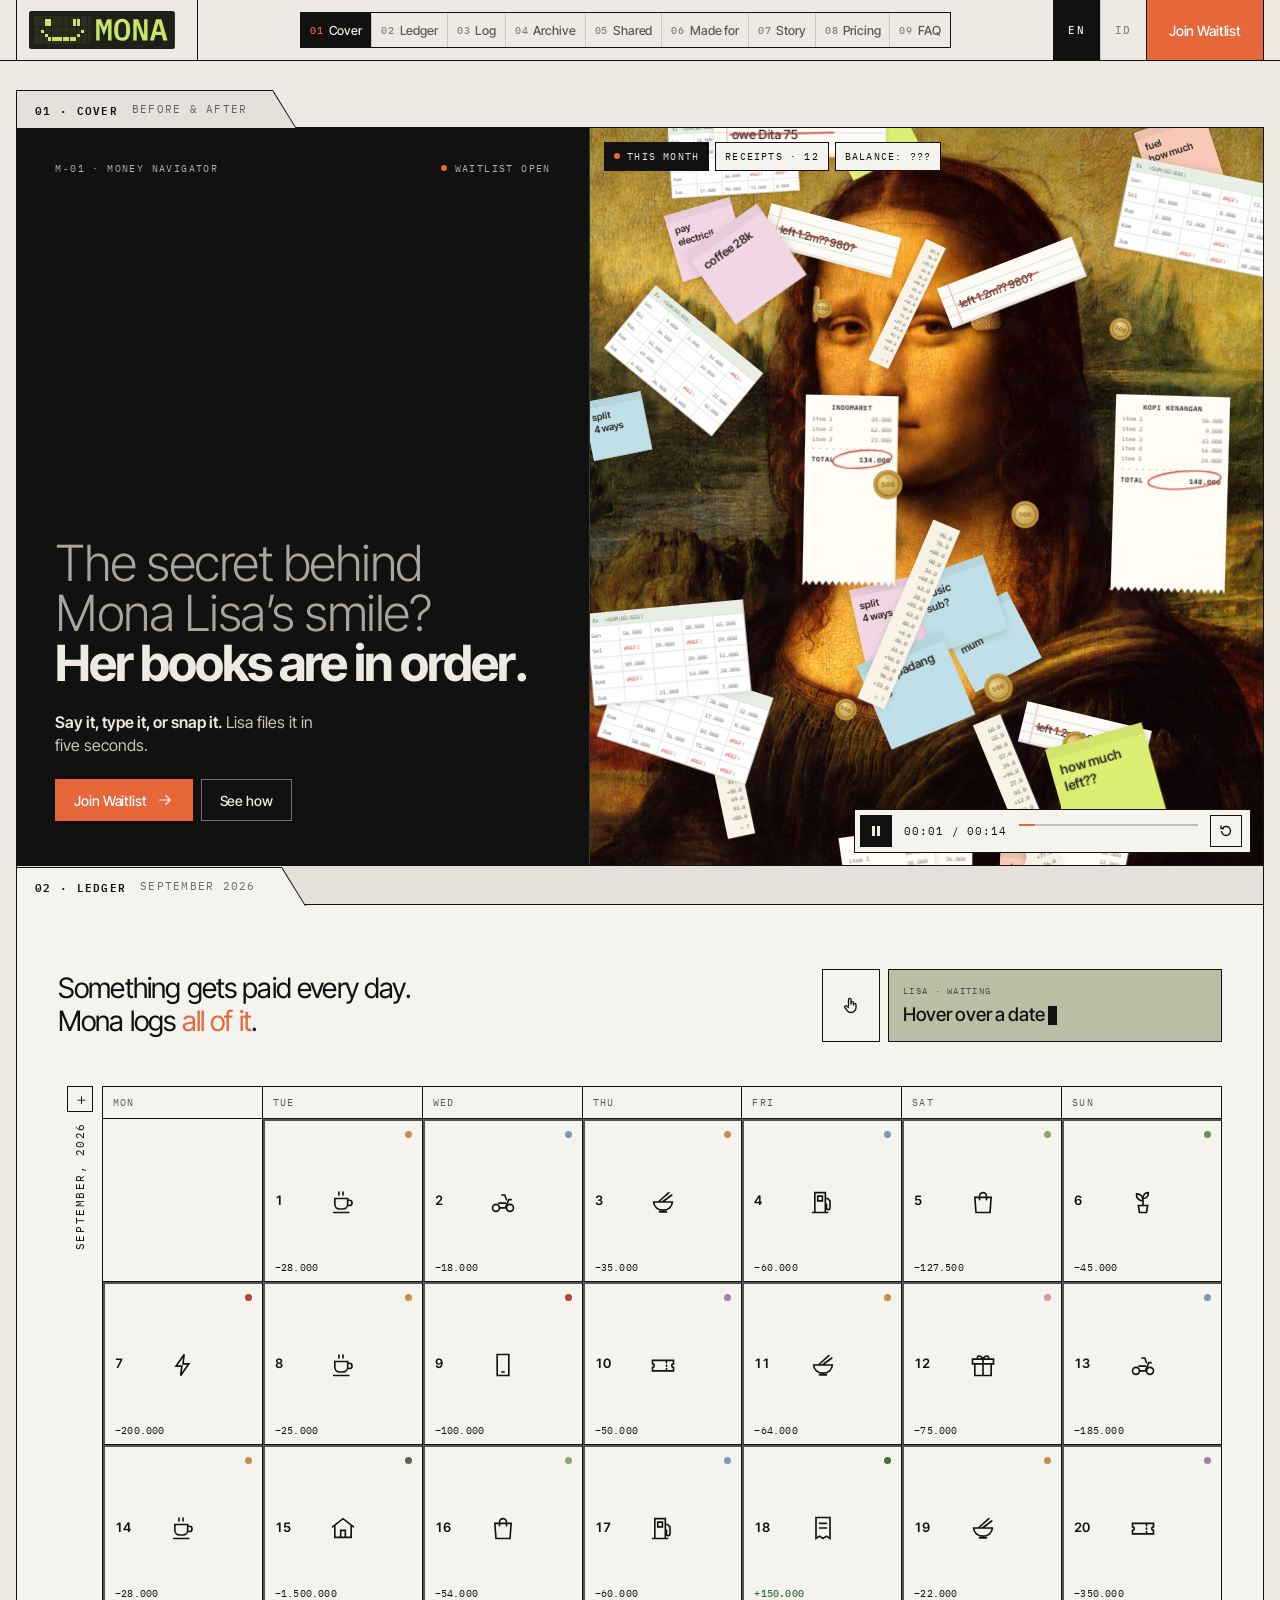
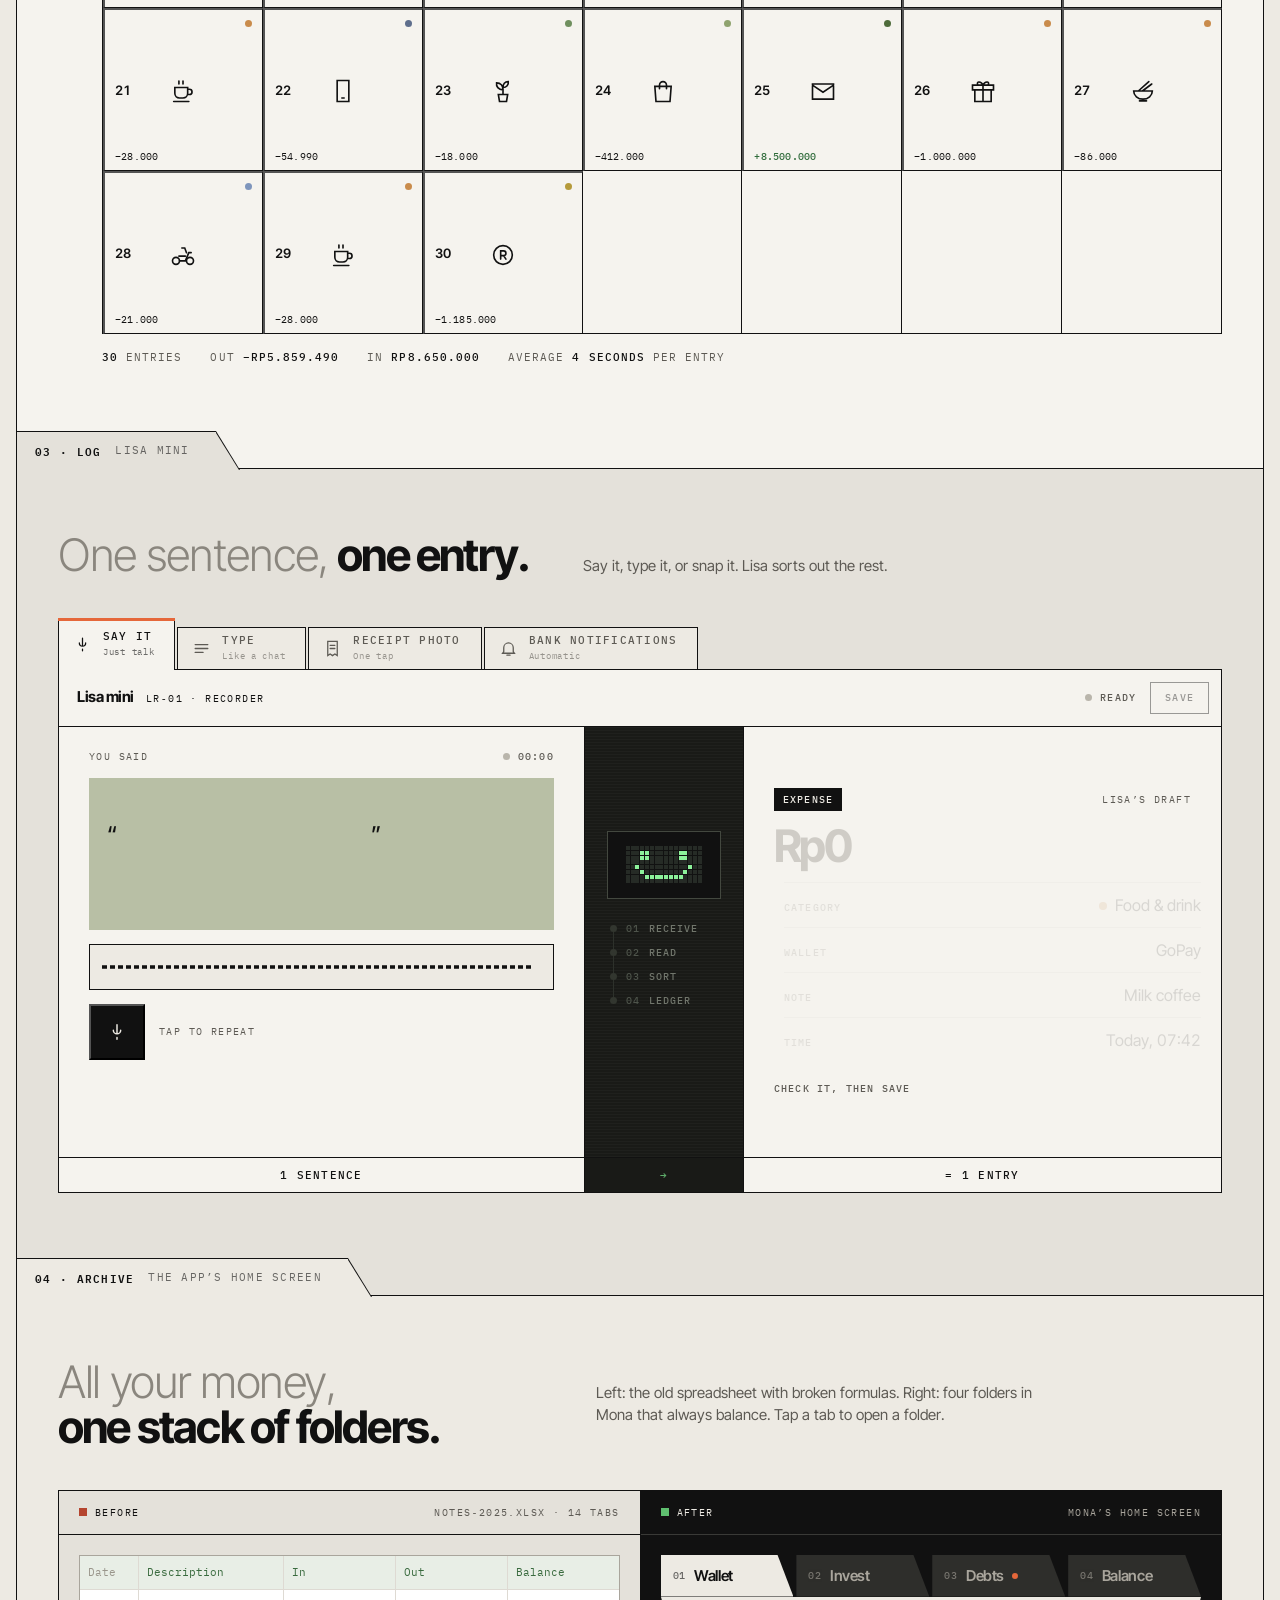
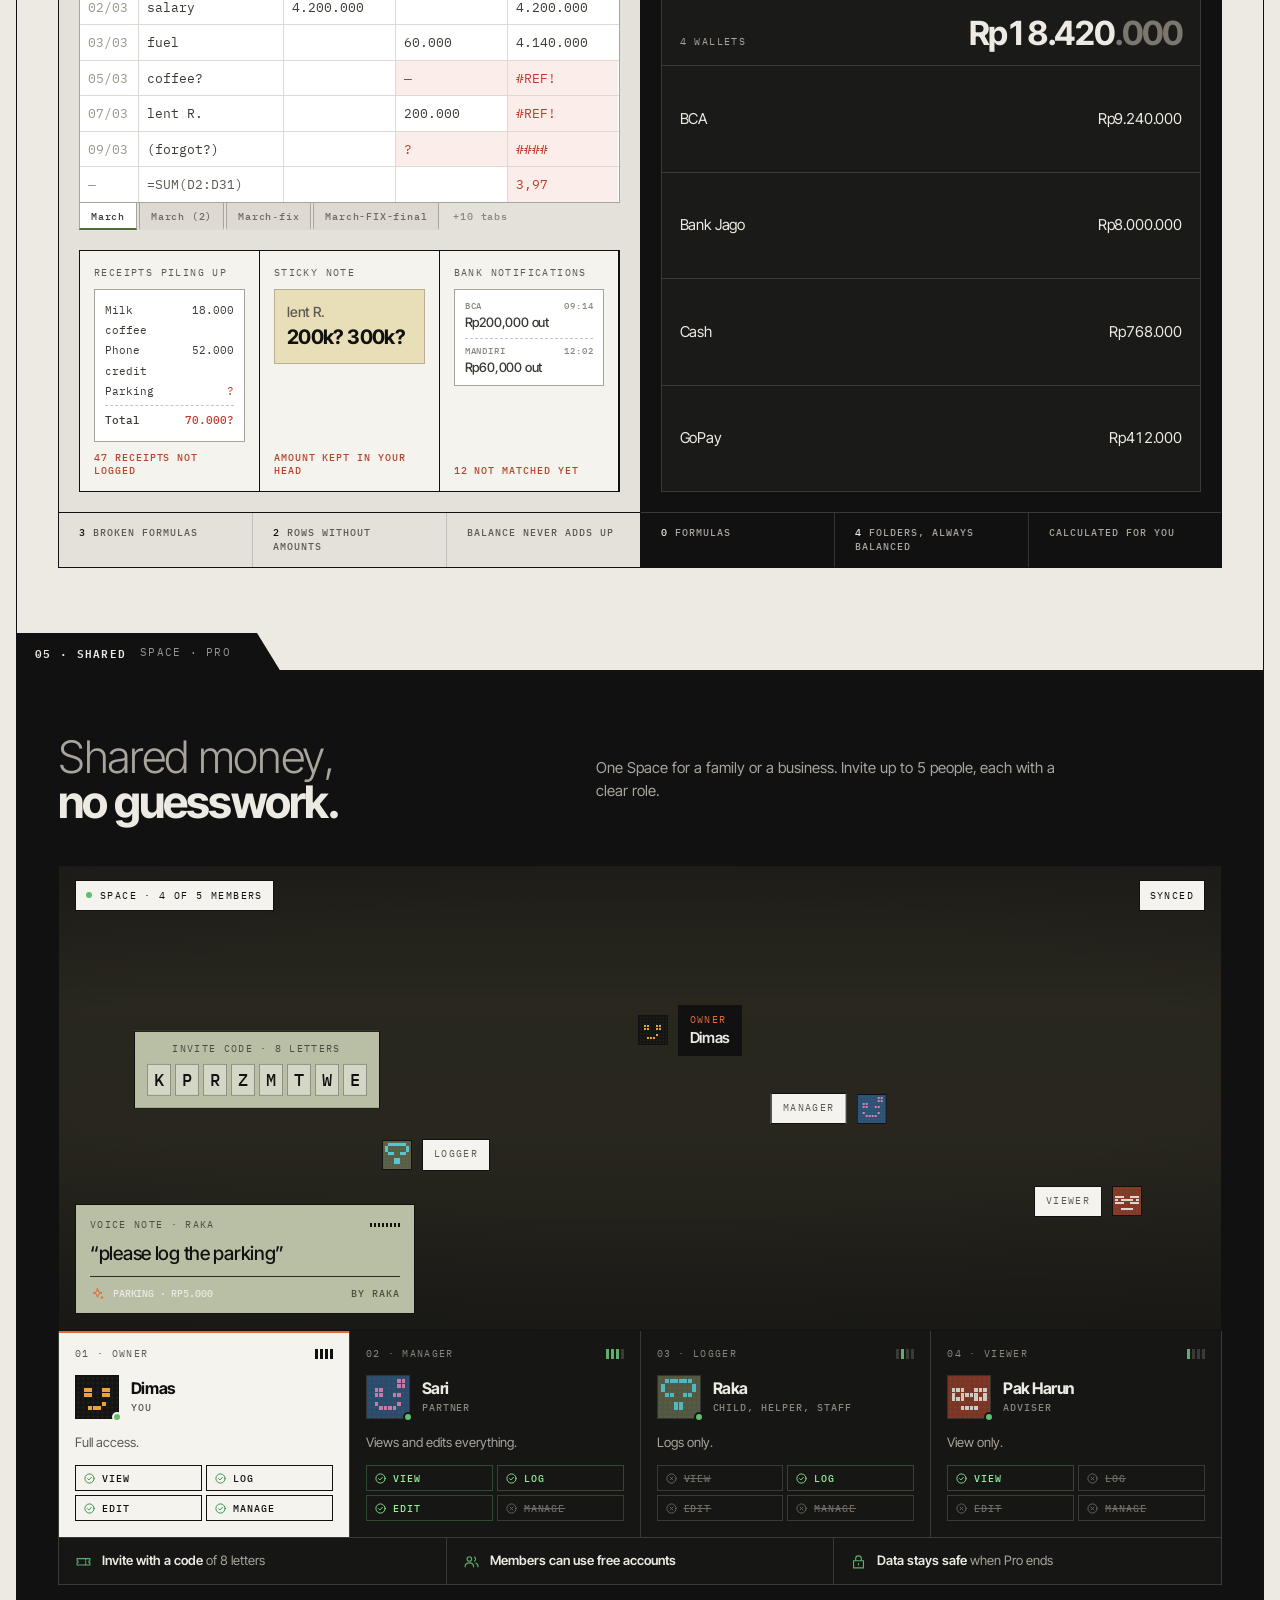
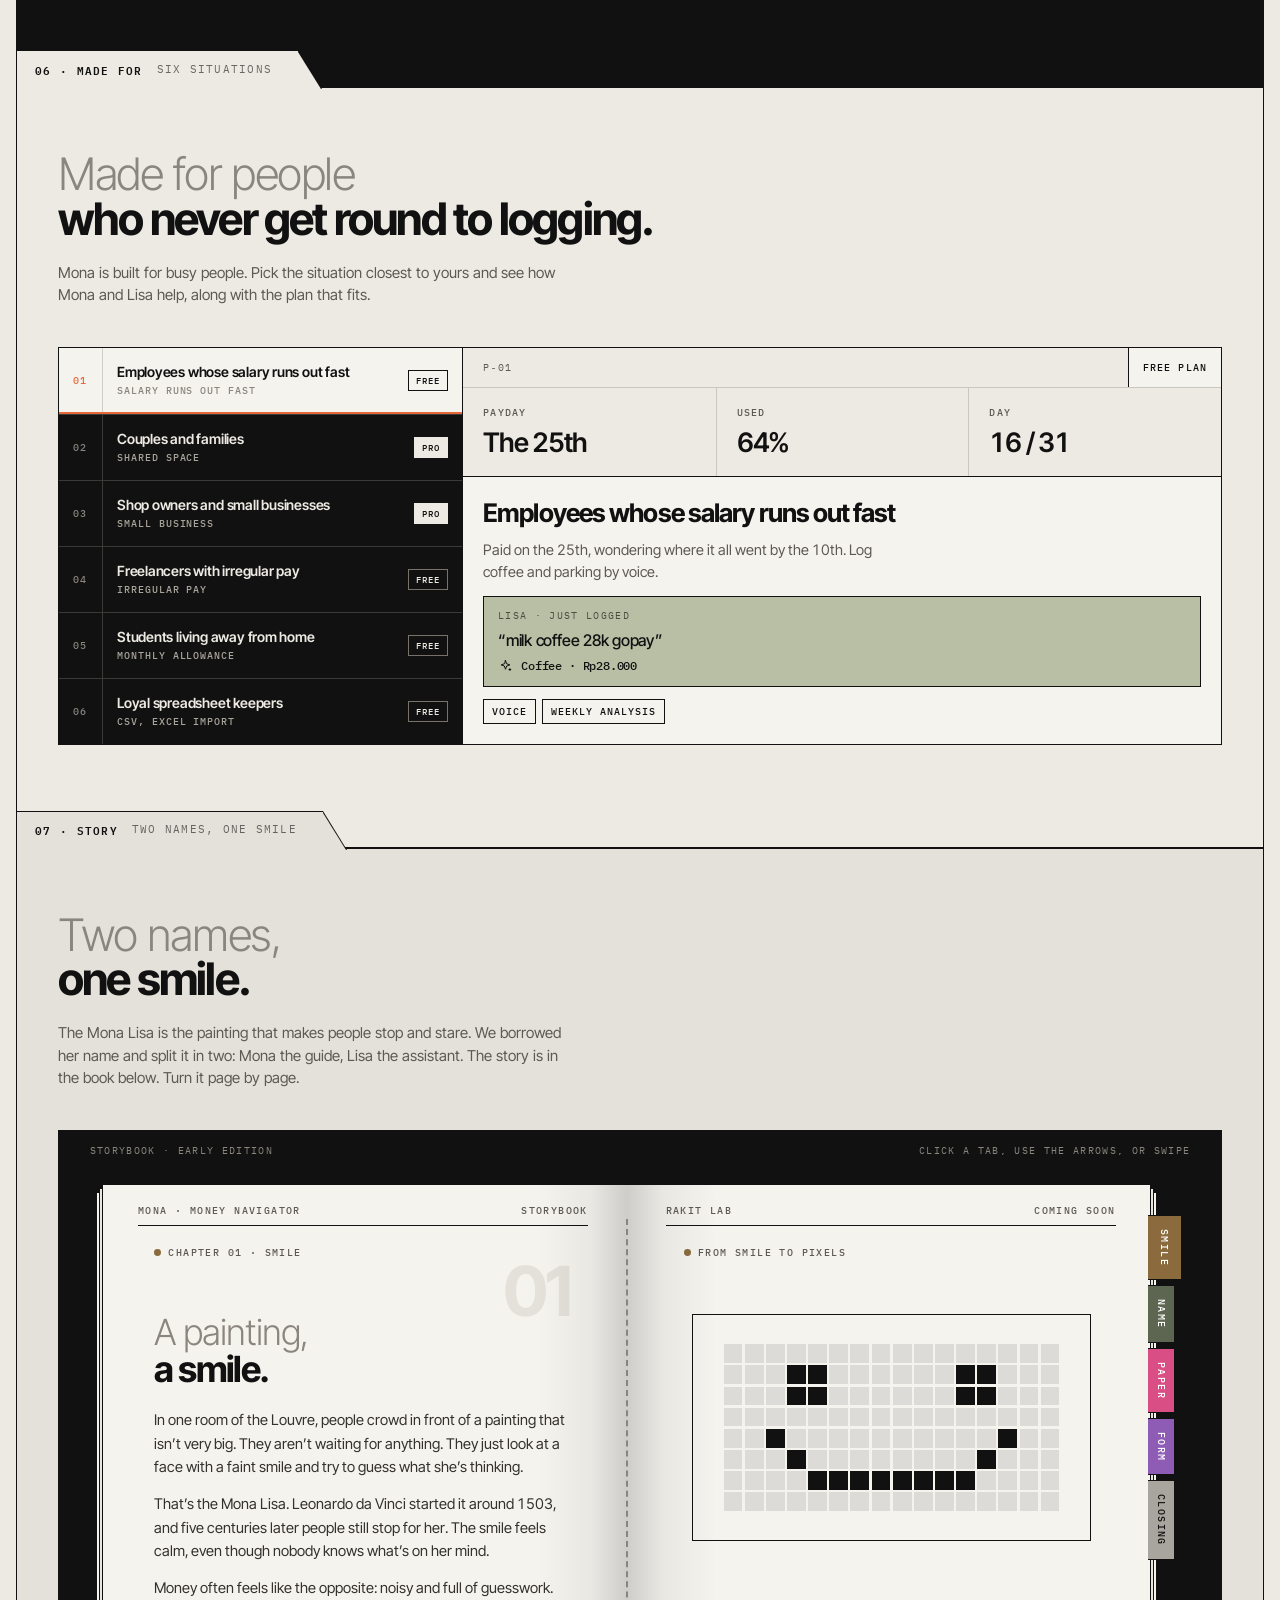
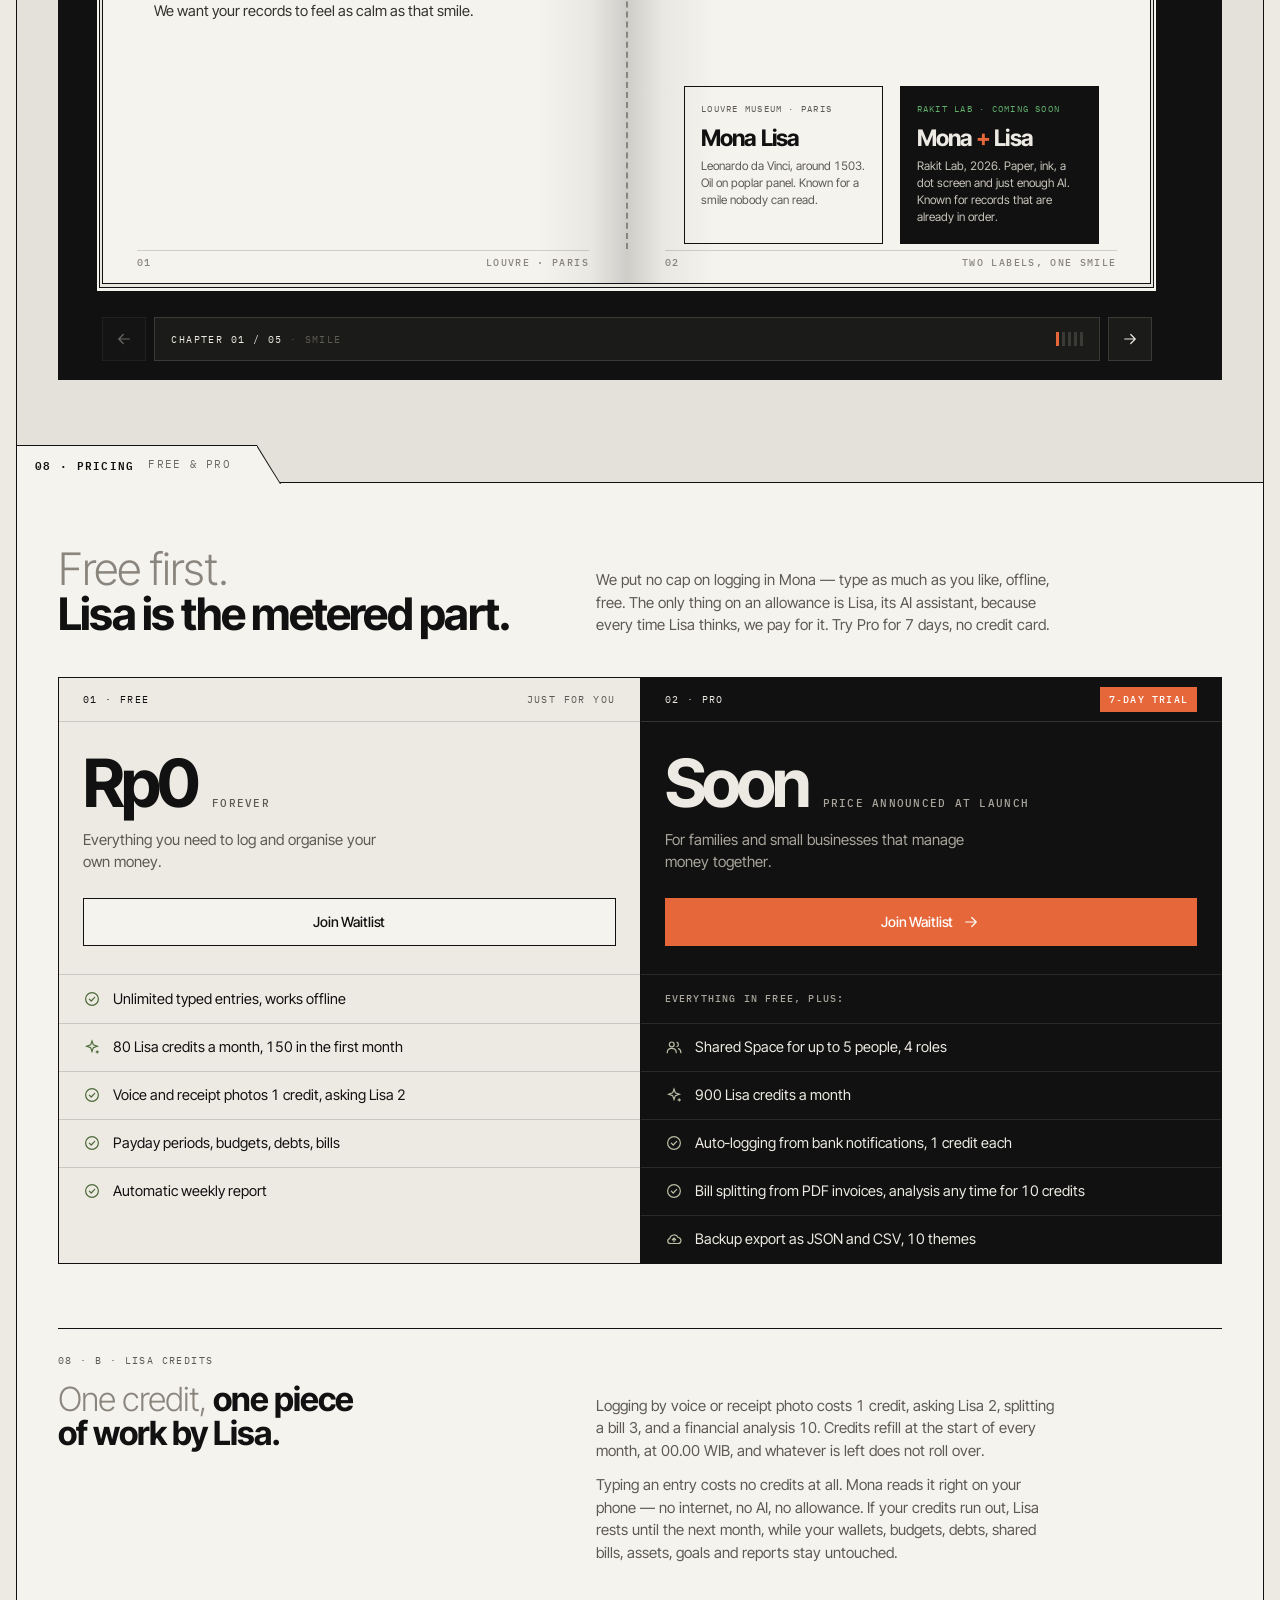
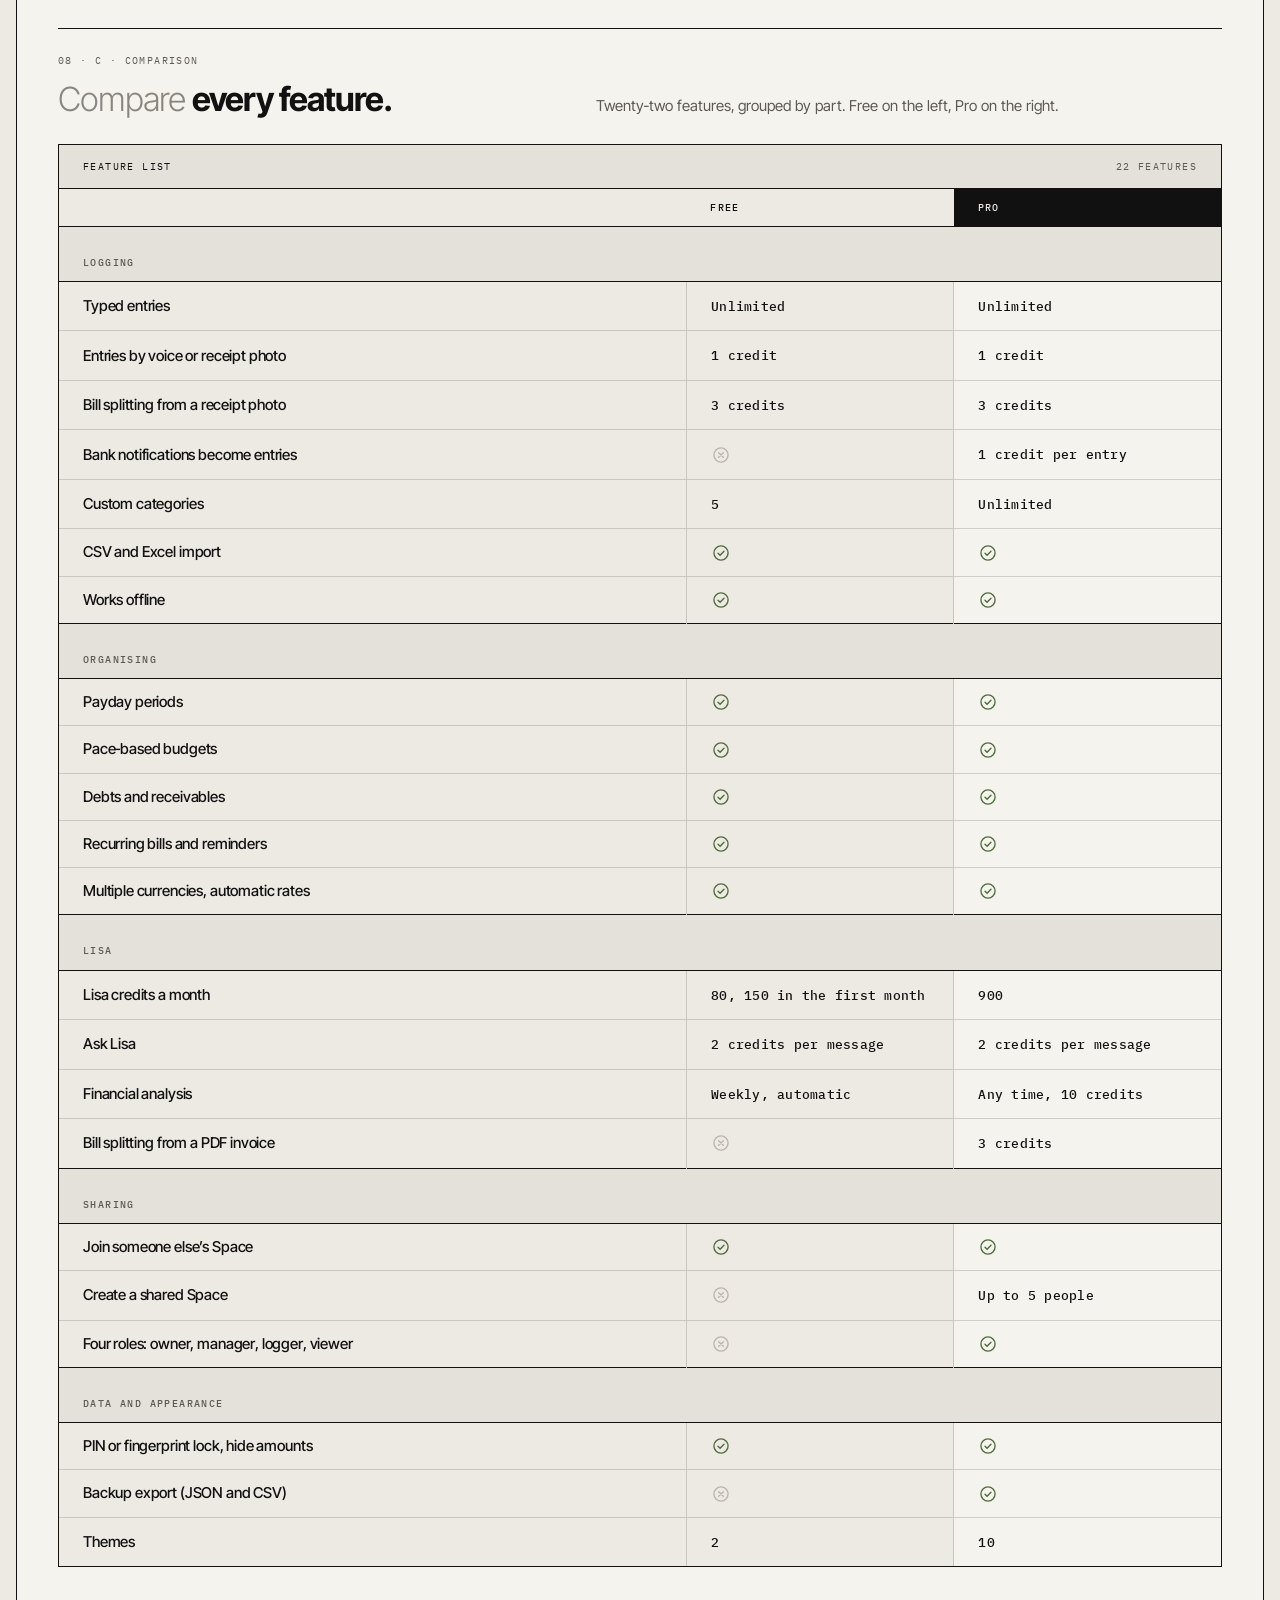
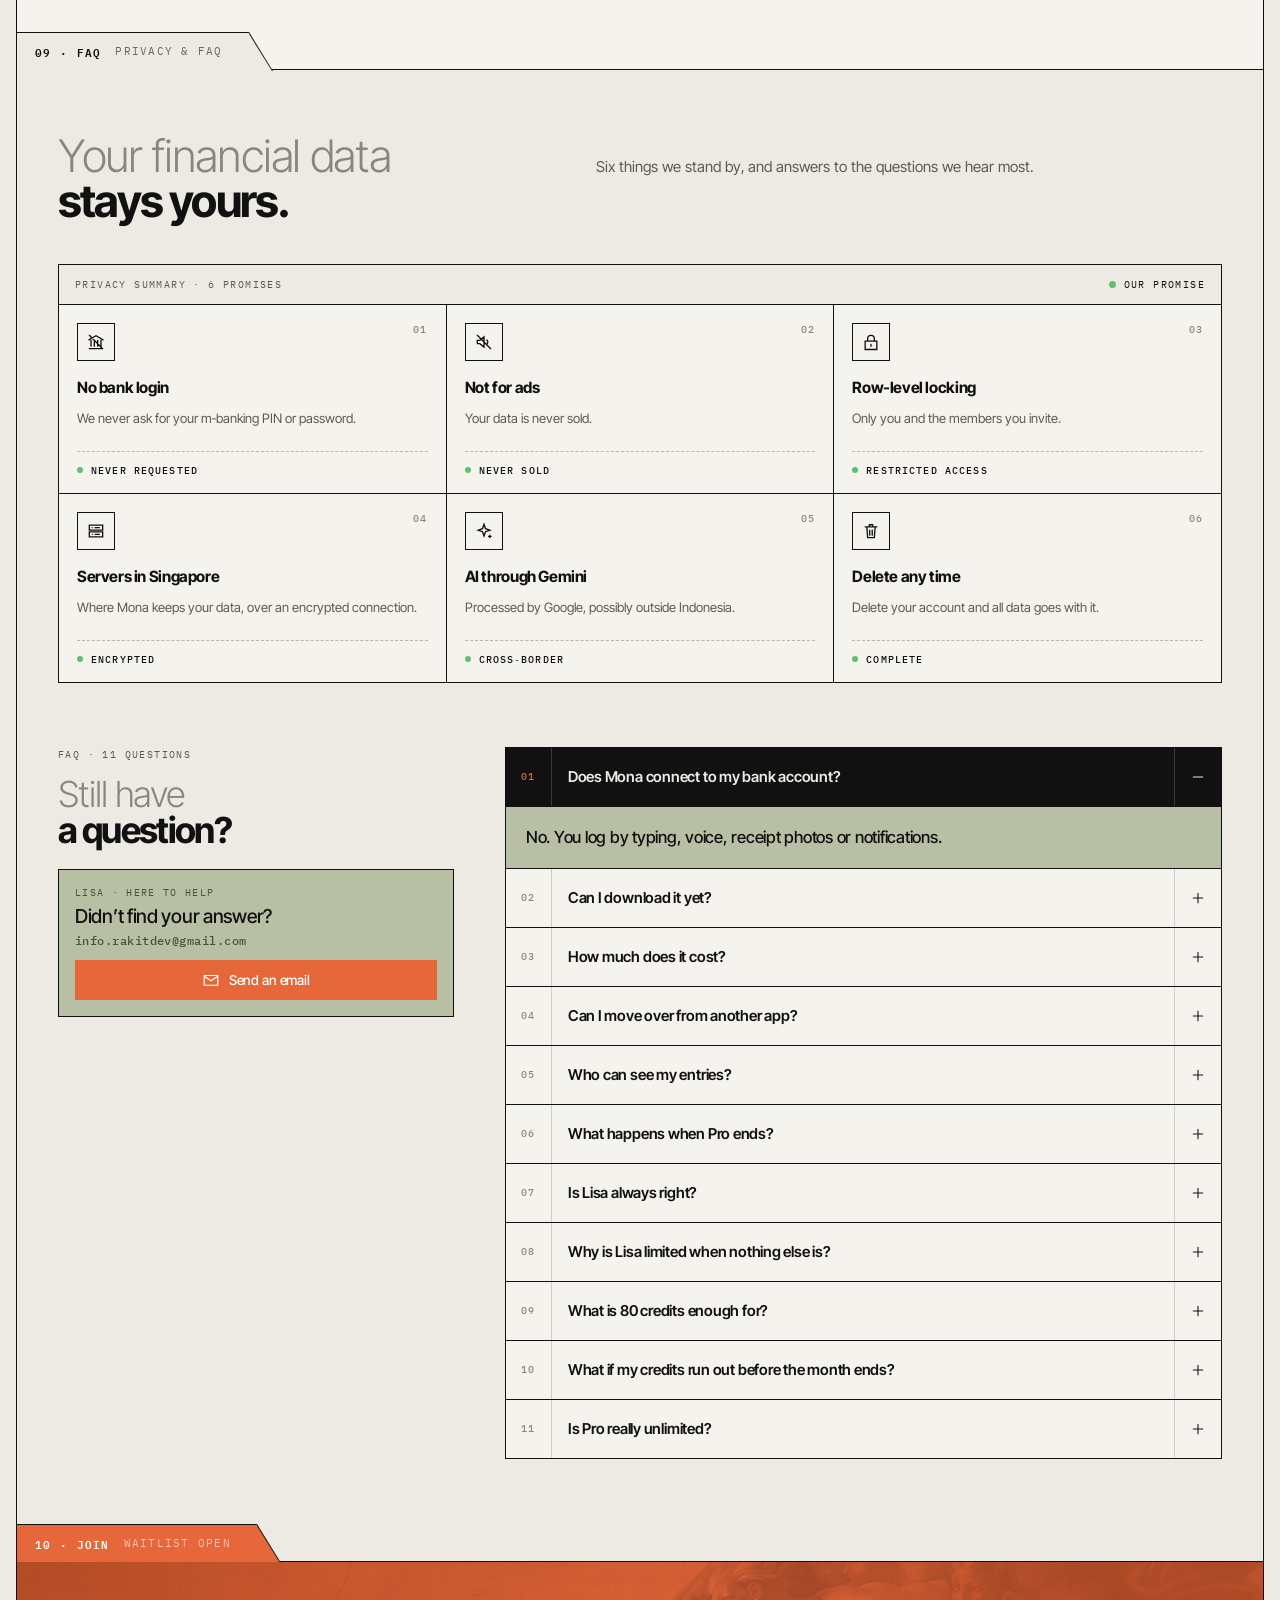
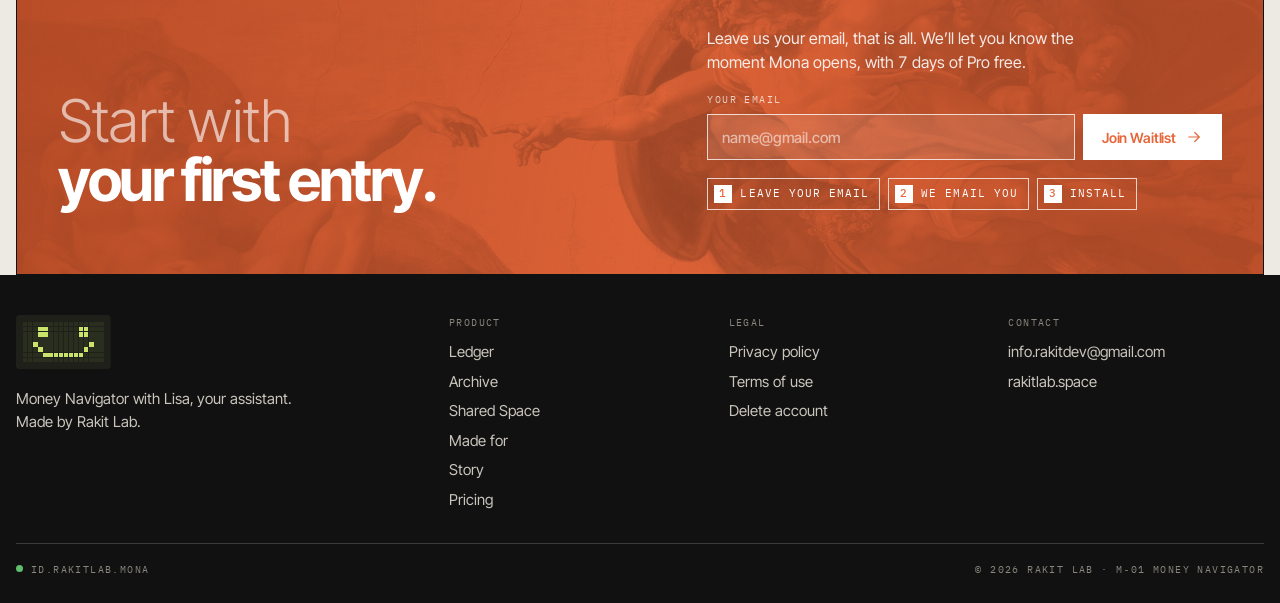
<file: index.html>
<!doctype html>
<html lang="id">
<head>
<meta charset="utf-8">
<meta name="viewport" content="width=device-width,initial-scale=1,viewport-fit=cover">
<style>body{margin:0;padding:0}img{max-width:100%}[hidden]{display:none!important}html.i18n-wait body{opacity:0}</style>
<script>(function(){var h=document.documentElement,l;try{l=(location.search.match(/[?&]lang=(en|id)\b/)||[])[1]||localStorage.getItem('mona-lang')}catch(e){}if(l!=='id')h.className+=' i18n-wait';setTimeout(function(){h.classList.remove('i18n-wait')},2500)})();</script>
<title>Mona — Money Navigator</title>
<meta name="description" content="Mona mencatat uangmu dalam lima detik. Ucapkan, ketik, atau foto struk.">
<link rel="preconnect" href="https://fonts.googleapis.com">
<link rel="preconnect" href="https://fonts.gstatic.com" crossorigin>
<link rel="stylesheet" href="https://fonts.googleapis.com/css2?family=IBM+Plex+Mono:wght@400;500&family=Inter+Tight:wght@300;400;500;600;700;800&display=swap">
<link rel="stylesheet" href="assets/mona.css?v=20261022g">
<link rel="icon" href="assets/favicon.svg" type="image/svg+xml">
<link rel="icon" href="assets/favicon-32.png" sizes="32x32" type="image/png">
<link rel="icon" href="assets/favicon-16.png" sizes="16x16" type="image/png">
<link rel="apple-touch-icon" href="assets/favicon-180.png">
<link rel="shortcut icon" href="assets/favicon.ico">


<svg width="0" height="0" style="position:absolute" aria-hidden="true">
  <defs>
    <!-- Ikon gaya app: grid 24, garis 1,6, ujung bulat, tanpa isi -->
    <symbol id="i-mic" viewBox="0 0 24 24"><path d="M12 4v10M8 10a4 4 0 0 0 8 0M12 18v2"/></symbol>
    <symbol id="i-keys" viewBox="0 0 24 24"><path d="M4 7h16M4 12h16M4 17h10"/></symbol>
    <symbol id="i-receipt" viewBox="0 0 24 24"><path d="M6 3h12v18l-3-2-3 2-3-2-3 2zM9 8h6M9 12h6"/></symbol>
    <symbol id="i-bell" viewBox="0 0 24 24"><path d="M6 16V11a6 6 0 0 1 12 0v5l1.5 2h-15zM10 20.5h4"/></symbol>
    <symbol id="i-arrow" viewBox="0 0 24 24"><path d="M5 12h14M13 6l6 6-6 6"/></symbol>
    <symbol id="i-tap" viewBox="0 0 24 24"><path d="M9 13V5.5a1.5 1.5 0 0 1 3 0V11M12 11V9.5a1.5 1.5 0 0 1 3 0V12M15 11.5a1.5 1.5 0 0 1 3 0V15a6 6 0 0 1-6 6h-.5a5 5 0 0 1-4-2l-2.8-3.8a1.5 1.5 0 0 1 2.4-1.8L9 15"/></symbol>
    <symbol id="i-cup" viewBox="0 0 24 24"><path d="M5 9h11v5a4 4 0 0 1-4 4H9a4 4 0 0 1-4-4zM16 10.5h1.5a2.25 2.25 0 0 1 0 4.5H16M8.5 3.5v2.5M12 3.5v2.5M4 21h13"/></symbol>
    <symbol id="i-moto" viewBox="0 0 24 24"><circle cx="6" cy="17" r="3"/><circle cx="18" cy="17" r="3"/><path d="M9 17h5l3-7h2M15 10l-1.5-4H11M8.5 13H14"/></symbol>
    <symbol id="i-pump" viewBox="0 0 24 24"><path d="M5 21V4h9v17M3 21h13M7.5 7h4v4h-4zM14 9h2l2 2v6a1.5 1.5 0 0 1-3 0v-3h-1"/></symbol>
    <symbol id="i-bag" viewBox="0 0 24 24"><path d="M5 8h14l-1 13H6zM9 10V7a3 3 0 0 1 6 0v3"/></symbol>
    <symbol id="i-bowl" viewBox="0 0 24 24"><path d="M4 12h16a8 7 0 0 1-16 0zM9 20.5h6M8 12l9-8M11.5 12l8-6"/></symbol>
    <symbol id="i-bolt" viewBox="0 0 24 24"><path d="M13 3L6 13h5l-1 8 7-10h-5z"/></symbol>
    <symbol id="i-phone" viewBox="0 0 24 24"><path d="M7 3h10v18H7zM11 18h2"/></symbol>
    <symbol id="i-ticket" viewBox="0 0 24 24"><path d="M3 8h18v3a1.5 1.5 0 0 0 0 3v3H3v-3a1.5 1.5 0 0 0 0-3zM15 8.5v1.5M15 12v1M15 15v1.5"/></symbol>
    <symbol id="i-env" viewBox="0 0 24 24"><path d="M3 6h18v13H3zM3 7l9 6 9-6"/></symbol>
    <symbol id="i-gift" viewBox="0 0 24 24"><path d="M5 11h14v10H5zM3 7h18v4H3zM12 7v14M12 7c-1.5-3.5-6-3.5-4.5-.5M12 7c1.5-3.5 6-3.5 4.5-.5"/></symbol>
    <symbol id="i-plant" viewBox="0 0 24 24"><path d="M8 15h8l-1 6H9zM12 15V8M12 11c-4 0-6-3-5.5-6 3.5 0 5.5 2.5 5.5 6zM12 9c3 0 5-2.5 4.5-5-3 0-4.5 2-4.5 5"/></symbol>
    <symbol id="i-house" viewBox="0 0 24 24"><path d="M3 11l9-7 9 7M5 9.5V20h14V9.5M10 20v-6h4v6"/></symbol>
    <symbol id="i-coin" viewBox="0 0 24 24"><circle cx="12" cy="12" r="8"/><path d="M10 15.5v-7h2.5a2 2 0 0 1 0 4H10M12.5 12.5l2 3"/></symbol>
    <symbol id="i-cal" viewBox="0 0 24 24"><path d="M4 5h16v15H4zM4 9h16M8 3v4M16 3v4M9 14.5l2 2 4-4"/></symbol>
    <symbol id="i-globe" viewBox="0 0 24 24"><circle cx="12" cy="12" r="8.5"/><path d="M3.5 12h17M12 3.5c-3 3-3 14 0 17M12 3.5c3 3 3 14 0 17"/></symbol>
    <symbol id="i-box" viewBox="0 0 24 24"><path d="M4 8l8-4 8 4v8l-8 4-8-4zM4 8l8 4 8-4M12 12v8"/></symbol>
    <symbol id="i-cloud" viewBox="0 0 24 24"><path d="M7 18h10a4 4 0 0 0 .5-8 6 6 0 0 0-11.3 1.5A3.3 3.3 0 0 0 7 18zM12 15.5V11M9.8 13L12 10.8l2.2 2.2"/></symbol>
    <symbol id="i-lock" viewBox="0 0 24 24"><path d="M5 11h14v10H5zM8 11V8a4 4 0 0 1 8 0v3M12 15v2"/></symbol>
    <symbol id="i-ok" viewBox="0 0 24 24"><circle cx="12" cy="12" r="8.5"/><path d="M8.4 12.2l2.5 2.5 4.7-4.9"/></symbol>
    <symbol id="i-no" viewBox="0 0 24 24"><circle cx="12" cy="12" r="8.5"/><path d="M9.2 9.2l5.6 5.6M14.8 9.2l-5.6 5.6"/></symbol>
    <symbol id="i-nobank" viewBox="0 0 24 24"><path d="M3.5 9.5L12 4.5l8.5 5M6 10v7M10 10v7M14 10v7M18 10v7M4 20h16M4 4l16 16"/></symbol>
    <symbol id="i-noad" viewBox="0 0 24 24"><path d="M4 10v4h3l5 4V6L7 10zM15.5 9.5a3.5 3.5 0 0 1 0 5M4 4l16 16"/></symbol>
    <symbol id="i-server" viewBox="0 0 24 24"><path d="M4 5h16v6H4zM4 13h16v6H4zM7.5 8h.01M7.5 16h.01M11 8h5M11 16h5"/></symbol>
    <symbol id="i-spark" viewBox="0 0 24 24"><path d="M12 4l1.8 5.2L19 11l-5.2 1.8L12 18l-1.8-5.2L5 11l5.2-1.8zM19 17v3M17.5 18.5h3"/></symbol>
    <symbol id="i-trash" viewBox="0 0 24 24"><path d="M5 7h14M10 7V4.5h4V7M7 7l1 13h8l1-13M10.5 11v6M13.5 11v6"/></symbol>
    <symbol id="i-mail" viewBox="0 0 24 24"><path d="M3 6h18v13H3zM3 7l9 6 9-6"/></symbol>
    <symbol id="i-ret" viewBox="0 0 28 28"><path d="M2 9V2h7M19 2h7v7M26 19v7h-7M9 26H2v-7"/><circle cx="14" cy="14" r="2.6"/></symbol>
    <symbol id="i-users" viewBox="0 0 24 24"><circle cx="9" cy="8.5" r="3.2"/><path d="M3 19.5c0-3.4 2.7-5.6 6-5.6s6 2.2 6 5.6M16 5.6a3.2 3.2 0 0 1 0 5.8M18 14.2c1.9.7 3.2 2.5 3.2 5.3"/></symbol>
    <symbol id="i-plus" viewBox="0 0 24 24"><path d="M12 5v14M5 12h14"/></symbol>
    <symbol id="i-minus" viewBox="0 0 24 24"><path d="M5 12h14"/></symbol>
  </defs>
</svg>

<header class="nav gut">
  <div class="nb">
    <a class="nlogo" href="#sampul" aria-label="Mona, kembali ke atas"><svg class="mlk" viewBox="27.34 26.94 1025.33 267.04" xmlns="http://www.w3.org/2000/svg" aria-hidden="true" focusable="false"><rect x="27.34" y="26.94" width="1025.33" height="267.04" rx="17.63" ry="17.63" fill="#1e2019"/><g shape-rendering="crispEdges"><path fill="#2a2e1f" d="M61.85 61.45h21.67v21.67h-21.67zM87.04 61.45h21.67v21.67h-21.67zM112.23 61.45h21.67v21.67h-21.67zM137.43 61.45h21.67v21.67h-21.67zM162.62 61.45h21.67v21.67h-21.67zM187.81 61.45h21.67v21.67h-21.67zM213 61.45h21.67v21.67h-21.67zM238.2 61.45h21.67v21.67h-21.67zM263.39 61.45h21.67v21.67h-21.67zM288.58 61.45h21.67v21.67h-21.67zM313.77 61.45h21.67v21.67h-21.67zM338.97 61.45h21.67v21.67h-21.67zM364.16 61.45h21.67v21.67h-21.67zM389.35 61.45h21.67v21.67h-21.67zM414.54 61.45h21.67v21.67h-21.67zM439.73 61.45h21.67v21.67h-21.67zM61.85 86.64h21.67v21.67h-21.67zM87.04 86.64h21.67v21.67h-21.67zM112.23 86.64h21.67v21.67h-21.67zM187.81 86.64h21.67v21.67h-21.67zM213 86.64h21.67v21.67h-21.67zM238.2 86.64h21.67v21.67h-21.67zM263.39 86.64h21.67v21.67h-21.67zM288.58 86.64h21.67v21.67h-21.67zM313.77 86.64h21.67v21.67h-21.67zM389.35 86.64h21.67v21.67h-21.67zM414.54 86.64h21.67v21.67h-21.67zM439.73 86.64h21.67v21.67h-21.67zM61.85 111.84h21.67v21.67h-21.67zM87.04 111.84h21.67v21.67h-21.67zM112.23 111.84h21.67v21.67h-21.67zM187.81 111.84h21.67v21.67h-21.67zM213 111.84h21.67v21.67h-21.67zM238.2 111.84h21.67v21.67h-21.67zM263.39 111.84h21.67v21.67h-21.67zM288.58 111.84h21.67v21.67h-21.67zM313.77 111.84h21.67v21.67h-21.67zM389.35 111.84h21.67v21.67h-21.67zM414.54 111.84h21.67v21.67h-21.67zM439.73 111.84h21.67v21.67h-21.67zM61.85 137.03h21.67v21.67h-21.67zM87.04 137.03h21.67v21.67h-21.67zM112.23 137.03h21.67v21.67h-21.67zM137.43 137.03h21.67v21.67h-21.67zM162.62 137.03h21.67v21.67h-21.67zM187.81 137.03h21.67v21.67h-21.67zM213 137.03h21.67v21.67h-21.67zM238.2 137.03h21.67v21.67h-21.67zM263.39 137.03h21.67v21.67h-21.67zM288.58 137.03h21.67v21.67h-21.67zM313.77 137.03h21.67v21.67h-21.67zM338.97 137.03h21.67v21.67h-21.67zM364.16 137.03h21.67v21.67h-21.67zM389.35 137.03h21.67v21.67h-21.67zM414.54 137.03h21.67v21.67h-21.67zM439.73 137.03h21.67v21.67h-21.67zM61.85 162.22h21.67v21.67h-21.67zM87.04 162.22h21.67v21.67h-21.67zM137.43 162.22h21.67v21.67h-21.67zM162.62 162.22h21.67v21.67h-21.67zM187.81 162.22h21.67v21.67h-21.67zM213 162.22h21.67v21.67h-21.67zM238.2 162.22h21.67v21.67h-21.67zM263.39 162.22h21.67v21.67h-21.67zM288.58 162.22h21.67v21.67h-21.67zM313.77 162.22h21.67v21.67h-21.67zM338.97 162.22h21.67v21.67h-21.67zM364.16 162.22h21.67v21.67h-21.67zM414.54 162.22h21.67v21.67h-21.67zM439.73 162.22h21.67v21.67h-21.67zM61.85 187.41h21.67v21.67h-21.67zM87.04 187.41h21.67v21.67h-21.67zM112.23 187.41h21.67v21.67h-21.67zM162.62 187.41h21.67v21.67h-21.67zM187.81 187.41h21.67v21.67h-21.67zM213 187.41h21.67v21.67h-21.67zM238.2 187.41h21.67v21.67h-21.67zM263.39 187.41h21.67v21.67h-21.67zM288.58 187.41h21.67v21.67h-21.67zM313.77 187.41h21.67v21.67h-21.67zM338.97 187.41h21.67v21.67h-21.67zM389.35 187.41h21.67v21.67h-21.67zM414.54 187.41h21.67v21.67h-21.67zM439.73 187.41h21.67v21.67h-21.67zM61.85 212.6h21.67v21.67h-21.67zM87.04 212.6h21.67v21.67h-21.67zM112.23 212.6h21.67v21.67h-21.67zM137.43 212.6h21.67v21.67h-21.67zM364.16 212.6h21.67v21.67h-21.67zM389.35 212.6h21.67v21.67h-21.67zM414.54 212.6h21.67v21.67h-21.67zM439.73 212.6h21.67v21.67h-21.67zM61.85 237.8h21.67v21.67h-21.67zM87.04 237.8h21.67v21.67h-21.67zM112.23 237.8h21.67v21.67h-21.67zM137.43 237.8h21.67v21.67h-21.67zM162.62 237.8h21.67v21.67h-21.67zM187.81 237.8h21.67v21.67h-21.67zM213 237.8h21.67v21.67h-21.67zM238.2 237.8h21.67v21.67h-21.67zM263.39 237.8h21.67v21.67h-21.67zM288.58 237.8h21.67v21.67h-21.67zM313.77 237.8h21.67v21.67h-21.67zM338.97 237.8h21.67v21.67h-21.67zM364.16 237.8h21.67v21.67h-21.67zM389.35 237.8h21.67v21.67h-21.67zM414.54 237.8h21.67v21.67h-21.67zM439.73 237.8h21.67v21.67h-21.67z"/><path fill="#c9e36b" d="M112.23 162.22h21.67v21.67h-21.67zM389.35 162.22h21.67v21.67h-21.67zM137.43 187.41h21.67v21.67h-21.67zM364.16 187.41h21.67v21.67h-21.67zM162.62 212.6h21.67v21.67h-21.67zM187.81 212.6h21.67v21.67h-21.67zM213 212.6h21.67v21.67h-21.67zM238.2 212.6h21.67v21.67h-21.67zM263.39 212.6h21.67v21.67h-21.67zM288.58 212.6h21.67v21.67h-21.67zM313.77 212.6h21.67v21.67h-21.67zM338.97 212.6h21.67v21.67h-21.67z"/><path class="e" fill="#c9e36b" d="M137.43 86.64h21.67v21.67h-21.67zM162.62 86.64h21.67v21.67h-21.67zM338.97 86.64h21.67v21.67h-21.67zM364.16 86.64h21.67v21.67h-21.67zM137.43 111.84h21.67v21.67h-21.67zM162.62 111.84h21.67v21.67h-21.67zM338.97 111.84h21.67v21.67h-21.67zM364.16 111.84h21.67v21.67h-21.67z"/></g><g fill="#c9e36b"><path d="M583.06,164.94l1.28-43.26h-1.93l-28.91,76.87-28.91-76.87h-1.93l1.28,43.26v69.17h-24.41V84.64h33.41l20.77,55.03h1.5l20.98-55.03h31.26v149.47h-24.41v-69.17Z"/><path d="M681.98,236.67c-9.71,0-18.13-1.75-25.27-5.25-7.14-3.5-13.03-8.53-17.67-15.1-4.64-6.57-8.07-14.63-10.28-24.2-2.22-9.56-3.32-20.48-3.32-32.76s1.1-23.02,3.32-32.66c2.21-9.64,5.64-17.74,10.28-24.3,4.64-6.57,10.53-11.6,17.67-15.1,7.14-3.5,15.56-5.25,25.27-5.25,19.41,0,33.69,6.78,42.83,20.34,9.13,13.56,13.7,32.55,13.7,56.96s-4.57,43.4-13.7,56.96c-9.14,13.56-23.41,20.34-42.83,20.34ZM681.98,213.97c10.28,0,17.52-3.66,21.73-10.98,4.21-7.32,6.32-17.46,6.32-30.4v-26.45c0-12.94-2.11-23.07-6.32-30.39-4.21-7.32-11.46-10.98-21.73-10.98s-17.53,3.66-21.73,10.98c-4.21,7.32-6.32,17.46-6.32,30.39v26.45c0,12.94,2.1,23.08,6.32,30.4,4.21,7.32,11.46,10.98,21.73,10.98Z"/><path d="M786.69,126.82h-2.14v107.28h-23.98V84.64h34.48l39.19,107.28h2.14v-107.28h23.98v149.47h-34.48l-39.19-107.28Z"/><path d="M970.85,234.1l-10.49-38.12h-44.33l-10.28,38.12h-28.27l41.97-149.47h38.97l42.18,149.47h-29.76ZM939.16,112.26h-1.71l-16.49,61.03h34.69l-16.49-61.03Z"/></g></svg></a>
    <nav class="nidx" aria-label="Bagian halaman">
      <div class="nsel" id="nsel"><span class="nind" id="nind" aria-hidden="true"></span>
        <a href="#sampul" title="Sampul"><i>01</i><span>Sampul</span></a>
        <a href="#buku" title="Buku"><i>02</i><span>Buku</span></a>
        <a href="#catat" title="Catat"><i>03</i><span>Catat</span></a>
        <a href="#arsip" title="Arsip"><i>04</i><span>Arsip</span></a>
        <a href="#bersama" title="Bersama"><i>05</i><span>Bersama</span></a>
        <a href="#cocok" title="Cocok untuk"><i>06</i><span>Cocok</span></a>
        <a href="#cerita" title="Cerita"><i>07</i><span>Cerita</span></a>
        <a href="#harga" title="Harga"><i>08</i><span>Harga</span></a>
        <a href="#tanya" title="Tanya"><i>09</i><span>Tanya</span></a>
      </div>
    </nav>
    <div class="nact">
      <div class="lang" role="group" aria-label="Language"><button type="button" data-lang="en" aria-pressed="true">EN</button><button type="button" data-lang="id" aria-pressed="false">ID</button></div>
      <a class="key or nbtn" href="#gabung">Join Waitlist <svg class="ic"><use href="#i-arrow"/></svg></a>
      <button type="button" class="nmenu" id="nmenu" aria-expanded="false" aria-controls="nsheet" aria-label="Buka menu"><svg class="ic"><use href="#i-keys"/></svg></button>
    </div>
    <span class="nprog" aria-hidden="true"><i id="nprog"></i></span>
  </div>
  <div class="nsheet" id="nsheet" hidden>
    <a href="#sampul"><i>01</i>Sampul</a><a href="#buku"><i>02</i>Buku</a><a href="#catat"><i>03</i>Catat</a><a href="#arsip"><i>04</i>Arsip</a><a href="#bersama"><i>05</i>Bersama</a><a href="#cocok"><i>06</i>Cocok untuk</a><a href="#cerita"><i>07</i>Cerita</a><a href="#harga"><i>08</i>Harga</a><a href="#tanya"><i>09</i>Tanya</a><a href="#gabung"><i>10</i>Gabung</a>
  </div>
</header>

<main class="gut"><div class="page stack">

<!-- 01 SAMPUL -->
<section class="folder f-film" id="sampul" style="--fb:var(--well)">
  <div class="tab"><b>01 · Sampul</b><span>Sebelum &amp; sesudah</span></div>
  <div class="film">
    <div class="stage">
      <canvas id="fc" aria-label="Animasi: struk, catatan tempel, dan spreadsheet berserakan di depan lukisan Mona Lisa, lalu Lisa merapikannya ke dalam map arsip"></canvas>
      <div class="fcap" id="fcap" aria-live="off"><span class="rec">Bulan ini</span><span>Struk · 47</span><span>Saldo: ???</span></div>
      <div class="ctrl"><div class="bar">
        <button type="button" id="play" aria-label="Jeda animasi"><svg width="12" height="12" viewBox="0 0 12 12"><rect x="2" y="1" width="3" height="10" fill="currentColor"/><rect x="7" y="1" width="3" height="10" fill="currentColor"/></svg></button>
        <span class="tc" id="tc">00:00 / 00:14</span><span class="pr"><i id="pr"></i></span>
        <button type="button" class="alt" id="replay" aria-label="Putar ulang"><svg width="14" height="14" viewBox="0 0 14 14" fill="none" stroke="currentColor" stroke-width="1.4"><path d="M2.5 7a4.5 4.5 0 1 0 1.4-3.3"/><path d="M2 1.5v3h3"/></svg></button>
      </div></div>
    </div>
    <div class="fcopy">
      <div class="fc-top cap"><span>M-01 · Money Navigator</span><span><i></i>Daftar tunggu dibuka</span></div>
      <div class="fc-main">
        <h1><span class="lt">Rahasia senyum Mona Lisa?</span>Catatannya sudah rapi.</h1>
        <p class="lede"><b>Ucapkan, ketik, atau foto.</b> Lisa mengarsipkannya dalam lima detik.</p>
        <div class="row"><a class="key or" href="#gabung">Join Waitlist <svg class="ic"><use href="#i-arrow"/></svg></a><a class="key" href="#buku">Lihat caranya</a></div>
      </div>
    </div>
  </div>
</section>

<!-- 02 BUKU -->
<section class="folder" id="buku" style="--fb:var(--key)">
  <div class="tab"><b>02 · Buku</b><span>September 2026</span></div>
  <div class="cal-top">
    <p class="stmt">Setiap hari ada yang dibayar. Mona mencatat <span class="hl">semuanya</span>.</p>
    <div class="lhint" id="lhint">
      <span class="ib" aria-hidden="true"><svg class="ic"><use href="#i-tap"/></svg></span>
      <div class="lscr lcd" aria-live="polite">
                <div class="lt2"><span class="cap" id="lhc">Lisa · menunggu</span><b id="lhm">Arahkan ke tanggal</b></div>
      </div>
    </div>
  </div>
  <div class="cal">
    <div class="mlabel"><span class="pl">+</span><span>September, 2026</span></div>
    <div class="calw" id="calw">
      <div class="grid7" id="cal"></div>
      <div class="vcur" id="vcur" aria-hidden="true"><svg viewBox="0 0 24 24"><path d="M4 2.5v16l4.2-3.9 2.9 6.4 3-1.4-2.9-6.2 5.7-.4z" fill="#111" stroke="#F5F3EE" stroke-width="1.4" stroke-linejoin="round"/></svg><i class="rg"></i><span class="vt" id="vct">Arahkan</span></div>
      <div class="pop" id="pop" aria-hidden="true"></div>
      <div class="sum" id="sum"></div>
    </div>
  </div>
</section>

<!-- 03 CATAT -->
<section class="folder" id="catat" style="--fb:var(--well)">
  <div class="tab"><b>03 · Catat</b><span>Lisa mini</span></div>
  <div class="fh fh-one">
    <h2 class="one"><span class="lt">Satu kalimat,</span>satu catatan.</h2>
    <p>Ucapkan, ketik, atau foto. Lisa memilah sisanya.</p>
  </div>
  <div class="scene">
    <div class="lm" id="lm" data-m="0" data-s="0">
      <div class="lm-tabs" role="tablist" aria-label="Cara mencatat">
        <button type="button" role="tab" data-m="0" aria-selected="true"><i class="prog"></i><svg class="ic"><use href="#i-mic"/></svg><span class="tk"><span><span class="lg">Ucapkan</span><span class="sh">Suara</span></span><small>Bicara saja</small></span></button>
        <button type="button" role="tab" data-m="1" aria-selected="false"><i class="prog"></i><svg class="ic"><use href="#i-keys"/></svg><span class="tk"><span>Ketik</span><small>Seperti chat</small></span></button>
        <button type="button" role="tab" data-m="2" aria-selected="false"><i class="prog"></i><svg class="ic"><use href="#i-receipt"/></svg><span class="tk"><span><span class="lg">Foto struk</span><span class="sh">Struk</span></span><small>Satu ketukan</small></span></button>
        <button type="button" role="tab" data-m="3" aria-selected="false"><i class="prog"></i><svg class="ic"><use href="#i-bell"/></svg><span class="tk"><span><span class="lg">Notifikasi bank</span><span class="sh">Notif</span></span><small>Otomatis</small></span></button>
      </div>
      <div class="lm-dev">
        <div class="lm-top">
          <div class="t"><b>Lisa mini</b><span class="cap">LR-01 · Perekam</span></div>
          <div class="r"><span class="lm-st"><i></i><span id="lmSt">Siap</span></span><button type="button" class="sk" id="lmSk" disabled>Simpan</button></div>
        </div>
        <div class="lm-body">
          <div class="lm-in" id="lmIn"></div>
          <div class="lm-mid">
            <div class="medal"><div class="face" id="face" aria-hidden="true"></div></div>
            <ul class="stg" id="lmStg"><li><i></i><b>01</b>Terima</li><li><i></i><b>02</b>Baca</li><li><i></i><b>03</b>Pilah</li><li><i></i><b>04</b>Buku</li></ul>
            <span class="lm-ms" id="lmMs">&nbsp;</span>
          </div>
          <div class="lm-out" id="lmOut"></div>
        </div>
        <div class="lm-foot"><span id="fl">1 kalimat</span><span>→</span><span id="fr">= 1 catatan</span></div>
      </div>
    </div>
  </div>
</section>

<!-- 04 ARSIP -->
<section class="folder" id="arsip" style="--fb:var(--paper)">
  <div class="tab"><b>04 · Arsip</b><span>Halaman depan app</span></div>
  <div class="fh">
    <h2><span class="lt">Semua uangmu,</span>satu tumpukan map.</h2>
    <p>Kiri: spreadsheet lama dengan rumus yang patah. Kanan: empat map di Mona yang selalu seimbang. Ketuk tab untuk membuka map.</p>
  </div>
  <div class="ax" id="ax">
    <div class="ax-p ax-old" aria-label="Sebelum: spreadsheet lama">
      <div class="ax-h"><span class="cap"><i></i>Sebelum</span><span class="cap mute">catatan-2025.xlsx · 14 tab</span></div>
      <div class="xl" role="table" aria-label="Contoh spreadsheet lama">
        <div class="xr xhd" role="row"><span role="columnheader">Tgl</span><span role="columnheader">Keterangan</span><span role="columnheader">Masuk</span><span role="columnheader">Keluar</span><span role="columnheader">Saldo</span></div>
        <div class="xr" role="row"><span>02/03</span><span>gaji</span><span>4.200.000</span><span></span><span>4.200.000</span></div>
        <div class="xr" role="row"><span>03/03</span><span>bensin</span><span></span><span>60.000</span><span>4.140.000</span></div>
        <div class="xr" role="row"><span>05/03</span><span>kopi?</span><span></span><span class="er">—</span><span class="er">#REF!</span></div>
        <div class="xr" role="row"><span>07/03</span><span>pinjam R.</span><span></span><span>200.000</span><span class="er">#REF!</span></div>
        <div class="xr" role="row"><span>09/03</span><span>(lupa?)</span><span></span><span class="er">?</span><span class="er">####</span></div>
        <div class="xr" role="row"><span>—</span><span class="mute">=SUM(D2:D31)</span><span></span><span></span><span class="er">3,97</span></div>
      </div>
      <div class="xtabs" aria-hidden="true"><span class="on">Maret</span><span>Maret (2)</span><span>Maret-fix</span><span>Maret-FIX-final</span><span class="mo">+10 tab</span></div>
      <div class="pp">
        <div class="pp-i">
          <span class="cap">Struk menumpuk</span>
          <div class="rcp2">
            <div><span>Kopi susu</span><span>18.000</span></div>
            <div><span>Pulsa</span><span>52.000</span></div>
            <div><span>Parkir</span><span class="q">?</span></div>
            <div class="t"><span>Total</span><span class="q">70.000?</span></div>
          </div>
          <span class="pp-n"><b>47</b> struk belum dicatat</span>
        </div>
        <div class="pp-i">
          <span class="cap">Catatan tempel</span>
          <div class="note">pinjam R.<b>200rb? 300rb?</b></div>
          <span class="pp-n">Nominal cuma diingat-ingat</span>
        </div>
        <div class="pp-i">
          <span class="cap">Notifikasi bank</span>
          <div class="ntf2">
            <div class="nr"><span>BCA</span><span>09:14</span></div>
            <b>Rp200.000 keluar</b>
            <div class="nr nx"><span>Mandiri</span><span>12:02</span></div>
            <b>Rp60.000 keluar</b>
          </div>
          <span class="pp-n"><b>12</b> belum dicocokkan</span>
        </div>
      </div>
      <div class="ax-f"><span><b>3</b> rumus patah</span><span><b>2</b> baris tanpa jumlah</span><span>Saldo tak pernah cocok</span></div>
    </div>
    <div class="ax-p ax-new">
      <div class="ax-h"><span class="cap"><i class="ok"></i>Sesudah</span><span class="cap mute">Halaman depan Mona</span></div>
      <div class="fo" id="fo">
        <div class="fo-tabs" role="tablist" aria-label="Map arsip">
          <button type="button" role="tab" aria-selected="true" data-f="0"><i>01</i>Dompet</button>
          <button type="button" role="tab" aria-selected="false" data-f="1"><i>02</i>Investasi</button>
          <button type="button" role="tab" aria-selected="false" data-f="2"><i>03</i>Kewajiban</button>
          <button type="button" role="tab" aria-selected="false" data-f="3"><i>04</i>Neraca</button>
        </div>
        <div class="fo-body">
          <div class="fo-pane on" role="tabpanel" data-f="0"><div class="fo-sum"><span class="cap mute">4 dompet</span><b>Rp18.420<s>.000</s></b></div><ul class="fo-rows"><li><span>BCA</span><span>Rp9.240.000</span></li><li><span>Bank Jago</span><span>Rp8.000.000</span></li><li><span>Tunai</span><span>Rp768.000</span></li><li><span>GoPay</span><span>Rp412.000</span></li></ul></div>
          <div class="fo-pane" role="tabpanel" data-f="1"><div class="fo-sum"><span class="cap mute">Emas · saham · reksa dana</span><b>Rp241.800<s>.000</s></b></div><ul class="fo-rows"><li><span>Saham</span><span>Rp112.300.000</span></li><li><span>Emas · 60 gram</span><span>Rp96.000.000</span></li><li><span>Reksa dana</span><span>Rp33.500.000</span></li></ul></div>
          <div class="fo-pane" role="tabpanel" data-f="2"><div class="fo-sum"><span class="cap mute">Cicilan &amp; tagihan</span><b class="neg">−Rp11.870<s>.000</s></b></div><ul class="fo-rows"><li><span>Cicilan motor · 8 bln lagi</span><span>−Rp7.200.000</span></li><li><span>Kartu kredit</span><span>−Rp3.420.000</span></li><li><span>Paylater</span><span>−Rp1.250.000</span></li></ul></div>
          <div class="fo-pane" role="tabpanel" data-f="3"><div class="fo-sum"><span class="cap mute">Kekayaan bersih · Sep 2026</span><b>Rp248.350<s>.000</s></b></div><ul class="fo-rows"><li><span>Aset</span><span>Rp260.220.000</span></li><li><span>Kewajiban</span><span>−Rp11.870.000</span></li><li class="t"><span>Bersih</span><span>Rp248.350.000</span></li></ul></div>
        </div>
      </div>
      <div class="ax-f"><span><b>0</b> rumus</span><span><b>4</b> map, selalu seimbang</span><span>Dihitung otomatis</span></div>
    </div>
  </div>
</section>

<!-- 05 BERSAMA -->
<section class="folder dk" id="bersama" style="--fb:var(--ink)">
  <div class="tab"><b>05 · Bersama</b><span>Space · Pro</span></div>
  <div class="fh">
    <h2><span class="lt">Uang bersama,</span>tanpa saling tebak.</h2>
    <p>Satu Space untuk keluarga atau usaha. Undang hingga 5 orang, dengan peran yang jelas.</p>
  </div>
  <div class="bs" id="bs" data-a="0">
    <picture><source media="(max-width:600px)" srcset="assets/last-supper-tall.jpg"><img class="bs-art" id="bsArt" src="assets/last-supper.jpg" alt="" aria-hidden="true" decoding="async"></picture>
    <div class="bs-top cap"><span class="bs-chip"><i></i>Space · 4 dari 5 anggota</span><span class="bs-chip">Sinkron</span></div>
    <div class="bs-gap" aria-hidden="true">
      <span class="sp"></span><span class="ln"></span>
      <div class="bs-code lcd"><span class="cap">Kode undangan · 8 huruf</span><span class="cells"><i style="--n:0">K</i><i style="--n:1">P</i><i style="--n:2">R</i><i style="--n:3">Z</i><i style="--n:4">M</i><i style="--n:5">T</i><i style="--n:6">W</i><i style="--n:7">E</i></span></div>
    </div>
    <button type="button" class="bs-pin" data-r="2" style="--x:29%;--y:62%;--mx:12%;--my:64%" aria-label="Pencatat: Raka, anak, ART, staf"><span class="rt"><span class="av" aria-hidden="true">R</span></span><span class="tg"><span class="cap">Pencatat</span><b>Raka</b></span></button>
    <button type="button" class="bs-pin on" data-r="0" style="--x:51%;--y:33%;--mx:12%;--my:17%" aria-label="Pemilik: Dimas, kamu"><span class="rt"><span class="av" aria-hidden="true">D</span></span><span class="tg"><span class="cap">Pemilik</span><b>Dimas</b></span></button>
    <button type="button" class="bs-pin l" data-r="1" style="--x:70%;--y:52%;--mx:88%;--my:17%" aria-label="Pengelola: Sari, pasangan"><span class="rt"><span class="av" aria-hidden="true">S</span></span><span class="tg"><span class="cap">Pengelola</span><b>Sari</b></span></button>
    <button type="button" class="bs-pin l" data-r="3" style="--x:92%;--y:72%;--mx:88%;--my:64%" aria-label="Pengamat: Pak Harun, konsultan"><span class="rt"><span class="av" aria-hidden="true">H</span></span><span class="tg"><span class="cap">Pengamat</span><b>Pak Harun</b></span></button>
    <div class="bs-vn lcd">
      <div class="vt"><span class="cap">Pesan suara · Raka</span><span class="wv" aria-hidden="true"><i style="--n:0"></i><i style="--n:1"></i><i style="--n:2"></i><i style="--n:3"></i><i style="--n:4"></i><i style="--n:5"></i><i style="--n:6"></i><i style="--n:7"></i></span></div>
      <q>“tolong catat parkirnya ya”</q>
      <div class="vr"><svg class="ic"><use href="#i-spark"/></svg><b>Parkir · Rp5.000</b><em>oleh Raka</em></div>
    </div>
  </div>
  <div class="bs-roles" id="bsr" role="group" aria-label="Peran di Space">
    <button type="button" class="bs-role on" data-r="0" aria-pressed="true"><span class="rh"><span class="cap">01 · Pemilik</span><span class="lv" aria-hidden="true"><i class="y"></i><i class="y"></i><i class="y"></i><i class="y"></i></span></span><span class="rp"><span class="avw"><span class="av" aria-hidden="true">D</span><i class="pres"></i></span><span class="rn"><span class="nm">Dimas</span><span class="rl">kamu</span></span></span><span class="ds">Akses penuh.</span><span class="pm"><span class="y"><svg class="ic"><use href="#i-ok"/></svg>Lihat</span><span class="y"><svg class="ic"><use href="#i-ok"/></svg>Catat</span><span class="y"><svg class="ic"><use href="#i-ok"/></svg>Ubah</span><span class="y"><svg class="ic"><use href="#i-ok"/></svg>Kelola</span></span></button>
    <button type="button" class="bs-role" data-r="1" aria-pressed="false"><span class="rh"><span class="cap">02 · Pengelola</span><span class="lv" aria-hidden="true"><i class="y"></i><i class="y"></i><i class="y"></i><i></i></span></span><span class="rp"><span class="avw"><span class="av" aria-hidden="true">S</span><i class="pres"></i></span><span class="rn"><span class="nm">Sari</span><span class="rl">pasangan</span></span></span><span class="ds">Lihat dan ubah semua.</span><span class="pm"><span class="y"><svg class="ic"><use href="#i-ok"/></svg>Lihat</span><span class="y"><svg class="ic"><use href="#i-ok"/></svg>Catat</span><span class="y"><svg class="ic"><use href="#i-ok"/></svg>Ubah</span><span class="n"><svg class="ic"><use href="#i-no"/></svg>Kelola</span></span></button>
    <button type="button" class="bs-role" data-r="2" aria-pressed="false"><span class="rh"><span class="cap">03 · Pencatat</span><span class="lv" aria-hidden="true"><i></i><i class="y"></i><i></i><i></i></span></span><span class="rp"><span class="avw"><span class="av" aria-hidden="true">R</span><i class="pres"></i></span><span class="rn"><span class="nm">Raka</span><span class="rl">anak, ART, staf</span></span></span><span class="ds">Hanya mencatat.</span><span class="pm"><span class="n"><svg class="ic"><use href="#i-no"/></svg>Lihat</span><span class="y"><svg class="ic"><use href="#i-ok"/></svg>Catat</span><span class="n"><svg class="ic"><use href="#i-no"/></svg>Ubah</span><span class="n"><svg class="ic"><use href="#i-no"/></svg>Kelola</span></span></button>
    <button type="button" class="bs-role" data-r="3" aria-pressed="false"><span class="rh"><span class="cap">04 · Pengamat</span><span class="lv" aria-hidden="true"><i class="y"></i><i></i><i></i><i></i></span></span><span class="rp"><span class="avw"><span class="av" aria-hidden="true">H</span><i class="pres"></i></span><span class="rn"><span class="nm">Pak Harun</span><span class="rl">konsultan</span></span></span><span class="ds">Hanya melihat.</span><span class="pm"><span class="y"><svg class="ic"><use href="#i-ok"/></svg>Lihat</span><span class="n"><svg class="ic"><use href="#i-no"/></svg>Catat</span><span class="n"><svg class="ic"><use href="#i-no"/></svg>Ubah</span><span class="n"><svg class="ic"><use href="#i-no"/></svg>Kelola</span></span></button>
  </div>
  <div class="bs-notes">
    <span><svg class="ic"><use href="#i-ticket"/></svg><span><b>Undang lewat kode</b> 8 huruf</span></span>
    <span><svg class="ic"><use href="#i-users"/></svg><b>Anggota boleh akun gratis</b></span>
    <span><svg class="ic"><use href="#i-lock"/></svg><span><b>Data aman</b> saat Pro berakhir</span></span>
  </div>
</section>

<!-- 06 COCOK UNTUK -->
<section class="folder" id="cocok" style="--fb:var(--paper)">
  <div class="tab"><b>06 · Cocok untuk</b><span>Enam situasi</span></div>
  <div class="fh wide">
    <h2><span class="lt">Cocok untuk kamu</span>yang tak sempat mencatat.</h2>
    <p>Mona dibuat untuk orang yang sibuk. Pilih situasi yang paling mirip denganmu, dan lihat bagaimana Mona dan Lisa membantunya, lengkap dengan paket yang pas.</p>
  </div>
  <div class="sit" id="sit">
    <div class="sit-list" role="tablist" aria-label="Situasi" aria-orientation="vertical">
      <button type="button" class="sit-t on" role="tab" id="st0" aria-selected="true" aria-controls="sp0" tabindex="0"><i>01</i><span class="tt"><b class="lg">Karyawan yang gajiannya cepat habis</b><b class="sm">Karyawan</b><small>Gajian cepat habis</small></span><em>Gratis</em><span class="prog" aria-hidden="true"></span></button>
      <button type="button" class="sit-t" role="tab" id="st1" aria-selected="false" aria-controls="sp1" tabindex="-1"><i>02</i><span class="tt"><b class="lg">Pasangan dan keluarga</b><b class="sm">Keluarga</b><small>Space bersama</small></span><em class="p">Pro</em><span class="prog" aria-hidden="true"></span></button>
      <button type="button" class="sit-t" role="tab" id="st2" aria-selected="false" aria-controls="sp2" tabindex="-1"><i>03</i><span class="tt"><b class="lg">Pemilik warung dan usaha kecil</b><b class="sm">Warung</b><small>Usaha kecil</small></span><em class="p">Pro</em><span class="prog" aria-hidden="true"></span></button>
      <button type="button" class="sit-t" role="tab" id="st3" aria-selected="false" aria-controls="sp3" tabindex="-1"><i>04</i><span class="tt"><b class="lg">Freelancer dengan bayaran tak menentu</b><b class="sm">Freelancer</b><small>Bayaran tak menentu</small></span><em>Gratis</em><span class="prog" aria-hidden="true"></span></button>
      <button type="button" class="sit-t" role="tab" id="st4" aria-selected="false" aria-controls="sp4" tabindex="-1"><i>05</i><span class="tt"><b class="lg">Anak kos dan mahasiswa</b><b class="sm">Anak kos</b><small>Kiriman bulanan</small></span><em>Gratis</em><span class="prog" aria-hidden="true"></span></button>
      <button type="button" class="sit-t" role="tab" id="st5" aria-selected="false" aria-controls="sp5" tabindex="-1"><i>06</i><span class="tt"><b class="lg">Pencatat setia spreadsheet</b><b class="sm">Spreadsheet</b><small>Impor CSV, Excel</small></span><em>Gratis</em><span class="prog" aria-hidden="true"></span></button>
    </div>
    <div class="sit-view">
      <article class="sit-p on done" role="tabpanel" id="sp0" aria-labelledby="st0"><div class="kp"><div class="kp-h"><span class="pn cap">P-01</span><span class="chip">Paket Gratis</span></div><dl><div><dt>Gajian</dt><dd>Tanggal 25</dd></div><div><dt>Terpakai</dt><dd>64%</dd></div><div><dt>Hari ke</dt><dd>16 / 31</dd></div></dl></div><div class="bd"><h3>Karyawan yang gajiannya cepat habis</h3><p class="ds">Gajian tanggal 25, tanggal 10 sudah bertanya-tanya uangnya ke mana. Catat kopi dan parkir lewat suara.</p><div class="lc lcd"><span class="cap">Lisa · baru dicatat</span><q data-t="“kopi susu 28 ribu gopay”">“kopi susu 28 ribu gopay”</q><span class="rs"><svg class="ic"><use href="#i-spark"/></svg><b>Kopi · Rp28.000</b></span></div><div class="ft"><span>Suara</span><span>Analisis mingguan</span></div></div></article>
      <article class="sit-p" role="tabpanel" id="sp1" aria-labelledby="st1"><div class="kp"><div class="kp-h"><span class="pn cap">P-02</span><span class="chip p"><i></i>Paket Pro</span></div><dl><div><dt>Anggota</dt><dd>4 / 5</dd></div><div><dt>Catatan minggu ini</dt><dd>38</dd></div><div><dt>Peran</dt><dd>4</dd></div></dl></div><div class="bd"><h3>Pasangan dan keluarga</h3><p class="ds">Belanja dicatat berdua. Kamu sebagai pemilik, pasangan ikut mengelola, anak atau ART cukup mencatat.</p><div class="lc lcd"><span class="cap">Lisa · baru dicatat</span><q data-t="“beli beras 65 ribu”">“beli beras 65 ribu”</q><span class="rs"><svg class="ic"><use href="#i-spark"/></svg><b>Belanja · Rp65.000 · oleh Pasangan</b></span></div><div class="ft"><span>Space bersama</span><span>Empat peran</span></div></div></article>
      <article class="sit-p" role="tabpanel" id="sp2" aria-labelledby="st2"><div class="kp"><div class="kp-h"><span class="pn cap">P-03</span><span class="chip p"><i></i>Paket Pro</span></div><dl><div><dt>Laba minggu ini</dt><dd>+Rp1.240.000</dd></div><div><dt>Pencatat</dt><dd>2 staf</dd></div><div><dt>Kategori usaha</dt><dd>3</dd></div></dl></div><div class="bd"><h3>Pemilik warung dan usaha kecil</h3><p class="ds">Modal, jualan, dan uang dapur tidak lagi bercampur. Staf mencatat, kamu memantau, konsultan cukup melihat.</p><div class="lc lcd"><span class="cap">Lisa · baru dicatat</span><q data-t="“beli plastik kemasan 85 ribu”">“beli plastik kemasan 85 ribu”</q><span class="rs"><svg class="ic"><use href="#i-spark"/></svg><b>Usaha · Rp85.000 · oleh Staf</b></span></div><div class="ft"><span>Space bersama</span><span>Pencatat</span><span>Pengamat</span></div></div></article>
      <article class="sit-p" role="tabpanel" id="sp3" aria-labelledby="st3"><div class="kp"><div class="kp-h"><span class="pn cap">P-04</span><span class="chip">Paket Gratis</span></div><dl><div><dt>Masuk bulan ini</dt><dd>+Rp7.500.000</dd></div><div><dt>Rata-rata 3 bulan</dt><dd>Rp6.200.000</dd></div><div><dt>Proyek</dt><dd>3</dd></div></dl></div><div class="bd"><h3>Freelancer dengan bayaran tak menentu</h3><p class="ds">Bayaran masuk kapan saja. Catat sekali, lalu lihat apakah bulan ini cukup.</p><div class="lc lcd"><span class="cap">Lisa · baru dicatat</span><q data-t="“terima bayaran desain 3 juta”">“terima bayaran desain 3 juta”</q><span class="rs"><svg class="ic"><use href="#i-spark"/></svg><b>Pemasukan · +Rp3.000.000</b></span></div><div class="ft"><span>Suara</span><span>Kategori sendiri</span></div></div></article>
      <article class="sit-p" role="tabpanel" id="sp4" aria-labelledby="st4"><div class="kp"><div class="kp-h"><span class="pn cap">P-05</span><span class="chip">Paket Gratis</span></div><dl><div><dt>Kiriman</dt><dd>Rp2.000.000</dd></div><div><dt>Sisa</dt><dd>Rp640.000</dd></div><div><dt>Aman per hari</dt><dd>Rp45.700</dd></div></dl></div><div class="bd"><h3>Anak kos dan mahasiswa</h3><p class="ds">Kiriman datang sebulan sekali. Lihat sisa uangmu tiap hari, jangan menunggu tanggal tua.</p><div class="lc lcd"><span class="cap">Lisa · baru dicatat</span><q data-t="“makan siang 15 ribu”">“makan siang 15 ribu”</q><span class="rs"><svg class="ic"><use href="#i-spark"/></svg><b>Makan · Rp15.000</b></span></div><div class="ft"><span>Ketik</span><span>Foto struk</span></div></div></article>
      <article class="sit-p" role="tabpanel" id="sp5" aria-labelledby="st5"><div class="kp"><div class="kp-h"><span class="pn cap">P-06</span><span class="chip">Paket Gratis</span></div><dl><div><dt>Baris</dt><dd>312</dd></div><div><dt>Kolom dipetakan</dt><dd>5 / 5</dd></div><div><dt>Duplikat</dt><dd>0</dd></div></dl></div><div class="bd"><h3>Pencatat setia spreadsheet</h3><p class="ds">Catatanmu sudah ada di Excel. Unggah CSV atau Excel, cek pratinjaunya, lanjut dari sana.</p><div class="lc lcd"><span class="cap">Lisa · impor</span><q data-t="catatan-2026.xlsx">catatan-2026.xlsx</q><span class="rs"><svg class="ic"><use href="#i-spark"/></svg><b>312 baris siap diimpor</b></span></div><div class="ft"><span>Impor CSV</span><span>Excel</span></div></div></article>
    </div>
  </div>
</section>

<!-- 07 CERITA -->
<section class="folder" id="cerita" style="--fb:var(--well)">
  <div class="tab"><b>07 · Cerita</b><span>Dua nama, satu senyum</span></div>
  <div class="fh wide">
    <h2><span class="lt">Dua nama,</span>satu senyum.</h2>
    <p>Mona Lisa adalah lukisan yang membuat orang berhenti dan menatap. Kami meminjam namanya, lalu membaginya jadi dua: Mona sebagai pemandu, Lisa sebagai asisten. Ceritanya ada di buku di bawah. Bukalah halaman demi halaman.</p>
  </div>
  <div class="bkw">
    <span class="cap"><span>Buku cerita · edisi awal</span><span>Klik tab, panah, atau geser halaman</span></span>
    <div class="book" id="book" role="group" aria-roledescription="buku" aria-label="Buku cerita Mona" tabindex="0">
      <div class="bk-spread" id="bkSpread">
        <article class="pg pg-l" aria-label="Halaman 1"><header class="pg-h"><span>Mona · Money Navigator</span><span>Buku cerita</span></header><div class="pg-b" style="--cc:#8B6B3D"><span class="ch-no" aria-hidden="true">01</span><span class="ch-k"><i></i>Bab 01 · Senyum</span><h3 class="ch-t"><span class="lt">Sebuah lukisan,</span>sebuah senyum.</h3><p class="pr dc">Di salah satu ruangan Museum Louvre, orang-orang berdesakan di depan lukisan yang ukurannya tidak seberapa besar. Mereka tidak sedang menunggu apa-apa. Mereka hanya menatap seraut wajah yang tersenyum tipis, lalu mencoba menebak apa yang sedang dipikirkannya.</p><p class="pr">Itulah Mona Lisa. Leonardo da Vinci mulai mengerjakannya sekitar tahun 1503, dan lima abad kemudian orang masih berhenti untuknya. Senyum itu terasa tenang, padahal tak seorang pun tahu isi kepalanya.</p><p class="pr">Urusan uang sering terasa sebaliknya: riuh dan penuh tebak-tebakan. Kami ingin catatanmu setenang senyum itu.</p></div><footer class="pg-f"><span>01</span><span>Louvre · Paris</span></footer></article>
        <article class="pg pg-r" aria-label="Halaman 2"><header class="pg-h"><span>Rakit Lab</span><span>Segera hadir</span></header><div class="pg-b" style="--cc:#8B6B3D"><span class="ch-k"><i></i>Dari senyum ke piksel</span><div class="fr" aria-hidden="true"><div class="face" data-lisa></div></div><div class="plcs"><div class="plc" style="--r:-1.5deg"><span class="tape"></span><span class="cap">Museum Louvre · Paris</span><h4>Mona Lisa</h4><p>Leonardo da Vinci, sekitar 1503. Cat minyak di panel kayu poplar. Dikenal lewat senyum yang sulit ditebak.</p></div><div class="plc dk" style="--r:1.2deg"><span class="tape"></span><span class="cap">Rakit Lab · Segera hadir</span><h4>Mona <span class="hl">+</span> Lisa</h4><p>Rakit Lab, 2026. Kertas, tinta, layar titik, dan AI seperlunya. Dikenal lewat catatan yang sudah rapi.</p></div></div></div><footer class="pg-f"><span>02</span><span>Dua label, satu senyum</span></footer></article>
        <article class="pg pg-l" aria-label="Halaman 3"><header class="pg-h"><span>Mona · Money Navigator</span><span>Buku cerita</span></header><div class="pg-b" style="--cc:#5C6650"><span class="ch-no" aria-hidden="true">02</span><span class="ch-k"><i></i>Bab 02 · Nama</span><h3 class="ch-t"><span class="lt">Kenapa</span>Mona?</h3><div class="cmpk" tabindex="0" aria-label="Kompas, penunjuk arah"><svg class="sc" viewBox="0 0 120 120" aria-hidden="true"><circle class="f" cx="60" cy="60" r="52"/><circle class="dash" cx="60" cy="60" r="41"/><path d="M60 8v8M60 104v8M8 60h8M104 60h8"/><g class="needle"><path class="o" d="M60 24L70 60H50z"/><path class="f" d="M60 96L50 60h20z"/></g><circle class="k" cx="60" cy="60" r="3.5"/></svg></div><p class="pr dc">Mona adalah singkatan dari Money Navigator, penunjuk arah untuk uangmu. Namun namanya juga membawa cerita lain.</p><p class="pr">Pada lukisannya, kata mona berasal dari madonna, sapaan hormat yang kira-kira berarti nyonya. Seperti orang yang mengurus rumah dan hafal isi setiap laci. Itulah peran yang kami inginkan untuk Mona: tidak menggurui, tapi tahu persis di mana semuanya berada.</p></div><footer class="pg-f"><span>03</span><span>Penunjuk arah</span></footer></article>
        <article class="pg pg-r" aria-label="Halaman 4"><header class="pg-h"><span>Rakit Lab</span><span>Segera hadir</span></header><div class="pg-b" style="--cc:#5C6650"><span class="ch-k"><i></i>Lalu, Lisa</span><h3 class="ch-t"><span class="lt">Lalu,</span>kenapa Lisa?</h3><p class="pr dc">Lisa adalah asisten kecil di dalam Mona. Dia mendengar, membaca struk, dan mengarsipkan catatanmu. Wajah pikselnya ikut tersenyum dan berkedip pelan, seperti teman yang selalu menyimak.</p><p class="pr">Di telinga kita, Lisa juga dekat dengan lisan, dan cara tercepat mencatat memang tinggal bicara. Ucapkan saja, sisanya urusan Lisa.</p><div class="lscr lcd"><div class="face" data-lisa aria-hidden="true"></div><div class="t"><span class="cap">Lisa · siap mencatat</span><b>Halo, aku Lisa.</b></div></div></div><footer class="pg-f"><span>04</span><span>Asisten kecil</span></footer></article>
        <article class="pg pg-l" aria-label="Halaman 5"><header class="pg-h"><span>Mona · Money Navigator</span><span>Buku cerita</span></header><div class="pg-b" style="--cc:#D94F85"><span class="ch-no" aria-hidden="true">03</span><span class="ch-k"><i></i>Bab 03 · Kertas</span><h3 class="ch-t"><span class="lt">Terlihat analog.</span>Percayalah, ini canggih.</h3><p class="pr dc">Mona memakai bahasa kertas: map, tinta, stempel, layar titik. Itu disengaja. Uang adalah urusan serius, dan tampilan yang tenang membantu kita memeriksa dengan kepala dingin.</p><p class="pr">Tapi tenang bukan berarti sederhana. Seperti angsa di permukaan danau, yang terlihat hanya gerak yang pelan. Di halaman sebelah, kami membuka sedikit kertasnya supaya kamu bisa melihat apa yang bekerja di baliknya.</p><div class="lscr lcd"><div class="t"><span class="cap">Lisa · di balik kertas</span><b>Tenang di luar, sibuk di dalam.</b></div></div></div><footer class="pg-f"><span>05</span><span>Analog di luar</span></footer></article>
        <article class="pg pg-r" aria-label="Halaman 6"><header class="pg-h"><span>Rakit Lab</span><span>Segera hadir</span></header><div class="pg-b" style="--cc:#D94F85"><span class="ch-k"><i></i>Di balik kertas</span><h3 class="ch-t" style="font-size:1.95em"><span class="lt">Yang kamu lihat,</span>yang bekerja di dalam.</h3><p class="pr">Struk dan catatan tempel yang kamu lihat sebenarnya <mark class="mk" data-k="0">dibaca lalu dipilah jadi tanggal, jumlah, dan kategori</mark> dalam lima detik. Map arsipnya <mark class="mk" data-k="1">terkunci per baris</mark>, disimpan di server Mona di Singapura lewat koneksi terenkripsi. Lonceng notifikasi mengubah kabar dari aplikasi bank menjadi catatan, <mark class="mk" data-k="2">tanpa login bank dan tanpa PIN</mark>. Catatan harian Lisa <mark class="mk" data-k="3">merangkum pola uangmu tiap minggu</mark>, dan Lisa menyalurkan pertanyaanmu ke Gemini milik Google — pemrosesannya bisa di luar Indonesia. Terakhir, kunci undangan membuat Space <mark class="mk" data-k="4">tersinkron hingga lima orang</mark> dengan empat peran.</p><div class="stkr"><button type="button" class="stk" data-k="0" style="--r:-6deg" aria-label="Struk"><span class="bd"><svg class="ic"><use href="#i-receipt"/></svg></span><span class="cap">Struk</span></button><button type="button" class="stk" data-k="1" style="--r:4deg" aria-label="Arsip"><span class="bd"><svg class="ic"><use href="#i-box"/></svg></span><span class="cap">Arsip</span></button><button type="button" class="stk" data-k="2" style="--r:-3deg" aria-label="Lonceng"><span class="bd"><svg class="ic"><use href="#i-bell"/></svg></span><span class="cap">Lonceng</span></button><button type="button" class="stk" data-k="3" style="--r:5deg" aria-label="Lisa"><span class="bd"><svg class="ic"><use href="#i-spark"/></svg></span><span class="cap">Lisa</span></button><button type="button" class="stk" data-k="4" style="--r:-5deg" aria-label="Undangan"><span class="bd"><svg class="ic"><use href="#i-ticket"/></svg></span><span class="cap">Undangan</span></button></div></div><footer class="pg-f"><span>06</span><span>Yang bekerja di dalam</span></footer></article>
        <article class="pg pg-l" aria-label="Halaman 7"><header class="pg-h"><span>Mona · Money Navigator</span><span>Buku cerita</span></header><div class="pg-b" style="--cc:#8E5BB5"><span class="ch-no" aria-hidden="true">04</span><span class="ch-k"><i></i>Bab 04 · Rupa</span><h3 class="ch-t"><span class="lt">Rapi dan kaku,</span>tapi tidak dingin.</h3><p class="pr dc">Mona disusun di atas grid yang kaku: garis rambut, sudut kecil, label mono, dan angka yang selalu sejajar. Semua berbaris, supaya angka mudah dibandingkan dan tidak ada yang tersembunyi.</p><p class="pr">Tapi uang bukan urusan dingin. Ia berisi gajian yang ditunggu, kopi yang dibeli buru-buru, dan cicilan yang dipikirkan menjelang tidur. Maka kami menambah sedikit hal yang akrab di tangan: warna kertas, tinta pekat, dan satu jingga untuk stempel.</p><p class="pq">Angka sebaiknya terasa ditulis oleh manusia, dan dibaca oleh manusia.</p></div><footer class="pg-f"><span>07</span><span>Rapi, tapi hangat</span></footer></article>
        <article class="pg pg-r" aria-label="Halaman 8"><header class="pg-h"><span>Rakit Lab</span><span>Segera hadir</span></header><div class="pg-b" style="--cc:#8E5BB5"><span class="ch-k"><i></i>Papan inspirasi · sentuh tiap tempelan</span><div class="mb"><button type="button" class="mi m1" style="--x:2%;--y:1%;--w:30%;--h:15%;--r:-3deg" data-n="Kertas, bukan layar putih. Angka terasa lebih nyata di atas warna yang hangat."><span class="tp"></span><span class="in"><span class="lb">Kertas · #EDEAE3</span></span></button><button type="button" class="mi m2" style="--x:35%;--y:0%;--w:26%;--h:14%;--r:2deg" data-n="Tinta hitam pekat untuk angka. Tegas, tidak ragu-ragu."><span class="in"><span class="lb">Tinta · #111</span></span></button><button type="button" class="mi m3" style="--x:69%;--y:1%;--w:23%;--h:0%;--r:-6deg" data-n="Satu warna jingga saja, seperti stempel. Dipakai hemat agar selalu berarti."><span class="in"><b>LUNAS</b></span></button><button type="button" class="mi m4" style="--x:0%;--y:19%;--w:47%;--h:14%;--r:1.5deg" data-n="Layar titik milik Lisa. Satu-satunya layar yang menyala di antara kertas."><span class="in"><span class="lb">Layar Lisa</span><b>Halo, aku Lisa.</b></span></button><button type="button" class="mi m5" style="--x:51%;--y:20%;--w:45%;--h:17%;--r:-2deg" data-n="Dua huruf: yang halus untuk dibaca, dan yang bergaya label gudang untuk angka dan catatan."><span class="in"><span class="a1">Aa</span><span class="a2">0123</span><span class="lb">Inter Tight + Plex Mono</span></span></button><button type="button" class="mi m6" style="--x:2%;--y:37%;--w:50%;--h:18%;--r:-1.2deg" data-n="Garis buku kas. Kita sudah lama menulis uang di atas garis seperti ini."><span class="tp"></span><span class="in"><span><span>ayam goreng</span><span>25.000</span></span><span><span>jus mangga</span><span>90.000</span></span><span><span>parkir</span><span>5.000</span></span></span></button><button type="button" class="mi m7" style="--x:58%;--y:41%;--w:36%;--h:26%;--r:3deg" data-n="Struk yang ditempel. Bukti kecil yang membuat sebuah angka punya cerita."><span class="in"><div>MONA MARKET</div><div><span>kopi susu</span><span>28.000</span></div><div><span>bensin</span><span>50.000</span></div><div class="t"><span>TOTAL</span><span>78.000</span></div></span></button><button type="button" class="mi m8" style="--x:32%;--y:58%;--w:21%;--h:12%;--r:4deg" data-n="Garis rambut 0,8px. Cukup tipis untuk merapikan, cukup tegas untuk dibaca."><span class="in"><span class="lb">Garis 0,8</span></span></button><button type="button" class="mi m9" style="--x:3%;--y:76%;--w:94%;--h:21%;--r:0deg" data-n="Sama-sama rapi. Bedanya, Mona menulis angka seperti buku kas: sejajar, bergaris, mudah dicek."><span class="in"><span class="h a"><span class="tg">Aplikasi biasa</span>Pengeluaran bulan ini<b>Rp 3.560.000</b><u>Lihat detail</u></span><span class="h z"><span class="tg">Mona</span>Total keluar · 22 transaksi<b>3.560<s>.000</s></b><span class="tk"></span></span></span></button></div><div class="mb-cap lcd"><span class="cap">Lisa</span><p id="mbCap" data-idle="Sentuh tiap tempelan untuk membaca alasannya.">Sentuh tiap tempelan untuk membaca alasannya.</p></div></div><footer class="pg-f"><span>08</span><span>Papan inspirasi</span></footer></article>
        <article class="pg pg-l" aria-label="Halaman 9"><header class="pg-h"><span>Mona · Money Navigator</span><span>Buku cerita</span></header><div class="pg-b" style="--cc:#A8A59E"><span class="ch-no" aria-hidden="true">05</span><span class="ch-k"><i></i>Bab 05 · Penutup</span><h3 class="ch-t"><span class="lt">Dibuat</span>dengan tenang.</h3><div class="stmp" aria-hidden="true">Baru<br>mulai</div><p class="pr dc">Mona dibuat oleh Rakit Lab pada 2026, dari kertas, tinta, layar titik, dan AI seperlunya. Tujuannya sederhana: catatan yang sudah rapi, sebelum kamu sempat merapikannya sendiri.</p><p class="pr">Kami tidak ingin uangmu terasa seperti ujian. Kami ingin ia terasa seperti buku catatan yang rapi, yang tidak menghakimi, dan yang selalu siap menerima satu baris lagi.</p></div><footer class="pg-f"><span>09</span><span>Rakit Lab · 2026</span></footer></article>
        <article class="pg pg-r" aria-label="Halaman 10"><header class="pg-h"><span>Rakit Lab</span><span>Segera hadir</span></header><div class="pg-b" style="--cc:#A8A59E"><span class="ch-k"><i></i>Halaman terakhir</span><h3 class="ch-t"><span class="lt">Bukunya selesai.</span>Catatanmu belum.</h3><p class="pr">Kalau kamu sudah sampai di sini, tinggal satu langkah kecil: tinggalkan email, tunggu kabar kami, lalu tulis baris pertamamu.</p><div class="bk-cta"><a class="key or" href="#gabung">Join Waitlist <svg class="ic"><use href="#i-arrow"/></svg></a><button type="button" class="key" data-bk="0">Baca dari awal</button></div><div class="lscr lcd"><div class="t"><span class="cap">Lisa · siap mencatat</span><b>Sampai catatan berikutnya.</b></div></div></div><footer class="pg-f"><span>10</span><span>Android · segera hadir</span></footer></article>
        <div class="bk-sp" aria-hidden="true"></div>
      </div>
    </div>
    <svg class="bk-clip l" viewBox="0 0 64 40" aria-hidden="true"><defs><linearGradient id="mtla" x1="0" y1="0" x2="0" y2="1"><stop offset="0" stop-color="#f4f2ee"/><stop offset=".45" stop-color="#bdb9b0"/><stop offset="1" stop-color="#8f8b82"/></linearGradient></defs><path d="M32 13H14a7 7 0 0 0 0 14h18" fill="none" stroke="#111" stroke-width="4.4" stroke-linecap="round"/><path d="M32 13H14a7 7 0 0 0 0 14h18" fill="none" stroke="#d9d6ce" stroke-width="1.6" stroke-linecap="round"/><rect x="30" y="6" width="32" height="28" rx="5" fill="url(#mtla)" stroke="#111" stroke-width="1.4"/><path d="M37 10v20M43 10v20" stroke="#111" stroke-width=".8" opacity=".4"/></svg>
    <svg class="bk-clip r" viewBox="0 0 64 40" aria-hidden="true"><defs><linearGradient id="mtlb" x1="0" y1="0" x2="0" y2="1"><stop offset="0" stop-color="#f4f2ee"/><stop offset=".45" stop-color="#bdb9b0"/><stop offset="1" stop-color="#8f8b82"/></linearGradient></defs><path d="M32 13H14a7 7 0 0 0 0 14h18" fill="none" stroke="#111" stroke-width="4.4" stroke-linecap="round"/><path d="M32 13H14a7 7 0 0 0 0 14h18" fill="none" stroke="#d9d6ce" stroke-width="1.6" stroke-linecap="round"/><rect x="30" y="6" width="32" height="28" rx="5" fill="url(#mtlb)" stroke="#111" stroke-width="1.4"/><path d="M37 10v20M43 10v20" stroke="#111" stroke-width=".8" opacity=".4"/></svg>
    <div class="bk-tabs" id="bkTabs" role="group" aria-label="Bab buku"><button type="button" class="bk-tab" style="--c:#8B6B3D" data-c="0" aria-current="true">Senyum</button><button type="button" class="bk-tab" style="--c:#5C6650" data-c="1">Nama</button><button type="button" class="bk-tab" style="--c:#D94F85" data-c="2">Kertas</button><button type="button" class="bk-tab" style="--c:#8E5BB5" data-c="3">Rupa</button><button type="button" class="bk-tab lt2" style="--c:#A8A59E" data-c="4">Penutup</button></div>
    <div class="bk-nav">
      <button type="button" class="bk-btn" id="bkPrev" aria-label="Halaman sebelumnya"><svg class="ic" style="transform:scaleX(-1)"><use href="#i-arrow"/></svg></button>
      <div class="bk-st"><span class="cap" id="bkSt" aria-live="polite">Bab 01 / 05 <em>· Senyum</em></span><span class="bk-tk" id="bkTk" aria-hidden="true"><i></i><i></i><i></i><i></i><i></i></span></div>
      <button type="button" class="bk-btn" id="bkNext" aria-label="Halaman berikutnya"><svg class="ic"><use href="#i-arrow"/></svg></button>
    </div>
  </div>
</section>

<!-- 08 HARGA -->
<section class="folder" id="harga" style="--fb:var(--key)">
  <div class="tab"><b>08 · Harga</b><span>Gratis &amp; Pro</span></div>
  <div class="fh">
    <h2><span class="lt">Gratis dulu.</span>Lisa yang dihitung.</h2>
    <p>Mencatat di Mona tidak kami batasi — ketik sebanyak apa pun, offline, gratis. Yang punya jatah cuma Lisa, asisten AI-nya, karena setiap kali Lisa berpikir, kami yang bayar. Uji coba Pro 7 hari, tanpa kartu kredit.</p>
  </div>
  <div class="plans">
    <article class="plan">
      <div class="plan-h"><span class="cap">01 · Gratis</span><span class="cap mute">Untuk sendiri</span></div>
      <div class="plan-p"><b>Rp0</b><span>Selamanya</span></div>
      <p class="plan-d">Semua yang kamu butuhkan untuk mencatat dan mengatur uang sendiri.</p>
      <a class="key" href="#gabung">Join Waitlist</a>
      <ul class="plan-l">
        <li><svg class="ic"><use href="#i-ok"/></svg>Catat dengan mengetik tanpa batas, jalan offline</li>
        <li><svg class="ic"><use href="#i-spark"/></svg>80 kredit Lisa per bulan, bulan pertama 150</li>
        <li><svg class="ic"><use href="#i-ok"/></svg>Suara dan foto struk 1 kredit, tanya Lisa 2 kredit</li>
        <li><svg class="ic"><use href="#i-ok"/></svg>Periode gajian, budget, utang, tagihan</li>
        <li><svg class="ic"><use href="#i-ok"/></svg>Laporan mingguan otomatis</li>
      </ul>
    </article>
    <article class="plan pro">
      <div class="plan-h"><span class="cap">02 · Pro</span><span class="plan-b">Uji coba 7 hari</span></div>
      <div class="plan-p"><b class="dot">Segera</b><span>Harga diumumkan saat rilis</span></div>
      <p class="plan-d">Untuk keluarga dan usaha kecil yang mengurus uang bersama.</p>
      <a class="key or" href="#gabung">Join Waitlist <svg class="ic"><use href="#i-arrow"/></svg></a>
      <ul class="plan-l">
        <li class="all">Semua di Gratis, ditambah:</li>
        <li><svg class="ic"><use href="#i-users"/></svg>Space bersama hingga 5 orang, 4 peran</li>
        <li><svg class="ic"><use href="#i-spark"/></svg>900 kredit Lisa per bulan</li>
        <li><svg class="ic"><use href="#i-ok"/></svg>Catat otomatis dari notifikasi bank, 1 kredit per catatan</li>
        <li><svg class="ic"><use href="#i-ok"/></svg>Pisah tagihan dari PDF invoice, analisis kapan saja 10 kredit</li>
        <li><svg class="ic"><use href="#i-cloud"/></svg>Ekspor cadangan JSON dan CSV, 10 tema</li>
      </ul>
    </article>
  </div>
  <div class="pt-sep">
    <span class="cap pt-sep-n">08 · B · Kredit Lisa</span>
    <div class="pt-sep-r">
      <h3><span class="lt">Satu kredit,</span>satu kali Lisa bekerja.</h3>
      <div>
        <p>Mencatat lewat suara atau foto struk 1 kredit, bertanya ke Lisa 2 kredit, memisah tagihan 3 kredit, minta analisis keuangan 10 kredit. Kredit diisi ulang setiap awal bulan, pukul 00.00 WIB, dan sisa bulan lalu tidak menumpuk.</p>
        <p style="margin-top:12px">Mencatat dengan mengetik tidak memakai kredit sama sekali. Mona mengurainya langsung di HP kamu — tanpa internet, tanpa AI, tanpa jatah. Kalau kredit habis, Lisa istirahat sampai bulan berikutnya, sementara dompet, budget, utang, patungan, aset, target, dan laporan tetap utuh.</p>
      </div>
    </div>
  </div>
  <div class="pt-sep">
    <span class="cap pt-sep-n">08 · C · Perbandingan</span>
    <div class="pt-sep-r">
      <h3><span class="lt">Bandingkan</span>semua fitur.</h3>
      <p>Dua puluh dua fitur, dikelompokkan per bagian. Gratis di kolom kiri, Pro di kolom kanan.</p>
    </div>
  </div>
  <div class="pt-w">
    <div class="pt-hd"><span class="cap">Daftar fitur</span><span class="cap mute">22 fitur</span></div>
    <table class="pt">
      <caption class="sro">Perbandingan fitur paket Gratis dan Pro</caption>
      <thead><tr><th scope="col"><span class="sro">Fitur</span></th><th scope="col">Gratis</th><th scope="col" class="pro">Pro</th></tr></thead>
      <tbody><tr class="pt-g"><th scope="rowgroup" colspan="3"><span class="cap">Mencatat</span></th></tr><tr><th scope="row">Catat dengan mengetik</th><td><span class="v">Tanpa batas</span></td><td class="pro"><span class="v">Tanpa batas</span></td></tr><tr><th scope="row">Catat lewat suara atau foto struk</th><td><span class="v">1 kredit</span></td><td class="pro"><span class="v">1 kredit</span></td></tr><tr><th scope="row">Pisah tagihan dari foto struk</th><td><span class="v">3 kredit</span></td><td class="pro"><span class="v">3 kredit</span></td></tr><tr><th scope="row">Notifikasi bank jadi catatan</th><td><svg class="ic no" aria-hidden="true"><use href="#i-no"/></svg><span class="sro">Tidak ada</span></td><td class="pro"><span class="v">1 kredit per catatan</span></td></tr><tr><th scope="row">Kategori sendiri</th><td><span class="v">5</span></td><td class="pro"><span class="v">Tanpa batas</span></td></tr><tr><th scope="row">Impor CSV dan Excel</th><td><svg class="ic ok" aria-hidden="true"><use href="#i-ok"/></svg><span class="sro">Ya</span></td><td class="pro"><svg class="ic ok" aria-hidden="true"><use href="#i-ok"/></svg><span class="sro">Ya</span></td></tr><tr><th scope="row">Tetap jalan offline</th><td><svg class="ic ok" aria-hidden="true"><use href="#i-ok"/></svg><span class="sro">Ya</span></td><td class="pro"><svg class="ic ok" aria-hidden="true"><use href="#i-ok"/></svg><span class="sro">Ya</span></td></tr></tbody><tbody><tr class="pt-g"><th scope="rowgroup" colspan="3"><span class="cap">Mengatur</span></th></tr><tr><th scope="row">Periode gajian</th><td><svg class="ic ok" aria-hidden="true"><use href="#i-ok"/></svg><span class="sro">Ya</span></td><td class="pro"><svg class="ic ok" aria-hidden="true"><use href="#i-ok"/></svg><span class="sro">Ya</span></td></tr><tr><th scope="row">Budget berlaju</th><td><svg class="ic ok" aria-hidden="true"><use href="#i-ok"/></svg><span class="sro">Ya</span></td><td class="pro"><svg class="ic ok" aria-hidden="true"><use href="#i-ok"/></svg><span class="sro">Ya</span></td></tr><tr><th scope="row">Utang dan piutang</th><td><svg class="ic ok" aria-hidden="true"><use href="#i-ok"/></svg><span class="sro">Ya</span></td><td class="pro"><svg class="ic ok" aria-hidden="true"><use href="#i-ok"/></svg><span class="sro">Ya</span></td></tr><tr><th scope="row">Tagihan berulang dan pengingat</th><td><svg class="ic ok" aria-hidden="true"><use href="#i-ok"/></svg><span class="sro">Ya</span></td><td class="pro"><svg class="ic ok" aria-hidden="true"><use href="#i-ok"/></svg><span class="sro">Ya</span></td></tr><tr><th scope="row">Multi mata uang, kurs otomatis</th><td><svg class="ic ok" aria-hidden="true"><use href="#i-ok"/></svg><span class="sro">Ya</span></td><td class="pro"><svg class="ic ok" aria-hidden="true"><use href="#i-ok"/></svg><span class="sro">Ya</span></td></tr></tbody><tbody><tr class="pt-g"><th scope="rowgroup" colspan="3"><span class="cap">Lisa</span></th></tr><tr><th scope="row">Kredit Lisa per bulan</th><td><span class="v">80, bulan pertama 150</span></td><td class="pro"><span class="v">900</span></td></tr><tr><th scope="row">Tanya Lisa</th><td><span class="v">2 kredit per pesan</span></td><td class="pro"><span class="v">2 kredit per pesan</span></td></tr><tr><th scope="row">Analisis keuangan</th><td><span class="v">Mingguan otomatis</span></td><td class="pro"><span class="v">Kapan saja, 10 kredit</span></td></tr><tr><th scope="row">Pisah tagihan dari PDF invoice</th><td><svg class="ic no" aria-hidden="true"><use href="#i-no"/></svg><span class="sro">Tidak ada</span></td><td class="pro"><span class="v">3 kredit</span></td></tr></tbody><tbody><tr class="pt-g"><th scope="rowgroup" colspan="3"><span class="cap">Berbagi</span></th></tr><tr><th scope="row">Gabung Space orang lain</th><td><svg class="ic ok" aria-hidden="true"><use href="#i-ok"/></svg><span class="sro">Ya</span></td><td class="pro"><svg class="ic ok" aria-hidden="true"><use href="#i-ok"/></svg><span class="sro">Ya</span></td></tr><tr><th scope="row">Buat Space bersama</th><td><svg class="ic no" aria-hidden="true"><use href="#i-no"/></svg><span class="sro">Tidak ada</span></td><td class="pro"><span class="v">Hingga 5 orang</span></td></tr><tr><th scope="row">Empat peran: pemilik, pengelola, pencatat, pengamat</th><td><svg class="ic no" aria-hidden="true"><use href="#i-no"/></svg><span class="sro">Tidak ada</span></td><td class="pro"><svg class="ic ok" aria-hidden="true"><use href="#i-ok"/></svg><span class="sro">Ya</span></td></tr></tbody><tbody><tr class="pt-g"><th scope="rowgroup" colspan="3"><span class="cap">Data dan tampilan</span></th></tr><tr><th scope="row">Kunci PIN, sidik jari, samarkan nominal</th><td><svg class="ic ok" aria-hidden="true"><use href="#i-ok"/></svg><span class="sro">Ya</span></td><td class="pro"><svg class="ic ok" aria-hidden="true"><use href="#i-ok"/></svg><span class="sro">Ya</span></td></tr><tr><th scope="row">Ekspor cadangan (JSON dan CSV)</th><td><svg class="ic no" aria-hidden="true"><use href="#i-no"/></svg><span class="sro">Tidak ada</span></td><td class="pro"><svg class="ic ok" aria-hidden="true"><use href="#i-ok"/></svg><span class="sro">Ya</span></td></tr><tr><th scope="row">Tema</th><td><span class="v">2</span></td><td class="pro"><span class="v">10</span></td></tr></tbody>
    </table>
  </div>
</section>

<!-- 09 TANYA -->
<section class="folder" id="tanya" style="--fb:var(--paper)">
  <div class="tab"><b>09 · Tanya</b><span>Privasi &amp; FAQ</span></div>
  <div class="fh">
    <h2><span class="lt">Data keuanganmu,</span>tetap milikmu.</h2>
    <p>Enam hal yang kami pegang, dan jawaban untuk pertanyaan yang paling sering datang.</p>
  </div>
  <div class="pv">
    <div class="pv-h"><span class="cap">Ringkasan privasi · 6 janji</span><span class="cap st"><i></i>Janji kami</span></div>
    <div class="pv-g">
    <div class="pc"><div class="top"><span class="ib"><svg class="ic"><use href="#i-nobank"/></svg></span><span class="ix">01</span></div><b>Tanpa login bank</b><p>Tidak minta PIN atau password m-banking.</p><span class="vd"><i></i>Tidak diminta</span></div>
    <div class="pc"><div class="top"><span class="ib"><svg class="ic"><use href="#i-noad"/></svg></span><span class="ix">02</span></div><b>Tidak untuk iklan</b><p>Datamu tidak dijual.</p><span class="vd"><i></i>Tidak dijual</span></div>
    <div class="pc"><div class="top"><span class="ib"><svg class="ic"><use href="#i-lock"/></svg></span><span class="ix">03</span></div><b>Terkunci per baris</b><p>Hanya kamu dan anggota undanganmu.</p><span class="vd"><i></i>Akses terbatas</span></div>
    <div class="pc"><div class="top"><span class="ib"><svg class="ic"><use href="#i-server"/></svg></span><span class="ix">04</span></div><b>Server di Singapura</b><p>Penyimpanan data Mona, lewat koneksi terenkripsi.</p><span class="vd"><i></i>Terenkripsi</span></div>
    <div class="pc"><div class="top"><span class="ib"><svg class="ic"><use href="#i-spark"/></svg></span><span class="ix">05</span></div><b>AI lewat Gemini</b><p>Diproses Google, bisa di luar Indonesia.</p><span class="vd"><i></i>Lintas negara</span></div>
    <div class="pc"><div class="top"><span class="ib"><svg class="ic"><use href="#i-trash"/></svg></span><span class="ix">06</span></div><b>Hapus kapan saja</b><p>Hapus akun, semua data ikut terhapus.</p><span class="vd"><i></i>Tuntas</span></div>
    </div>
  </div>
  <div class="faq">
    <div class="fqh">
      <span class="cap">FAQ · 11 pertanyaan</span>
      <h3><span class="lt">Masih ada</span>yang ingin ditanyakan?</h3>
      <div class="fqc lcd"><div class="t"><span class="cap">Lisa · siap membantu</span><b>Belum ketemu jawabannya?</b><span class="m">info.rakitdev@gmail.com</span></div><a class="key or" id="fqMail" href="mailto:info.rakitdev@gmail.com?subject=Pertanyaan%20tentang%20Mona"><svg class="ic"><use href="#i-mail"/></svg>Kirim email</a><span class="fqs" id="fqMsg" role="status"></span></div>
    </div>
    <div class="fq" id="fq">
      <div class="fi open"><button type="button" class="fq-q" id="fq1" aria-expanded="true" aria-controls="fa1"><i>01</i><span>Apakah Mona tersambung ke rekening bank?</span><svg class="ic pl"><use href="#i-minus"/></svg></button><div class="fq-a" id="fa1" role="region" aria-labelledby="fq1"><div><div class="ans"><p data-a="Tidak. Kamu mencatat lewat ketik, suara, foto struk, atau notifikasi.">Tidak. Kamu mencatat lewat ketik, suara, foto struk, atau notifikasi.</p></div></div></div></div>
      <div class="fi"><button type="button" class="fq-q" id="fq2" aria-expanded="false" aria-controls="fa2"><i>02</i><span>Sudah bisa diunduh?</span><svg class="ic pl"><use href="#i-plus"/></svg></button><div class="fq-a" id="fa2" role="region" aria-labelledby="fq2"><div><div class="ans"><p data-a="Belum. Masuk daftar tunggu, kami kabari lewat email begitu Mona dibuka.">Belum. Masuk daftar tunggu, kami kabari lewat email begitu Mona dibuka.</p></div></div></div></div>
      <div class="fi"><button type="button" class="fq-q" id="fq3" aria-expanded="false" aria-controls="fa3"><i>03</i><span>Berapa harganya?</span><svg class="ic pl"><use href="#i-plus"/></svg></button><div class="fq-a" id="fa3" role="region" aria-labelledby="fq3"><div><div class="ans"><p data-a="Paket Gratis gratis selamanya. Harga Pro direncanakan Rp29.000 per bulan atau Rp199.000 per tahun, langganannya belum dibuka, dan kamu bisa mencoba 7 hari tanpa kartu kredit.">Paket Gratis gratis selamanya. Harga Pro direncanakan Rp29.000 per bulan atau Rp199.000 per tahun, langganannya belum dibuka, dan kamu bisa mencoba 7 hari tanpa kartu kredit.</p></div></div></div></div>
      <div class="fi"><button type="button" class="fq-q" id="fq4" aria-expanded="false" aria-controls="fa4"><i>04</i><span>Bisa pindah dari aplikasi lain?</span><svg class="ic pl"><use href="#i-plus"/></svg></button><div class="fq-a" id="fa4" role="region" aria-labelledby="fq4"><div><div class="ans"><p data-a="Bisa. Unggah CSV atau Excel, cek pratinjaunya.">Bisa. Unggah CSV atau Excel, cek pratinjaunya.</p></div></div></div></div>
      <div class="fi"><button type="button" class="fq-q" id="fq5" aria-expanded="false" aria-controls="fa5"><i>05</i><span>Siapa yang bisa melihat catatanku?</span><svg class="ic pl"><use href="#i-plus"/></svg></button><div class="fq-a" id="fa5" role="region" aria-labelledby="fq5"><div><div class="ans"><p data-a="Hanya kamu dan anggota Space yang kamu undang, sesuai peran masing-masing.">Hanya kamu dan anggota Space yang kamu undang, sesuai peran masing-masing.</p></div></div></div></div>
      <div class="fi"><button type="button" class="fq-q" id="fq6" aria-expanded="false" aria-controls="fa6"><i>06</i><span>Bagaimana kalau Pro berakhir?</span><svg class="ic pl"><use href="#i-plus"/></svg></button><div class="fq-a" id="fa6" role="region" aria-labelledby="fq6"><div><div class="ans"><p data-a="Datamu tetap utuh. Space bersama jadi hanya-baca.">Datamu tetap utuh. Space bersama jadi hanya-baca.</p></div></div></div></div>
      <div class="fi"><button type="button" class="fq-q" id="fq7" aria-expanded="false" aria-controls="fa7"><i>07</i><span>Apakah jawaban Lisa selalu benar?</span><svg class="ic pl"><use href="#i-plus"/></svg></button><div class="fq-a" id="fa7" role="region" aria-labelledby="fq7"><div><div class="ans"><p data-a="Bisa keliru. Setiap draf menunggu kamu cek, dan Lisa bukan penasihat keuangan.">Bisa keliru. Setiap draf menunggu kamu cek, dan Lisa bukan penasihat keuangan.</p></div></div></div></div>
      <div class="fi"><button type="button" class="fq-q" id="fq8" aria-expanded="false" aria-controls="fa8"><i>08</i><span>Kenapa Lisa dibatasi, tapi fitur lain tidak?</span><svg class="ic pl"><use href="#i-plus"/></svg></button><div class="fq-a" id="fa8" role="region" aria-labelledby="fq8"><div><div class="ans"><p data-a="Lisa memakai model AI yang kami bayar per pemakaian. Pencatatan, budget, dan laporan berjalan di HP dan database kamu sendiri, jadi tidak ada alasan untuk membatasinya.">Lisa memakai model AI yang kami bayar per pemakaian. Pencatatan, budget, dan laporan berjalan di HP dan database kamu sendiri, jadi tidak ada alasan untuk membatasinya.</p></div></div></div></div>
      <div class="fi"><button type="button" class="fq-q" id="fq9" aria-expanded="false" aria-controls="fa9"><i>09</i><span>80 kredit cukup untuk apa?</span><svg class="ic pl"><use href="#i-plus"/></svg></button><div class="fq-a" id="fa9" role="region" aria-labelledby="fq9"><div><div class="ans"><p data-a="Kira-kira 40 pertanyaan ke Lisa, atau 80 catatan lewat suara dan foto struk, atau campuran keduanya. Mencatat dengan mengetik tidak dihitung. Bulan pertama kami beri 150.">Kira-kira 40 pertanyaan ke Lisa, atau 80 catatan lewat suara dan foto struk, atau campuran keduanya. Mencatat dengan mengetik tidak dihitung. Bulan pertama kami beri 150.</p></div></div></div></div>
      <div class="fi"><button type="button" class="fq-q" id="fq10" aria-expanded="false" aria-controls="fa10"><i>10</i><span>Kalau kredit habis sebelum akhir bulan?</span><svg class="ic pl"><use href="#i-plus"/></svg></button><div class="fq-a" id="fa10" role="region" aria-labelledby="fq10"><div><div class="ans"><p data-a="Belum bisa beli tambahan. Jatah terisi ulang otomatis di awal bulan berikutnya, dan kalau kamu sering kehabisan, Pro memberi 900 kredit per bulan.">Belum bisa beli tambahan. Jatah terisi ulang otomatis di awal bulan berikutnya, dan kalau kamu sering kehabisan, Pro memberi 900 kredit per bulan.</p></div></div></div></div>
      <div class="fi"><button type="button" class="fq-q" id="fq11" aria-expanded="false" aria-controls="fa11"><i>11</i><span>Apa Pro benar-benar tanpa batas?</span><svg class="ic pl"><use href="#i-plus"/></svg></button><div class="fq-a" id="fa11" role="region" aria-labelledby="fq11"><div><div class="ans"><p data-a="Tidak, dan kami tidak akan bilang begitu. Pro dapat 900 kredit per bulan, dengan rem harian 120 kredit supaya tidak ada yang memakainya berlebihan — angka itu kami pilih supaya pemakaian normal tidak pernah mentok, tapi kami lebih suka menyebut batasnya daripada menyembunyikannya.">Tidak, dan kami tidak akan bilang begitu. Pro dapat 900 kredit per bulan, dengan rem harian 120 kredit supaya tidak ada yang memakainya berlebihan — angka itu kami pilih supaya pemakaian normal tidak pernah mentok, tapi kami lebih suka menyebut batasnya daripada menyembunyikannya.</p></div></div></div></div>
    </div>
  </div>
</section>

<!-- 10 GABUNG -->
<section class="folder or" id="gabung" style="--fb:var(--or)">
  <div class="tab"><b>10 · Gabung</b><span>Daftar tunggu dibuka</span></div>
  <img class="jbg" src="assets/creation-of-adam.jpg" alt="" aria-hidden="true" loading="lazy" decoding="async">
  <div class="join">
    <h2><span class="lt">Mulai dari</span>catatan pertama.</h2>
    <div class="jx">
      <p>Tinggalkan email kamu, itu saja. Kami kabari begitu Mona dibuka, lengkap dengan 7 hari Pro gratis.</p>
      <form class="jform" id="jform" novalidate>
        <span class="jfield">
          <label class="cap" for="jmail">Email kamu</label>
          <input id="jmail" type="email" autocomplete="email" inputmode="email" spellcheck="false" placeholder="nama@gmail.com" aria-describedby="jmsg">
          <input class="jhp" type="checkbox" name="botcheck" tabindex="-1" autocomplete="off" aria-hidden="true">
        </span>
        <button class="key jsend" type="submit">Join Waitlist <svg class="ic"><use href="#i-arrow"/></svg></button>
      </form>
      <p class="jmsg" id="jmsg" role="status"></p>
      <div class="steps"><span><b>1</b> Tulis email</span><span><b>2</b> Kami kabari</span><span><b>3</b> Pasang</span></div>
    </div>
  </div>
</section>
</div></main>

<footer class="foot gut" aria-label="Kaki halaman">
  <div class="in">
    <div class="cols">
      <div><svg class="mlk flogo" viewBox="294.63 160.81 1330.74 758.38" xmlns="http://www.w3.org/2000/svg" aria-hidden="true" focusable="false"><rect x="294.63" y="160.81" width="1330.74" height="758.38" rx="50.08" ry="50.08" fill="#1e2019"/><g shape-rendering="crispEdges"><path fill="#2a2e1f" d="M392.65 258.83h61.53v61.53h-61.53zM464.19 258.83h61.53v61.53h-61.53zM535.74 258.83h61.53v61.53h-61.53zM607.28 258.83h61.53v61.53h-61.53zM678.83 258.83h61.53v61.53h-61.53zM750.37 258.83h61.53v61.53h-61.53zM821.92 258.83h61.53v61.53h-61.53zM893.46 258.83h61.53v61.53h-61.53zM965.01 258.83h61.53v61.53h-61.53zM1036.55 258.83h61.53v61.53h-61.53zM1108.1 258.83h61.53v61.53h-61.53zM1179.64 258.83h61.53v61.53h-61.53zM1251.19 258.83h61.53v61.53h-61.53zM1322.73 258.83h61.53v61.53h-61.53zM1394.28 258.83h61.53v61.53h-61.53zM1465.82 258.83h61.53v61.53h-61.53zM392.65 330.37h61.53v61.53h-61.53zM464.19 330.37h61.53v61.53h-61.53zM535.74 330.37h61.53v61.53h-61.53zM750.37 330.37h61.53v61.53h-61.53zM821.92 330.37h61.53v61.53h-61.53zM893.46 330.37h61.53v61.53h-61.53zM965.01 330.37h61.53v61.53h-61.53zM1036.55 330.37h61.53v61.53h-61.53zM1108.1 330.37h61.53v61.53h-61.53zM1322.73 330.37h61.53v61.53h-61.53zM1394.28 330.37h61.53v61.53h-61.53zM1465.82 330.37h61.53v61.53h-61.53zM392.65 401.92h61.53v61.53h-61.53zM464.19 401.92h61.53v61.53h-61.53zM535.74 401.92h61.53v61.53h-61.53zM750.37 401.92h61.53v61.53h-61.53zM821.92 401.92h61.53v61.53h-61.53zM893.46 401.92h61.53v61.53h-61.53zM965.01 401.92h61.53v61.53h-61.53zM1036.55 401.92h61.53v61.53h-61.53zM1108.1 401.92h61.53v61.53h-61.53zM1322.73 401.92h61.53v61.53h-61.53zM1394.28 401.92h61.53v61.53h-61.53zM1465.82 401.92h61.53v61.53h-61.53zM392.65 473.46h61.53v61.53h-61.53zM464.19 473.46h61.53v61.53h-61.53zM535.74 473.46h61.53v61.53h-61.53zM607.28 473.46h61.53v61.53h-61.53zM678.83 473.46h61.53v61.53h-61.53zM750.37 473.46h61.53v61.53h-61.53zM821.92 473.46h61.53v61.53h-61.53zM893.46 473.46h61.53v61.53h-61.53zM965.01 473.46h61.53v61.53h-61.53zM1036.55 473.46h61.53v61.53h-61.53zM1108.1 473.46h61.53v61.53h-61.53zM1179.64 473.46h61.53v61.53h-61.53zM1251.19 473.46h61.53v61.53h-61.53zM1322.73 473.46h61.53v61.53h-61.53zM1394.28 473.46h61.53v61.53h-61.53zM1465.82 473.46h61.53v61.53h-61.53zM392.65 545.01h61.53v61.53h-61.53zM464.19 545.01h61.53v61.53h-61.53zM607.28 545.01h61.53v61.53h-61.53zM678.83 545.01h61.53v61.53h-61.53zM750.37 545.01h61.53v61.53h-61.53zM821.92 545.01h61.53v61.53h-61.53zM893.46 545.01h61.53v61.53h-61.53zM965.01 545.01h61.53v61.53h-61.53zM1036.55 545.01h61.53v61.53h-61.53zM1108.1 545.01h61.53v61.53h-61.53zM1179.64 545.01h61.53v61.53h-61.53zM1251.19 545.01h61.53v61.53h-61.53zM1394.28 545.01h61.53v61.53h-61.53zM1465.82 545.01h61.53v61.53h-61.53zM392.65 616.55h61.53v61.53h-61.53zM464.19 616.55h61.53v61.53h-61.53zM535.74 616.55h61.53v61.53h-61.53zM678.83 616.55h61.53v61.53h-61.53zM750.37 616.55h61.53v61.53h-61.53zM821.92 616.55h61.53v61.53h-61.53zM893.46 616.55h61.53v61.53h-61.53zM965.01 616.55h61.53v61.53h-61.53zM1036.55 616.55h61.53v61.53h-61.53zM1108.1 616.55h61.53v61.53h-61.53zM1179.64 616.55h61.53v61.53h-61.53zM1322.73 616.55h61.53v61.53h-61.53zM1394.28 616.55h61.53v61.53h-61.53zM1465.82 616.55h61.53v61.53h-61.53zM392.65 688.1h61.53v61.53h-61.53zM464.19 688.1h61.53v61.53h-61.53zM535.74 688.1h61.53v61.53h-61.53zM607.28 688.1h61.53v61.53h-61.53zM1251.19 688.1h61.53v61.53h-61.53zM1322.73 688.1h61.53v61.53h-61.53zM1394.28 688.1h61.53v61.53h-61.53zM1465.82 688.1h61.53v61.53h-61.53zM392.65 759.64h61.53v61.53h-61.53zM464.19 759.64h61.53v61.53h-61.53zM535.74 759.64h61.53v61.53h-61.53zM607.28 759.64h61.53v61.53h-61.53zM678.83 759.64h61.53v61.53h-61.53zM750.37 759.64h61.53v61.53h-61.53zM821.92 759.64h61.53v61.53h-61.53zM893.46 759.64h61.53v61.53h-61.53zM965.01 759.64h61.53v61.53h-61.53zM1036.55 759.64h61.53v61.53h-61.53zM1108.1 759.64h61.53v61.53h-61.53zM1179.64 759.64h61.53v61.53h-61.53zM1251.19 759.64h61.53v61.53h-61.53zM1322.73 759.64h61.53v61.53h-61.53zM1394.28 759.64h61.53v61.53h-61.53zM1465.82 759.64h61.53v61.53h-61.53z"/><path fill="#c9e36b" d="M535.74 545.01h61.53v61.53h-61.53zM1322.73 545.01h61.53v61.53h-61.53zM607.28 616.55h61.53v61.53h-61.53zM1251.19 616.55h61.53v61.53h-61.53zM678.83 688.1h61.53v61.53h-61.53zM750.37 688.1h61.53v61.53h-61.53zM821.92 688.1h61.53v61.53h-61.53zM893.46 688.1h61.53v61.53h-61.53zM965.01 688.1h61.53v61.53h-61.53zM1036.55 688.1h61.53v61.53h-61.53zM1108.1 688.1h61.53v61.53h-61.53zM1179.64 688.1h61.53v61.53h-61.53z"/><path class="e" fill="#c9e36b" d="M607.28 330.37h61.53v61.53h-61.53zM678.83 330.37h61.53v61.53h-61.53zM1179.64 330.37h61.53v61.53h-61.53zM1251.19 330.37h61.53v61.53h-61.53zM607.28 401.92h61.53v61.53h-61.53zM678.83 401.92h61.53v61.53h-61.53zM1179.64 401.92h61.53v61.53h-61.53zM1251.19 401.92h61.53v61.53h-61.53z"/></g></svg><span>Money Navigator dengan asisten Lisa.<br>Dibuat oleh Rakit Lab.</span></div>
      <div><span class="cap">Produk</span><a href="#buku">Buku</a><a href="#arsip">Arsip</a><a href="#bersama">Space bersama</a><a href="#cocok">Cocok untuk</a><a href="#cerita">Cerita</a><a href="#harga">Harga</a></div>
      <div><span class="cap">Legal</span><a href="/privasi">Kebijakan privasi</a><a href="/ketentuan">Syarat penggunaan</a><a href="/hapus-akun">Hapus akun</a></div>
      <div><span class="cap">Kontak</span><a href="mailto:info.rakitdev@gmail.com">info.rakitdev@gmail.com</a><a href="https://rakitlab.space" target="_blank" rel="noopener">rakitlab.space</a></div>
    </div>
    <div class="legal cap"><span><span class="led"></span>ID.RAKITLAB.MONA</span><span>© 2026 Rakit Lab · M-01 Money Navigator</span></div>
  </div>
</footer>

<script>
(function(){
var reduce=window.matchMedia&&matchMedia('(prefers-reduced-motion: reduce)').matches;
var RM=reduce;
var $=function(i){return document.getElementById(i)};
/* ---------- BAHASA: Inggris (bawaan) dan Indonesia ----------
   Sumber teks halaman ditulis dalam bahasa Indonesia. Kamus di bawah
   menerjemahkan teks utuh (bukan potongan) ke bahasa Inggris saat dijalankan. */
var I18N={"Gratis dulu.": "Free first.", "Lisa yang dihitung.": "Lisa is the metered part.", "Mencatat di Mona tidak kami batasi — ketik sebanyak apa pun, offline, gratis. Yang punya jatah cuma Lisa, asisten AI-nya, karena setiap kali Lisa berpikir, kami yang bayar. Uji coba Pro 7 hari, tanpa kartu kredit.": "We put no cap on logging in Mona — type as much as you like, offline, free. The only thing on an allowance is Lisa, its AI assistant, because every time Lisa thinks, we pay for it. Try Pro for 7 days, no credit card.", "Catat dengan mengetik tanpa batas, jalan offline": "Unlimited typed entries, works offline", "80 kredit Lisa per bulan, bulan pertama 150": "80 Lisa credits a month, 150 in the first month", "Suara dan foto struk 1 kredit, tanya Lisa 2 kredit": "Voice and receipt photos 1 credit, asking Lisa 2", "Laporan mingguan otomatis": "Automatic weekly report", "900 kredit Lisa per bulan": "900 Lisa credits a month", "Catat otomatis dari notifikasi bank, 1 kredit per catatan": "Auto-logging from bank notifications, 1 credit each", "Pisah tagihan dari PDF invoice, analisis kapan saja 10 kredit": "Bill splitting from PDF invoices, analysis any time for 10 credits", "08 · B · Kredit Lisa": "08 · B · Lisa credits", "Satu kredit,": "One credit,", "satu kali Lisa bekerja.": "one piece of work by Lisa.", "Mencatat lewat suara atau foto struk 1 kredit, bertanya ke Lisa 2 kredit, memisah tagihan 3 kredit, minta analisis keuangan 10 kredit. Kredit diisi ulang setiap awal bulan, pukul 00.00 WIB, dan sisa bulan lalu tidak menumpuk.": "Logging by voice or receipt photo costs 1 credit, asking Lisa 2, splitting a bill 3, and a financial analysis 10. Credits refill at the start of every month, at 00.00 WIB, and whatever is left does not roll over.", "Mencatat dengan mengetik tidak memakai kredit sama sekali. Mona mengurainya langsung di HP kamu — tanpa internet, tanpa AI, tanpa jatah. Kalau kredit habis, Lisa istirahat sampai bulan berikutnya, sementara dompet, budget, utang, patungan, aset, target, dan laporan tetap utuh.": "Typing an entry costs no credits at all. Mona reads it right on your phone — no internet, no AI, no allowance. If your credits run out, Lisa rests until the next month, while your wallets, budgets, debts, shared bills, assets, goals and reports stay untouched.", "08 · C · Perbandingan": "08 · C · Comparison", "Dua puluh dua fitur, dikelompokkan per bagian. Gratis di kolom kiri, Pro di kolom kanan.": "Twenty-two features, grouped by part. Free on the left, Pro on the right.", "22 fitur": "22 features", "Catat dengan mengetik": "Typed entries", "Catat lewat suara atau foto struk": "Entries by voice or receipt photo", "1 kredit": "1 credit", "Pisah tagihan dari foto struk": "Bill splitting from a receipt photo", "3 kredit": "3 credits", "1 kredit per catatan": "1 credit per entry", "Kredit Lisa per bulan": "Lisa credits a month", "80, bulan pertama 150": "80, 150 in the first month", "2 kredit per pesan": "2 credits per message", "Mingguan otomatis": "Weekly, automatic", "Kapan saja, 10 kredit": "Any time, 10 credits", "Pisah tagihan dari PDF invoice": "Bill splitting from a PDF invoice", "Kredit diisi ulang tiap awal bulan, pukul 00.00 WIB, dan sisa bulan lalu tidak menumpuk.": "Credits refill at the start of every month, at 00.00 WIB, and what is left does not roll over.", "Ada rem harian anti-penyalahgunaan, 15 kredit di Gratis dan 120 di Pro, yang ikut diatur ulang pukul 00.00 WIB.": "There is an anti-abuse daily brake, 15 credits on Free and 120 on Pro, which also resets at 00.00 WIB.", "Uji coba Pro 7 hari, sekali per akun, tanpa kartu kredit.": "A 7-day Pro trial, once per account, no credit card.", "Harga rencana Rp29.000/bulan atau Rp199.000/tahun — langganan belum dibuka.": "Planned price Rp29,000 a month or Rp199,000 a year — subscriptions are not open yet.", "Paket Gratis gratis selamanya. Harga Pro direncanakan Rp29.000 per bulan atau Rp199.000 per tahun, langganannya belum dibuka, dan kamu bisa mencoba 7 hari tanpa kartu kredit.": "The Free plan is free forever. Pro is planned at Rp29,000 a month or Rp199,000 a year, subscriptions are not open yet, and you can try it for 7 days without a credit card.", "Kenapa Lisa dibatasi, tapi fitur lain tidak?": "Why is Lisa limited when nothing else is?", "Lisa memakai model AI yang kami bayar per pemakaian. Pencatatan, budget, dan laporan berjalan di HP dan database kamu sendiri, jadi tidak ada alasan untuk membatasinya.": "Lisa runs on an AI model we pay for by usage. Logging, budgets and reports run on your phone and your own database, so there is no reason to cap them.", "80 kredit cukup untuk apa?": "What is 80 credits enough for?", "Kira-kira 40 pertanyaan ke Lisa, atau 80 catatan lewat suara dan foto struk, atau campuran keduanya. Mencatat dengan mengetik tidak dihitung. Bulan pertama kami beri 150.": "Roughly 40 questions to Lisa, or 80 entries by voice and receipt photo, or a mix of both. Typed entries are not counted. In the first month you get 150.", "Kalau kredit habis sebelum akhir bulan?": "What if my credits run out before the month ends?", "Belum bisa beli tambahan. Jatah terisi ulang otomatis di awal bulan berikutnya, dan kalau kamu sering kehabisan, Pro memberi 900 kredit per bulan.": "You cannot buy more yet. The allowance refills automatically at the start of the next month, and if you run out often, Pro gives 900 credits a month.", "Apa Pro benar-benar tanpa batas?": "Is Pro really unlimited?", "Tidak, dan kami tidak akan bilang begitu. Pro dapat 900 kredit per bulan, dengan rem harian 120 kredit supaya tidak ada yang memakainya berlebihan — angka itu kami pilih supaya pemakaian normal tidak pernah mentok, tapi kami lebih suka menyebut batasnya daripada menyembunyikannya.": "No, and we will not say otherwise. Pro gets 900 credits a month, with a 120-credit daily brake so no one can overuse it — a number chosen so that normal use never hits the ceiling, but we would rather name the limit than hide it.", "Mona — Money Navigator": "Mona — Money Navigator", "Mona mencatat uangmu dalam lima detik. Ucapkan, ketik, atau foto struk.": "Mona logs your money in five seconds. Say it, type it, or snap the receipt.", "Mona, kembali ke atas": "Mona, back to top", "Bagian halaman": "Page sections", "Sampul": "Cover", "Buku": "Ledger", "Catat": "Log", "Arsip": "Archive", "Bersama": "Shared", "Cocok untuk": "Made for", "Cocok": "Made for", "Cerita": "Story", "Harga": "Pricing", "Tanya": "FAQ", "Gabung": "Join", "Language": "Bahasa", "Buka menu": "Open menu", "01 · Sampul": "01 · Cover", "Sebelum & sesudah": "Before & after", "Animasi: struk, catatan tempel, dan spreadsheet berserakan di depan lukisan Mona Lisa, lalu Lisa merapikannya ke dalam map arsip": "Animation: receipts, sticky notes and spreadsheets scattered in front of the Mona Lisa, then Lisa files them into archive folders", "Bulan ini": "This month", "Struk · 47": "Receipts · 47", "Saldo: ???": "Balance: ???", "Jeda animasi": "Pause animation", "Putar animasi": "Play animation", "Putar ulang": "Replay", "Rahasia senyum Mona Lisa?": "The secret behind Mona Lisa’s smile?", "Catatannya sudah rapi.": "Her books are in order.", "Ucapkan, ketik, atau foto.": "Say it, type it, or snap it.", "Lisa mengarsipkannya dalam lima detik.": "Lisa files it in five seconds.", "Lihat caranya": "See how", "02 · Buku": "02 · Ledger", "Setiap hari ada yang dibayar. Mona mencatat": "Something gets paid every day. Mona logs", "semuanya": "all of it", "Lisa · menunggu": "Lisa · waiting", "Arahkan ke tanggal": "Hover over a date", "Ketuk tanggal": "Tap a date", "Arahkan": "Hover", "Ketuk": "Tap", "Lisa · menerima": "Lisa · receiving", "Lisa · membaca": "Lisa · reading", "Lisa · terbaca": "Lisa · read", "Lisa · tersimpan": "Lisa · saved", "Lisa · mendengarkan": "Lisa · listening", "Ketik transaksi": "Type a transaction", "m-Banking · baru saja": "m-Banking · just now", "Menunggu…": "Waiting…", "Lisa membaca…": "Lisa is reading…", "Terbaca · 0,6 dtk": "Read · 0.6 s", "Tersimpan ke Buku": "Saved to Ledger", "Tersimpan ✓": "Saved ✓", "Simpan": "Save", "Kategori": "Category", "Dompet": "Wallet", "Catatan": "Note", "Pemasukan": "Income", "Pengeluaran": "Expense", "catatan": "entries", "Keluar": "Out", "Masuk": "In", "Rata-rata": "Average", "4 detik": "4 seconds", "per catatan": "per entry", "Minggu": "Sunday", "Senin": "Monday", "Selasa": "Tuesday", "Rabu": "Wednesday", "Kamis": "Thursday", "Jumat": "Friday", "Sabtu": "Saturday", "Sen": "Mon", "Sel": "Tue", "Rab": "Wed", "Kam": "Thu", "Jum": "Fri", "Sab": "Sat", "Min": "Sun", "suara": "voice", "ketik": "typed", "struk": "receipt", "notifikasi": "notification", "Tunai": "Cash", "Kopi susu": "Milk coffee", "kopi susu 28 ribu pakai gopay": "milk coffee 28k with gopay", "Ojek ke kantor": "Ride to the office", "ojek 18rb": "bike ride 18k", "Nasi padang": "Nasi padang", "RM SEDERHANA · 2 item": "RM SEDERHANA · 2 items", "Bensin": "Fuel", "bensin 60 ribu tunai": "fuel 60k cash", "Belanja mingguan": "Weekly groceries", "INDOMARET · 9 item": "INDOMARET · 9 items", "Monstera kecil": "Small monstera", "beli tanaman 45rb pakai dana": "bought a plant 45k with dana", "Token listrik": "Electricity token", "PLN prabayar Rp200.000 berhasil": "PLN prepaid Rp200.000 successful", "Kopi": "Coffee", "es kopi 25 ribu": "iced coffee 25k", "Paket data": "Mobile data", "Pembelian paket data Rp100.000": "Mobile data purchase Rp100.000", "Nonton": "Movie", "nonton 50rb ovo": "movie 50k ovo", "Makan siang tim": "Team lunch", "WARUNG BU SRI · dipisah 2 kategori": "WARUNG BU SRI · split into 2 categories", "Kado Dita": "Gift for Dita", "patungan kado dita 75 ribu": "chipped in for dita’s gift 75k", "Servis motor": "Motorbike service", "BENGKEL JAYA · servis + oli": "BENGKEL JAYA · service + oil", "kopi 28rb": "coffee 28k", "Kos": "Rent", "Transfer ke IBU KOS Rp1.500.000": "Transfer to LANDLADY Rp1.500.000", "Sabun & sampo": "Soap & shampoo", "sabun sampo 54 ribu": "soap shampoo 54k", "bensin 60rb": "fuel 60k", "Raka bayar patungan": "Raka paid his share", "Transfer masuk Rp150.000 dari RAKA": "Incoming transfer Rp150.000 from RAKA", "Bakso": "Meatball soup", "bakso 22 ribu tunai": "meatball soup 22k cash", "Konser": "Concert", "tiket konser 350rb bca": "concert ticket 350k bca", "kopi susu 28 ribu": "milk coffee 28k", "Langganan musik": "Music subscription", "Tagihan langganan Rp54.990": "Subscription bill Rp54.990", "Pupuk": "Fertiliser", "pupuk 18rb": "fertiliser 18k", "Belanja bulanan": "Monthly groceries", "SUPERINDO · 21 item": "SUPERINDO · 21 items", "Gajian": "Payday", "Gaji masuk Rp8.500.000": "Salary in Rp8.500.000", "Kirim ke mama": "Sent to mum", "kirim mama satu juta": "send mum one million", "Makan malam": "Dinner", "SATE KHAS SENAYAN · 3 item": "SATE KHAS SENAYAN · 3 items", "Ojek": "Bike ride", "ojek 21rb": "bike ride 21k", "kopi 28 ribu gopay": "coffee 28k gopay", "Nabung emas": "Gold savings", "emas 1 gram 1,185 juta": "gold 1 gram 1.185m", "Makan & minum": "Food & drink", "Transportasi": "Transport", "Belanja harian": "Groceries", "Rumah": "Home", "Tagihan": "Bills", "Hiburan": "Entertainment", "Hadiah": "Gifts", "Tempat tinggal": "Housing", "Piutang": "Receivable", "Langganan": "Subscriptions", "Gaji": "Salary", "Keluarga": "Family", "Investasi": "Invest", "Lainnya": "Other", "Item": "Item", "item": "items", "utang Raka\n200rb??": "Raka owes\n200k??", "bensin\nbrp ya": "fuel\nhow much", "bayar\nlistrik!!": "pay\nelectric!!", "gajian\ntgl 25": "payday\non the 25th", "parkir 5rb": "parking 5k", "transfer\nmama": "transfer\nmum", "langganan\nmusik?": "music\nsub?", "nasi padang\n35": "nasi padang\n35", "patungan\n4 org": "split\n4 ways", "sisa\nberapa??": "how much\nleft??", "jangan\nlupa catat": "don’t forget\nto log", "bensin 60 / 50?": "fuel 60 / 50?", "sisa 1,2jt?? 980?": "left 1.2m?? 980?", "hutang Dita 75": "owe Dita 75", "01 Dompet": "01 Wallets", "02 Investasi": "02 Invest", "03 Kewajiban": "03 Debts", "04 Neraca": "04 Balance", "4 dompet": "4 wallets", "emas · saham": "gold · stocks", "cicilan": "instalments", "kekayaan bersih": "net worth", "KEKAYAAN BERSIH · SEP 2026": "NET WORTH · SEP 2026", "UTANG 4,6%": "DEBT 4.6%", "Akhirnya senyum.": "Finally smiling.", "Lisa membaca": "Lisa reading", "Mengarsipkan…": "Filing…", "Semua terarsip": "All filed", "5 detik": "5 seconds", "03 · Catat": "03 · Log", "Lisa mini": "Lisa mini", "Satu kalimat,": "One sentence,", "satu catatan.": "one entry.", "Ucapkan, ketik, atau foto. Lisa memilah sisanya.": "Say it, type it, or snap it. Lisa sorts out the rest.", "Cara mencatat": "Ways to log", "Ucapkan": "Say it", "Suara": "Voice", "Bicara saja": "Just talk", "Ketik": "Type", "Seperti chat": "Like a chat", "Foto struk": "Receipt photo", "Struk": "Receipt", "Satu ketukan": "One tap", "Notifikasi bank": "Bank notifications", "Notif": "Notif", "Otomatis": "Automatic", "LR-01 · Perekam": "LR-01 · Recorder", "Siap": "Ready", "Merekam": "Recording", "Siap disimpan": "Ready to save", "Tersimpan": "Saved", "Mengetik": "Typing", "Membidik": "Framing", "Notifikasi masuk": "Notification in", "Terima": "Receive", "Baca": "Read", "Pilah": "Sort", "1 kalimat": "1 sentence", "= 1 catatan": "= 1 entry", "1 ketikan": "1 message", "1 foto struk": "1 receipt photo", "= 21 item terbaca": "= 21 items read", "1 notifikasi": "1 notification", "= 1 draf siap cek": "= 1 draft to check", "0,6 dtk": "0.6 s", "0,4 dtk": "0.4 s", "1,5 dtk": "1.5 s", "0,3 dtk": "0.3 s", "kopi susu 28 ribu, pakai gopay": "milk coffee 28k, with gopay", "gajian 8,5jt masuk bca": "salary 8.5m into bca", "Waktu": "Time", "Hari ini, ": "Today, ", "Hari ini,": "Today,", "Piutang dibayar": "Receivable paid", "Dari": "From", "Draf Lisa": "Lisa’s draft", "Di Buku": "In Ledger", "Cek dulu, lalu simpan": "Check it, then save", "Tersimpan ke Buku ✓": "Saved to Ledger ✓", "Tambahkan jumlah, mis. 28rb": "Add an amount, e.g. 28k", "Kamu bilang": "You said", "Ucapkan lagi": "Say it again", "Ketuk untuk ulang": "Tap to repeat", "Kamu ketik": "You type", "ketik: kopi 28rb gopay": "type: coffee 28k gopay", "Ketik transaksi, misalnya kopi 28rb gopay": "Type a transaction, e.g. coffee 28k gopay", "Jumlah": "Amount", "Coba": "Try", "kopi 28rb gopay": "coffee 28k gopay", "kopi susu 28rb gopay": "milk coffee 28k gopay", "emas 1jt bca": "gold 1m bca", "beli emas 1jt bca": "buy gold 1m bca", "spasi": "space", "Kamu foto": "You snap", "Arahkan ke struk": "Point at the receipt", "Memotret…": "Capturing…", "21 item terbaca": "21 items read", "Beras 5 kg": "Rice 5 kg", "Minyak 2 L": "Cooking oil 2 L", "Susu UHT 6x": "UHT milk 6x", "Sabun cuci": "Detergent", "+ 17 item lain": "+ 17 more items", "Belanja": "Groceries", "Makan": "Food", "Foto ulang": "Retake", "Ketuk untuk foto ulang": "Tap to retake", "HP-mu menerima": "Your phone gets", "Tanpa buka Mona": "Without opening Mona", "Jumat, 18 September": "Friday, 18 September", "Transfer masuk Rp150.000 dari RAKA SATRIA": "Incoming transfer Rp150.000 from RAKA SATRIA", "Tersimpan di Buku · +Rp150.000": "Saved to Ledger · +Rp150.000", "Abaikan": "Dismiss", "Draf siap:": "Draft ready:", "04 · Arsip": "04 · Archive", "Halaman depan app": "The app’s home screen", "Semua uangmu,": "All your money,", "satu tumpukan map.": "one stack of folders.", "Kiri: spreadsheet lama dengan rumus yang patah. Kanan: empat map di Mona yang selalu seimbang. Ketuk tab untuk membuka map.": "Left: the old spreadsheet with broken formulas. Right: four folders in Mona that always balance. Tap a tab to open a folder.", "Sebelum: spreadsheet lama": "Before: the old spreadsheet", "Sebelum": "Before", "catatan-2025.xlsx · 14 tab": "notes-2025.xlsx · 14 tabs", "Contoh spreadsheet lama": "Sample of an old spreadsheet", "Tgl": "Date", "Keterangan": "Description", "Saldo": "Balance", "gaji": "salary", "bensin": "fuel", "kopi?": "coffee?", "pinjam R.": "lent R.", "(lupa?)": "(forgot?)", "rumus patah": "broken formulas", "baris tanpa jumlah": "rows without amounts", "Saldo tak pernah cocok": "Balance never adds up", "Sesudah": "After", "Halaman depan Mona": "Mona’s home screen", "Map arsip": "Archive folders", "Kewajiban": "Debts", "Neraca": "Balance", "Emas · saham · reksa dana": "Gold · stocks · mutual funds", "Saham": "Stocks", "Emas · 60 gram": "Gold · 60 grams", "Reksa dana": "Mutual funds", "Cicilan & tagihan": "Instalments & bills", "Cicilan motor · 8 bln lagi": "Motorbike loan · 8 months left", "Kartu kredit": "Credit card", "Kekayaan bersih · Sep 2026": "Net worth · Sep 2026", "Aset": "Assets", "Bersih": "Net", "rumus": "formulas", "map, selalu seimbang": "folders, always balanced", "Dihitung otomatis": "Calculated for you", "Maret": "March", "Maret (2)": "March (2)", "Maret-fix": "March-fix", "Maret-FIX-final": "March-FIX-final", "+10 tab": "+10 tabs", "Struk menumpuk": "Receipts piling up", "Pulsa": "Phone credit", "Parkir": "Parking", "struk belum dicatat": "receipts not logged", "Catatan tempel": "Sticky note", "200rb? 300rb?": "200k? 300k?", "Nominal cuma diingat-ingat": "Amount kept in your head", "Rp200.000 keluar": "Rp200,000 out", "Rp60.000 keluar": "Rp60,000 out", "belum dicocokkan": "not matched yet", "Periode gajian": "Payday periods", "Bulan mulai di tanggal gajian.": "Your month starts on payday.", "Budget berlaju": "Pace-based budgets", "Terpakai dibanding waktu berjalan.": "Spending compared with time elapsed.", "Utang & piutang": "Debts & receivables", "Sisa dan perkiraan lunas.": "What’s left and when it’s paid off.", "Tagihan berulang": "Recurring bills", "Tercatat sendiri, ada pengingat.": "Logged automatically, with reminders.", "Multi mata uang": "Multiple currencies", "Kurs otomatis.": "Automatic exchange rates.", "Impor dari app lama": "Import from your old app", "Unggah CSV atau Excel.": "Upload CSV or Excel.", "Tetap jalan offline": "Works offline", "Sinkron saat ada sinyal.": "Syncs when you’re back online.", "Kunci & samarkan": "Lock & hide", "PIN, sidik jari, nominal tersembunyi.": "PIN, fingerprint, hidden amounts.", "05 · Bersama": "05 · Shared", "Space · Pro": "Space · Pro", "Uang bersama,": "Shared money,", "tanpa saling tebak.": "no guesswork.", "Satu Space untuk keluarga atau usaha. Undang hingga 5 orang, dengan peran yang jelas.": "One Space for a family or a business. Invite up to 5 people, each with a clear role.", "Space · 4 dari 5 anggota": "Space · 4 of 5 members", "Sinkron": "Synced", "Kode undangan · 8 huruf": "Invite code · 8 letters", "Pencatat: Raka, anak, ART, staf": "Logger: Raka, child, helper, staff", "Pencatat": "Logger", "Pemilik: Dimas, kamu": "Owner: Dimas, you", "Pemilik": "Owner", "Pengelola: Sari, pasangan": "Manager: Sari, partner", "Pengelola": "Manager", "Pengamat: Pak Harun, konsultan": "Viewer: Pak Harun, adviser", "Pengamat": "Viewer", "Pesan suara · Raka": "Voice note · Raka", "“tolong catat parkirnya ya”": "“please log the parking”", "Parkir · Rp5.000": "Parking · Rp5.000", "oleh Raka": "by Raka", "Peran di Space": "Roles in a Space", "01 · Pemilik": "01 · Owner", "kamu": "you", "Akses penuh.": "Full access.", "Lihat": "View", "Ubah": "Edit", "Kelola": "Manage", "02 · Pengelola": "02 · Manager", "pasangan": "partner", "Lihat dan ubah semua.": "Views and edits everything.", "03 · Pencatat": "03 · Logger", "anak, ART, staf": "child, helper, staff", "Hanya mencatat.": "Logs only.", "04 · Pengamat": "04 · Viewer", "konsultan": "adviser", "Hanya melihat.": "View only.", "Undang lewat kode": "Invite with a code", "8 huruf": "of 8 letters", "Anggota boleh akun gratis": "Members can use free accounts", "Data aman": "Data stays safe", "saat Pro berakhir": "when Pro ends", "06 · Cocok untuk": "06 · Made for", "Enam situasi": "Six situations", "Cocok untuk kamu": "Made for people", "yang tak sempat mencatat.": "who never get round to logging.", "Mona dibuat untuk orang yang sibuk. Pilih situasi yang paling mirip denganmu, dan lihat bagaimana Mona dan Lisa membantunya, lengkap dengan paket yang pas.": "Mona is built for busy people. Pick the situation closest to yours and see how Mona and Lisa help, along with the plan that fits.", "Situasi": "Situations", "Karyawan yang gajiannya cepat habis": "Employees whose salary runs out fast", "Karyawan": "Employee", "Gajian cepat habis": "Salary runs out fast", "Gratis": "Free", "Pasangan dan keluarga": "Couples and families", "Space bersama": "Shared Space", "Pemilik warung dan usaha kecil": "Shop owners and small businesses", "Warung": "Shop", "Usaha kecil": "Small business", "Freelancer dengan bayaran tak menentu": "Freelancers with irregular pay", "Freelancer": "Freelancer", "Bayaran tak menentu": "Irregular pay", "Anak kos dan mahasiswa": "Students living away from home", "Anak kos": "Student", "Kiriman bulanan": "Monthly allowance", "Pencatat setia spreadsheet": "Loyal spreadsheet keepers", "Spreadsheet": "Spreadsheet", "Impor CSV, Excel": "CSV, Excel import", "Paket Gratis": "Free plan", "Paket Pro": "Pro plan", "Tanggal 25": "The 25th", "Terpakai": "Used", "Hari ke": "Day", "Gajian tanggal 25, tanggal 10 sudah bertanya-tanya uangnya ke mana. Catat kopi dan parkir lewat suara.": "Paid on the 25th, wondering where it all went by the 10th. Log coffee and parking by voice.", "Lisa · baru dicatat": "Lisa · just logged", "“kopi susu 28 ribu gopay”": "“milk coffee 28k gopay”", "Kopi · Rp28.000": "Coffee · Rp28.000", "Analisis mingguan": "Weekly analysis", "Anggota": "Members", "Catatan minggu ini": "Entries this week", "Peran": "Roles", "Belanja dicatat berdua. Kamu sebagai pemilik, pasangan ikut mengelola, anak atau ART cukup mencatat.": "Shopping logged by both of you. You own the Space, your partner helps manage, your kids or helper just log.", "“beli beras 65 ribu”": "“bought rice 65k”", "Belanja · Rp65.000 · oleh Pasangan": "Groceries · Rp65.000 · by Partner", "Empat peran": "Four roles", "Laba minggu ini": "Profit this week", "2 staf": "2 staff", "Kategori usaha": "Business categories", "Modal, jualan, dan uang dapur tidak lagi bercampur. Staf mencatat, kamu memantau, konsultan cukup melihat.": "Capital, sales and household money stop getting mixed up. Staff log, you keep watch, your adviser just views.", "“beli plastik kemasan 85 ribu”": "“bought packaging 85k”", "Usaha · Rp85.000 · oleh Staf": "Business · Rp85.000 · by Staff", "Masuk bulan ini": "In this month", "Rata-rata 3 bulan": "3-month average", "Proyek": "Projects", "Bayaran masuk kapan saja. Catat sekali, lalu lihat apakah bulan ini cukup.": "Payments land whenever. Log them once and see whether this month is covered.", "“terima bayaran desain 3 juta”": "“got paid 3m for design work”", "Pemasukan · +Rp3.000.000": "Income · +Rp3.000.000", "Kategori sendiri": "Custom categories", "Kiriman": "Allowance", "Sisa": "Left", "Aman per hari": "Safe per day", "Kiriman datang sebulan sekali. Lihat sisa uangmu tiap hari, jangan menunggu tanggal tua.": "The allowance arrives once a month. See what’s left every day instead of waiting for the end-of-month crunch.", "“makan siang 15 ribu”": "“lunch 15k”", "Makan · Rp15.000": "Food · Rp15.000", "Baris": "Rows", "Kolom dipetakan": "Columns mapped", "Duplikat": "Duplicates", "Catatanmu sudah ada di Excel. Unggah CSV atau Excel, cek pratinjaunya, lanjut dari sana.": "Your records already live in Excel. Upload CSV or Excel, check the preview and carry on from there.", "Lisa · impor": "Lisa · import", "catatan-2026.xlsx": "notes-2026.xlsx", "312 baris siap diimpor": "312 rows ready to import", "Impor CSV": "CSV import", "Belum cocok kalau kamu mencari": "Not a fit yet if you’re after", "Sambungan langsung ke rekening": "A direct link to your bank account", "Mona tidak meminta login atau PIN m-banking. Catatan masuk lewat ketik, suara, foto struk, atau notifikasi.": "Mona never asks for your m-banking login or PIN. Entries come in by typing, voice, receipt photos or notifications.", "Aplikasi untuk iPhone": "An iPhone app", "Space untuk lebih dari 5 orang": "A Space for more than 5 people", "Satu Space menampung hingga 5 orang.": "One Space holds up to 5 people.", "07 · Cerita": "07 · Story", "Dua nama, satu senyum": "Two names, one smile", "Dua nama,": "Two names,", "satu senyum.": "one smile.", "Mona Lisa adalah lukisan yang membuat orang berhenti dan menatap. Kami meminjam namanya, lalu membaginya jadi dua: Mona sebagai pemandu, Lisa sebagai asisten. Ceritanya ada di buku di bawah. Bukalah halaman demi halaman.": "The Mona Lisa is the painting that makes people stop and stare. We borrowed her name and split it in two: Mona the guide, Lisa the assistant. The story is in the book below. Turn it page by page.", "Klik tab, panah, atau geser halaman": "Click a tab, use the arrows, or swipe", "Buku cerita Mona": "Mona storybook", "Buku cerita": "Storybook", "Halaman 1": "Page 1", "Halaman 2": "Page 2", "Halaman 3": "Page 3", "Halaman 4": "Page 4", "Halaman 5": "Page 5", "Halaman 6": "Page 6", "Halaman 7": "Page 7", "Halaman 8": "Page 8", "Halaman 9": "Page 9", "Halaman 10": "Page 10", "Bab 01 · Senyum": "Chapter 01 · Smile", "Sebuah lukisan,": "A painting,", "sebuah senyum.": "a smile.", "Di salah satu ruangan Museum Louvre, orang-orang berdesakan di depan lukisan yang ukurannya tidak seberapa besar. Mereka tidak sedang menunggu apa-apa. Mereka hanya menatap seraut wajah yang tersenyum tipis, lalu mencoba menebak apa yang sedang dipikirkannya.": "In one room of the Louvre, people crowd in front of a painting that isn’t very big. They aren’t waiting for anything. They just look at a face with a faint smile and try to guess what she’s thinking.", "Itulah Mona Lisa. Leonardo da Vinci mulai mengerjakannya sekitar tahun 1503, dan lima abad kemudian orang masih berhenti untuknya. Senyum itu terasa tenang, padahal tak seorang pun tahu isi kepalanya.": "That’s the Mona Lisa. Leonardo da Vinci started it around 1503, and five centuries later people still stop for her. The smile feels calm, even though nobody knows what’s on her mind.", "Urusan uang sering terasa sebaliknya: riuh dan penuh tebak-tebakan. Kami ingin catatanmu setenang senyum itu.": "Money often feels like the opposite: noisy and full of guesswork. We want your records to feel as calm as that smile.", "Dari senyum ke piksel": "From smile to pixels", "Museum Louvre · Paris": "Louvre Museum · Paris", "Leonardo da Vinci, sekitar 1503. Cat minyak di panel kayu poplar. Dikenal lewat senyum yang sulit ditebak.": "Leonardo da Vinci, around 1503. Oil on poplar panel. Known for a smile nobody can read.", "Rakit Lab, 2026. Kertas, tinta, layar titik, dan AI seperlunya. Dikenal lewat catatan yang sudah rapi.": "Rakit Lab, 2026. Paper, ink, a dot screen and just enough AI. Known for records that are already in order.", "Dua label, satu senyum": "Two labels, one smile", "Bab 02 · Nama": "Chapter 02 · Name", "Kenapa": "Why", "Mona?": "Mona?", "Kompas, penunjuk arah": "Compass, a pointer", "Mona adalah singkatan dari Money Navigator, penunjuk arah untuk uangmu. Namun namanya juga membawa cerita lain.": "Mona is short for Money Navigator, a compass for your money. But the name carries another story too.", "Pada lukisannya, kata mona berasal dari madonna, sapaan hormat yang kira-kira berarti nyonya. Seperti orang yang mengurus rumah dan hafal isi setiap laci. Itulah peran yang kami inginkan untuk Mona: tidak menggurui, tapi tahu persis di mana semuanya berada.": "In the painting’s title, mona comes from madonna, a respectful form of address that roughly means my lady. Like the person who runs the house and knows what’s in every drawer. That’s the role we want for Mona: never preachy, but always knowing exactly where everything is.", "Penunjuk arah": "A compass", "Lalu, Lisa": "Then, Lisa", "Lalu,": "And", "kenapa Lisa?": "why Lisa?", "Lisa adalah asisten kecil di dalam Mona. Dia mendengar, membaca struk, dan mengarsipkan catatanmu. Wajah pikselnya ikut tersenyum dan berkedip pelan, seperti teman yang selalu menyimak.": "Lisa is the small assistant inside Mona. She listens, reads receipts and files your entries. Her pixel face smiles and blinks slowly, like a friend who’s always paying attention.", "Di telinga kita, Lisa juga dekat dengan lisan, dan cara tercepat mencatat memang tinggal bicara. Ucapkan saja, sisanya urusan Lisa.": "To Indonesian ears, Lisa also sounds like lisan, the spoken word, and the fastest way to log is simply to speak. Say it, and Lisa handles the rest.", "Lisa · siap mencatat": "Lisa · ready to log", "Halo, aku Lisa.": "Hi, I’m Lisa.", "Asisten kecil": "A small assistant", "Bab 03 · Kertas": "Chapter 03 · Paper", "Terlihat analog.": "Looks analogue.", "Percayalah, ini canggih.": "Trust us, it’s smart.", "Mona memakai bahasa kertas: map, tinta, stempel, layar titik. Itu disengaja. Uang adalah urusan serius, dan tampilan yang tenang membantu kita memeriksa dengan kepala dingin.": "Mona speaks the language of paper: folders, ink, stamps, a dot screen. That’s on purpose. Money is serious, and a calm interface helps you check things with a clear head.", "Tapi tenang bukan berarti sederhana. Seperti angsa di permukaan danau, yang terlihat hanya gerak yang pelan. Di halaman sebelah, kami membuka sedikit kertasnya supaya kamu bisa melihat apa yang bekerja di baliknya.": "But calm doesn’t mean simple. Like a swan on a lake, all you see is slow movement. On the next page we lift the paper a little so you can see what’s working underneath.", "Lisa · di balik kertas": "Lisa · behind the paper", "Tenang di luar, sibuk di dalam.": "Calm outside, busy inside.", "Analog di luar": "Analogue outside", "Di balik kertas": "Behind the paper", "Yang kamu lihat,": "What you see,", "yang bekerja di dalam.": "what works inside.", "Struk dan catatan tempel yang kamu lihat sebenarnya": "The receipts and sticky notes you see are actually", "dibaca lalu dipilah jadi tanggal, jumlah, dan kategori": "read and sorted into date, amount and category", "dalam lima detik. Map arsipnya": "in five seconds. The archive folders are", "terkunci per baris": "locked row by row", ", disimpan di server Mona di Singapura lewat koneksi terenkripsi. Lonceng notifikasi mengubah kabar dari aplikasi bank menjadi catatan,": ", stored on Mona’s servers in Singapore over an encrypted connection. The notification bell turns alerts from your bank app into entries,", "tanpa login bank dan tanpa PIN": "with no bank login and no PIN", ". Catatan harian Lisa": ". Lisa’s daily notes", "merangkum pola uangmu tiap minggu": "sum up your money patterns every week", ", dan Lisa menyalurkan pertanyaanmu ke Gemini milik Google — pemrosesannya bisa di luar Indonesia. Terakhir, kunci undangan membuat Space": ", and Lisa passes your question to Google’s Gemini — that processing may happen outside Indonesia. Finally, the invite key keeps a Space", "tersinkron hingga lima orang": "in sync for up to five people", "dengan empat peran.": "across four roles.", "Lonceng": "Bell", "Undangan": "Invite", "Yang bekerja di dalam": "What works inside", "Bab 04 · Rupa": "Chapter 04 · Form", "Rapi dan kaku,": "Tidy and rigid,", "tapi tidak dingin.": "but never cold.", "Mona disusun di atas grid yang kaku: garis rambut, sudut kecil, label mono, dan angka yang selalu sejajar. Semua berbaris, supaya angka mudah dibandingkan dan tidak ada yang tersembunyi.": "Mona is built on a strict grid: hairlines, square corners, mono labels and numbers that always line up. Everything sits in rows, so figures are easy to compare and nothing hides.", "Tapi uang bukan urusan dingin. Ia berisi gajian yang ditunggu, kopi yang dibeli buru-buru, dan cicilan yang dipikirkan menjelang tidur. Maka kami menambah sedikit hal yang akrab di tangan: warna kertas, tinta pekat, dan satu jingga untuk stempel.": "But money isn’t a cold subject. It’s the payday you wait for, the coffee grabbed in a hurry, the instalment you think about before bed. So we added a few familiar things: paper tones, dense ink and a single orange for the stamp.", "Angka sebaiknya terasa ditulis oleh manusia, dan dibaca oleh manusia.": "Numbers should feel written by people, and read by people.", "Rapi, tapi hangat": "Tidy, but warm", "Papan inspirasi · sentuh tiap tempelan": "Mood board · touch each piece", "Kertas, bukan layar putih. Angka terasa lebih nyata di atas warna yang hangat.": "Paper, not a white screen. Numbers feel more real on a warm tone.", "Kertas · #EDEAE3": "Paper · #EDEAE3", "Tinta hitam pekat untuk angka. Tegas, tidak ragu-ragu.": "Dense black ink for numbers. Decisive, never hesitant.", "Tinta · #111": "Ink · #111", "Satu warna jingga saja, seperti stempel. Dipakai hemat agar selalu berarti.": "Just one orange, like a stamp. Used sparingly so it always means something.", "LUNAS": "PAID", "Layar titik milik Lisa. Satu-satunya layar yang menyala di antara kertas.": "Lisa’s dot screen. The only thing that lights up among the paper.", "Layar Lisa": "Lisa’s screen", "Dua huruf: yang halus untuk dibaca, dan yang bergaya label gudang untuk angka dan catatan.": "Two typefaces: a smooth one for reading, and a warehouse-label one for numbers and notes.", "Garis buku kas. Kita sudah lama menulis uang di atas garis seperti ini.": "Ledger lines. We’ve written money down on lines like these for a long time.", "ayam goreng": "fried chicken", "jus mangga": "mango juice", "parkir": "parking", "Struk yang ditempel. Bukti kecil yang membuat sebuah angka punya cerita.": "A pinned receipt. Small proof that gives a number its story.", "kopi susu": "milk coffee", "Garis rambut 0,8px. Cukup tipis untuk merapikan, cukup tegas untuk dibaca.": "0.8px hairlines. Thin enough to tidy, firm enough to read.", "Garis 0,8": "Line 0.8", "Sama-sama rapi. Bedanya, Mona menulis angka seperti buku kas: sejajar, bergaris, mudah dicek.": "Both are tidy. The difference: Mona writes numbers like a ledger, aligned, ruled and easy to check.", "Aplikasi biasa": "A typical app", "Pengeluaran bulan ini": "Spending this month", "Lihat detail": "See details", "Total keluar · 22 transaksi": "Total out · 22 transactions", "Sentuh tiap tempelan untuk membaca alasannya.": "Touch each piece to read why it’s there.", "Papan inspirasi": "Mood board", "Bab 05 · Penutup": "Chapter 05 · Closing", "Dibuat": "Made", "dengan tenang.": "calmly.", "Baru": "Just", "mulai": "started", "Mona dibuat oleh Rakit Lab pada 2026, dari kertas, tinta, layar titik, dan AI seperlunya. Tujuannya sederhana: catatan yang sudah rapi, sebelum kamu sempat merapikannya sendiri.": "Mona was made by Rakit Lab in 2026 from paper, ink, a dot screen and just enough AI. The goal is simple: records that are already in order before you get round to tidying them.", "Kami tidak ingin uangmu terasa seperti ujian. Kami ingin ia terasa seperti buku catatan yang rapi, yang tidak menghakimi, dan yang selalu siap menerima satu baris lagi.": "We don’t want your money to feel like an exam. We want it to feel like a tidy notebook that doesn’t judge and is always ready for one more line.", "Halaman terakhir": "Last page", "Bukunya selesai.": "The book is finished.", "Catatanmu belum.": "Your records aren’t.", "Baca dari awal": "Read from the start", "Sampai catatan berikutnya.": "Until your next entry.", "Bab buku": "Book chapters", "Senyum": "Smile", "Nama": "Name", "Kertas": "Paper", "Rupa": "Form", "Penutup": "Closing", "Halaman sebelumnya": "Previous page", "Halaman berikutnya": "Next page", "Bab": "Chapter", "hal": "p.", "08 · Harga": "08 · Pricing", "Gratis & Pro": "Free & Pro", "01 · Gratis": "01 · Free", "Untuk sendiri": "Just for you", "Selamanya": "Forever", "Semua yang kamu butuhkan untuk mencatat dan mengatur uang sendiri.": "Everything you need to log and organise your own money.", "Periode gajian, budget, utang, tagihan": "Payday periods, budgets, debts, bills", "02 · Pro": "02 · Pro", "Uji coba 7 hari": "7-day trial", "Segera": "Soon", "Harga diumumkan saat rilis": "Price announced at launch", "Untuk keluarga dan usaha kecil yang mengurus uang bersama.": "For families and small businesses that manage money together.", "Semua di Gratis, ditambah:": "Everything in Free, plus:", "Space bersama hingga 5 orang, 4 peran": "Shared Space for up to 5 people, 4 roles", "Ekspor cadangan JSON dan CSV, 10 tema": "Backup export as JSON and CSV, 10 themes", "Bandingkan": "Compare", "semua fitur.": "every feature.", "Daftar fitur": "Feature list", "Perbandingan fitur paket Gratis dan Pro": "Feature comparison of the Free and Pro plans", "Fitur": "Feature", "Mencatat": "Logging", "Notifikasi bank jadi catatan": "Bank notifications become entries", "Tanpa batas": "Unlimited", "Impor CSV dan Excel": "CSV and Excel import", "Ya": "Yes", "Mengatur": "Organising", "Utang dan piutang": "Debts and receivables", "Tagihan berulang dan pengingat": "Recurring bills and reminders", "Multi mata uang, kurs otomatis": "Multiple currencies, automatic rates", "Tanya Lisa": "Ask Lisa", "Analisis keuangan": "Financial analysis", "Mingguan": "Weekly", "Kapan saja": "Any time", "Berbagi": "Sharing", "Gabung Space orang lain": "Join someone else’s Space", "Buat Space bersama": "Create a shared Space", "Tidak ada": "Not included", "Hingga 5 orang": "Up to 5 people", "Empat peran: pemilik, pengelola, pencatat, pengamat": "Four roles: owner, manager, logger, viewer", "Data dan tampilan": "Data and appearance", "Kunci PIN, sidik jari, samarkan nominal": "PIN or fingerprint lock, hide amounts", "Ekspor cadangan (JSON dan CSV)": "Backup export (JSON and CSV)", "Tema": "Themes", "Anggota Space boleh memakai akun Gratis.": "Space members can use a Free account.", "09 · Tanya": "09 · FAQ", "Privasi & FAQ": "Privacy & FAQ", "Data keuanganmu,": "Your financial data", "tetap milikmu.": "stays yours.", "Enam hal yang kami pegang, dan jawaban untuk pertanyaan yang paling sering datang.": "Six things we stand by, and answers to the questions we hear most.", "Ringkasan privasi · 6 janji": "Privacy summary · 6 promises", "Janji kami": "Our promise", "Tanpa login bank": "No bank login", "Tidak minta PIN atau password m-banking.": "We never ask for your m-banking PIN or password.", "Tidak diminta": "Never requested", "Tidak untuk iklan": "Not for ads", "Datamu tidak dijual.": "Your data is never sold.", "Tidak dijual": "Never sold", "Terkunci per baris": "Row-level locking", "Hanya kamu dan anggota undanganmu.": "Only you and the members you invite.", "Akses terbatas": "Restricted access", "Server di Singapura": "Servers in Singapore", "Penyimpanan data Mona, lewat koneksi terenkripsi.": "Where Mona keeps your data, over an encrypted connection.", "Terenkripsi": "Encrypted", "AI lewat Gemini": "AI through Gemini", "Diproses Google, bisa di luar Indonesia.": "Processed by Google, possibly outside Indonesia.", "Lintas negara": "Cross-border", "Hapus kapan saja": "Delete any time", "Hapus akun, semua data ikut terhapus.": "Delete your account and all data goes with it.", "Tuntas": "Complete", "FAQ · 11 pertanyaan": "FAQ · 11 questions", "Masih ada": "Still have", "yang ingin ditanyakan?": "a question?", "Lisa · siap membantu": "Lisa · here to help", "Belum ketemu jawabannya?": "Didn’t find your answer?", "Apakah Mona tersambung ke rekening bank?": "Does Mona connect to my bank account?", "Tidak. Kamu mencatat lewat ketik, suara, foto struk, atau notifikasi.": "No. You log by typing, voice, receipt photos or notifications.", "Sudah bisa diunduh?": "Can I download it yet?", "Berapa harganya?": "How much does it cost?", "Bisa pindah dari aplikasi lain?": "Can I move over from another app?", "Bisa. Unggah CSV atau Excel, cek pratinjaunya.": "Yes. Upload a CSV or Excel file and check the preview.", "Siapa yang bisa melihat catatanku?": "Who can see my entries?", "Hanya kamu dan anggota Space yang kamu undang, sesuai peran masing-masing.": "Only you and the Space members you invite, according to their roles.", "Bagaimana kalau Pro berakhir?": "What happens when Pro ends?", "Datamu tetap utuh. Space bersama jadi hanya-baca.": "Your data stays intact. Shared Spaces become read-only.", "Apakah jawaban Lisa selalu benar?": "Is Lisa always right?", "Bisa keliru. Setiap draf menunggu kamu cek, dan Lisa bukan penasihat keuangan.": "She can be wrong. Every draft waits for you to check it, and Lisa isn’t a financial adviser.", "10 · Gabung": "10 · Join", "Mulai dari": "Start with", "catatan pertama.": "your first entry.", "Pasang": "Install", "Kaki halaman": "Footer", "Money Navigator dengan asisten Lisa.": "Money Navigator with Lisa, your assistant.", "Dibuat oleh Rakit Lab.": "Made by Rakit Lab.", "Produk": "Product", "Kebijakan privasi": "Privacy policy", "Syarat penggunaan": "Terms of use", "Hapus akun": "Delete account", "Kontak": "Contact", "Struk ·": "Receipts ·", "nama@gmail.com": "name@gmail.com", "Emailnya sudah disiapkan. Tinggal tekan kirim di aplikasi emailmu.": "Your email is ready — just press send in your mail app.", "Daftar tunggu dibuka": "Waitlist open", "Segera hadir": "Coming soon", "Rakit Lab · Segera hadir": "Rakit Lab · Coming soon", "Android · segera hadir": "Android · coming soon", "Buku cerita · edisi awal": "Storybook · early edition", "Mona rilis di Android dulu. Google Play dan iPhone menyusul.": "Mona launches on Android first. Google Play and iPhone are coming.", "Belum. Masuk daftar tunggu, kami kabari lewat email begitu Mona dibuka.": "Not yet. Join the waitlist and we’ll email you the moment Mona opens.", "Tinggalkan email kamu, itu saja. Kami kabari begitu Mona dibuka, lengkap dengan 7 hari Pro gratis.": "Leave us your email, that is all. We’ll let you know the moment Mona opens, with 7 days of Pro free.", "Email kamu": "Your email", "Tulis email": "Leave your email", "Kami kabari": "We email you", "Tulis dulu email kamu": "Enter your email first", "Mengirim…": "Sending…", "Kamu masuk daftar tunggu. Kami kabari lewat email.": "You are on the waitlist. We’ll email you.", "Belum terkirim. Coba lagi sebentar lagi.": "Not sent yet. Please try again shortly.", "Daftar tunggu Mona": "Mona waitlist", "Email": "Email", "Email ini sudah ada di daftar tunggu.": "This email is already on the waitlist.", "Alamat emailnya belum lengkap": "That email address is not complete", "Kirim email": "Send an email", "Kalau kamu sudah sampai di sini, tinggal satu langkah kecil: tinggalkan email, tunggu kabar kami, lalu tulis baris pertamamu.": "If you’ve made it this far, there’s one small step left: leave your email, wait for our note, then write your first line.", "Alamatnya sudah disalin. Kalau aplikasi emailmu tidak terbuka, tempel saja alamatnya.": "Address copied. If your mail app didn’t open, just paste it wherever you write.", "Aplikasi emailmu tidak terbuka? Kirim manual ke info.rakitdev@gmail.com": "Mail app didn’t open? Write to info.rakitdev@gmail.com instead."};
var LANG=(function(){var q=(location.search.match(/[?&]lang=(en|id)\b/)||[])[1];if(q)return q;try{var v=localStorage.getItem('mona-lang');if(v==='en'||v==='id')return v}catch(e){}return 'en'})();
var LANGH=[],HAS=Object.prototype.hasOwnProperty,REV={};
for(var k0 in I18N)if(HAS.call(I18N,k0)&&!HAS.call(REV,I18N[k0]))REV[I18N[k0]]=k0;
function __(t){return LANG==='en'&&HAS.call(I18N,t)?I18N[t]:t}
var TA=['aria-label','title','placeholder','alt','data-n','data-a','data-t','data-idle','data-k'];
/* ---------- POLES TIPOGRAFI ----------
   Dijalankan tepat setelah penerjemah menaruh teks, jadi berlaku untuk
   kedua bahasa tanpa perlu menulis spasi mati di dalam HTML — kalau
   ditulis di HTML, kunci I18N jadi tidak cocok lagi. Yang dirapikan:
   pemisah titik tengah tidak boleh memulai baris, angka tidak terpisah
   dari satuannya, dan tanda hubung di dalam kata pendek (m-Banking,
   bertanya-tanya) tidak dijadikan tempat ganti baris. Kata yatim di
   baris terakhir diurus CSS lewat text-wrap:pretty, bukan di sini.
   poli() harus kekal: poli(poli(s)) === poli(s), karena hasil tulisnya
   memicu pengamat perubahan yang memanggil trText sekali lagi. */
var NB=' ',NH='‑';
var UNIT=/(\d)\s(hari|orang|detik|menit|jam|bulan|tahun|gram|kali|days?|people|persons?|seconds?|minutes?|hours?|months?|years?|grams?)\b/g;
var HYP=/(^|[\s( ])([0-9A-Za-zÀ-ÿ]{1,12})-([0-9A-Za-zÀ-ÿ]{1,12})(?=$|[\s.,;:!?)])/g;
function poli(s){
  if(s.indexOf(' ')<0&&s.indexOf('-')<0)return s;
  s=s.replace(/ ([·•+&×]) /g,NB+'$1 ');
  s=s.replace(UNIT,'$1'+NB+'$2');
  s=s.replace(HYP,function(m,a,b,c){return (b+c).length>18?m:a+b+NH+c});
  return s}
function unpoli(s){return s.replace(/ /g,' ').replace(/‑/g,'-')}
function tr(cur,src){/* kembalikan [teks baru, sumber Indonesia] atau null */
  cur=unpoli(cur);
  if(LANG==='en'){if(HAS.call(I18N,cur)&&I18N[cur]!==cur)return [I18N[cur],cur];return null}
  if(src!=null&&I18N[src]===cur)return [src,null];
  if(HAS.call(REV,cur)&&REV[cur]!==cur)return [REV[cur],null];return null}
function trText(n){var v=n.nodeValue,t=v.trim();if(!t)return;
  var x=tr(t,n.__id),s=poli(x?x[0]:t);
  if(x)n.__id=x[1];
  if(s!==t)n.nodeValue=v.replace(t,s)}
function trAttr(el,a){var v=el.getAttribute(a);if(!v)return;var m=el.__ida||(el.__ida={}),x=tr(v.trim(),m[a]);if(!x)return;m[a]=x[1];el.setAttribute(a,x[0])}
function walk(root){if(!root)return;
  if(root.nodeType===3){trText(root);return}
  if(root.nodeType!==1||/^(SCRIPT|STYLE)$/.test(root.nodeName))return;
  var w=document.createTreeWalker(root,NodeFilter.SHOW_TEXT,{acceptNode:function(n){return /^(SCRIPT|STYLE)$/.test(n.parentNode.nodeName)?2:1}}),n;
  while(n=w.nextNode())trText(n);
  var sel=TA.map(function(a){return '['+a+']'}).join(',');
  TA.forEach(function(a){if(root.hasAttribute&&root.hasAttribute(a))trAttr(root,a)});
  root.querySelectorAll(sel).forEach(function(el){TA.forEach(function(a){if(el.hasAttribute(a))trAttr(el,a)})})}
function metaLang(){var h=document.documentElement;h.lang=LANG;
  var ttl=document.querySelector('title');if(ttl)trText(ttl.firstChild);
  var md=document.querySelector('meta[name="description"]');if(md){var m=md.__ida||(md.__ida={}),x=tr(md.content,m.c);if(x){m.c=x[1];md.content=x[0]}}
  document.querySelectorAll('[data-lang]').forEach(function(b){b.setAttribute('aria-pressed',b.getAttribute('data-lang')===LANG?'true':'false')})}
walk(document.body);metaLang();
var LOB=new MutationObserver(function(rs){
  rs.forEach(function(r){
    if(r.type==='childList')r.addedNodes.forEach(walk);
    else if(r.type==='characterData')trText(r.target);
    else if(r.type==='attributes'&&TA.indexOf(r.attributeName)>-1)trAttr(r.target,r.attributeName)});
  LOB.takeRecords()});
LOB.observe(document.body,{subtree:true,childList:true,characterData:true,attributes:true,attributeFilter:TA});
function setLang(l){if(l===LANG)return;LANG=l;try{localStorage.setItem('mona-lang',l)}catch(e){}
  walk(document.body);LOB.takeRecords();metaLang();LANGH.forEach(function(f){try{f()}catch(e){}})}
document.querySelectorAll('[data-lang]').forEach(function(b){b.addEventListener('click',function(){setLang(b.getAttribute('data-lang'))})});
document.documentElement.classList.remove('i18n-wait');
function rng(seed){return function(){seed|=0;seed=seed+0x6D2B79F5|0;var t=Math.imul(seed^seed>>>15,1|seed);t=t+Math.imul(t^t>>>7,61|t)^t;return((t^t>>>14)>>>0)/4294967296}}
function rp(n){var s=Math.abs(Math.round(n)).toString().replace(/\B(?=(\d{3})+(?!\d))/g,'.');return (n<0?'−':'')+'Rp'+s}
var FONT_MONO='"IBM Plex Mono", Menlo, monospace', FONT_SANS='"Inter Tight", Arial, sans-serif';

/* ---------- Lisa face ---------- */
var on={'1,3':1,'1,4':1,'1,11':1,'1,12':1,'2,3':1,'2,4':1,'2,11':1,'2,12':1,'4,2':1,'4,13':1,'5,3':1,'5,12':1};
for(var c=4;c<=11;c++)on['6,'+c]=1;
var FACEH=(function(){var h='';for(var r=0;r<8;r++)for(var k=0;k<16;k++)h+='<i class="'+(on[r+','+k]?'on':'')+'"></i>';return h})();
(function(){var h='';for(var r=0;r<8;r++)for(var k=0;k<16;k++){var x=on[r+','+k];h+='<i class="'+(x?'on':'')+((r==1||r==2)&&x?' eye':'')+'"></i>'}
  var fs=['face','face2','face3','face4','face5','face6'].map($).filter(Boolean);fs.forEach(function(f){f.innerHTML=h});
  /* kunci logo nav + tanda logo footer ikut denyut kedip yang sama */
  var bl=fs.concat([].slice.call(document.querySelectorAll('.mlk')));
  if(!RM)setInterval(function(){bl.forEach(function(f){f.classList.add('blink')});setTimeout(function(){bl.forEach(function(f){f.classList.remove('blink')})},160)},3600)})();

/* ---------- Wajah piksel anggota Space (grid 10 × 10) ----------
   Sekeluarga dengan arsip wajah di aplikasi: mata, mulut, aksesori. */
(function(){
  var EYE={
    besar :[[2,1],[2,2],[3,1],[3,2],[2,5],[2,6],[3,5],[3,6]],
    kedip :[[2,1],[2,2],[3,1],[3,2],[3,5],[3,6]],
    garis :[[3,1],[3,2],[3,5],[3,6]],
    kosong:[]                                   /* mata jadi lubang kacamata */
  };
  var MOUTH={
    nyengir:[[6,2],[6,3],[6,4],[5,5]],
    senyum :[[5,1],[6,2],[6,3],[6,4],[6,5],[5,6]],
    lebar  :[[5,3],[5,4],[6,3],[6,4]],
    datar  :[[6,2],[6,3],[6,4],[6,5]]
  };
  var ACC={
    tanpa    :[],
    pita     :[[0,6],[0,7],[1,6],[1,7]],
    headphone:[[0,1],[0,2],[0,3],[0,4],[0,5],[0,6],[1,0],[2,0],[1,7],[2,7]],
    kacamata :[[2,0],[2,1],[2,2],[3,0],[3,2],[4,0],[4,1],[4,2],
               [3,3],[3,4],
               [2,5],[2,6],[2,7],[3,5],[3,7],[4,5],[4,6],[4,7]]
  };
  /* satu wajah per peran: 0 pemilik, 1 pengelola, 2 pencatat, 3 pengamat */
  var WAJAH=[['besar','nyengir','tanpa'],['kedip','senyum','pita'],
             ['garis','lebar','headphone'],['kosong','datar','kacamata']];
  var HTML=WAJAH.map(function(w){
    var set={};
    EYE[w[0]].concat(MOUTH[w[1]],ACC[w[2]]).forEach(function(p){set[p[0]+','+p[1]]=1});
    var h='';for(var r=0;r<8;r++)for(var k=0;k<8;k++)h+='<i'+(set[r+','+k]?' class="on"':'')+'></i>';
    return '<span class="pf">'+h+'</span>';
  });
  [].slice.call(document.querySelectorAll('.av')).forEach(function(a){
    var host=a.closest('[data-r]');if(!host)return;
    var i=+host.getAttribute('data-r');if(HTML[i])a.innerHTML=HTML[i];
  });
})();

/* ---------- FILM ---------- */
var ML=new Image(); ML.src='assets/mona-lisa.jpg';
var MLS=new Image(); MLS.src='assets/mona-lisa-sad.jpg';
var cv=$('fc'),ctx=cv.getContext('2d'),stage=cv.parentNode;
var T=14, t=0, playing=!reduce, last=0, W=0,H=0,DPR=1,u=1,L=null,items=[],mlInk=null,grain=[];
var CATS=[['#C98B4B','Kopi susu','GoPay',-28000],['#7E95BC','Bensin','Tunai',-60000],['#8FA36E','Indomaret','Tunai',-127500],['#C98B4B','Nasi padang','OVO',-35000],['#B4432A','Listrik','BCA',-200000],['#7E95BC','Parkir','Tunai',-5000],['#4E6B3A','Gajian','BCA',8500000],['#D49A9A','Patungan kado','DANA',-75000],['#5E6E8C','Langganan musik','BCA',-54990]];
var STICKY=['kopi 28rb','utang Raka\n200rb??','bensin\nbrp ya','bayar\nlistrik!!','gajian\ntgl 25','parkir 5rb','transfer\nmama','langganan\nmusik?','nasi padang\n35','patungan\n4 org','sisa\nberapa??','jangan\nlupa catat'];
var STORES=['INDOMARET','WARUNG BU SRI','SPBU 34.123','APOTEK SEHAT','KOPI KENANGAN','ALFAMART'];
var FOLD=[{n:'01 Dompet',c:'#F5F3EE',v:18420000,s:'4 dompet',side:'r'},{n:'02 Investasi',c:'#111',v:241800000,s:'emas · saham',side:'l',dk:1},{n:'03 Kewajiban',c:'#E5673A',v:-11870000,s:'cicilan',side:'r'},{n:'04 Neraca',c:'#EDEAE3',v:248350000,s:'kekayaan bersih',side:'l',grid:1}];

function off(w,h){var c=document.createElement('canvas');c.width=Math.ceil(w*DPR);c.height=Math.ceil(h*DPR);var x=c.getContext('2d');x.scale(DPR,DPR);return [c,x]}
function makeItem(type,R){
  var w,h,o,x;
  if(type==='receipt'){w=(78+R()*26)*u;h=(130+R()*50)*u;o=off(w+16,h+16);x=o[1];x.translate(8,8);
    x.shadowColor='rgba(40,30,10,.18)';x.shadowBlur=8*u;x.shadowOffsetY=2*u;x.fillStyle='#FFFDF6';x.beginPath();x.moveTo(0,0);x.lineTo(w,0);x.lineTo(w,h);
    var zz=6*u;for(var i=w;i>0;i-=zz){x.lineTo(i-zz/2,h-4*u);x.lineTo(Math.max(0,i-zz),h)}x.closePath();x.fill();x.shadowColor='transparent';
    x.fillStyle='#2a2722';x.font='600 '+(6.6*u)+'px '+FONT_MONO;x.textAlign='center';x.fillText(STORES[Math.floor(R()*STORES.length)],w/2,13*u);
    x.font=(5.6*u)+'px '+FONT_MONO;x.textAlign='left';var y=24*u;x.fillStyle='#6b665c';
    var n=3+Math.floor(R()*4),tot=0;for(i=0;i<n&&y<h-34*u;i++){var v=Math.round((5+R()*60))*1000;tot+=v;x.fillText('item '+(i+1),6*u,y);x.textAlign='right';x.fillText(v.toLocaleString('id-ID'),w-6*u,y);x.textAlign='left';y+=9*u}
    x.fillText('- - - - - - - - - - -',6*u,y);y+=10*u;x.fillStyle='#1e1b17';x.font='600 '+(6.4*u)+'px '+FONT_MONO;x.fillText('TOTAL',6*u,y);x.textAlign='right';x.fillText(tot.toLocaleString('id-ID'),w-6*u,y);
    if(R()<.5){x.strokeStyle='rgba(200,60,40,.8)';x.lineWidth=1.4*u;x.beginPath();x.ellipse(w*.62,y-3*u,w*.32,8*u,-.1,0,Math.PI*2);x.stroke()}
  }else if(type==='sticky'){w=h=(74+R()*18)*u;o=off(w+16,h+16);x=o[1];x.translate(8,8);
    x.shadowColor='rgba(40,30,10,.2)';x.shadowBlur=9*u;x.shadowOffsetY=3*u;x.fillStyle=['#F6E58D','#F7C9B6','#DDEF72','#BFE0E8','#F3D6E4'][Math.floor(R()*5)];x.fillRect(0,0,w,h);x.shadowColor='transparent';
    x.fillStyle='rgba(0,0,0,.05)';x.fillRect(0,0,w,10*u);
    x.fillStyle='#2b2722';x.font='600 '+(12*u)+'px '+FONT_SANS;var lines=__(STICKY[Math.floor(R()*STICKY.length)]).split('\n');lines.forEach(function(l,i){x.fillText(l,8*u,26*u+i*15*u)});
  }else if(type==='sheet'){w=150*u;h=88*u;o=off(w+16,h+16);x=o[1];x.translate(8,8);
    x.shadowColor='rgba(40,30,10,.16)';x.shadowBlur=8*u;x.fillStyle='#fff';x.fillRect(0,0,w,h);x.shadowColor='transparent';
    x.fillStyle='#E8EEE6';x.fillRect(0,0,w,13*u);x.fillStyle='#3a6b3f';x.font=(5.6*u)+'px '+FONT_MONO;x.fillText('fx  =SUM(B2:B31)',5*u,9*u);
    x.strokeStyle='#D7DCD5';x.lineWidth=.7;for(var i=0;i<=5;i++){x.beginPath();x.moveTo(i*w/5,13*u);x.lineTo(i*w/5,h);x.stroke()}for(i=0;i<=5;i++){x.beginPath();x.moveTo(0,13*u+i*(h-13*u)/5);x.lineTo(w,13*u+i*(h-13*u)/5);x.stroke()}
    x.font=(5.4*u)+'px '+FONT_MONO;for(var r=0;r<5;r++)for(var c=0;c<5;c++){var tx=c==0?['Sen','Sel','Rab','Kam','Jum'][r]:(R()<.15?'#REF!':(R()<.2?'':Math.round(R()*90)+'.000'));x.fillStyle=tx=='#REF!'?'#C0392B':'#555';x.fillText(tx,c*w/5+3*u,13*u+(r+.7)*(h-13*u)/5)}
  }else if(type==='coin'){w=h=(20+R()*8)*u;o=off(w+16,h+16);x=o[1];x.translate(8,8);var g=x.createRadialGradient(w*.35,h*.35,1,w/2,h/2,w/2);g.addColorStop(0,'#F2D68A');g.addColorStop(1,'#B98F33');x.fillStyle=g;x.beginPath();x.arc(w/2,h/2,w/2,0,7);x.fill();x.strokeStyle='rgba(90,60,10,.5)';x.lineWidth=1;x.beginPath();x.arc(w/2,h/2,w/2-3*u,0,7);x.stroke();x.fillStyle='rgba(90,60,10,.7)';x.font='600 '+(6*u)+'px '+FONT_MONO;x.textAlign='center';x.fillText('500',w/2,h/2+2*u);
  }else if(type==='tape'){w=28*u;h=(150+R()*40)*u;o=off(w+16,h+16);x=o[1];x.translate(8,8);x.shadowColor='rgba(40,30,10,.15)';x.shadowBlur=6*u;x.fillStyle='#F8F3E6';x.fillRect(0,0,w,h);x.shadowColor='transparent';
    x.fillStyle='#4a463e';x.font=(5.6*u)+'px '+FONT_MONO;x.textAlign='right';for(var y=12*u,k=0;y<h-16*u;y+=9*u,k++){x.fillText((k%3==2?'+':'')+Math.round(R()*99)+'.0',w-4*u,y)}x.fillStyle='#C0392B';x.fillText('= ?',w-4*u,h-6*u);
  }else{w=(130+R()*30)*u;h=44*u;o=off(w+16,h+16);x=o[1];x.translate(8,8);x.shadowColor='rgba(40,30,10,.15)';x.shadowBlur=6*u;x.fillStyle='#FDFBF3';x.fillRect(0,0,w,h);x.shadowColor='transparent';
    x.strokeStyle='#C9D6E8';x.lineWidth=.8;for(var y=12*u;y<h;y+=10*u){x.beginPath();x.moveTo(0,y);x.lineTo(w,y);x.stroke()}x.strokeStyle='#E7A0A0';x.beginPath();x.moveTo(12*u,0);x.lineTo(12*u,h);x.stroke();
    x.fillStyle='#2b2722';x.font='500 '+(11.5*u)+'px '+FONT_SANS;x.fillText(__(['bensin 60 / 50?','sisa 1,2jt?? 980?','hutang Dita 75'][Math.floor(R()*3)]),16*u,28*u);x.strokeStyle='rgba(200,50,40,.85)';x.lineWidth=1.6*u;x.beginPath();x.moveTo(14*u,24*u);x.lineTo(w*.7,22*u);x.stroke();}
  return {cv:o[0],w:w+16,h:h+16};
}
var fcp=document.querySelector('.fcopy');
function layout(){
  var stack=!!(window.matchMedia&&matchMedia('(max-width:900px)').matches),desk=!stack&&W/H>1.15;
  var PW=stack?0:Math.round(fcp.getBoundingClientRect().width),RW=W-PW;
  var iw=ML.naturalWidth||1300,ih=ML.naturalHeight||1966,ar=iw/ih,iwd,ihd,ax,ay;
  if(stack){iwd=Math.max(W*1.12,H*1.1*ar);ihd=iwd/ar;ax=W*.36;ay=H*.42}
  else{ihd=H*1.62;iwd=ihd*ar;if(iwd<RW*1.06){iwd=RW*1.06;ihd=iwd/ar}ax=PW+RW*.44;ay=H*.4}
  var left=ax-.447*iwd,top=Math.min(0,Math.max(H-ihd,ay-.306*ihd));
  if(!stack){left=Math.min(PW,Math.max(W-iwd,left));ax=left+.447*iwd}
  ay=top+.306*ihd;
  var FW=desk?Math.min(300,RW*.38):Math.min(210,W*.5), fx=desk?W-FW-Math.max(26,RW*.04):W-FW-12, fy=desk?H*.14:62;
  return {desk:desk,stack:stack,pw:PW,iwd:iwd,ihd:ihd,left:left,top:top,ax:ax,ay:ay,FW:FW,fx:fx,fy:fy,k:FW/300};
}
/* ---------- Mona murung: lukisan versi sedih ----------
   Selama catatan masih berserakan dipakai lukisan versi murung,
   assets/mona-lisa-sad.jpg ("Mona Lisa with soothing temple patches").
   Komposisi, potongan, dan ukuran pikselnya persis sama dengan lukisan
   aslinya, jadi keduanya bisa dilarutkan satu ke yang lain di tempat yang
   sama tanpa bergeser sedikit pun. Larutannya berjalan antara detik 7,9
   dan 9,3 (SAD0, SAD1); sesudah itu yang tersisa persis lukisan aslinya
   yang tersenyum. Dalam prefers-reduced-motion langsung yang tersenyum. */
var SAD0=7.9,SAD1=9.3;
function sadAmt(tt){if(reduce)return 0;if(tt<=SAD0)return 1;if(tt>=SAD1)return 0;
  return 1-ease((tt-SAD0)/(SAD1-SAD0))}
function tileML(img){ /* lukisan di tengah, dua cerminnya menutup sisa lebar */
  for(var k=-1;k<=1;k++){var x0=L.left+k*L.iwd;
    ctx.save();
    if(k!==0){var cw=L.iwd*.3;ctx.beginPath();ctx.rect(k<0?L.left-cw:L.left+L.iwd,-H*.3,cw,H*1.6);ctx.clip()}
    if(k===0)ctx.drawImage(img,x0-.5,L.top,L.iwd+1,L.ihd);
    else{ctx.translate(x0+L.iwd+.5,0);ctx.scale(-1,1);ctx.drawImage(img,0,L.top,L.iwd+1,L.ihd)}
    ctx.restore()}
}
function paintML(tt){
  if(!(ML.complete&&ML.naturalWidth))return;
  var zs=1+.045*(tt/T);
  ctx.save();ctx.translate(L.ax,L.ay);ctx.scale(zs,zs);ctx.translate(-L.ax,-L.ay);ctx.imageSmoothingQuality='high';
  ctx.fillStyle='#6d6848';ctx.fillRect(-W*.3,-H*.3,W*1.6,H*1.6);
  var sd=sadAmt(tt),sad=sd>0&&MLS.complete&&MLS.naturalWidth;
  if(!sad||sd<1)tileML(ML);
  if(sad){ctx.globalAlpha=sd;tileML(MLS);ctx.globalAlpha=1}
  ctx.restore();
}

function build(){
  var R=rng(20261019); items=[];
  var n=L.desk?44:24, types=['receipt','receipt','sticky','sticky','sticky','sheet','coin','coin','tape','scrawl'];
  for(var i=0;i<n;i++){var ty=types[Math.floor(R()*types.length)];var im=makeItem(ty,R);
    var spread=L.desk?{x0:L.pw+(W-L.pw)*.04,x1:W-(W-L.pw)*.1}:{x0:-20,x1:W+10};
    items.push({im:im,ty:ty,x0:spread.x0+R()*(spread.x1-spread.x0),y0:-60*u+R()*(H+120*u),vx:(R()-.5)*14*u,vy:(6+R()*22)*u,amp:(10+R()*26)*u,f:.5+R()*.9,ph:R()*7,r0:(R()-.5)*.9,rs:.08+R()*.25,sc:.82+R()*.35,fold:i%4,tc:null,cap:null})}
  items.sort(function(a,b){return a.sc-b.sc});
  grain=[];for(var g=0;g<4;g++){var gc=document.createElement('canvas');gc.width=gc.height=180;var gx=gc.getContext('2d'),id=gx.createImageData(180,180);for(var p=0;p<id.data.length;p+=4){var v=Math.random()*255;id.data[p]=id.data[p+1]=id.data[p+2]=v;id.data[p+3]=26}gx.putImageData(id,0,0);grain.push(gc)}
}
function resize(){var r=stage.getBoundingClientRect();W=r.width;H=r.height;DPR=Math.min(2,window.devicePixelRatio||1);cv.width=W*DPR;cv.height=H*DPR;ctx.setTransform(DPR,0,0,DPR,0,0);u=Math.max(.72,Math.min(1.25,Math.min(W/1100,H/760)));L=layout();build();for(var i=0;i<items.length;i++){items[i].tc=null}draw()}
function pos(it,t){var span=H+260*u,top=-130*u;var y=it.y0+it.vy*t+Math.cos(t*it.f*.8+it.ph)*it.amp*.6-top;y=((y%span)+span)%span+top;return {x:it.x0+it.vx*t+Math.sin(t*it.f+it.ph)*it.amp,y:y,r:it.r0+Math.sin(t*it.f*.7+it.ph)*it.rs}}
var SC0=6,SCD=2.4;
function scanX(t){return L.pw-30+(t-SC0)/SCD*(W-L.pw+60)}
function ease(p){return p<.5?4*p*p*p:1-Math.pow(-2*p+2,3)/2}
function foldGeo(i){var k=L.k,step=52*k;return {x:L.fx,y:L.fy+i*step,w:L.FW,tabH:25*k,tabW:L.FW*.62,h:i<3?78*k:142*k}}
function slot(i){var g=foldGeo(i);return {x:g.x+g.w*(FOLD[i].side=='l'?.3:.6),y:g.y+g.tabH+16*L.k}}
function rr(x,y,w,h,r){ctx.beginPath();ctx.roundRect?ctx.roundRect(x,y,w,h,r):ctx.rect(x,y,w,h)}
function drawFolders(t,frac){
  var a=Math.max(0,Math.min(1,(t-5.1)/.9));if(a<=0)return;
  ctx.save();ctx.globalAlpha=a;ctx.translate((1-ease(a))*60*u,0);
  var k=L.k;
  for(var i=0;i<4;i++){var F=FOLD[i],g=foldGeo(i),left=F.side=='l',tx=left?g.x:g.x+g.w-g.tabW,by=g.y+g.tabH,sl=14*k;
    ctx.fillStyle=F.c;ctx.strokeStyle='#111';ctx.lineWidth=.9;
    /* tab miring: tepi kanan condong keluar ke bawah, sama seperti tab map di app */
    ctx.beginPath();ctx.moveTo(tx,g.y);ctx.lineTo(tx+g.tabW-sl,g.y);ctx.lineTo(tx+g.tabW,by+1);ctx.lineTo(tx,by+1);ctx.closePath();ctx.fill();ctx.stroke();
    ctx.beginPath();ctx.rect(g.x,by,g.w,g.h);ctx.fill();ctx.stroke();
    ctx.fillRect(tx+1,by-1,g.tabW-2,2.2);
    if(F.grid){ctx.save();ctx.beginPath();ctx.rect(g.x,by,g.w,g.h);ctx.clip();ctx.strokeStyle='rgba(20,20,18,.08)';ctx.lineWidth=.7;for(var gx=g.x;gx<g.x+g.w;gx+=11*k){ctx.beginPath();ctx.moveTo(gx,by);ctx.lineTo(gx,by+g.h);ctx.stroke()}for(var gy=by;gy<by+g.h;gy+=11*k){ctx.beginPath();ctx.moveTo(g.x,gy);ctx.lineTo(g.x+g.w,gy);ctx.stroke()}ctx.restore()}
    /* label tab: nomor mono kecil, lalu nama tebal — seperti kartu di app */
    var ink=F.dk?'#EDEAE3':'#111';ctx.fillStyle=ink;ctx.textAlign='left';
    var fn=__(F.n),fsp=fn.indexOf(' '),fno=fsp>0?fn.slice(0,fsp):'',flb=fsp>0?fn.slice(fsp+1):fn,tby=g.y+g.tabH*.5+4.6*k;
    ctx.globalAlpha=a*.55;ctx.font='500 '+(9.5*k)+'px '+FONT_MONO;ctx.fillText(fno,tx+13*k,tby);
    var fnw=ctx.measureText(fno).width;
    ctx.globalAlpha=a;ctx.font='600 '+(14*k)+'px '+FONT_SANS;ctx.fillText(flb,tx+13*k+fnw+9*k,tby);
    var f=i<3?frac[i]:(frac[0]+frac[1]+frac[2])/3,val=F.v*ease(Math.min(1,f));
    if(i<3){ctx.font='500 '+(8*k)+'px '+FONT_MONO;ctx.globalAlpha=a*.65;ctx.fillText(__(F.s).toUpperCase(),g.x+12*k,by+20*k);ctx.globalAlpha=a;ctx.font='700 '+(17*k)+'px '+FONT_SANS;ctx.textAlign='right';ctx.fillText(f>0?rp(val):'—',g.x+g.w-12*k,by+22*k)}
    else{ctx.font='500 '+(8*k)+'px '+FONT_MONO;ctx.globalAlpha=a*.65;ctx.fillText(__('KEKAYAAN BERSIH · SEP 2026'),g.x+12*k,by+22*k);ctx.globalAlpha=a;ctx.font='700 '+(27*k)+'px '+FONT_SANS;ctx.fillText(f>0?rp(val):'Rp —',g.x+12*k,by+54*k);
      var pts=[52,48,50,40,42,34,30,32,20,16,8];ctx.strokeStyle='#111';ctx.lineWidth=1.4;ctx.beginPath();var n=Math.max(1,Math.round(pts.length*Math.min(1,f)));for(var p=0;p<n;p++){var px=g.x+12*k+p*(g.w-24*k)/(pts.length-1),py=by+70*k+pts[p]*.9*k;p?ctx.lineTo(px,py):ctx.moveTo(px,py)}ctx.stroke();
      if(f>=1){ctx.fillStyle='#E5673A';ctx.beginPath();ctx.arc(g.x+g.w-12*k,by+70*k+8*.9*k,3.2*k,0,7);ctx.fill()}
      ctx.fillStyle='#111';ctx.font='500 '+(8*k)+'px '+FONT_MONO;ctx.textAlign='left';['BUDGET 64%','UTANG 4,6%','TARGET 2/3'].map(__).forEach(function(s,j){ctx.globalAlpha=a*(f>=1?1:.35);ctx.fillText(s,g.x+12*k+j*(g.w-24*k)/3,by+g.h-12*k)});ctx.globalAlpha=a}
  }
  ctx.restore();
}
function drawFace(x,y,px,alpha){ctx.save();ctx.globalAlpha=alpha;ctx.fillStyle='#111';rr(x-3*px,y-3*px,16*px+6*px+15*.6,8*px+6*px+7*.6,4);ctx.fill();for(var r=0;r<8;r++)for(var k=0;k<16;k++){ctx.fillStyle=on[r+','+k]?'#8CF29A':'#262b26';ctx.fillRect(x+k*(px+.6),y+r*(px+.6),px,px)}ctx.restore()}
function draw(){
  if(!W)return;
  var tt=reduce?T:t;
  // background
  ctx.fillStyle='#E4E1DA';ctx.fillRect(0,0,W,H);
  paintML(tt);
  // folders fraction
  var frac=[0,0,0],tot=[0,0,0],cnt=[0,0,0];
  // items
  var sx=scanX(tt);
  for(var i=0;i<items.length;i++){var it=items[i],P;
    if(tt<SC0){it.tc=null}
    if(it.tc==null&&tt>=SC0){var pp=pos(it,tt);if(sx>=pp.x||tt>=SC0+SCD+.2){it.tc=reduce?0:tt;it.cap=pp}}
    var fi=it.fold<3?it.fold:Math.floor(i/2)%3;tot[fi]++;
    if(it.tc==null){P=pos(it,tt);ctx.save();ctx.translate(P.x,P.y);ctx.rotate(P.r);ctx.scale(it.sc,it.sc);ctx.drawImage(it.im.cv,-it.im.w/2,-it.im.h/2,it.im.w,it.im.h);ctx.restore()}
    else{var p=reduce?1:Math.min(1,(tt-it.tc)/1.05);if(p>=1){cnt[fi]++;continue}var e=ease(p),s=slot(fi),c=it.cap,mx=(c.x+s.x)/2,my=Math.min(c.y,s.y)-120*u;
      var bx=(1-e)*(1-e)*c.x+2*(1-e)*e*mx+e*e*s.x,by=(1-e)*(1-e)*c.y+2*(1-e)*e*my+e*e*s.y;
      ctx.save();ctx.globalAlpha=p>.7?1-(p-.7)/.3:1;ctx.translate(bx,by);ctx.rotate(c.r*(1-e));var sc=it.sc*(1-e*.84);ctx.scale(sc,sc);ctx.drawImage(it.im.cv,-it.im.w/2,-it.im.h/2,it.im.w,it.im.h);
      if(p<.45){ctx.globalAlpha=(.45-p)/.45*.55;ctx.fillStyle='#8CF29A';ctx.fillRect(-it.im.w/2+8,-it.im.h/2+8,it.im.w-16,it.im.h-16)}ctx.restore()}
  }
  for(i=0;i<3;i++)frac[i]=tot[i]?cnt[i]/tot[i]:1;
  drawFolders(tt,frac);
  // scanline + Lisa
  if(!reduce&&tt>=SC0&&tt<=SC0+SCD+.3){var a=Math.min(1,(tt-SC0)/.2)*Math.min(1,(SC0+SCD+.3-tt)/.3);ctx.save();ctx.globalAlpha=a;var gr=ctx.createLinearGradient(sx-60,0,sx+4,0);gr.addColorStop(0,'rgba(140,242,154,0)');gr.addColorStop(1,'rgba(140,242,154,.4)');ctx.fillStyle=gr;ctx.fillRect(sx-60,0,64,H);ctx.fillStyle='#8CF29A';ctx.fillRect(sx-1,0,2.5,H);ctx.restore();drawFace(sx-28,H*.08,3.2,a)}
  // anotasi senyum: braket siku + garis siku + label
  if(tt>9.4&&ML.naturalWidth){var q=Math.min(1,(tt-9.4)/1.6),zs2=1+.045*(tt/T),mx2=L.ax,my2=L.ay;
    var bw2=L.iwd*.074*zs2,bh2=L.iwd*.036*zs2,x0=mx2-bw2/2,y0=my2-bh2/2,cl=10*u*Math.min(1,q*2.5);
    ctx.save();ctx.strokeStyle='#E5673A';ctx.lineWidth=1.6*u;ctx.lineCap='butt';ctx.beginPath();
    [[x0,y0,1,1],[x0+bw2,y0,-1,1],[x0,y0+bh2,1,-1],[x0+bw2,y0+bh2,-1,-1]].forEach(function(c){ctx.moveTo(c[0]+c[2]*cl,c[1]);ctx.lineTo(c[0],c[1]);ctx.lineTo(c[0],c[1]+c[3]*cl)});ctx.stroke();
    ctx.font='600 '+(17*u)+'px '+FONT_SANS;var txt=__('Akhirnya senyum.'),tw=ctx.measureText(txt).width,lw=tw+26*u,lh=36*u;
    var lx=Math.max(x0+bw2+24*u,Math.min(mx2+70*u,W-lw-14)),ly=my2+(L.desk?96:76)*u;
    /* label jangan menimpa tumpukan kartu: kalau bersinggungan, turunkan ke bawahnya */
    var g3=foldGeo(3),fbt=g3.y+g3.tabH+g3.h;
    if(lx+lw>g3.x&&lx<g3.x+g3.w&&ly<fbt+8*u)ly=Math.min(fbt+10*u,H-lh-14);
    var q2=Math.max(0,Math.min(1,(q-.3)/.4)),ax=x0+bw2,ex=lx+16*u,seg1=ex-ax,seg2=ly-my2,len=(seg1+seg2)*q2;
    ctx.beginPath();ctx.moveTo(ax,my2);ctx.lineTo(ax+Math.min(len,seg1),my2);if(len>seg1)ctx.lineTo(ex,my2+Math.min(len-seg1,seg2));ctx.stroke();
    var q3=Math.max(0,(q-.65)/.35);if(q3>0){ctx.globalAlpha=q3;ctx.fillStyle='#E5673A';ctx.fillRect(lx,ly,lw,lh);ctx.fillStyle='#fff';ctx.textBaseline='middle';ctx.fillText(txt,lx+13*u,ly+lh/2+1);ctx.textBaseline='alphabetic'}
    ctx.restore()}
  // UI
  var s1=Math.floor(tt),ss=function(v){return '00:'+(v<10?'0':'')+v};$('tc').textContent=ss(Math.min(14,s1))+' / 00:14';$('pr').style.width=(tt/T*100)+'%';
  capText(tt);
}
var lastCap='';
function capText(tt){var h;if(tt<SC0){var n=Math.min(47,Math.round(tt/5*47));h='<span class="rec">'+__('Bulan ini')+'</span><span>'+__('Struk ·')+' '+n+'</span><span>'+__('Saldo: ???')+'</span>'}
  else if(tt<9.2)h='<span class="rec">'+__('Lisa membaca')+'</span><span>'+__('Mengarsipkan…')+'</span>';
  else h='<span>'+__('Semua terarsip')+'</span><span>'+__('5 detik')+'</span>';
  if(h!==lastCap){$('fcap').innerHTML=h;lastCap=h}}
function loop(ts){if(!last)last=ts;var dt=Math.min(.05,(ts-last)/1000);last=ts;if(playing&&visible){t+=dt;if(t>=T){t=T;playing=false;setBtn()}}draw();if(playing)req=requestAnimationFrame(loop);else{req=0;last=0}}
var req=0,visible=true;
function start(){if(!req&&!reduce){last=0;req=requestAnimationFrame(loop)}}
function setBtn(){$('play').innerHTML=playing?'<svg width="12" height="12" viewBox="0 0 12 12"><rect x="2" y="1" width="3" height="10" fill="currentColor"/><rect x="7" y="1" width="3" height="10" fill="currentColor"/></svg>':'<svg width="12" height="12" viewBox="0 0 12 12"><path d="M3 1.5v9l7.5-4.5z" fill="currentColor"/></svg>';$('play').setAttribute('aria-label',playing?'Jeda animasi':'Putar animasi')}
$('play').addEventListener('click',function(){if(reduce){reduce=false;t=0}if(t>=T)t=0;playing=!playing;setBtn();start()});
$('replay').addEventListener('click',function(){reduce=false;t=0;items.forEach(function(i){i.tc=null});playing=true;setBtn();start()});
if('IntersectionObserver' in window)new IntersectionObserver(function(e){visible=e[0].isIntersecting;if(visible)start()}).observe(stage);
var ro=new ResizeObserver(function(){resize()});
function go(){ro.observe(stage);resize();setBtn();start()}
LANGH.push(function(){lastCap='';if(W)resize()});
var fontsReady=document.fonts&&document.fonts.load?Promise.all([document.fonts.load('400 14px DotGothic16'),document.fonts.load('500 10px "IBM Plex Mono"'),document.fonts.load('700 20px "Inter Tight"')]):Promise.resolve();
function imgReady(im){return new Promise(function(r){if(im.complete)r();else{im.onload=r;im.onerror=r}})}
Promise.race([Promise.all([fontsReady,imgReady(ML),imgReady(MLS)]),new Promise(function(r){setTimeout(r,1800)})]).then(go);

/* ---------- KALENDER ---------- */

var CC={'Makan & minum':'#C98B4B','Transportasi':'#7E95BC','Belanja harian':'#8FA36E','Rumah':'#6F8F5E','Tagihan':'#B4432A','Hiburan':'#A57BB5','Hadiah':'#D49A9A','Tempat tinggal':'#59634F','Piutang':'#4E6B3A','Langganan':'#5E6E8C','Gaji':'#4E6B3A','Keluarga':'#C98B4B','Investasi':'#B59A3A'};
/* Saat satu tanggal disorot, selnya diisi penuh warna kategorinya. Warna
   tulisannya tidak dipatok: dihitung dari terang-gelap warna itu, supaya
   kategori muda (Hadiah, Investasi) tetap pakai tinta dan kategori tua
   (Tagihan, Gaji) pakai kertas. Ambangnya 0,18 — titik tempat kontras ke
   #111 dan ke #F5F3EE sama besar, jadi sisi mana pun yang menang selalu
   di atas 4,5:1. */
var FGC={};
function fg(hex){if(FGC[hex])return FGC[hex];
  var l=[1,3,5].map(function(i){var c=parseInt(hex.substr(i,2),16)/255;
    return c<=.03928?c/12.92:Math.pow((c+.055)/1.055,2.4)});
  return FGC[hex]=(.2126*l[0]+.7152*l[1]+.0722*l[2])>.18?'#111':'#F5F3EE'}
var D=[
['cup','Kopi susu','kopi susu 28 ribu pakai gopay','Makan & minum','GoPay',-28000,'suara'],
['moto','Ojek ke kantor','ojek 18rb','Transportasi','GoPay',-18000,'ketik'],
['bowl','Nasi padang','RM SEDERHANA · 2 item','Makan & minum','OVO',-35000,'struk'],
['pump','Bensin','bensin 60 ribu tunai','Transportasi','Tunai',-60000,'suara'],
['bag','Belanja mingguan','INDOMARET · 9 item','Belanja harian','Tunai',-127500,'struk'],
['plant','Monstera kecil','beli tanaman 45rb pakai dana','Rumah','DANA',-45000,'ketik'],
['bolt','Token listrik','PLN prabayar Rp200.000 berhasil','Tagihan','BCA',-200000,'notifikasi'],
['cup','Kopi','es kopi 25 ribu','Makan & minum','GoPay',-25000,'suara'],
['phone','Paket data','Pembelian paket data Rp100.000','Tagihan','BCA',-100000,'notifikasi'],
['ticket','Nonton','nonton 50rb ovo','Hiburan','OVO',-50000,'ketik'],
['bowl','Makan siang tim','WARUNG BU SRI · dipisah 2 kategori','Makan & minum','Tunai',-64000,'struk'],
['gift','Kado Dita','patungan kado dita 75 ribu','Hadiah','DANA',-75000,'suara'],
['moto','Servis motor','BENGKEL JAYA · servis + oli','Transportasi','Tunai',-185000,'struk'],
['cup','Kopi','kopi 28rb','Makan & minum','GoPay',-28000,'ketik'],
['house','Kos','Transfer ke IBU KOS Rp1.500.000','Tempat tinggal','BCA',-1500000,'notifikasi'],
['bag','Sabun & sampo','sabun sampo 54 ribu','Belanja harian','Tunai',-54000,'suara'],
['pump','Bensin','bensin 60rb','Transportasi','Tunai',-60000,'ketik'],
['receipt','Raka bayar patungan','Transfer masuk Rp150.000 dari RAKA','Piutang','BCA',150000,'notifikasi'],
['bowl','Bakso','bakso 22 ribu tunai','Makan & minum','Tunai',-22000,'suara'],
['ticket','Konser','tiket konser 350rb bca','Hiburan','BCA',-350000,'ketik'],
['cup','Kopi','kopi susu 28 ribu','Makan & minum','GoPay',-28000,'suara'],
['phone','Langganan musik','Tagihan langganan Rp54.990','Langganan','BCA',-54990,'notifikasi'],
['plant','Pupuk','pupuk 18rb','Rumah','DANA',-18000,'ketik'],
['bag','Belanja bulanan','SUPERINDO · 21 item','Belanja harian','BCA',-412000,'struk'],
['env','Gajian','Gaji masuk Rp8.500.000','Gaji','BCA',8500000,'notifikasi'],
['gift','Kirim ke mama','kirim mama satu juta','Keluarga','BCA',-1000000,'suara'],
['bowl','Makan malam','SATE KHAS SENAYAN · 3 item','Makan & minum','OVO',-86000,'struk'],
['moto','Ojek','ojek 21rb','Transportasi','GoPay',-21000,'ketik'],
['cup','Kopi','kopi 28 ribu gopay','Makan & minum','GoPay',-28000,'suara'],
['coin','Nabung emas','emas 1 gram 1,185 juta','Investasi','BCA',-1185000,'ketik']];
var HARI=['Minggu','Senin','Selasa','Rabu','Kamis','Jumat','Sabtu'];
(function(){
  var g=$('cal'),h='';['Sen','Sel','Rab','Kam','Jum','Sab','Min'].forEach(function(d){h+='<div class="dow">'+d+'</div>'});
  var first=new Date(2026,8,1).getDay(),off=(first+6)%7;for(var i=0;i<off;i++)h+='<div class="day empty"></div>';
  D.forEach(function(d,i){var amt=d[5],cl=CC[d[3]];h+='<button type="button" class="day" data-d="'+i+'" style="--dc:'+cl+';--dfg:'+fg(cl)+'" aria-label="'+(i+1)+' September: '+__(d[1])+' '+rp(amt)+'"><span class="n">'+(i+1)+'</span><span class="led" style="background:'+CC[d[3]]+'"></span><span class="art"><svg class="ic"><use href="#i-'+d[0]+'"/></svg></span><span class="a'+(amt>0?' in':'')+'">'+(amt>0?'+':'−')+Math.abs(amt).toLocaleString('id-ID')+'</span></button>'});
  var tail=(7-(off+D.length)%7)%7;for(i=0;i<tail;i++)h+='<div class="day empty"></div>';
  g.innerHTML=h;
  /* Popover "Mona in action": masuk → Lisa membaca → tercatat → simpan */
  var pop=$('pop'),wrap=$('calw'),cur=-1,tm=[],hideT=0,touched=false;
  var lhc=$('lhc'),lhm=$('lhm'),vcur=$('vcur'),vct=$('vct'),touchy=!!(window.matchMedia&&matchMedia('(hover:none)').matches),cT=[];
  function hintSet(n){if(!lhc)return;
    if(!n||cur<0){lhc.textContent='Lisa · menunggu';lhm.textContent=touchy?'Ketuk tanggal':'Arahkan ke tanggal';return}
    var d=D[cur];lhc.textContent=['','Lisa · menerima','Lisa · membaca','Lisa · terbaca','Lisa · tersimpan'][n];
    lhm.textContent=n<3?(cur+1)+' September':(d[5]>0?'+':'')+rp(d[5])}
  function cc(ms,f){cT.push(setTimeout(f,ms))}
  function vclear(){cT.forEach(clearTimeout);cT=[]}

  var MI={suara:'mic',ketik:'keys',struk:'receipt',notifikasi:'bell'};
  var esc=function(t){return String(t).replace(/&/g,'&amp;').replace(/</g,'&lt;')};
  function clock(i){var m=(i*37)%60,hr=7+(i*5)%14;return (hr<10?'0':'')+hr+'.'+(m<10?'0':'')+m}
  function inputHTML(d,i){var mode=d[6],fh=FACEH;
    if(mode==='suara')return '<div class="pin lcd"><div class="pl1"><span class="cap">'+__('Lisa · mendengarkan')+'</span></div><div class="ty"></div><div class="wv">'+Array(31).join('<i></i>')+'</div></div>';
    if(mode==='ketik')return '<div class="pin field"><span class="cap mute">Ketik transaksi</span><div class="ty"></div><div class="kb">'+Array(21).join('<i></i>')+'</div></div>';
    if(mode==='struk'){var p=__(d[2]).split(' · '),n=parseInt(p[1])||0,tot=Math.abs(d[5]),rows='';
      var shown=Math.min(3,Math.max(1,n||2)),left=tot;for(var k=0;k<shown;k++){var v=k<shown-1?Math.round(tot*(.22+.1*k)/500)*500:left;left-=v;rows+='<div><span>Item '+(k+1)+'</span><span>'+v.toLocaleString('id-ID')+'</span></div>'}
      return '<div class="pin rcp"><span class="scan"></span><div><b>'+esc(p[0])+'</b><span>'+(i+1)+'/09</span></div>'+rows+(n>shown?'<div><span>+ '+(n-shown)+' item</span><span>…</span></div>':'')+'<div><b>TOTAL</b><b>'+tot.toLocaleString('id-ID')+'</b></div></div>'}
    return '<div class="pin ntf"><div class="card"><span class="cap">m-Banking · baru saja</span>'+esc(d[2])+'</div></div>'}
  function build(i){var d=D[i],dt=new Date(2026,8,i+1),pos=d[5]>0;
    return '<div class="ph"><span class="cap">'+__(HARI[dt.getDay()]).slice(0,3)+' '+(i+1)+' Sep · '+clock(i)+'</span><span class="mchip"><svg class="ic"><use href="#i-'+MI[d[6]]+'"/></svg>'+d[6]+'</span></div>'+
      '<div class="pb">'+inputHTML(d,i)+
      '<div class="pst"><span class="led"></span><span class="st">Menunggu…</span><i class="bar"><b></b></i></div>'+
      '<div class="prs"><div class="r amt"'+(pos?' style="color:#2F6B3A"':'')+'>'+(pos?'+':'')+rp(d[5])+'</div>'+
      '<div class="r"><span>Kategori</span><span><i class="sw" style="background:'+CC[d[3]]+'"></i>'+esc(d[3])+'</span></div>'+
      '<div class="r"><span>Dompet</span><span>'+esc(d[4])+'</span></div>'+
      '<div class="r"><span>Catatan</span><span>'+esc(d[1])+'</span></div></div></div>'+
      '<div class="pf"><span class="cap mute">'+(pos?'Pemasukan':'Pengeluaran')+'</span><span class="sv">Simpan</span></div>'}
  function clear(){tm.forEach(clearTimeout);tm=[]}
  function at(ms,f){tm.push(setTimeout(f,ms))}
  function stage(n){hintSet(n);pop.classList.remove('s1','s2','s3','s4');pop.classList.add('s'+n);var st=pop.querySelector('.st'),sv=pop.querySelector('.sv');
    if(st)st.textContent=['','Menunggu…','Lisa membaca…','Terbaca · 0,6 dtk','Tersimpan ke Buku'][n];if(sv)sv.textContent=n>3?'Tersimpan ✓':'Simpan'}
  function narrow(){return wrap.getBoundingClientRect().width<560}
  function place(b){var wr=wrap.getBoundingClientRect(),r=b.getBoundingClientRect(),pw,x,vy;
    if(narrow()){pop.classList.add('sheet');pop.style.left='';pop.style.top='';return}
    pop.classList.remove('sheet');pw=pop.offsetWidth;var ph=pop.offsetHeight,navH=74;
    x=r.right-wr.left+10;if(x+pw>wr.width)x=r.left-wr.left-10-pw;if(x<0)x=Math.max(0,Math.min(wr.width-pw,r.left-wr.left+r.width/2-pw/2));
    vy=Math.max(navH,Math.min(r.top-6,innerHeight-ph-12));
    pop.style.left=x+'px';pop.style.top=(vy-wr.top)+'px'}
  function show(i){clearTimeout(hideT);if(i===cur&&pop.classList.contains('on'))return;cur=i;clear();var d=D[i];
    g.querySelectorAll('.day.sel').forEach(function(e){e.classList.remove('sel')});var b=g.querySelector('[data-d="'+i+'"]');if(!b)return;
    b.classList.add('sel');
    pop.innerHTML=build(i);place(b);pop.classList.add('on');
    var instant=reduce;if(instant){stage(4);var t0=pop.querySelector('.ty');if(t0)t0.textContent=d[6]==='suara'?'“'+__(d[2])+'”':__(d[2]);return}
    stage(1);var ty=pop.querySelector('.ty'),keys=pop.querySelectorAll('.kb i'),txt=d[6]==='suara'?'“'+__(d[2])+'”':__(d[2]),T1=900;
    if(ty){var n=txt.length,step=Math.max(18,Math.min(42,800/n));T1=n*step+250;for(var c=1;c<=n;c++)(function(c){at(c*step,function(){ty.textContent=txt.slice(0,c);if(keys.length){keys.forEach(function(k){k.classList.remove('hit')});keys[(txt.charCodeAt(c-1)*7)%keys.length].classList.add('hit')}})})(c)}
    at(T1,function(){keys.forEach&&keys.forEach(function(k){k.classList.remove('hit')});stage(2)});
    at(T1+650,function(){stage(3)});
    at(T1+1500,function(){stage(4)})}
  function hide(){clearTimeout(hideT);hideT=setTimeout(function(){clear();pop.classList.remove('on');g.querySelectorAll('.day.sel').forEach(function(e){e.classList.remove('sel')});cur=-1;hintSet(0)},180)}
  function stopAuto(){touched=true;clearInterval(autoT);vclear();vcur.classList.remove('on','lab','clk')}
  g.addEventListener('pointerover',function(e){if(e.pointerType==='touch')return;var b=e.target.closest('.day[data-d]');if(b){stopAuto();show(+b.dataset.d)}});
  g.addEventListener('pointerleave',function(e){if(e.pointerType!=='touch')hide()});
  g.addEventListener('click',function(e){var b=e.target.closest('.day[data-d]');if(b){stopAuto();cur=-1;show(+b.dataset.d)}});
  g.addEventListener('focusin',function(e){var b=e.target.closest('.day[data-d]');if(b){stopAuto();show(+b.dataset.d)}});
  g.addEventListener('focusout',function(e){if(!g.contains(e.relatedTarget))hide()});
  document.addEventListener('keydown',function(e){if(e.key==='Escape')hide()});
  document.addEventListener('pointerdown',function(e){if(e.pointerType==='touch'&&!g.contains(e.target))hide()});
  window.addEventListener('resize',function(){if(cur>=0){var b=g.querySelector('[data-d="'+cur+'"]');b&&place(b)}});
  // Demo otomatis sampai pengunjung menyentuh kalender
  var demo=[24,2,6,0,17,10],di=0,autoT=0;
  function tick(){if(touched||narrow())return;var i=demo[di++%demo.length],b=g.querySelector('[data-d="'+i+'"]');if(!b)return;vclear();
    var wr=wrap.getBoundingClientRect(),r=b.getBoundingClientRect();
    vcur.classList.remove('clk','lab');vcur.classList.add('on');
    vcur.style.transform='translate('+(r.left-wr.left+r.width*.5).toFixed(1)+'px,'+(r.top-wr.top+r.height*.42).toFixed(1)+'px)';
    vct.textContent=touchy?'Ketuk':'Arahkan';
    cc(650,function(){vcur.classList.add('lab')});
    cc(980,function(){vcur.classList.remove('clk');void vcur.offsetWidth;vcur.classList.add('clk');cur=-1;show(i)})}
  if(!RM&&'IntersectionObserver' in window)new IntersectionObserver(function(es){var v=es[0].isIntersecting;clearInterval(autoT);if(touched)return;if(v){tick();autoT=setInterval(tick,4800)}else{hide();vclear();vcur.classList.remove('on','lab','clk')}},{threshold:.55}).observe(g);
  var out=0,inn=0;D.forEach(function(d){d[5]<0?out+=d[5]:inn+=d[5]});
  $('sum').innerHTML='<span><b>30</b> catatan</span><span>Keluar <b>'+rp(out)+'</b></span><span>Masuk <b>'+rp(inn)+'</b></span><span>Rata-rata <b>4 detik</b> per catatan</span>';
  hintSet(0);
  LANGH.push(function(){hide()});
})();

/* ---------- LISA MINI ---------- */
(function(){
var lm=$('lm');if(!lm)return;
var lmIn=$('lmIn'),lmOut=$('lmOut'),lmSt=$('lmSt'),lmSk=$('lmSk'),lmMs=$('lmMs'),lmFl=$('fl'),lmFr=$('fr');
var tabs=[].slice.call(lm.querySelectorAll('.lm-tabs button')),stg=[].slice.call($('lmStg').children);
var LM={m:0,s:0,tm:[],auto:!RM,hover:false,running:false,res:null,p:null,t:'07:42',demo:false,cu:0};
var STT=[['Siap','Merekam','Lisa membaca','Siap disimpan','Tersimpan'],['Siap','Mengetik','Lisa membaca','Siap disimpan','Tersimpan'],['Siap','Membidik','Lisa membaca','Siap disimpan','Tersimpan'],['Siap','Notifikasi masuk','Lisa membaca','Siap disimpan','Tersimpan']];
var FT=[['1 kalimat','= 1 catatan'],['1 ketikan','= 1 catatan'],['1 foto struk','= 21 item terbaca'],['1 notifikasi','= 1 draf siap cek']];
var MS=['0,6 dtk','0,4 dtk','1,5 dtk','0,3 dtk'],TM=['07:42','09:02','19:18','17:30'];
var DEMO=['kopi susu 28 ribu, pakai gopay','gajian 8,5jt masuk bca'];
var ONN=[0,0,1,3,4],NOW=[-1,0,1,3,-1];
function esc(t){return String(t).replace(/&/g,'&amp;').replace(/</g,'&lt;')}
function lat(ms,f){if(RM)f();else LM.tm.push(setTimeout(f,ms))}
function lclear(){LM.tm.forEach(clearTimeout);LM.tm=[]}
function hhmm(){var d=new Date();return (d.getHours()<10?'0':'')+d.getHours()+':'+(d.getMinutes()<10?'0':'')+d.getMinutes()}

/* ---- parser kalimat sederhana ---- */
var CATS={mk:['Makan & minum','#C98B4B'],tr:['Transportasi','#7E95BC'],tg:['Tagihan','#B4432A'],hb:['Hiburan','#A57BB5'],gj:['Gaji','#4E6B3A'],bl:['Belanja harian','#8FA36E'],hd:['Hadiah','#D49A9A'],iv:['Investasi','#B59A3A'],tt:['Tempat tinggal','#59634F'],lg:['Langganan','#5E6E8C'],ot:['Lainnya','#9a968c']};
var KW=[['gj',/\b(gaji|gajian|bonus|honor|thr|salary|payday|paycheck|wage)\b/],['mk',/\b(kopi|makan|nasi|bakso|sate|soto|jajan|minum|bubur|ayam|roti|boba|teh|es|coffee|latte|lunch|dinner|breakfast|food|meal|snack|tea|juice)\b/],['tr',/\b(bensin|ojek|parkir|tol|grab|gojek|bus|kereta|krl|ojol|taksi|fuel|petrol|gas|parking|toll|taxi|train|ride)\b/],['tg',/\b(listrik|token|pulsa|paket data|wifi|pdam|electricity|internet|data|water)\b/],['hb',/\b(nonton|konser|game|bioskop|tiket|movie|cinema|concert|ticket)\b/],['bl',/\b(belanja|indomaret|alfamart|sabun|sampo|beras|sayur|groceries|grocery|soap|shampoo|rice)\b/],['hd',/\b(kado|hadiah|patungan|gift|present)\b/],['iv',/\b(emas|saham|reksa dana|reksadana|gold|stocks?|funds?)\b/],['tt',/\b(kos|sewa|kontrakan|rent)\b/],['lg',/\b(langganan|netflix|spotify|subscription)\b/]];
var WL=[['gopay','GoPay'],['ovo','OVO'],['dana','DANA'],['bca','BCA'],['jago','Bank Jago'],['tunai','Tunai'],['cash','Tunai'],['shopeepay','ShopeePay'],['mandiri','Mandiri'],['bni','BNI'],['bri','BRI']];
var FILL={pakai:1,pake:1,via:1,ke:1,dari:1,di:1,masuk:1,dengan:1,lewat:1,untuk:1,buat:1,uang:1,terima:1,diterima:1,with:1,into:1,to:1,from:1,paid:1,pay:1,for:1,on:1,at:1,the:1,a:1,got:1,in:1,by:1,using:1};
function parse(s){
  var t=s.toLowerCase(),o={a:0,am:null,w:'Tunai',wm:null,cat:CATS.ot,cm:null,inc:false,note:'',txt:s.trim()},m,i;
  m=t.match(/(?:rp\.?\s*)?(\d+(?:[.,]\d+)?)\s*(jt|juta|rb|ribu|k|m|mio)\b/);
  if(m){var n=parseFloat(m[1].replace(',','.'));o.a=Math.round(n*(/^(j|m)/.test(m[2])?1e6:1e3));o.am=[m.index,m.index+m[0].length]}
  else{m=t.match(/(?:rp\.?\s*)?(\d{1,3}(?:\.\d{3})+|\d{4,})/);if(m){o.a=parseInt(m[1].replace(/\./g,''),10);o.am=[m.index,m.index+m[0].length]}}
  for(i=0;i<WL.length;i++){m=t.match(new RegExp('\\b'+WL[i][0]+'\\b'));if(m){o.w=WL[i][1];o.wm=[m.index,m.index+m[0].length];break}}
  for(i=0;i<KW.length;i++){m=t.match(KW[i][1]);if(m){o.cat=CATS[KW[i][0]];o.cm=[m.index,m.index+m[0].length];o.inc=KW[i][0]==='gj';break}}
  if(/\b(masuk|terima|diterima|dapat|received|income|refund)\b/.test(t))o.inc=true;
  var rm=[o.am,o.wm].filter(Boolean);
  var keep=s.split('').map(function(c,j){return rm.some(function(r){return j>=r[0]&&j<r[1]})?' ':c}).join('');
  var ws=keep.replace(/[,;]+/g,' ').split(/\s+/).filter(function(w){return w&&!FILL[w.toLowerCase()]});
  var nt=ws.join(' ');o.note=nt?nt.charAt(0).toUpperCase()+nt.slice(1):o.cat[0];
  return o}
function mirror(s,p){var R=[];if(p.am)R.push([p.am[0],p.am[1],'a']);if(p.wm)R.push([p.wm[0],p.wm[1],'']);if(p.cm)R.push([p.cm[0],p.cm[1],'']);
  R.sort(function(a,b){return a[0]-b[0]});var o='',i=0;
  R.forEach(function(r){if(r[0]<i)return;o+=esc(s.slice(i,r[0]))+'<mark'+(r[2]?' class="'+r[2]+'"':'')+'>'+esc(s.slice(r[0],r[1]))+'</mark>';i=r[1]});
  return '<span>'+o+esc(s.slice(i))+'</span>'}

/* ---- slip hasil ---- */
function sw(c){return '<i class="sw" style="background:'+c+'"></i>'}
function resP(p,time){return {inc:p.inc,a:p.a,k:p.inc?'Pemasukan':'Pengeluaran',rows:[['Kategori',sw(p.cat[1])+esc(p.cat[0])],['Dompet',esc(p.w)],['Catatan',esc(p.note)],['Waktu',__('Hari ini, ')+time]]}}
var RCPT={inc:false,a:412000,k:'Pengeluaran',split:[['Belanja harian','#8FA36E',198400],['Makan & minum','#C98B4B',142100],['Rumah','#6F8F5E',71500]],
  rows:[['<span>'+sw('#8FA36E')+'Belanja harian</span>','Rp198.400','cat'],['<span>'+sw('#C98B4B')+'Makan &amp; minum</span>','Rp142.100','cat'],['<span>'+sw('#6F8F5E')+'Rumah</span>','Rp71.500','cat'],['Dompet','BCA']]};
var NOTIF={inc:true,a:150000,k:'Pemasukan',rows:[['Kategori',sw('#4E6B3A')+'Piutang dibayar'],['Dompet','BCA'],['Dari','Raka Satria'],['Waktu','Hari ini, 17:30']]};
function resFor(m){return m<2?resP(parse(__(DEMO[m])),TM[m]):(m===2?RCPT:NOTIF)}
function setSlip(r){LM.res=r;
  var h='<div class="sl"><div class="sl-h"><span class="sl-k">'+r.k+'</span><span class="cap mute" id="slCap">Draf Lisa</span></div><div class="sl-amt'+(r.inc?' pos':'')+'" id="slAmt">'+(r.inc?'+':'')+'Rp0</div>';
  if(r.split)h+='<div class="spl">'+r.split.map(function(s){return '<i style="--w:'+(s[2]/r.a*100).toFixed(1)+'%;background:'+s[1]+'"></i>'}).join('')+'</div>';
  h+='<div class="sl-rows">'+r.rows.map(function(x){return '<div class="sr'+(x[2]?' '+x[2]:'')+'"><span>'+x[0]+'</span><span>'+x[1]+'</span></div>'}).join('')+'</div>';
  h+='<div class="sl-save"><span id="slHint">Cek dulu, lalu simpan</span><b>Tersimpan ke Buku ✓</b></div></div>';
  lmOut.innerHTML=h}
function countUp(){var el=$('slAmt'),r=LM.res;if(!el||!r)return;cancelAnimationFrame(LM.cu);
  var dur=RM?0:650,t0=performance.now(),pre=r.inc?'+':'';
  function f(n){var p=dur?Math.min(1,(n-t0)/dur):1,e=1-Math.pow(1-p,3),v=Math.round(r.a*e);el.textContent=pre+rp(r.inc?v:-v);if(p<1)LM.cu=requestAnimationFrame(f)}
  f(t0)}

/* ---- status ---- */
function lstate(s){LM.s=s;lm.dataset.s=s;lmSt.textContent=STT[LM.m][s];
  lmSk.disabled=(s!==3);lmSk.textContent=s===4?'Tersimpan ✓':'Simpan';
  stg.forEach(function(li,j){li.className=(j<ONN[s])?'on':(j===NOW[s]?'now':'')});
  lmMs.textContent=s>=3?MS[LM.m]:' ';
  var cap=$('slCap');if(cap)cap.textContent=s===4?'Di Buku':'Draf Lisa';
  var sh=$('slHint');if(sh)sh.textContent=(LM.m===1&&s>0&&s<3&&LM.p&&!LM.p.a)?'Tambahkan jumlah, mis. 28rb':'Cek dulu, lalu simpan';
  if(s===3)countUp();
  if(s===0){var el=$('slAmt');if(el)el.textContent=(LM.res&&LM.res.inc?'+':'')+'Rp0'}}
function save(){if(LM.s!==3)return;if(LM.auto){LM.auto=false;lclear();prog(0)}lstate(4)}

/* ---- panel kiri ---- */
function vtoks(){var T=LANG==='en'?[['Catatan',['milk','coffee']],['Jumlah',['28k,'],1],[0,['with']],['Dompet',['gopay']]]:[['Catatan',['kopi','susu']],['Jumlah',['28','ribu,'],1],[0,['pakai']],['Dompet',['gopay']]];
  return T.map(function(t){var ws=t[1].map(function(w){return '<span class="w">'+w+'</span>'}).join(' ');return t[0]?'<span class="tk'+(t[2]?' a':'')+'" data-k="'+t[0]+'">'+ws+'</span>':ws}).join(' ')}
function pane0(){var R=rng(7),bars='';for(var i=0;i<54;i++)bars+='<i style="--h:'+(.25+R()*.75).toFixed(2)+';--d:'+(.7+R()*.7).toFixed(2)+'s;--l:'+(-R()*1.4).toFixed(2)+'s"></i>';
  return '<div class="pn"><div class="pn-h"><span class="cap mute">Kamu bilang</span><span class="vrec"><i></i><span id="vrt">00:00</span></span></div>'+
  '<div class="vtxt" id="vtxt">“'+vtoks()+'”</div>'+
  '<div class="vwave" aria-hidden="true">'+bars+'</div>'+
  '<div class="vkey"><button type="button" class="micb" id="micb" aria-label="Ucapkan lagi"><svg class="ic"><use href="#i-mic"/></svg></button><span class="cap mute">Ketuk untuk ulang</span></div></div>'}
function kbdHTML(){var rows=['1234567890','qwertyuiop','asdfghjkl','zxcvbnm'],h='';
  rows.forEach(function(r){h+='<div class="kr">'+r.split('').map(function(c){return '<i data-c="'+c+'">'+c+'</i>'}).join('')+'</div>'});
  return h+'<div class="kr"><i data-c=",">,</i><i class="sp" data-c=" ">spasi</i><i data-c=".">.</i><i class="rt">ok</i></div>'}
function pane1(){return '<div class="pn"><div class="pn-h"><span class="cap mute">Kamu ketik</span><span class="cap mute">Seperti chat</span></div>'+
  '<div class="tfield"><div class="tmir" id="tmir" aria-hidden="true"><span></span></div><input class="tin" id="tin" type="text" autocomplete="off" autocapitalize="off" spellcheck="false" maxlength="40" placeholder="ketik: kopi 28rb gopay" aria-label="Ketik transaksi, misalnya kopi 28rb gopay"></div>'+
  '<div class="tleg" id="tleg"><span><i></i>Jumlah</span><span><i></i>Dompet</span><span><i></i>Kategori</span></div>'+
  '<div class="tsug"><span class="cap mute">Coba</span><button type="button" data-t="kopi susu 28rb gopay">kopi 28rb gopay</button><button type="button" data-t="parkir 5rb">parkir 5rb</button><button type="button" data-t="beli emas 1jt bca">emas 1jt bca</button></div>'+
  '<div class="kbd" id="kbd" aria-hidden="true">'+kbdHTML()+'</div></div>'}
function pane2(){return '<div class="pn" id="pn2"><div class="pn-h"><span class="cap mute">Kamu foto</span><span class="cap mute">Satu ketukan</span></div>'+
  '<div class="vf" id="vf"><span class="br tl"></span><span class="br tr"></span><span class="br bl"></span><span class="br rr"></span><span class="vi" id="vi">Arahkan ke struk</span>'+
  '<div class="rwrap"><div class="rcpt"><div class="rh"><b>SUPERINDO</b><span>24/09</span></div>'+
  '<div class="ri" style="--cc:#8FA36E"><span>Beras 5 kg</span><span>72.500</span></div><div class="ri" style="--cc:#8FA36E"><span>Minyak 2 L</span><span>38.900</span></div><div class="ri" style="--cc:#C98B4B"><span>Susu UHT 6x</span><span>54.000</span></div><div class="ri" style="--cc:#6F8F5E"><span>Sabun cuci</span><span>16.100</span></div>'+
  '<div class="rm">+ 17 item lain</div><div class="rt"><span>TOTAL</span><span>412.000</span></div></div></div>'+
  '<div class="beam"></div><div class="fl"></div><div class="vlg"><span style="--cc:#8FA36E"><i></i>Belanja</span><span style="--cc:#C98B4B"><i></i>Makan</span><span style="--cc:#6F8F5E"><i></i>Rumah</span></div></div>'+
  '<div class="shut"><button type="button" class="shb" id="shb" aria-label="Foto ulang"><i></i></button><span class="cap mute">Ketuk untuk foto ulang</span></div></div>'}
function pane3(){return '<div class="pn"><div class="pn-h"><span class="cap mute">HP-mu menerima</span><span class="cap mute">Tanpa buka Mona</span></div>'+
  '<div class="phone" id="phone"><div class="pst"><span>BCA · 5G</span><span>17.30</span></div><div class="pclk"><b>17.30</b><span>Jumat, 18 September</span></div>'+
  '<div class="nc" id="nc1"><span class="ni"><svg class="ic"><use href="#i-bell"/></svg></span><div><span class="cap">m-Banking · baru saja</span><p>Transfer masuk Rp150.000 dari RAKA SATRIA</p></div></div>'+
  '<div class="nc nc2" id="nc2"><span class="ni lisa"><span class="face" aria-hidden="true">'+FACEH+'</span></span><div><span class="cap">Mona · Lisa</span><p class="t1" id="nt1">Lisa membaca…</p><p class="t3">Tersimpan di Buku · +Rp150.000</p><div class="nb"><span>Abaikan</span><span class="go" role="button" tabindex="0">Simpan</span></div></div></div></div></div>'}
var PANE=[pane0,pane1,pane2,pane3];

function hit(ch){var c=ch.toLowerCase(),ks=lmIn.querySelectorAll('.kbd i');for(var i=0;i<ks.length;i++){if(ks[i].dataset.c===c){(function(k){k.classList.add('hit');setTimeout(function(){k.classList.remove('hit')},110)})(ks[i]);return}}}
function upd(){var tin=$('tin');if(!tin)return;var p=parse(tin.value);LM.p=p;
  var mir=$('tmir');mir.innerHTML=mirror(tin.value,p);mir.scrollLeft=tin.scrollLeft;
  var lg=$('tleg').children;lg[0].classList.toggle('on',!!p.am);lg[1].classList.toggle('on',!!p.wm);lg[2].classList.toggle('on',!!p.cm);
  setSlip(resP(p,LM.t))}
function settle(){lclear();var p=LM.p;
  if(!p||!p.txt){lstate(0);return}
  lstate(1);if(!p.a)return;
  lat(380,function(){lstate(2)});lat(950,function(){lstate(3)})}
function takeOver(){if(LM.auto){LM.auto=false;lclear();prog(0)}}
function bindPane(m){
  if(m===0)$('micb').addEventListener('click',function(){selectMode(0,{user:true})});
  if(m===2)$('shb').addEventListener('click',function(){selectMode(2,{user:true})});
  if(m===3)$('phone').addEventListener('click',function(e){if(!e.target.closest('.go'))selectMode(3,{user:true})});
  if(m===1){var tin=$('tin');
    tin.addEventListener('focus',function(){if(LM.demo){tin.value='';LM.demo=false;takeOver();LM.t=hhmm();upd();lstate(0)}else takeOver()});
    tin.addEventListener('input',function(){LM.demo=false;takeOver();LM.t=hhmm();upd();settle()});
    tin.addEventListener('keydown',function(e){if(e.key.length===1)hit(e.key);if(e.key==='Enter'&&LM.s===3){e.preventDefault();save()}});
    tin.addEventListener('scroll',function(){$('tmir').scrollLeft=tin.scrollLeft});
    lmIn.querySelector('.tsug').addEventListener('click',function(e){var b=e.target.closest('button');if(!b)return;takeOver();LM.demo=false;LM.t=hhmm();tin.value=b.dataset.t;upd();settle()})}}

/* ---- skenario otomatis ---- */
function play0(){var ws=[].slice.call(lmIn.querySelectorAll('.vtxt .w')),vt=$('vtxt'),vrt=$('vrt');
  lat(350,function(){lstate(1)});
  ws.forEach(function(w,i){lat(650+i*320,function(){ws.forEach(function(x){x.classList.remove('cur')});w.classList.add('on','cur')})});
  var e=650+ws.length*320;
  [1,2].forEach(function(n){lat(350+n*1000,function(){vrt.textContent='00:0'+n})});
  lat(e+100,function(){ws.forEach(function(x){x.classList.remove('cur')});lstate(2)});
  lat(e+500,function(){vt.classList.add('ok')});
  lat(e+1100,function(){lstate(3)});
  return e+1100}
function play1(){var tin=$('tin'),txt=__(DEMO[1]),t0=500,st=90;
  lat(t0-120,function(){lstate(1)});
  for(var i=1;i<=txt.length;i++)(function(i){lat(t0+i*st,function(){LM.demo=true;tin.value=txt.slice(0,i);upd();hit(txt.charAt(i-1))})})(i);
  var e=t0+txt.length*st;
  lat(e+250,function(){lstate(2)});lat(e+900,function(){lstate(3)});
  return e+900}
function play2(){var vf=$('vf'),vi=$('vi'),pn=$('pn2'),ris=[].slice.call(vf.querySelectorAll('.ri'));
  lat(300,function(){lstate(1);vf.classList.add('in')});
  lat(1500,function(){vf.classList.add('flash');pn.classList.add('shot');vi.textContent='Memotret…'});
  lat(1950,function(){vf.classList.remove('flash');pn.classList.remove('shot');lstate(2);vf.classList.add('scan');vi.textContent='Lisa membaca…'});
  ris.forEach(function(r,i){lat(2250+i*330,function(){r.classList.add('on')})});
  lat(3500,function(){vf.classList.remove('scan');vf.classList.add('done');vi.textContent='21 item terbaca'});
  lat(3750,function(){lstate(3)});
  return 3750}
function play3(){var ph=$('phone'),n1=$('nc1'),n2=$('nc2'),t1=$('nt1');
  lat(400,function(){lstate(1);ph.classList.add('buzz');n1.classList.add('on')});
  lat(1000,function(){ph.classList.remove('buzz')});
  lat(2000,function(){lstate(2);n2.classList.add('on');t1.textContent='Lisa membaca…'});
  lat(2900,function(){t1.innerHTML='Draf siap: <b>Piutang dibayar</b><br>+Rp150.000 · BCA';lstate(3)});
  return 2900}
var PLAY=[play0,play1,play2,play3];

function prog(tot){tabs.forEach(function(b){var p=b.firstElementChild;p.style.transition='none';p.style.transform='scaleX(0)'});
  var p=tabs[LM.m].firstElementChild;void p.offsetWidth;
  if(tot){p.style.transition='transform '+tot+'ms linear';p.style.transform='scaleX(1)'}else p.style.transform='scaleX(1)'}
function advance(){if(LM.hover){lat(700,advance);return}selectMode((LM.m+1)%4,{})}
function selectMode(m,o){o=o||{};lclear();cancelAnimationFrame(LM.cu);LM.m=m;if(o.user)LM.auto=false;
  lm.dataset.m=m;tabs.forEach(function(b,i){b.setAttribute('aria-selected',i===m?'true':'false');b.tabIndex=i===m?0:-1});
  lmFl.textContent=FT[m][0];lmFr.textContent=FT[m][1];
  lmIn.innerHTML=PANE[m]();bindPane(m);LM.t=TM[m];LM.demo=false;LM.p=null;
  setSlip(resFor(m));lstate(0);
  if(o.noplay){prog(0);return}
  var end=PLAY[m]();
  if(LM.auto&&!RM){var tot=end+2300+1900;prog(tot);LM.running=true;lat(end+2300,function(){if(LM.s===3)lstate(4)});lat(tot,advance)}
  else prog(0)}

/* ---- kontrol ---- */
tabs.forEach(function(b,i){b.addEventListener('click',function(){selectMode(i,{user:true})});
  b.addEventListener('keydown',function(e){var d=e.key==='ArrowRight'?1:e.key==='ArrowLeft'?-1:0;if(!d)return;e.preventDefault();var n=(i+d+4)%4;selectMode(n,{user:true});tabs[n].focus()})});
lmSk.addEventListener('click',save);
lmIn.addEventListener('click',function(e){if(e.target.closest('.go'))save()});
lmIn.addEventListener('keydown',function(e){if((e.key==='Enter'||e.key===' ')&&e.target.closest&&e.target.closest('.go')){e.preventDefault();save()}});
var dev=lm.querySelector('.lm-dev');
dev.addEventListener('pointerenter',function(e){if(e.pointerType==='mouse')LM.hover=true});
dev.addEventListener('pointerleave',function(){LM.hover=false});
selectMode(0,{noplay:true});
LANGH.push(function(){selectMode(LM.m,LM.auto&&LM.running&&!RM?{}:{noplay:true})});
if(RM){selectMode(0,{})}
else if('IntersectionObserver' in window)new IntersectionObserver(function(es){var v=es[0].isIntersecting;
  if(v){if(LM.auto&&!LM.running)selectMode(LM.m,{})}
  else if(LM.auto){lclear();LM.running=false}},{threshold:.3}).observe(lm);
else selectMode(0,{});
})();


/* ---------- ARSIP: map bertab ---------- */
(function(){
var fo=$('fo');if(!fo)return;
var bs=[].slice.call(fo.querySelectorAll('.fo-tabs button')),ps=[].slice.call(fo.querySelectorAll('.fo-pane')),cur=0,user=false,vis=false;
function set(i){cur=i;bs.forEach(function(b,k){b.setAttribute('aria-selected',k===i?'true':'false');b.tabIndex=k===i?0:-1});ps.forEach(function(p,k){p.classList.toggle('on',k===i)})}
bs.forEach(function(b,k){b.addEventListener('click',function(){user=true;set(k)});
  b.addEventListener('keydown',function(e){var d=e.key==='ArrowRight'?1:e.key==='ArrowLeft'?-1:0;if(!d)return;e.preventDefault();user=true;var n=(k+d+4)%4;set(n);bs[n].focus()})});
fo.addEventListener('pointerenter',function(){user=true});
if(!RM){setInterval(function(){if(vis&&!user)set((cur+1)%bs.length)},3200);
  if('IntersectionObserver' in window)new IntersectionObserver(function(es){vis=es[0].isIntersecting},{threshold:.4}).observe(fo)}
set(0);
})();

/* ---------- BERSAMA: peran ↔ pin ---------- */
(function(){
var st=$('bs'),rb=$('bsr');if(!st||!rb)return;
var pins=[].slice.call(st.querySelectorAll('.bs-pin')),roles=[].slice.call(rb.querySelectorAll('.bs-role')),cur=0,hold=false,vis=false,tm=0;
function set(i){cur=i;st.dataset.a=i;
  pins.forEach(function(p){p.classList.toggle('on',+p.dataset.r===i)});
  roles.forEach(function(r){var on=+r.dataset.r===i;r.classList.toggle('on',on);r.setAttribute('aria-pressed',on?'true':'false')})}
function pick(i,keep){set(i);if(keep){hold=true;clearTimeout(tm);tm=setTimeout(function(){hold=false},9000)}}
pins.concat(roles).forEach(function(el){
  el.addEventListener('click',function(){pick(+el.dataset.r,true)});
  el.addEventListener('mouseenter',function(){if(matchMedia('(hover:hover)').matches)pick(+el.dataset.r,true)});
  el.addEventListener('focus',function(){pick(+el.dataset.r,true)})});
if(!RM){setInterval(function(){if(vis&&!hold)set((cur+1)%roles.length)},2800);
  if('IntersectionObserver' in window)new IntersectionObserver(function(es){vis=es[0].isIntersecting},{threshold:.3}).observe(st);else vis=true}
set(0);
})();

/* ---------- COCOK UNTUK: pilih situasi ---------- */
(function(){
var root=$('sit');if(!root)return;
var tabs=[].slice.call(root.querySelectorAll('.sit-t')),panes=[].slice.call(root.querySelectorAll('.sit-p')),list=root.querySelector('.sit-list');
var DW=5200,cur=0,vis=false,hover=false,until=0,tm=0,ty=0;
root.style.setProperty('--dw',DW+'ms');
function typeIn(p){
  var q=p.querySelector('q');if(!q)return;var full=q.getAttribute('data-t');
  clearInterval(ty);p.classList.remove('done');q.classList.remove('typing');
  if(RM){q.textContent=full;p.classList.add('done');return}
  q.textContent='';q.classList.add('typing');var n=0;
  ty=setInterval(function(){n++;q.textContent=full.slice(0,n);if(n>=full.length){clearInterval(ty);q.classList.remove('typing');p.classList.add('done')}},26);
}
function set(i){
  cur=i;
  tabs.forEach(function(t,k){var on=k===i;t.classList.toggle('on',on);t.setAttribute('aria-selected',on?'true':'false');t.tabIndex=on?0:-1;t.classList.remove('run')});
  panes.forEach(function(p,k){p.classList.toggle('on',k===i);if(k!==i)p.classList.remove('done')});
  typeIn(panes[i]);
  if(list.scrollWidth>list.clientWidth+2){list.scrollTo({left:Math.max(0,tabs[i].offsetLeft-12),behavior:RM?'auto':'smooth'})}
}
function paused(){return hover||Date.now()<until}
function schedule(){clearTimeout(tm);if(RM)return;tm=setTimeout(tick,DW)}
function tick(){if(vis&&!paused())go((cur+1)%tabs.length,true);else schedule()}
function go(i,auto){set(i);if(auto&&!RM){void tabs[i].offsetWidth;tabs[i].classList.add('run')}schedule()}
function pick(i){until=Date.now()+12000;go(i,false)}
tabs.forEach(function(t,k){t.addEventListener('click',function(){pick(k)})});
list.addEventListener('keydown',function(e){
  var d={ArrowDown:1,ArrowRight:1,ArrowUp:-1,ArrowLeft:-1}[e.key];if(!d)return;
  e.preventDefault();var n=(cur+d+tabs.length)%tabs.length;pick(n);tabs[n].focus()});
root.addEventListener('mouseenter',function(){hover=true});
root.addEventListener('mouseleave',function(){hover=false});
set(0);
if('IntersectionObserver' in window&&!RM){
  new IntersectionObserver(function(es){var v=es[0].isIntersecting;if(v&&!vis){vis=true;go(cur,true)}else vis=v},{threshold:.35}).observe(root);
}
})();

/* ---------- CERITA: buku yang dibuka halaman demi halaman ---------- */
(function(){
var book=$('book'),spread=$('bkSpread');if(!book||!spread)return;
var pages=[].slice.call(spread.querySelectorAll('.pg')),spine=spread.querySelector('.bk-sp'),N=pages.length/2;
var tabs=[].slice.call(document.querySelectorAll('#bkTabs .bk-tab')),prev=$('bkPrev'),next=$('bkNext'),st=$('bkSt'),tk=[].slice.call($('bkTk').children);
var names=['Senyum','Nama','Kertas','Rupa','Penutup'];
var mq=window.matchMedia('(max-width:860px)'),mob=mq.matches,pos=0,leaves=[],chain=0,touched=false;
book.classList.add('js');
function mk(c){var d=document.createElement('div');d.className=c;return d}
function pad(n){return (n<10?'0':'')+n}
function clear(){
  clearTimeout(chain);
  pages.forEach(function(p){p.classList.remove('back','past','cur');p.style.zIndex='';p.style.transform='';if(p.parentNode)p.parentNode.removeChild(p)});
  [].slice.call(spread.children).forEach(function(c){if(c!==spine)spread.removeChild(c)});
  leaves=[];
}
function build(){
  clear();book.classList.toggle('mob',mob);
  if(mob){pages.forEach(function(p){spread.insertBefore(p,spine)})}
  else{
    var bl=mk('bk-base l'),br=mk('bk-base r');bl.appendChild(pages[0]);br.appendChild(pages[2*N-1]);
    spread.insertBefore(bl,spine);spread.insertBefore(br,spine);
    for(var k=0;k<N-1;k++){
      var lf=mk('leaf');lf.appendChild(pages[2*k+1]);pages[2*k+2].classList.add('back');lf.appendChild(pages[2*k+2]);
      spread.insertBefore(lf,spine);leaves.push(lf);
    }
  }
  apply();fit();
}
function max(){return mob?2*N-1:N-1}
function chap(){return mob?pos>>1:pos}
function apply(){
  if(mob){
    pages.forEach(function(p,j){
      p.classList.toggle('past',j<pos);p.classList.toggle('cur',j===pos);
      p.style.zIndex=j<pos?j+1:2*N-j+10;
      p.inert=j!==pos;p.setAttribute('aria-hidden',j!==pos?'true':'false');
    });
  }else{
    leaves.forEach(function(lf,k){var f=k<pos;lf.classList.toggle('f',f);lf.style.zIndex=f?k+1:N-k+10});
    pages.forEach(function(p,j){var v=(j===2*pos||j===2*pos+1);p.inert=!v;p.setAttribute('aria-hidden',v?'false':'true')});
  }
  var c=chap();
  tabs.forEach(function(t,k){if(k===c)t.setAttribute('aria-current','true');else t.removeAttribute('aria-current')});
  tk.forEach(function(i,k){i.className=k<c?'on':(k===c?'cur':'')});
  st.innerHTML=__('Bab')+' '+pad(c+1)+' / '+pad(N)+' <em>· '+__(names[c])+(mob?' · '+__('hal')+' '+(pos+1)+'/'+(2*N):'')+'</em>';
  prev.disabled=pos<=0;next.disabled=pos>=max();
}
function fit(){
  if(!mob){spread.style.removeProperty('--ph');spread.style.height='';return}
  var h=0;
  pages.forEach(function(p){p.style.height='auto';h=Math.max(h,p.offsetHeight)});
  pages.forEach(function(p){p.style.height=''});
  spread.style.setProperty('--ph',h+'px');spread.style.height=h+'px';
}
function go(t){
  t=Math.max(0,Math.min(max(),t));touched=true;clearTimeout(chain);
  if(t===pos)return;
  var d=t>pos?1:-1;
  (function step(){pos+=d;apply();if(pos!==t)chain=setTimeout(step,RM?0:(mob?150:140))})();
}
prev.addEventListener('click',function(){go(pos-1)});
next.addEventListener('click',function(){go(pos+1)});
tabs.forEach(function(t,c){t.addEventListener('click',function(){go(mob?2*c:c)})});
book.addEventListener('keydown',function(e){
  if(e.key==='ArrowRight'){go(pos+1);e.preventDefault()}
  else if(e.key==='ArrowLeft'){go(pos-1);e.preventDefault()}
  else if(e.key==='Home'){go(0);e.preventDefault()}
  else if(e.key==='End'){go(max());e.preventDefault()}
});
[].slice.call(book.querySelectorAll('[data-bk]')).forEach(function(b){b.addEventListener('click',function(){go(+b.getAttribute('data-bk'))})});
/* geser di layar sentuh */
var sx=0,sy=0,sid=null;
spread.style.touchAction='pan-y';
spread.addEventListener('pointerdown',function(e){if(e.pointerType==='mouse')return;sx=e.clientX;sy=e.clientY;sid=e.pointerId});
spread.addEventListener('pointerup',function(e){
  if(sid!==e.pointerId)return;sid=null;
  var dx=e.clientX-sx,dy=e.clientY-sy;
  if(Math.abs(dx)>50&&Math.abs(dx)>Math.abs(dy)*1.6)go(pos+(dx<0?1:-1));
});
spread.addEventListener('pointercancel',function(){sid=null});
/* papan inspirasi */
var cap=$('mbCap'),mis=[].slice.call(book.querySelectorAll('.mi')),mbEl=book.querySelector('.mb');
if(cap&&mbEl){
  var idle=cap.getAttribute('data-idle');
  mis.forEach(function(m){
    function show(){mis.forEach(function(x){x.classList.toggle('on',x===m)});cap.textContent=m.getAttribute('data-n')}
    m.addEventListener('click',show);m.addEventListener('mouseenter',show);m.addEventListener('focus',show);
  });
  mbEl.addEventListener('mouseleave',function(){mis.forEach(function(x){x.classList.remove('on')});cap.textContent=idle});
}
/* stiker ↔ kalimat */
var stks=[].slice.call(book.querySelectorAll('.stk')),mks=[].slice.call(book.querySelectorAll('.mk'));
function hl(k,on){
  mks.forEach(function(m){if(m.getAttribute('data-k')===k)m.classList.toggle('on',on)});
  stks.forEach(function(s){if(s.getAttribute('data-k')===k)s.classList.toggle('on',on)});
}
stks.forEach(function(s){
  var k=s.getAttribute('data-k');
  ['mouseenter','focus'].forEach(function(ev){s.addEventListener(ev,function(){hl(k,true)})});
  ['mouseleave','blur'].forEach(function(ev){s.addEventListener(ev,function(){hl(k,false)})});
  s.addEventListener('click',function(){hl(k,!s.classList.contains('on'))});
});
mks.forEach(function(m){var k=m.getAttribute('data-k');m.addEventListener('mouseenter',function(){hl(k,true)});m.addEventListener('mouseleave',function(){hl(k,false)})});
/* layar sempit ↔ lebar */
function onMq(){
  var m=mq.matches;if(m===mob)return;
  pos=m?Math.min(2*N-1,pos*2):Math.min(N-1,pos>>1);mob=m;build();
}
if(mq.addEventListener)mq.addEventListener('change',onMq);else mq.addListener(onMq);
var rz=0;addEventListener('resize',function(){clearTimeout(rz);rz=setTimeout(fit,120)});
if(document.fonts&&document.fonts.ready)document.fonts.ready.then(fit);
build();
LANGH.push(apply);
/* intip sekali: halaman kanan terangkat sedikit */
if(!RM&&'IntersectionObserver' in window){
  var seen=false;
  new IntersectionObserver(function(es){
    if(!es[0].isIntersecting||seen)return;seen=true;
    setTimeout(function(){
      if(touched||pos!==0)return;
      if(mob){var p=pages[0];p.style.transform='rotateY(-12deg)';setTimeout(function(){p.style.transform=''},750)}
      else if(leaves[0]){var lf=leaves[0];lf.classList.add('peek');setTimeout(function(){lf.classList.remove('peek')},750)}
    },700);
  },{threshold:.55}).observe(book);
}
})();

/* ---------- TANYA: FAQ akordeon, jawaban diketik di layar Lisa ---------- */
(function(){
var fq=$('fq');if(!fq)return;var ty=0;
function typeAns(it){
  var p=it.querySelector('.ans p');if(!p)return;var full=p.getAttribute('data-a');
  clearInterval(ty);p.classList.remove('typing');p.style.minHeight='';
  if(RM){p.textContent=full;return}
  p.textContent=full;var h=p.offsetHeight;p.style.minHeight=h+'px';p.textContent='';p.classList.add('typing');
  var n=0;ty=setInterval(function(){n++;p.textContent=full.slice(0,n);if(n>=full.length){clearInterval(ty);p.classList.remove('typing')}},15);
}
fq.addEventListener('click',function(e){
  var b=e.target.closest('.fq-q');if(!b)return;
  var it=b.parentNode,open=it.classList.contains('open');
  [].forEach.call(fq.children,function(x){
    x.classList.remove('open');x.querySelector('.fq-q').setAttribute('aria-expanded','false');
    x.querySelector('use').setAttribute('href','#i-plus');
    var p=x.querySelector('.ans p');if(p){p.textContent=p.getAttribute('data-a');p.classList.remove('typing')}
  });
  clearInterval(ty);
  if(!open){it.classList.add('open');b.setAttribute('aria-expanded','true');it.querySelector('use').setAttribute('href','#i-minus');typeAns(it)}
});
})();

/* ---------- NAV aktif + indikator + progres ---------- */
(function(){
var sel=$('nsel'),ind=$('nind'),prog=$('nprog'),menu=$('nmenu'),sheet=$('nsheet');
var links=[].slice.call(sel.querySelectorAll('a')),slinks=[].slice.call(sheet.querySelectorAll('a')),cur=null;
function place(a){if(!a){ind.style.opacity=0;return}ind.style.opacity=1;ind.style.width=a.offsetWidth+'px';ind.style.transform='translateX('+a.offsetLeft+'px)'}
function setOn(id){links.concat(slinks).forEach(function(a){a.classList.toggle('on',a.getAttribute('href')==='#'+id)});cur=links.filter(function(a){return a.classList.contains('on')})[0]||null;place(cur)}
if('IntersectionObserver' in window){var io=new IntersectionObserver(function(es){es.forEach(function(e){if(e.isIntersecting)setOn(e.target.id)})},{rootMargin:'-40% 0px -55% 0px'});document.querySelectorAll('.folder').forEach(function(s){io.observe(s)})}
window.addEventListener('resize',function(){place(cur)});
if(document.fonts&&document.fonts.ready)document.fonts.ready.then(function(){place(cur)});
var tk=0;function pr(){tk=0;var h=document.documentElement.scrollHeight-innerHeight;prog.style.transform='scaleX('+(h>0?Math.min(1,Math.max(0,scrollY/h)):0).toFixed(4)+')'}
addEventListener('scroll',function(){if(!tk)tk=requestAnimationFrame(pr)},{passive:true});pr();
function closeMenu(){menu.setAttribute('aria-expanded','false');sheet.hidden=true}
menu.addEventListener('click',function(){var o=menu.getAttribute('aria-expanded')==='true';menu.setAttribute('aria-expanded',o?'false':'true');sheet.hidden=o});
sheet.addEventListener('click',function(e){if(e.target.closest('a'))closeMenu()});
document.addEventListener('keydown',function(e){if(e.key==='Escape')closeMenu()});
document.addEventListener('pointerdown',function(e){if(!sheet.hidden&&!e.target.closest('.nb,.nsheet'))closeMenu()});
})();

/* ---------- Wajah Lisa tambahan (bagian Cerita) ---------- */
(function(){
var on={'1,3':1,'1,4':1,'1,11':1,'1,12':1,'2,3':1,'2,4':1,'2,11':1,'2,12':1,'4,2':1,'4,13':1,'5,3':1,'5,12':1};
for(var c=4;c<=11;c++)on['6,'+c]=1;
var h='';for(var r=0;r<8;r++)for(var k=0;k<16;k++){var x=on[r+','+k];h+='<i class="'+(x?'on':'')+((r==1||r==2)&&x?' eye':'')+'"></i>'}
var fs=[].slice.call(document.querySelectorAll('.face[data-lisa]'));fs.forEach(function(f){f.innerHTML=h});
if(!RM&&fs.length)setInterval(function(){fs.forEach(function(f){f.classList.add('blink')});setTimeout(function(){fs.forEach(function(f){f.classList.remove('blink')})},160)},3600);
})();

/* ---------- MAP 10: daftar tunggu ----------
   Pengunjung cukup menulis emailnya lalu menekan Join Waitlist. Isiannya
   dikirim ke Google Apps Script, yang menyimpannya ke Google Sheet lalu
   mengirim pemberitahuan ke info.rakitdev@gmail.com. Pengunjung tidak perlu
   punya aplikasi email sama sekali.

   PASANG ALAMATNYA: ikuti langkah di waitlist.md, lalu tempel URL /exec
   hasil penerapan Web App ke WAITLIST_URL di bawah. Selama masih kosong,
   tombolnya jatuh balik ke mailto supaya halaman ini tidak pernah diam
   saja saat ditekan.

   Kiriman sengaja memakai tipe text/plain: permintaan sederhana seperti ini
   tidak memicu preflight OPTIONS, yang memang tidak dilayani Apps Script. */
var WAITLIST_URL='https://script.google.com/macros/s/AKfycby9wnGZAL2TC1BPT128KlI4geaBWTwLkIwvVbv5YYXaKsBRWweZTC_lgAwxoossmsok/exec';
var MAILTO='info.rakitdev@gmail.com';
function jsay(msg,bad){var m=$('jmsg');m.textContent=msg?__(msg):'';$('jmail').classList.toggle('bad',!!bad)}
function jmail(){return ($('jmail').value||'').trim()}
/* kosong dan salah ketik dijawab berbeda: menyuruh "tulis dulu" orang yang
   sudah menulis hanya membuat dia menebak-nebak apa yang keliru */
function jok(){var v=jmail();if(/^[^\s@]+@[^\s@]+\.[^\s@]{2,}$/.test(v))return v;
  jsay(v?'Alamat emailnya belum lengkap':'Tulis dulu email kamu',1);
  $('jmail').focus();return ''}
function jbusy(b){var f=$('jform');f.classList.toggle('sending',b);
  f.querySelector('.jsend').disabled=b;$('jmail').disabled=b}
/* selama WAITLIST_URL kosong: buka aplikasi email dengan surat yang sudah jadi */
function jfallback(v){var a=document.createElement('a');
  a.href='mailto:'+MAILTO+'?subject='+encodeURIComponent(__('Daftar tunggu Mona'))
    +'&body='+encodeURIComponent(__('Email')+': '+v+'\n');
  document.body.appendChild(a);a.click();a.remove();
  jsay('Emailnya sudah disiapkan. Tinggal tekan kirim di aplikasi emailmu.')}
$('jform').addEventListener('submit',function(e){e.preventDefault();var v=jok();if(!v)return;
  if(!WAITLIST_URL)return jfallback(v);
  jbusy(true);jsay('Mengirim…');
  /* batas waktu 15 detik: kalau Apps Script sedang lambat atau jaringannya
     diam, kolomnya harus hidup lagi — bukan terkunci selamanya di "Mengirim…" */
  var ac=window.AbortController?new AbortController():null,done=false;
  var tmo=setTimeout(function(){if(!done){if(ac)ac.abort();
    jbusy(false);jsay('Belum terkirim. Coba lagi sebentar lagi.',1)}},15000);
  var fin=function(){done=true;clearTimeout(tmo);jbusy(false)};
  fetch(WAITLIST_URL,{method:'POST',headers:{'Content-Type':'text/plain;charset=utf-8'},
    signal:ac?ac.signal:undefined,
    body:JSON.stringify({email:v,bahasa:LANG,halaman:location.href,
      rujukan:document.referrer||'',botcheck:$('jform').querySelector('.jhp').checked})})
   .then(function(r){return r.json()})
   .then(function(d){if(done)return;fin();
     if(d&&d.ok){$('jform').reset();
       jsay(d.duplicate?'Email ini sudah ada di daftar tunggu.'
                       :'Kamu masuk daftar tunggu. Kami kabari lewat email.')}
     else jsay('Belum terkirim. Coba lagi sebentar lagi.',1)})
   .catch(function(){if(done)return;fin();
     jsay('Belum terkirim. Coba lagi sebentar lagi.',1)})});
$('jmail').addEventListener('input',function(){if(this.classList.contains('bad'))jsay('')});

/* Tombol "Kirim email": mailto diam saja di browser yang tidak punya aplikasi
   email terpasang, jadi tombolnya terasa mati. Alamatnya langsung disalin dan
   hasilnya dikatakan, supaya sekali tekan selalu ada yang bisa dipakai. */
(function(){var b=$('fqMail'),m=$('fqMsg');if(!b||!m)return;var tmo;
  function say(t){clearTimeout(tmo);m.textContent=__(t);m.classList.add('on');
    tmo=setTimeout(function(){m.classList.remove('on')},8000)}
  b.addEventListener('click',function(){
    if(navigator.clipboard&&navigator.clipboard.writeText)
      navigator.clipboard.writeText(MAILTO).then(function(){
        say('Alamatnya sudah disalin. Kalau aplikasi emailmu tidak terbuka, tempel saja alamatnya.')},
        function(){say('Aplikasi emailmu tidak terbuka? Kirim manual ke info.rakitdev@gmail.com')});
    else say('Aplikasi emailmu tidak terbuka? Kirim manual ke info.rakitdev@gmail.com')})})();

})();
</script>
</body>
</html>
</file>
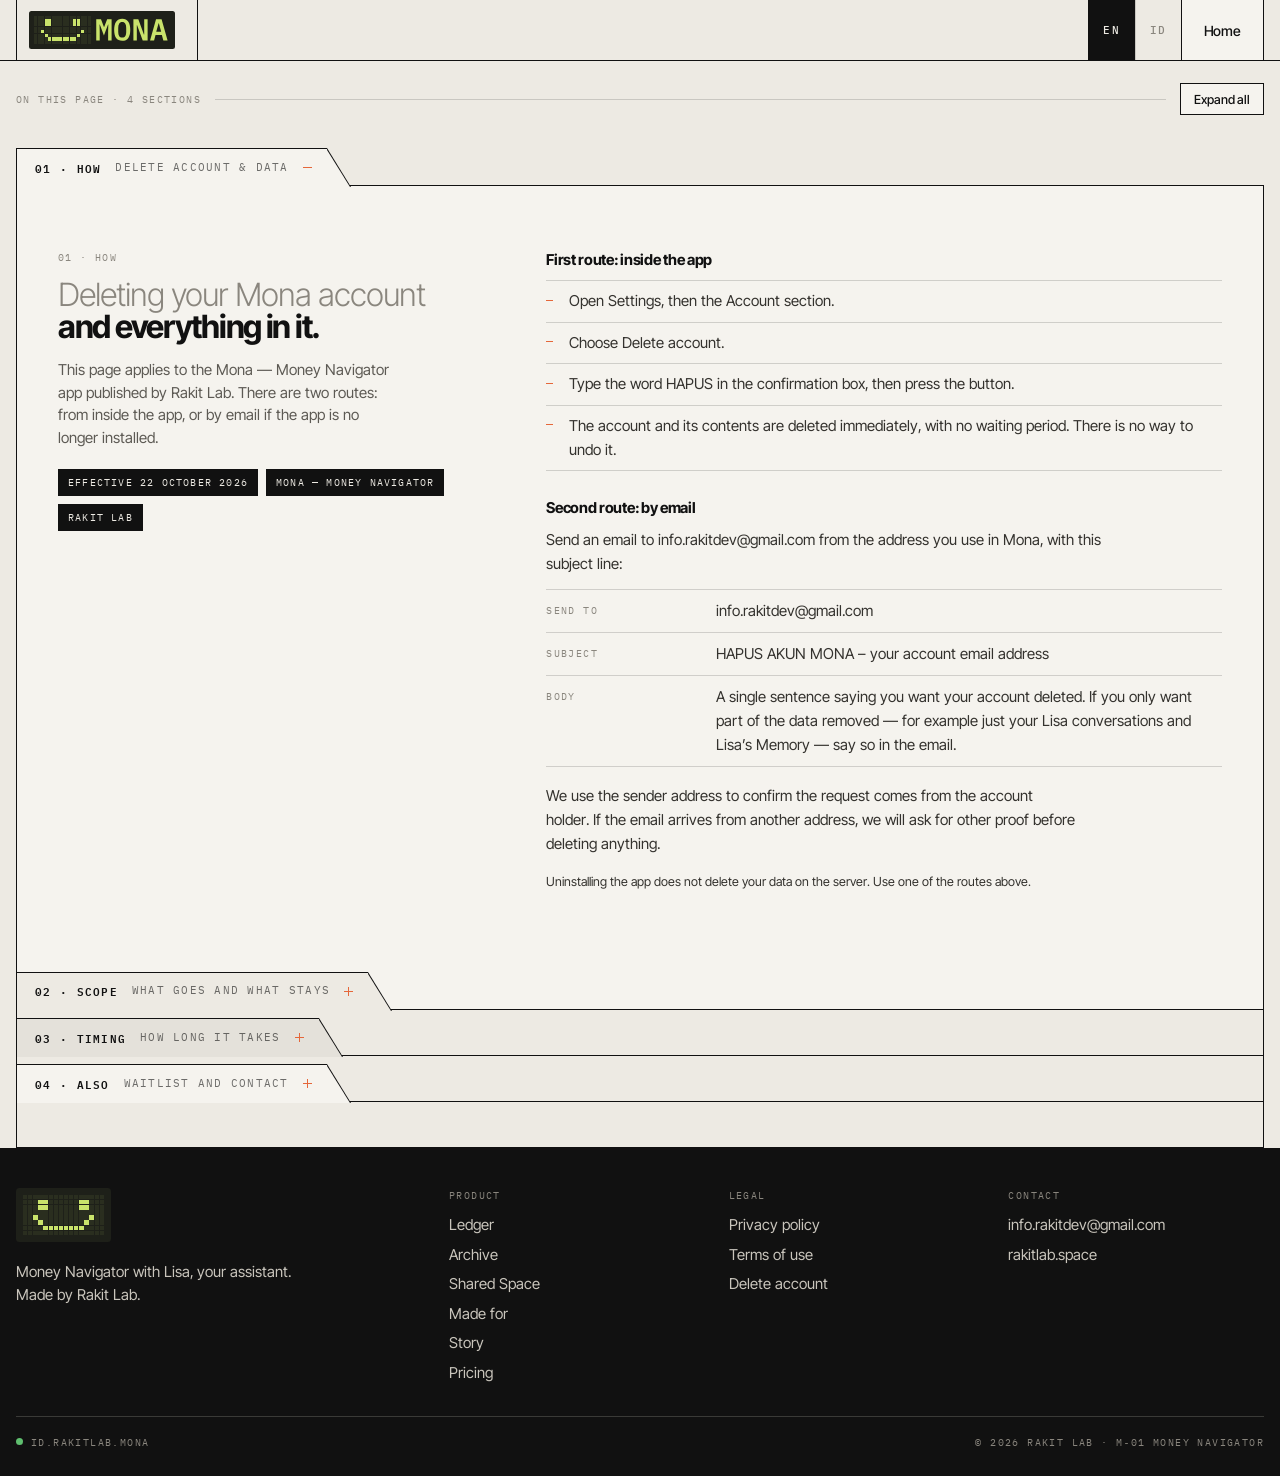
<file: hapus-akun.html>
<!doctype html>
<html lang="id">
<head>
<meta charset="utf-8">
<meta name="viewport" content="width=device-width,initial-scale=1,viewport-fit=cover">
<style>body{margin:0;padding:0}img{max-width:100%}[hidden]{display:none!important}html.i18n-wait body{opacity:0}</style>
<script>(function(){var h=document.documentElement,l;try{l=(location.search.match(/[?&]lang=(en|id)\b/)||[])[1]||localStorage.getItem('mona-lang')}catch(e){}if(l!=='id')h.className+=' i18n-wait';setTimeout(function(){h.classList.remove('i18n-wait')},2500)})();</script>
<title>Hapus Akun &amp; Data — Mona · Money Navigator</title>
<meta name="description" content="Cara menghapus akun Mona beserta seluruh datanya, dari dalam aplikasi atau lewat email.">
<link rel="preconnect" href="https://fonts.googleapis.com">
<link rel="preconnect" href="https://fonts.gstatic.com" crossorigin>
<link rel="stylesheet" href="https://fonts.googleapis.com/css2?family=IBM+Plex+Mono:wght@400;500&family=Inter+Tight:wght@300;400;500;600;700;800&display=swap">
<link rel="stylesheet" href="assets/mona.css?v=20261022g">
<link rel="icon" href="assets/favicon.svg" type="image/svg+xml">
<link rel="icon" href="assets/favicon-32.png" sizes="32x32" type="image/png">
<link rel="icon" href="assets/favicon-16.png" sizes="16x16" type="image/png">
<link rel="apple-touch-icon" href="assets/favicon-180.png">
<link rel="shortcut icon" href="assets/favicon.ico">
</head>

<header class="nav gut">
  <div class="nb">
    <a class="nlogo" href="/" aria-label="Mona, kembali ke beranda"><img class="mlk" src="assets/mona-wordmark.svg" alt="Mona" width="1025" height="267"></a>
    <div class="nidx" aria-hidden="true"></div>
    <div class="nact">
      <div class="lang" role="group" aria-label="Language"><button type="button" data-lang="en" aria-pressed="true">EN</button><button type="button" data-lang="id" aria-pressed="false">ID</button></div>
      <a class="key nbtn" href="/">Beranda</a>
    </div>
  </div>
</header>

<main class="gut">
<div class="page lglbar"><span class="cap">Isi halaman · 4 bagian</span><button type="button" class="key xs" id="lglall" hidden>Buka semua</button></div>
<div class="page stack">

<details class="folder fold" id="cara" style="--fb:var(--key)" open>
  <summary class="tab"><b>01 · Cara</b><span>Hapus Akun &amp; Data</span><i class="pm" aria-hidden="true"></i></summary>
  <div class="sec">
  <div class="sec-side">
    <span class="cap sec-no">01 · Cara</span>
    <h2><span class="lt">Menghapus akun Mona</span>dan seluruh isinya.</h2>
    <p>Halaman ini berlaku untuk aplikasi Mona — Money Navigator yang diterbitkan Rakit Lab. Ada dua jalan: dari dalam aplikasi, atau lewat email kalau aplikasinya sudah tidak terpasang.</p>
  
    <div class="row" style="margin-bottom:22px"><span class="tag">Berlaku 22 Oktober 2026</span><span class="tag">Mona — Money Navigator</span><span class="tag">Rakit Lab</span></div>
  </div>
  <div class="lgl">
      <h3>Jalan pertama: dari dalam aplikasi</h3>
      <ul>
        <li>Buka Pengaturan, lalu bagian Akun.</li>
        <li>Pilih Hapus akun.</li>
        <li>Ketik kata HAPUS pada kotak konfirmasi, lalu tekan tombolnya.</li>
        <li>Akun dan isinya dihapus seketika, tanpa masa tunggu. Tidak ada cara membatalkannya.</li>
      </ul>
      <h3>Jalan kedua: lewat email</h3>
      <p class="pr">Kirim email ke info.rakitdev@gmail.com dari alamat email yang kamu pakai di Mona, dengan subjek berikut:</p>
      <dl>
        <div><dt>Kirim ke</dt><dd>info.rakitdev@gmail.com</dd></div>
        <div><dt>Subjek</dt><dd>HAPUS AKUN MONA – alamat email akunmu</dd></div>
        <div><dt>Isi</dt><dd>Cukup satu kalimat bahwa kamu ingin akunmu dihapus. Kalau hanya sebagian data yang ingin dihapus, misalnya percakapan dan Ingatan Lisa saja, tulis itu di emailmu.</dd></div>
      </dl>
      <p class="pr">Kami memakai alamat pengirim untuk memastikan permintaan datang dari pemilik akun. Kalau emailnya dikirim dari alamat lain, kami akan meminta bukti lain sebelum menghapus apa pun.</p>
      <p class="pr mute"><small>Mencopot aplikasi saja tidak menghapus datamu di server. Pakai salah satu jalan di atas.</small></p>
  </div>
</div>
</details>

<details class="folder fold" id="cakupan" style="--fb:var(--paper)">
  <summary class="tab"><b>02 · Cakupan</b><span>Yang dihapus dan yang tidak</span><i class="pm" aria-hidden="true"></i></summary>
  <div class="sec">
  <div class="sec-side">
    <span class="cap sec-no">02 · Cakupan</span>
    <h2><span class="lt">Data apa saja</span>yang ikut terhapus.</h2>
    <p>Penghapusan bersifat menyeluruh untuk data yang memang milikmu. Dua hal tetap tertinggal, dan alasannya kami sebutkan apa adanya.</p>
  
  </div>
  <div class="lgl">
      <h3>Dihapus</h3>
      <ul>
        <li>Akun dan data masuknya: alamat email dan kata sandi.</li>
        <li>Profilmu: nama tampilan, foto profil atau wajah piksel, dan status langganan.</li>
        <li>Seluruh Space milikmu beserta isinya: transaksi, dompet, aset, utang dan piutang, target, anggaran, tagihan berulang, dan patungan.</li>
        <li>Percakapan dengan Lisa beserta Ingatan Lisa.</li>
        <li>Berkas yang kamu unggah: foto profil dan gambar sampul dompet.</li>
      </ul>
      <h3>Tetap tertinggal</h3>
      <ul>
        <li>Catatan yang kamu buat di Space milik orang lain tetap berada di Space itu, karena catatan tersebut adalah data pemilik Space. Keterkaitannya dengan identitasmu dihapus.</li>
        <li>Hitungan pemakaian fitur Lisa dalam bentuk agregat dan tanpa identitas, yang kami simpan untuk menahan penyalahgunaan dan mengendalikan biaya.</li>
        <li>Kelak, catatan pembelian langganan yang dipegang Google Play untuk keperluan pajak dan pembukuan. Catatan itu bukan milik kami dan tidak bisa kami hapus.</li>
      </ul>
  </div>
</div>
</details>

<details class="folder fold" id="tenggat" style="--fb:var(--well)">
  <summary class="tab"><b>03 · Tenggat</b><span>Berapa lama prosesnya</span><i class="pm" aria-hidden="true"></i></summary>
  <div class="sec">
  <div class="sec-side">
    <span class="cap sec-no">03 · Tenggat</span>
    <h2><span class="lt">Kapan datamu</span>benar-benar hilang.</h2>
    <p>Penghapusan dari dalam aplikasi berjalan seketika. Sisanya menyangkut salinan yang ada di luar basis data utama.</p>
  
  </div>
  <div class="lgl">
      <dl>
        <div><dt>Dari aplikasi</dt><dd>Seketika. Data di server utama hilang saat itu juga.</dd></div>
        <div><dt>Lewat email</dt><dd>Kami membalas paling lambat 7 hari dan menyelesaikan penghapusan paling lambat 14 hari sejak permintaanmu kami terima.</dd></div>
        <div><dt>Cadangan server</dt><dd>Salinan di cadangan otomatis ikut hilang paling lambat 30 hari setelah penghapusan.</dd></div>
        <div><dt>Laporan kerusakan</dt><dd>Hilang sendiri sekitar 90 hari setelah dibuat.</dd></div>
        <div><dt>Catatan di sisi Google</dt><dd>Isi yang pernah dikirim ke Gemini tercatat di sisi Google hingga 55 hari untuk deteksi penyalahgunaan dan keamanan. Kami tidak bisa mempercepat penghapusannya.</dd></div>
      </dl>
  </div>
</div>
</details>

<details class="folder fold" id="lainnya" style="--fb:var(--key)">
  <summary class="tab"><b>04 · Lainnya</b><span>Daftar tunggu dan kontak</span><i class="pm" aria-hidden="true"></i></summary>
  <div class="sec">
  <div class="sec-side">
    <span class="cap sec-no">04 · Lainnya</span>
    <h2><span class="lt">Hal lain yang mungkin</span>ingin kamu hapus.</h2>
    <p>Selain akun aplikasi, ada satu data lain yang mungkin kamu tinggalkan di situs ini.</p>
  
  </div>
  <div class="lgl">
      <ul>
        <li>Alamat email daftar tunggu. Kalau kamu pernah menuliskannya di halaman depan, kirim email dengan subjek HAPUS DAFTAR TUNGGU dan alamat itu kami hapus dari lembar kami.</li>
        <li>Penjelasan lengkap tentang data apa yang dikumpulkan dan ke mana perginya ada di Kebijakan Privasi.</li>
        <li>Pertanyaan apa pun tentang penghapusan: info.rakitdev@gmail.com.</li>
      </ul>
      <dl>
        <div><dt>Penerbit</dt><dd>Rakit Lab — usaha perseorangan milik Mubarok Setya Nugroho</dd></div>
        <div><dt>Alamat</dt><dd>Rumbio Jaya, Kabupaten Kampar, Riau, Indonesia</dd></div>
        <div><dt>Email</dt><dd>info.rakitdev@gmail.com</dd></div>
      </dl>
  </div>
</div>
</details>

</div></main>

<footer class="foot gut" aria-label="Kaki halaman">
  <div class="in">
    <div class="cols">
      <div><img class="mlk flogo" src="assets/mona-mark.svg" alt="Mona" width="1331" height="758"><span>Money Navigator dengan asisten Lisa.<br>Dibuat oleh Rakit Lab.</span></div>
      <div><span class="cap">Produk</span><a href="/#buku">Buku</a><a href="/#arsip">Arsip</a><a href="/#bersama">Space bersama</a><a href="/#cocok">Cocok untuk</a><a href="/#cerita">Cerita</a><a href="/#harga">Harga</a></div>
      <div><span class="cap">Legal</span><a href="/privasi">Kebijakan privasi</a><a href="/ketentuan">Syarat penggunaan</a><a href="/hapus-akun">Hapus akun</a></div>
      <div><span class="cap">Kontak</span><a href="mailto:info.rakitdev@gmail.com">info.rakitdev@gmail.com</a><a href="https://rakitlab.space" target="_blank" rel="noopener">rakitlab.space</a></div>
    </div>
    <div class="legal cap"><span><span class="led"></span>ID.RAKITLAB.MONA</span><span>© 2026 Rakit Lab · M-01 Money Navigator</span></div>
  </div>
</footer>

<script>var I18N_PAGE={"Isi halaman · 4 bagian": "On this page · 4 sections","Hapus Akun & Data — Mona · Money Navigator": "Delete Account & Data — Mona · Money Navigator","Cara menghapus akun Mona beserta seluruh datanya, dari dalam aplikasi atau lewat email.": "How to delete your Mona account and all its data, from inside the app or by email.","Produk": "Product","Legal": "Legal","Kontak": "Contact","Beranda": "Home","Mona, kembali ke beranda": "Mona, back to home","Language": "Bahasa","Buku": "Ledger","Arsip": "Archive","Space bersama": "Shared Space","Cocok untuk": "Made for","Cerita": "Story","Harga": "Pricing","Kebijakan privasi": "Privacy policy","Syarat penggunaan": "Terms of use","Hapus akun": "Delete account","Money Navigator dengan asisten Lisa.": "Money Navigator with Lisa, your assistant.","Dibuat oleh Rakit Lab.": "Made by Rakit Lab.","© 2026 Rakit Lab · M-01 Money Navigator": "© 2026 Rakit Lab · M-01 Money Navigator","Kaki halaman": "Footer","Cara": "How","Hapus Akun & Data": "Delete Account & Data","Menghapus akun Mona": "Deleting your Mona account","dan seluruh isinya.": "and everything in it.","Halaman ini berlaku untuk aplikasi Mona — Money Navigator yang diterbitkan Rakit Lab. Ada dua jalan: dari dalam aplikasi, atau lewat email kalau aplikasinya sudah tidak terpasang.": "This page applies to the Mona — Money Navigator app published by Rakit Lab. There are two routes: from inside the app, or by email if the app is no longer installed.","Berlaku 22 Oktober 2026": "Effective 22 October 2026","Mona — Money Navigator": "Mona — Money Navigator","Rakit Lab": "Rakit Lab","Jalan pertama: dari dalam aplikasi": "First route: inside the app","Buka Pengaturan, lalu bagian Akun.": "Open Settings, then the Account section.","Pilih Hapus akun.": "Choose Delete account.","Ketik kata HAPUS pada kotak konfirmasi, lalu tekan tombolnya.": "Type the word HAPUS in the confirmation box, then press the button.","Akun dan isinya dihapus seketika, tanpa masa tunggu. Tidak ada cara membatalkannya.": "The account and its contents are deleted immediately, with no waiting period. There is no way to undo it.","Jalan kedua: lewat email": "Second route: by email","Kirim email ke info.rakitdev@gmail.com dari alamat email yang kamu pakai di Mona, dengan subjek berikut:": "Send an email to info.rakitdev@gmail.com from the address you use in Mona, with this subject line:","Kirim ke": "Send to","Subjek": "Subject","HAPUS AKUN MONA – alamat email akunmu": "HAPUS AKUN MONA – your account email address","Isi": "Body","Cukup satu kalimat bahwa kamu ingin akunmu dihapus. Kalau hanya sebagian data yang ingin dihapus, misalnya percakapan dan Ingatan Lisa saja, tulis itu di emailmu.": "A single sentence saying you want your account deleted. If you only want part of the data removed — for example just your Lisa conversations and Lisa’s Memory — say so in the email.","Kami memakai alamat pengirim untuk memastikan permintaan datang dari pemilik akun. Kalau emailnya dikirim dari alamat lain, kami akan meminta bukti lain sebelum menghapus apa pun.": "We use the sender address to confirm the request comes from the account holder. If the email arrives from another address, we will ask for other proof before deleting anything.","Mencopot aplikasi saja tidak menghapus datamu di server. Pakai salah satu jalan di atas.": "Uninstalling the app does not delete your data on the server. Use one of the routes above.","01 · Cara": "01 · How","Cakupan": "Scope","Yang dihapus dan yang tidak": "What goes and what stays","Data apa saja": "Exactly which data","yang ikut terhapus.": "is deleted.","Penghapusan bersifat menyeluruh untuk data yang memang milikmu. Dua hal tetap tertinggal, dan alasannya kami sebutkan apa adanya.": "Deletion is thorough for the data that is actually yours. Two things remain, and we say plainly why.","Dihapus": "Deleted","Akun dan data masuknya: alamat email dan kata sandi.": "The account and its sign-in data: email address and password.","Profilmu: nama tampilan, foto profil atau wajah piksel, dan status langganan.": "Your profile: display name, profile photo or pixel face, and subscription status.","Seluruh Space milikmu beserta isinya: transaksi, dompet, aset, utang dan piutang, target, anggaran, tagihan berulang, dan patungan.": "Every Space you own and everything in it: transactions, wallets, assets, debts and receivables, goals, budgets, recurring bills, and shared expenses.","Percakapan dengan Lisa beserta Ingatan Lisa.": "Your conversations with Lisa, together with Lisa’s Memory.","Berkas yang kamu unggah: foto profil dan gambar sampul dompet.": "Files you uploaded: profile photo and wallet cover images.","Tetap tertinggal": "Left behind","Catatan yang kamu buat di Space milik orang lain tetap berada di Space itu, karena catatan tersebut adalah data pemilik Space. Keterkaitannya dengan identitasmu dihapus.": "Entries you created in someone else’s Space stay in that Space, because those entries are the Space owner’s data. Their link to your identity is removed.","Hitungan pemakaian fitur Lisa dalam bentuk agregat dan tanpa identitas, yang kami simpan untuk menahan penyalahgunaan dan mengendalikan biaya.": "Aggregate, identity-free usage counts for Lisa features, which we keep to curb abuse and control costs.","Kelak, catatan pembelian langganan yang dipegang Google Play untuk keperluan pajak dan pembukuan. Catatan itu bukan milik kami dan tidak bisa kami hapus.": "In future, subscription purchase records held by Google Play for tax and accounting purposes. Those records are not ours and we cannot delete them.","02 · Cakupan": "02 · Scope","Tenggat": "Timing","Berapa lama prosesnya": "How long it takes","Kapan datamu": "When your data","benar-benar hilang.": "is really gone.","Penghapusan dari dalam aplikasi berjalan seketika. Sisanya menyangkut salinan yang ada di luar basis data utama.": "Deletion from inside the app happens at once. The rest concerns copies that live outside the main database.","Dari aplikasi": "From the app","Seketika. Data di server utama hilang saat itu juga.": "Immediately. The data on the main server is gone at that moment.","Lewat email": "By email","Kami membalas paling lambat 7 hari dan menyelesaikan penghapusan paling lambat 14 hari sejak permintaanmu kami terima.": "We reply within 7 days at the latest and complete the deletion within 14 days of receiving your request.","Cadangan server": "Server backups","Salinan di cadangan otomatis ikut hilang paling lambat 30 hari setelah penghapusan.": "Copies in the automated backups disappear no later than 30 days after deletion.","Laporan kerusakan": "Crash reports","Hilang sendiri sekitar 90 hari setelah dibuat.": "Expire on their own about 90 days after they are created.","Catatan di sisi Google": "Logs on Google’s side","Isi yang pernah dikirim ke Gemini tercatat di sisi Google hingga 55 hari untuk deteksi penyalahgunaan dan keamanan. Kami tidak bisa mempercepat penghapusannya.": "Content once sent to Gemini is logged on Google’s side for up to 55 days for abuse detection and security. We cannot speed up its deletion.","03 · Tenggat": "03 · Timing","Lainnya": "Also","Daftar tunggu dan kontak": "Waitlist and contact","Hal lain yang mungkin": "Other things you may","ingin kamu hapus.": "want removed.","Selain akun aplikasi, ada satu data lain yang mungkin kamu tinggalkan di situs ini.": "Besides the app account, there is one other piece of data you may have left on this website.","Alamat email daftar tunggu. Kalau kamu pernah menuliskannya di halaman depan, kirim email dengan subjek HAPUS DAFTAR TUNGGU dan alamat itu kami hapus dari lembar kami.": "Your waitlist email address. If you ever entered it on the home page, send an email with the subject HAPUS DAFTAR TUNGGU and we will remove it from our sheet.","Penjelasan lengkap tentang data apa yang dikumpulkan dan ke mana perginya ada di Kebijakan Privasi.": "A full account of what data is collected and where it goes is in the Privacy Policy.","Pertanyaan apa pun tentang penghapusan: info.rakitdev@gmail.com.": "Any question about deletion: info.rakitdev@gmail.com.","Penerbit": "Published by","Rakit Lab — usaha perseorangan milik Mubarok Setya Nugroho": "Rakit Lab — a sole proprietorship owned by Mubarok Setya Nugroho","Alamat": "Address","Rumbio Jaya, Kabupaten Kampar, Riau, Indonesia": "Rumbio Jaya, Kampar Regency, Riau, Indonesia","Email": "Email","04 · Lainnya": "04 · Also"};</script>
<script src="assets/mona-i18n.js?v=20261022e"></script>
<script src="assets/mona-legal.js?v=20261022e"></script>
</html>
</file>
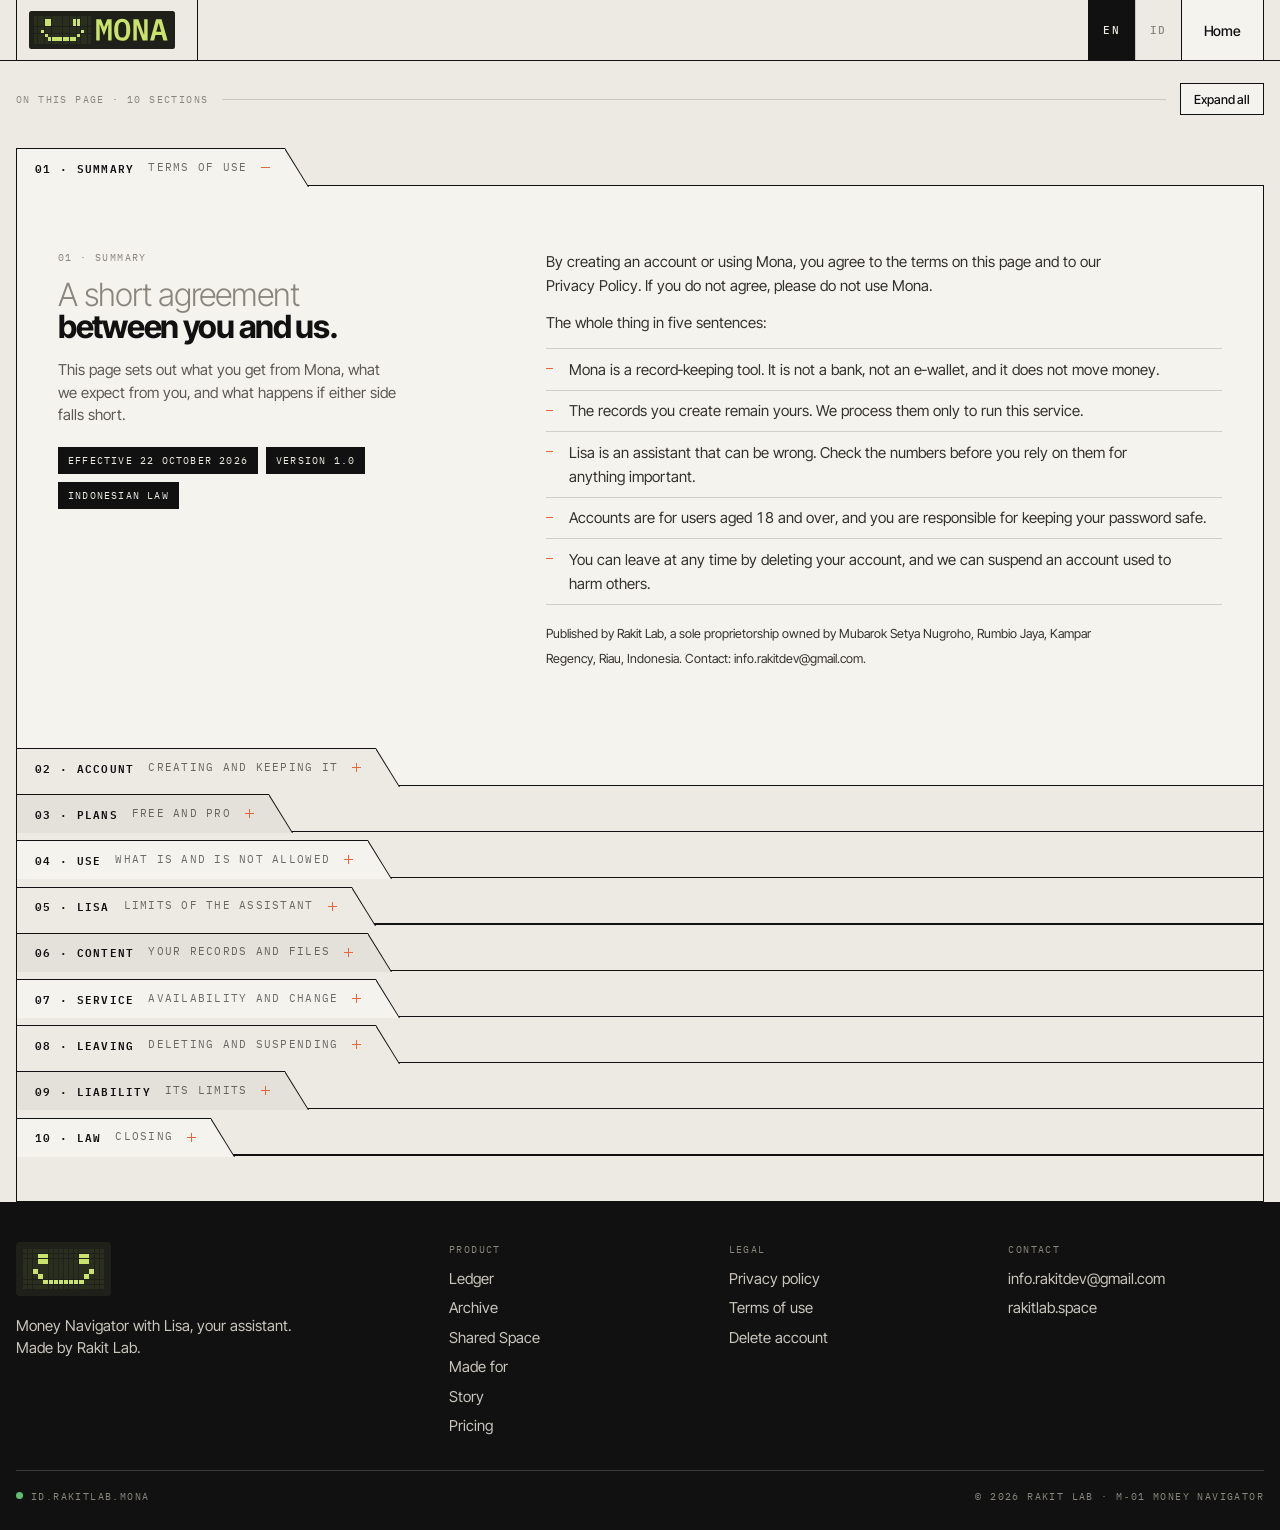
<file: ketentuan.html>
<!doctype html>
<html lang="id">
<head>
<meta charset="utf-8">
<meta name="viewport" content="width=device-width,initial-scale=1,viewport-fit=cover">
<style>body{margin:0;padding:0}img{max-width:100%}[hidden]{display:none!important}html.i18n-wait body{opacity:0}</style>
<script>(function(){var h=document.documentElement,l;try{l=(location.search.match(/[?&]lang=(en|id)\b/)||[])[1]||localStorage.getItem('mona-lang')}catch(e){}if(l!=='id')h.className+=' i18n-wait';setTimeout(function(){h.classList.remove('i18n-wait')},2500)})();</script>
<title>Syarat Penggunaan — Mona · Money Navigator</title>
<meta name="description" content="Syarat memakai Mona: akun, paket, batas asisten Lisa, dan hukum yang berlaku.">
<link rel="preconnect" href="https://fonts.googleapis.com">
<link rel="preconnect" href="https://fonts.gstatic.com" crossorigin>
<link rel="stylesheet" href="https://fonts.googleapis.com/css2?family=IBM+Plex+Mono:wght@400;500&family=Inter+Tight:wght@300;400;500;600;700;800&display=swap">
<link rel="stylesheet" href="assets/mona.css?v=20261022g">
<link rel="icon" href="assets/favicon.svg" type="image/svg+xml">
<link rel="icon" href="assets/favicon-32.png" sizes="32x32" type="image/png">
<link rel="icon" href="assets/favicon-16.png" sizes="16x16" type="image/png">
<link rel="apple-touch-icon" href="assets/favicon-180.png">
<link rel="shortcut icon" href="assets/favicon.ico">
</head>

<header class="nav gut">
  <div class="nb">
    <a class="nlogo" href="/" aria-label="Mona, kembali ke beranda"><img class="mlk" src="assets/mona-wordmark.svg" alt="Mona" width="1025" height="267"></a>
    <div class="nidx" aria-hidden="true"></div>
    <div class="nact">
      <div class="lang" role="group" aria-label="Language"><button type="button" data-lang="en" aria-pressed="true">EN</button><button type="button" data-lang="id" aria-pressed="false">ID</button></div>
      <a class="key nbtn" href="/">Beranda</a>
    </div>
  </div>
</header>

<main class="gut">
<div class="page lglbar"><span class="cap">Isi halaman · 10 bagian</span><button type="button" class="key xs" id="lglall" hidden>Buka semua</button></div>
<div class="page stack">

<details class="folder fold" id="ringkasan" style="--fb:var(--key)" open>
  <summary class="tab"><b>01 · Ringkasan</b><span>Syarat Penggunaan</span><i class="pm" aria-hidden="true"></i></summary>
  <div class="sec">
  <div class="sec-side">
    <span class="cap sec-no">01 · Ringkasan</span>
    <h2><span class="lt">Perjanjian pendek</span>antara kamu dan kami.</h2>
    <p>Halaman ini mengatur apa yang kamu dapat dari Mona, apa yang kami harapkan darimu, dan apa yang terjadi kalau salah satunya tidak terpenuhi.</p>
  
    <div class="row" style="margin-bottom:22px"><span class="tag">Berlaku 22 Oktober 2026</span><span class="tag">Versi 1.0</span><span class="tag">Hukum Indonesia</span></div>
  </div>
  <div class="lgl">
      <p class="pr">Dengan membuat akun atau memakai Mona, kamu setuju dengan syarat di halaman ini dan dengan Kebijakan Privasi kami. Kalau kamu tidak setuju, jangan memakai Mona.</p>
      <p class="pr">Isinya dalam lima kalimat:</p>
      <ul>
        <li>Mona adalah alat pencatat keuangan. Mona bukan bank, bukan dompet elektronik, dan tidak memindahkan uang.</li>
        <li>Catatan yang kamu buat tetap milikmu. Kami memprosesnya hanya untuk menjalankan layanan ini.</li>
        <li>Lisa adalah asisten yang bisa keliru. Periksa angkanya sebelum kamu memakainya untuk keputusan penting.</li>
        <li>Akun hanya untuk pengguna berusia 18 tahun ke atas, dan kamu bertanggung jawab menjaga kata sandimu.</li>
        <li>Kamu bisa berhenti kapan saja dengan menghapus akun, dan kami bisa menghentikan akun yang dipakai untuk merugikan orang lain.</li>
      </ul>
      <p class="pr mute"><small>Penerbit: Rakit Lab, usaha perseorangan milik Mubarok Setya Nugroho, Rumbio Jaya, Kabupaten Kampar, Riau, Indonesia. Kontak: info.rakitdev@gmail.com.</small></p>
  </div>
</div>
</details>

<details class="folder fold" id="akun" style="--fb:var(--paper)">
  <summary class="tab"><b>02 · Akun</b><span>Membuat dan menjaganya</span><i class="pm" aria-hidden="true"></i></summary>
  <div class="sec">
  <div class="sec-side">
    <span class="cap sec-no">02 · Akun</span>
    <h2><span class="lt">Akunmu, dan apa</span>yang jadi tanggung jawabmu.</h2>
    <p>Mona memerlukan akun supaya catatanmu bisa tersimpan dan tersinkron. Beberapa hal menjadi tanggung jawabmu sendiri.</p>
  
  </div>
  <div class="lgl">
      <ul>
        <li>Akun dibuat dengan alamat email dan kata sandi. Pakailah alamat email yang benar-benar bisa kamu akses, karena ke sanalah pemulihan akun dikirim.</li>
        <li>Kamu harus berusia 18 tahun ke atas untuk membuat akun.</li>
        <li>Jaga kata sandimu. Kegiatan yang terjadi lewat akunmu dianggap kegiatanmu, kecuali kamu memberi tahu kami bahwa akunmu dipakai orang lain tanpa izin.</li>
        <li>Kalau kamu mengundang orang lain ke Space-mu, kamu yang memutuskan perannya dan kamu yang bertanggung jawab atas siapa yang kamu undang.</li>
      </ul>
  </div>
</div>
</details>

<details class="folder fold" id="paket" style="--fb:var(--well)">
  <summary class="tab"><b>03 · Paket</b><span>Gratis dan Pro</span><i class="pm" aria-hidden="true"></i></summary>
  <div class="sec">
  <div class="sec-side">
    <span class="cap sec-no">03 · Paket</span>
    <h2><span class="lt">Yang gratis, yang berbayar,</span>dan cara membayarnya.</h2>
    <p>Paket Gratis cukup untuk mencatat sendiri. Paket Pro menambah Space bersama, kredit Lisa yang lebih besar, dan beberapa fitur lain.</p>
  
  </div>
  <div class="lgl">
      <ul>
        <li>Harga Pro direncanakan Rp29.000 per bulan atau Rp199.000 per tahun dan dipastikan saat Mona rilis. Masa uji coba Pro berlangsung tujuh hari, sekali per akun, dan tidak memerlukan kartu kredit.</li>
        <li>Pembayaran langganan ditangani Google Play Billing. Kami tidak pernah menerima atau menyimpan data kartumu.</li>
        <li>Pembatalan dan pengembalian dana mengikuti ketentuan Google Play, karena pembayarannya terjadi di sana.</li>
        <li>Kalau masa Pro berakhir, catatanmu tidak dihapus. Fitur yang khusus Pro berhenti, tetapi datanya tetap ada dan bisa kamu lihat.</li>
        <li>Fitur Lisa memakai kredit bulanan: 80 kredit untuk paket Gratis dan 900 untuk Pro, diisi ulang tiap awal bulan dan tidak menumpuk. Angkanya bisa kami sesuaikan dengan pemberitahuan lebih dulu.</li>
      </ul>
  </div>
</div>
</details>

<details class="folder fold" id="pemakaian" style="--fb:var(--key)">
  <summary class="tab"><b>04 · Pemakaian</b><span>Yang boleh dan tidak</span><i class="pm" aria-hidden="true"></i></summary>
  <div class="sec">
  <div class="sec-side">
    <span class="cap sec-no">04 · Pemakaian</span>
    <h2><span class="lt">Cara memakai Mona</span>dengan wajar.</h2>
    <p>Aturannya pendek: pakai Mona untuk mencatat keuangan, bukan untuk merugikan orang lain atau membongkar layanannya.</p>
  
  </div>
  <div class="lgl">
      <p class="pr">Kamu setuju untuk tidak:</p>
      <ul>
        <li>Memakai Mona untuk kegiatan yang melanggar hukum Indonesia.</li>
        <li>Mengunggah data orang lain tanpa dasar yang sah, atau memakai Space untuk mengintai orang lain.</li>
        <li>Mengakali batas pemakaian, membuat akun massal, atau membebani layanan dengan permintaan otomatis.</li>
        <li>Membongkar, memodifikasi, atau mencoba mengambil kunci dan kode yang ada di sisi server.</li>
        <li>Memakai fitur Lisa untuk menghasilkan isi yang melanggar ketentuan penyedia model yang kami pakai.</li>
      </ul>
      <p class="pr">Kalau salah satu hal di atas terjadi, kami bisa membatasi atau menghentikan akunmu. Untuk pelanggaran ringan kami memberi tahu lebih dulu bila memungkinkan.</p>
  </div>
</div>
</details>

<details class="folder fold" id="lisa" style="--fb:var(--paper)">
  <summary class="tab"><b>05 · Lisa</b><span>Batas asisten</span><i class="pm" aria-hidden="true"></i></summary>
  <div class="sec">
  <div class="sec-side">
    <span class="cap sec-no">05 · Lisa</span>
    <h2><span class="lt">Lisa membantu,</span>tapi tidak menjamin.</h2>
    <p>Lisa berjalan di atas model bahasa milik Google. Model seperti ini bisa salah membaca angka, salah menebak kategori, atau salah menyimpulkan.</p>
  
  </div>
  <div class="lgl">
      <ul>
        <li>Hasil bacaan struk, hasil rangkuman, dan jawaban Lisa adalah bantuan, bukan kepastian. Periksa sendiri sebelum memakainya.</li>
        <li>Mona tidak memberi nasihat keuangan, perpajakan, investasi, atau hukum. Apa pun yang terbaca seperti saran tetaplah keluaran sebuah alat.</li>
        <li>Keputusan keuangan yang kamu ambil setelah membaca keluaran Lisa tetap keputusanmu sendiri.</li>
        <li>Apa yang dikirim ke Google dan berapa lama disimpan dijelaskan di Kebijakan Privasi bagian 06.</li>
      </ul>
  </div>
</div>
</details>

<details class="folder fold" id="isi" style="--fb:var(--well)">
  <summary class="tab"><b>06 · Isi</b><span>Catatan dan berkasmu</span><i class="pm" aria-hidden="true"></i></summary>
  <div class="sec">
  <div class="sec-side">
    <span class="cap sec-no">06 · Isi</span>
    <h2><span class="lt">Catatanmu tetap</span>milikmu.</h2>
    <p>Kami tidak mengklaim kepemilikan atas apa pun yang kamu tulis atau unggah ke Mona.</p>
  
  </div>
  <div class="lgl">
      <ul>
        <li>Kamu memberi kami izin terbatas untuk menyimpan, menampilkan, dan memproses catatanmu sejauh diperlukan untuk menjalankan Mona, termasuk mengirimkannya ke penyedia model saat kamu memakai fitur Lisa.</li>
        <li>Izin itu berakhir saat kamu menghapus catatan atau akunmu, kecuali untuk salinan di cadangan otomatis dan catatan di sisi penyedia yang dijelaskan di Kebijakan Privasi.</li>
        <li>Kami tidak memakai catatanmu untuk iklan, tidak menjualnya, dan tidak memakainya untuk melatih model apa pun.</li>
        <li>Rancangan, kode, nama, dan logo Mona adalah milik Rakit Lab, dan tidak berpindah kepadamu saat kamu memakai aplikasinya.</li>
      </ul>
  </div>
</div>
</details>

<details class="folder fold" id="layanan" style="--fb:var(--key)">
  <summary class="tab"><b>07 · Layanan</b><span>Ketersediaan dan perubahan</span><i class="pm" aria-hidden="true"></i></summary>
  <div class="sec">
  <div class="sec-side">
    <span class="cap sec-no">07 · Layanan</span>
    <h2><span class="lt">Mona masih muda,</span>dan akan berubah.</h2>
    <p>Kami menjalankan Mona sebaik-baiknya, tetapi tidak menjanjikan layanan yang tidak pernah terganggu.</p>
  
  </div>
  <div class="lgl">
      <ul>
        <li>Layanan bisa terganggu karena pemeliharaan, gangguan penyedia, atau hal di luar kendali kami.</li>
        <li>Fitur bisa ditambah, diubah, atau dihentikan. Untuk perubahan yang merugikanmu, kami memberi tahu lebih dulu bila memungkinkan.</li>
        <li>Kalau kami menghentikan Mona sepenuhnya, kami memberi tahu lebih dulu dan memberi kamu waktu untuk mengambil salinan catatanmu.</li>
        <li>Simpan salinan catatan pentingmu sendiri. Fitur ekspor tersedia di dalam aplikasi.</li>
      </ul>
  </div>
</div>
</details>

<details class="folder fold" id="berhenti" style="--fb:var(--paper)">
  <summary class="tab"><b>08 · Berhenti</b><span>Menghapus dan menghentikan</span><i class="pm" aria-hidden="true"></i></summary>
  <div class="sec">
  <div class="sec-side">
    <span class="cap sec-no">08 · Berhenti</span>
    <h2><span class="lt">Cara berhenti,</span>dari dua arah.</h2>
    <p>Kamu bisa pergi kapan saja, dan dalam keadaan tertentu kami juga bisa menutup akun.</p>
  
  </div>
  <div class="lgl">
      <ul>
        <li>Kamu bisa menghapus akun kapan saja dari dalam aplikasi atau lewat halaman Hapus Akun. Penghapusan bersifat permanen.</li>
        <li>Kami bisa menangguhkan atau menutup akun yang dipakai melanggar bagian 04, atau yang membahayakan pengguna lain.</li>
        <li>Kalau kami menutup akunmu, kami memberi tahu lewat email ke alamat yang terdaftar, kecuali hukum melarangnya.</li>
      </ul>
  </div>
</div>
</details>

<details class="folder fold" id="tanggung-jawab" style="--fb:var(--well)">
  <summary class="tab"><b>09 · Tanggung jawab</b><span>Batasnya</span><i class="pm" aria-hidden="true"></i></summary>
  <div class="sec">
  <div class="sec-side">
    <span class="cap sec-no">09 · Tanggung jawab</span>
    <h2><span class="lt">Sejauh mana kami</span>bertanggung jawab.</h2>
    <p>Mona dijalankan dengan sungguh-sungguh, tetapi sebagai alat pencatat, bukan sebagai lembaga keuangan.</p>
  
  </div>
  <div class="lgl">
      <ul>
        <li>Mona disediakan sebagaimana adanya. Kami tidak menjamin bahwa aplikasinya bebas dari kesalahan atau cocok untuk tujuan tertentu.</li>
        <li>Sejauh diizinkan hukum Indonesia, kami tidak bertanggung jawab atas kerugian tidak langsung, kehilangan keuntungan, atau kerugian yang timbul dari keputusan keuangan yang kamu ambil sendiri.</li>
        <li>Kami tetap bertanggung jawab atas hal-hal yang menurut hukum tidak boleh dibatasi, termasuk kewajiban kami sebagai pengendali data pribadi.</li>
        <li>Kalau ada kerugian yang menjadi tanggung jawab kami dan nilainya bisa dihitung, nilainya dibatasi sebesar jumlah yang kamu bayarkan untuk Mona dalam dua belas bulan terakhir.</li>
      </ul>
  </div>
</div>
</details>

<details class="folder fold" id="hukum" style="--fb:var(--key)">
  <summary class="tab"><b>10 · Hukum</b><span>Penutup</span><i class="pm" aria-hidden="true"></i></summary>
  <div class="sec">
  <div class="sec-side">
    <span class="cap sec-no">10 · Hukum</span>
    <h2><span class="lt">Hukum yang berlaku,</span>dan cara menghubungi kami.</h2>
    <p>Syarat ini tunduk pada hukum Republik Indonesia, termasuk Undang-Undang No. 27 Tahun 2022 tentang Pelindungan Data Pribadi.</p>
  
  </div>
  <div class="lgl">
      <ul>
        <li>Kalau ada perselisihan, kita selesaikan dulu secara musyawarah lewat email. Bila tidak selesai, perkara diajukan ke pengadilan yang berwenang di Indonesia.</li>
        <li>Kalau satu bagian dari syarat ini tidak dapat diberlakukan, bagian lainnya tetap berlaku.</li>
        <li>Kami bisa memperbarui syarat ini. Tanggal berlaku di atas akan berubah, dan untuk perubahan penting kami memberi tahu kamu lebih dulu.</li>
        <li>Pertanyaan tentang syarat ini: info.rakitdev@gmail.com.</li>
      </ul>
  </div>
</div>
</details>

</div></main>

<footer class="foot gut" aria-label="Kaki halaman">
  <div class="in">
    <div class="cols">
      <div><img class="mlk flogo" src="assets/mona-mark.svg" alt="Mona" width="1331" height="758"><span>Money Navigator dengan asisten Lisa.<br>Dibuat oleh Rakit Lab.</span></div>
      <div><span class="cap">Produk</span><a href="/#buku">Buku</a><a href="/#arsip">Arsip</a><a href="/#bersama">Space bersama</a><a href="/#cocok">Cocok untuk</a><a href="/#cerita">Cerita</a><a href="/#harga">Harga</a></div>
      <div><span class="cap">Legal</span><a href="/privasi">Kebijakan privasi</a><a href="/ketentuan">Syarat penggunaan</a><a href="/hapus-akun">Hapus akun</a></div>
      <div><span class="cap">Kontak</span><a href="mailto:info.rakitdev@gmail.com">info.rakitdev@gmail.com</a><a href="https://rakitlab.space" target="_blank" rel="noopener">rakitlab.space</a></div>
    </div>
    <div class="legal cap"><span><span class="led"></span>ID.RAKITLAB.MONA</span><span>© 2026 Rakit Lab · M-01 Money Navigator</span></div>
  </div>
</footer>

<script>var I18N_PAGE={"Isi halaman · 10 bagian": "On this page · 10 sections","Syarat Penggunaan — Mona · Money Navigator": "Terms of Use — Mona · Money Navigator","Syarat memakai Mona: akun, paket, batas asisten Lisa, dan hukum yang berlaku.": "The terms for using Mona: accounts, plans, the limits of Lisa, and governing law.","Produk": "Product","Legal": "Legal","Kontak": "Contact","Beranda": "Home","Mona, kembali ke beranda": "Mona, back to home","Language": "Bahasa","Buku": "Ledger","Arsip": "Archive","Space bersama": "Shared Space","Cocok untuk": "Made for","Cerita": "Story","Harga": "Pricing","Kebijakan privasi": "Privacy policy","Syarat penggunaan": "Terms of use","Hapus akun": "Delete account","Money Navigator dengan asisten Lisa.": "Money Navigator with Lisa, your assistant.","Dibuat oleh Rakit Lab.": "Made by Rakit Lab.","© 2026 Rakit Lab · M-01 Money Navigator": "© 2026 Rakit Lab · M-01 Money Navigator","Kaki halaman": "Footer","Ringkasan": "Summary","Syarat Penggunaan": "Terms of Use","Perjanjian pendek": "A short agreement","antara kamu dan kami.": "between you and us.","Halaman ini mengatur apa yang kamu dapat dari Mona, apa yang kami harapkan darimu, dan apa yang terjadi kalau salah satunya tidak terpenuhi.": "This page sets out what you get from Mona, what we expect from you, and what happens if either side falls short.","Berlaku 22 Oktober 2026": "Effective 22 October 2026","Versi 1.0": "Version 1.0","Hukum Indonesia": "Indonesian law","Dengan membuat akun atau memakai Mona, kamu setuju dengan syarat di halaman ini dan dengan Kebijakan Privasi kami. Kalau kamu tidak setuju, jangan memakai Mona.": "By creating an account or using Mona, you agree to the terms on this page and to our Privacy Policy. If you do not agree, please do not use Mona.","Isinya dalam lima kalimat:": "The whole thing in five sentences:","Mona adalah alat pencatat keuangan. Mona bukan bank, bukan dompet elektronik, dan tidak memindahkan uang.": "Mona is a record-keeping tool. It is not a bank, not an e-wallet, and it does not move money.","Catatan yang kamu buat tetap milikmu. Kami memprosesnya hanya untuk menjalankan layanan ini.": "The records you create remain yours. We process them only to run this service.","Lisa adalah asisten yang bisa keliru. Periksa angkanya sebelum kamu memakainya untuk keputusan penting.": "Lisa is an assistant that can be wrong. Check the numbers before you rely on them for anything important.","Akun hanya untuk pengguna berusia 18 tahun ke atas, dan kamu bertanggung jawab menjaga kata sandimu.": "Accounts are for users aged 18 and over, and you are responsible for keeping your password safe.","Kamu bisa berhenti kapan saja dengan menghapus akun, dan kami bisa menghentikan akun yang dipakai untuk merugikan orang lain.": "You can leave at any time by deleting your account, and we can suspend an account used to harm others.","Penerbit: Rakit Lab, usaha perseorangan milik Mubarok Setya Nugroho, Rumbio Jaya, Kabupaten Kampar, Riau, Indonesia. Kontak: info.rakitdev@gmail.com.": "Published by Rakit Lab, a sole proprietorship owned by Mubarok Setya Nugroho, Rumbio Jaya, Kampar Regency, Riau, Indonesia. Contact: info.rakitdev@gmail.com.","01 · Ringkasan": "01 · Summary","Akun": "Account","Membuat dan menjaganya": "Creating and keeping it","Akunmu, dan apa": "Your account, and what","yang jadi tanggung jawabmu.": "you are responsible for.","Mona memerlukan akun supaya catatanmu bisa tersimpan dan tersinkron. Beberapa hal menjadi tanggung jawabmu sendiri.": "Mona needs an account so your records can be stored and synced. A few things are yours to look after.","Akun dibuat dengan alamat email dan kata sandi. Pakailah alamat email yang benar-benar bisa kamu akses, karena ke sanalah pemulihan akun dikirim.": "An account is created with an email address and a password. Use an address you can actually access, because account recovery is sent there.","Kamu harus berusia 18 tahun ke atas untuk membuat akun.": "You must be 18 or older to create an account.","Jaga kata sandimu. Kegiatan yang terjadi lewat akunmu dianggap kegiatanmu, kecuali kamu memberi tahu kami bahwa akunmu dipakai orang lain tanpa izin.": "Keep your password to yourself. Activity under your account is treated as yours, unless you tell us it is being used without your permission.","Kalau kamu mengundang orang lain ke Space-mu, kamu yang memutuskan perannya dan kamu yang bertanggung jawab atas siapa yang kamu undang.": "If you invite others into your Space, you decide their role and you are responsible for whom you invite.","02 · Akun": "02 · Account","Paket": "Plans","Gratis dan Pro": "Free and Pro","Yang gratis, yang berbayar,": "What is free, what is paid,","dan cara membayarnya.": "and how payment works.","Paket Gratis cukup untuk mencatat sendiri. Paket Pro menambah Space bersama, kredit Lisa yang lebih besar, dan beberapa fitur lain.": "The Free plan is enough for keeping your own records. The Pro plan adds shared Spaces, a larger pool of Lisa credits, and a few other features.","Harga Pro direncanakan Rp29.000 per bulan atau Rp199.000 per tahun dan dipastikan saat Mona rilis. Masa uji coba Pro berlangsung tujuh hari, sekali per akun, dan tidak memerlukan kartu kredit.": "Pro is planned at Rp29,000 a month or Rp199,000 a year, confirmed when Mona launches. The Pro trial runs for seven days, once per account, and does not require a credit card.","Pembayaran langganan ditangani Google Play Billing. Kami tidak pernah menerima atau menyimpan data kartumu.": "Subscription payments are handled by Google Play Billing. We never receive or store your card details.","Pembatalan dan pengembalian dana mengikuti ketentuan Google Play, karena pembayarannya terjadi di sana.": "Cancellations and refunds follow Google Play’s rules, because that is where the payment happens.","Kalau masa Pro berakhir, catatanmu tidak dihapus. Fitur yang khusus Pro berhenti, tetapi datanya tetap ada dan bisa kamu lihat.": "When Pro ends, your records are not deleted. Pro-only features stop, but the data stays and remains visible to you.","Fitur Lisa memakai kredit bulanan: 80 kredit untuk paket Gratis dan 900 untuk Pro, diisi ulang tiap awal bulan dan tidak menumpuk. Angkanya bisa kami sesuaikan dengan pemberitahuan lebih dulu.": "Lisa runs on monthly credits: 80 for the Free plan and 900 for Pro, refilled at the start of each month and never rolled over. We may adjust those numbers with prior notice.","03 · Paket": "03 · Plans","Pemakaian": "Use","Yang boleh dan tidak": "What is and is not allowed","Cara memakai Mona": "Using Mona","dengan wajar.": "reasonably.","Aturannya pendek: pakai Mona untuk mencatat keuangan, bukan untuk merugikan orang lain atau membongkar layanannya.": "The rule is short: use Mona to keep financial records, not to harm others or to pull the service apart.","Kamu setuju untuk tidak:": "You agree not to:","Memakai Mona untuk kegiatan yang melanggar hukum Indonesia.": "Use Mona for anything that breaks Indonesian law.","Mengunggah data orang lain tanpa dasar yang sah, atau memakai Space untuk mengintai orang lain.": "Upload other people’s data without a lawful basis, or use a Space to monitor someone.","Mengakali batas pemakaian, membuat akun massal, atau membebani layanan dengan permintaan otomatis.": "Work around usage limits, create accounts in bulk, or load the service with automated requests.","Membongkar, memodifikasi, atau mencoba mengambil kunci dan kode yang ada di sisi server.": "Reverse-engineer or modify the app, or try to extract the keys and code that live on the server side.","Memakai fitur Lisa untuk menghasilkan isi yang melanggar ketentuan penyedia model yang kami pakai.": "Use Lisa to generate content that violates the terms of the model provider we rely on.","Kalau salah satu hal di atas terjadi, kami bisa membatasi atau menghentikan akunmu. Untuk pelanggaran ringan kami memberi tahu lebih dulu bila memungkinkan.": "If any of the above happens, we may restrict or close your account. For minor breaches we will warn you first where we can.","04 · Pemakaian": "04 · Use","Lisa": "Lisa","Batas asisten": "Limits of the assistant","Lisa membantu,": "Lisa helps,","tapi tidak menjamin.": "but guarantees nothing.","Lisa berjalan di atas model bahasa milik Google. Model seperti ini bisa salah membaca angka, salah menebak kategori, atau salah menyimpulkan.": "Lisa runs on a language model from Google. Models like this can misread a number, guess the wrong category, or draw the wrong conclusion.","Hasil bacaan struk, hasil rangkuman, dan jawaban Lisa adalah bantuan, bukan kepastian. Periksa sendiri sebelum memakainya.": "Receipt readings, summaries, and Lisa’s answers are assistance, not certainty. Check them yourself before relying on them.","Mona tidak memberi nasihat keuangan, perpajakan, investasi, atau hukum. Apa pun yang terbaca seperti saran tetaplah keluaran sebuah alat.": "Mona does not provide financial, tax, investment, or legal advice. Anything that reads like advice is still the output of a tool.","Keputusan keuangan yang kamu ambil setelah membaca keluaran Lisa tetap keputusanmu sendiri.": "Financial decisions you make after reading Lisa’s output remain your own decisions.","Apa yang dikirim ke Google dan berapa lama disimpan dijelaskan di Kebijakan Privasi bagian 06.": "What is sent to Google and how long it is retained is explained in section 06 of the Privacy Policy.","05 · Lisa": "05 · Lisa","Isi": "Content","Catatan dan berkasmu": "Your records and files","Catatanmu tetap": "Your records stay","milikmu.": "yours.","Kami tidak mengklaim kepemilikan atas apa pun yang kamu tulis atau unggah ke Mona.": "We claim no ownership over anything you write or upload to Mona.","Kamu memberi kami izin terbatas untuk menyimpan, menampilkan, dan memproses catatanmu sejauh diperlukan untuk menjalankan Mona, termasuk mengirimkannya ke penyedia model saat kamu memakai fitur Lisa.": "You grant us a limited permission to store, display, and process your records as far as needed to run Mona, including sending them to the model provider when you use Lisa.","Izin itu berakhir saat kamu menghapus catatan atau akunmu, kecuali untuk salinan di cadangan otomatis dan catatan di sisi penyedia yang dijelaskan di Kebijakan Privasi.": "That permission ends when you delete the record or your account, except for copies in automated backups and provider-side logs described in the Privacy Policy.","Kami tidak memakai catatanmu untuk iklan, tidak menjualnya, dan tidak memakainya untuk melatih model apa pun.": "We do not use your records for advertising, do not sell them, and do not use them to train any model.","Rancangan, kode, nama, dan logo Mona adalah milik Rakit Lab, dan tidak berpindah kepadamu saat kamu memakai aplikasinya.": "The design, code, name, and logo of Mona belong to Rakit Lab, and do not pass to you when you use the app.","06 · Isi": "06 · Content","Layanan": "Service","Ketersediaan dan perubahan": "Availability and change","Mona masih muda,": "Mona is young,","dan akan berubah.": "and will change.","Kami menjalankan Mona sebaik-baiknya, tetapi tidak menjanjikan layanan yang tidak pernah terganggu.": "We run Mona as well as we can, but we do not promise a service that is never interrupted.","Layanan bisa terganggu karena pemeliharaan, gangguan penyedia, atau hal di luar kendali kami.": "The service can be interrupted by maintenance, provider outages, or events outside our control.","Fitur bisa ditambah, diubah, atau dihentikan. Untuk perubahan yang merugikanmu, kami memberi tahu lebih dulu bila memungkinkan.": "Features may be added, changed, or discontinued. For changes that disadvantage you, we will give notice where we can.","Kalau kami menghentikan Mona sepenuhnya, kami memberi tahu lebih dulu dan memberi kamu waktu untuk mengambil salinan catatanmu.": "If we shut Mona down entirely, we will give notice first and leave you time to take a copy of your records.","Simpan salinan catatan pentingmu sendiri. Fitur ekspor tersedia di dalam aplikasi.": "Keep your own copy of important records. An export feature is available inside the app.","07 · Layanan": "07 · Service","Berhenti": "Leaving","Menghapus dan menghentikan": "Deleting and suspending","Cara berhenti,": "How to leave,","dari dua arah.": "from either side.","Kamu bisa pergi kapan saja, dan dalam keadaan tertentu kami juga bisa menutup akun.": "You can leave at any time, and in certain cases we can close an account too.","Kamu bisa menghapus akun kapan saja dari dalam aplikasi atau lewat halaman Hapus Akun. Penghapusan bersifat permanen.": "You can delete your account at any time from inside the app or through the Delete Account page. Deletion is permanent.","Kami bisa menangguhkan atau menutup akun yang dipakai melanggar bagian 04, atau yang membahayakan pengguna lain.": "We may suspend or close an account used in breach of section 04, or one that endangers other users.","Kalau kami menutup akunmu, kami memberi tahu lewat email ke alamat yang terdaftar, kecuali hukum melarangnya.": "If we close your account, we will tell you by email at your registered address, unless the law forbids it.","08 · Berhenti": "08 · Leaving","Tanggung jawab": "Liability","Batasnya": "Its limits","Sejauh mana kami": "How far we are","bertanggung jawab.": "responsible.","Mona dijalankan dengan sungguh-sungguh, tetapi sebagai alat pencatat, bukan sebagai lembaga keuangan.": "Mona is run in earnest, but as a record-keeping tool, not as a financial institution.","Mona disediakan sebagaimana adanya. Kami tidak menjamin bahwa aplikasinya bebas dari kesalahan atau cocok untuk tujuan tertentu.": "Mona is provided as it is. We do not warrant that the app is free of errors or fit for a particular purpose.","Sejauh diizinkan hukum Indonesia, kami tidak bertanggung jawab atas kerugian tidak langsung, kehilangan keuntungan, atau kerugian yang timbul dari keputusan keuangan yang kamu ambil sendiri.": "To the extent permitted by Indonesian law, we are not liable for indirect loss, lost profits, or losses arising from financial decisions you make yourself.","Kami tetap bertanggung jawab atas hal-hal yang menurut hukum tidak boleh dibatasi, termasuk kewajiban kami sebagai pengendali data pribadi.": "We remain responsible for matters that the law does not allow to be limited, including our obligations as a personal data controller.","Kalau ada kerugian yang menjadi tanggung jawab kami dan nilainya bisa dihitung, nilainya dibatasi sebesar jumlah yang kamu bayarkan untuk Mona dalam dua belas bulan terakhir.": "Where a loss is our responsibility and can be quantified, it is limited to the amount you paid for Mona in the preceding twelve months.","09 · Tanggung jawab": "09 · Liability","Hukum": "Law","Penutup": "Closing","Hukum yang berlaku,": "Governing law,","dan cara menghubungi kami.": "and how to reach us.","Syarat ini tunduk pada hukum Republik Indonesia, termasuk Undang-Undang No. 27 Tahun 2022 tentang Pelindungan Data Pribadi.": "These terms are governed by the law of the Republic of Indonesia, including Law No. 27 of 2022 on Personal Data Protection.","Kalau ada perselisihan, kita selesaikan dulu secara musyawarah lewat email. Bila tidak selesai, perkara diajukan ke pengadilan yang berwenang di Indonesia.": "If a dispute arises, we will first try to settle it by discussion over email. If that fails, the matter goes to the competent court in Indonesia.","Kalau satu bagian dari syarat ini tidak dapat diberlakukan, bagian lainnya tetap berlaku.": "If one part of these terms cannot be enforced, the remaining parts stay in force.","Kami bisa memperbarui syarat ini. Tanggal berlaku di atas akan berubah, dan untuk perubahan penting kami memberi tahu kamu lebih dulu.": "We may update these terms. The effective date above will change, and for important changes we will notify you in advance.","Pertanyaan tentang syarat ini: info.rakitdev@gmail.com.": "Questions about these terms: info.rakitdev@gmail.com.","10 · Hukum": "10 · Law"};</script>
<script src="assets/mona-i18n.js?v=20261022e"></script>
<script src="assets/mona-legal.js?v=20261022e"></script>
</html>
</file>
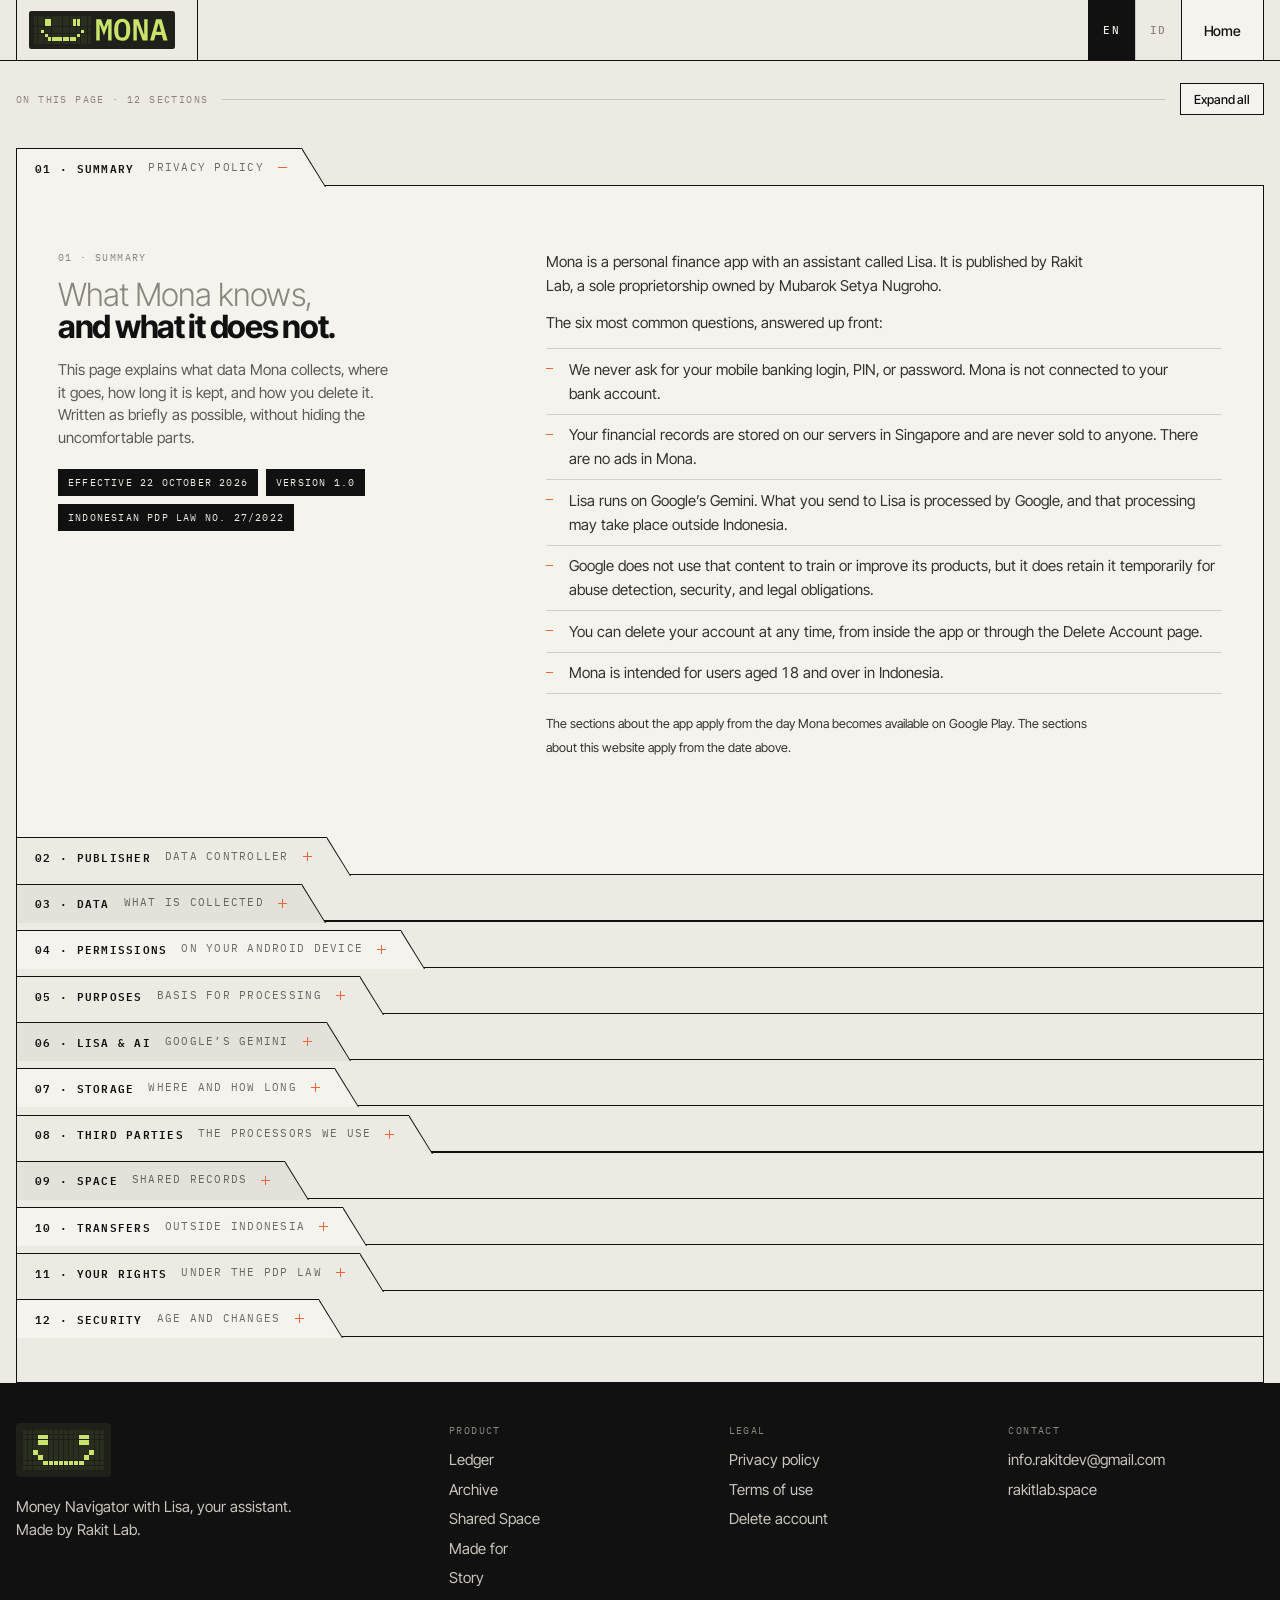
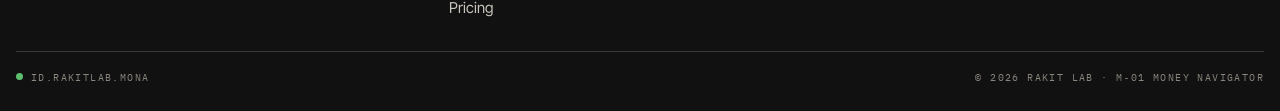
<file: privasi.html>
<!doctype html>
<html lang="id">
<head>
<meta charset="utf-8">
<meta name="viewport" content="width=device-width,initial-scale=1,viewport-fit=cover">
<style>body{margin:0;padding:0}img{max-width:100%}[hidden]{display:none!important}html.i18n-wait body{opacity:0}</style>
<script>(function(){var h=document.documentElement,l;try{l=(location.search.match(/[?&]lang=(en|id)\b/)||[])[1]||localStorage.getItem('mona-lang')}catch(e){}if(l!=='id')h.className+=' i18n-wait';setTimeout(function(){h.classList.remove('i18n-wait')},2500)})();</script>
<title>Kebijakan Privasi — Mona · Money Navigator</title>
<meta name="description" content="Data apa yang dikumpulkan Mona, ke mana perginya, berapa lama disimpan, dan bagaimana menghapusnya.">
<link rel="preconnect" href="https://fonts.googleapis.com">
<link rel="preconnect" href="https://fonts.gstatic.com" crossorigin>
<link rel="stylesheet" href="https://fonts.googleapis.com/css2?family=IBM+Plex+Mono:wght@400;500&family=Inter+Tight:wght@300;400;500;600;700;800&display=swap">
<link rel="stylesheet" href="assets/mona.css?v=20261022g">
<link rel="icon" href="assets/favicon.svg" type="image/svg+xml">
<link rel="icon" href="assets/favicon-32.png" sizes="32x32" type="image/png">
<link rel="icon" href="assets/favicon-16.png" sizes="16x16" type="image/png">
<link rel="apple-touch-icon" href="assets/favicon-180.png">
<link rel="shortcut icon" href="assets/favicon.ico">
</head>

<header class="nav gut">
  <div class="nb">
    <a class="nlogo" href="/" aria-label="Mona, kembali ke beranda"><img class="mlk" src="assets/mona-wordmark.svg" alt="Mona" width="1025" height="267"></a>
    <div class="nidx" aria-hidden="true"></div>
    <div class="nact">
      <div class="lang" role="group" aria-label="Language"><button type="button" data-lang="en" aria-pressed="true">EN</button><button type="button" data-lang="id" aria-pressed="false">ID</button></div>
      <a class="key nbtn" href="/">Beranda</a>
    </div>
  </div>
</header>

<main class="gut">
<div class="page lglbar"><span class="cap">Isi halaman · 12 bagian</span><button type="button" class="key xs" id="lglall" hidden>Buka semua</button></div>
<div class="page stack">

<details class="folder fold" id="ringkasan" style="--fb:var(--key)" open>
  <summary class="tab"><b>01 · Ringkasan</b><span>Kebijakan Privasi</span><i class="pm" aria-hidden="true"></i></summary>
  <div class="sec">
  <div class="sec-side">
    <span class="cap sec-no">01 · Ringkasan</span>
    <h2><span class="lt">Apa yang Mona tahu,</span>dan apa yang tidak.</h2>
    <p>Halaman ini menjelaskan data apa yang Mona kumpulkan, ke mana data itu pergi, berapa lama disimpan, dan bagaimana kamu menghapusnya. Ditulis sependek mungkin, tanpa menyembunyikan bagian yang tidak enak.</p>
  
    <div class="row" style="margin-bottom:22px"><span class="tag">Berlaku 22 Oktober 2026</span><span class="tag">Versi 1.0</span><span class="tag">UU PDP No. 27/2022</span></div>
  </div>
  <div class="lgl">
      <p class="pr">Mona adalah aplikasi pencatat keuangan dengan asisten bernama Lisa. Penerbitnya Rakit Lab, usaha perseorangan milik Mubarok Setya Nugroho.</p>
      <p class="pr">Enam hal yang paling sering ditanyakan, dijawab di muka:</p>
      <ul>
        <li>Kami tidak pernah meminta login, PIN, atau password m-banking. Mona tidak tersambung ke rekening bankmu.</li>
        <li>Catatan keuanganmu disimpan di server kami di Singapura dan tidak dijual kepada siapa pun. Tidak ada iklan di Mona.</li>
        <li>Fitur Lisa berjalan di atas Gemini milik Google. Isi yang kamu kirim ke Lisa diproses oleh Google, dan pemrosesan itu dapat terjadi di luar Indonesia.</li>
        <li>Google tidak memakai isi itu untuk melatih atau meningkatkan produknya, tetapi tetap menyimpannya sementara untuk deteksi penyalahgunaan, keamanan, dan kewajiban hukum.</li>
        <li>Kamu bisa menghapus akun kapan saja, dari dalam aplikasi atau lewat halaman Hapus Akun.</li>
        <li>Mona ditujukan untuk pengguna berusia 18 tahun ke atas di Indonesia.</li>
      </ul>
      <p class="pr mute"><small>Bagian yang menyangkut aplikasi berlaku sejak Mona tersedia di Google Play. Bagian yang menyangkut situs ini berlaku sejak tanggal di atas.</small></p>
  </div>
</div>
</details>

<details class="folder fold" id="penerbit" style="--fb:var(--paper)">
  <summary class="tab"><b>02 · Penerbit</b><span>Pengendali data pribadi</span><i class="pm" aria-hidden="true"></i></summary>
  <div class="sec">
  <div class="sec-side">
    <span class="cap sec-no">02 · Penerbit</span>
    <h2><span class="lt">Siapa yang bertanggung jawab</span>atas data ini.</h2>
    <p>Kalau ada yang ingin kamu tanyakan, perbaiki, atau hapus, alamat di bawah ini yang menjawabnya.</p>
  
  </div>
  <div class="lgl">
      <dl>
        <div><dt>Pengendali</dt><dd>Rakit Lab — usaha perseorangan milik Mubarok Setya Nugroho</dd></div>
        <div><dt>Alamat</dt><dd>Rumbio Jaya, Kabupaten Kampar, Riau, Indonesia</dd></div>
        <div><dt>Email</dt><dd>info.rakitdev@gmail.com</dd></div>
        <div><dt>Aplikasi</dt><dd>Mona — Money Navigator (M-01)</dd></div>
      </dl>
      <p class="pr">Rakit Lab bertindak sebagai pengendali data pribadi menurut Undang-Undang No. 27 Tahun 2022 tentang Pelindungan Data Pribadi. Kami tidak menunjuk pejabat pelindungan data karena pemrosesan yang kami lakukan bukan pemrosesan skala besar dan tidak termasuk kategori berisiko tinggi.</p>
  </div>
</div>
</details>

<details class="folder fold" id="data" style="--fb:var(--well)">
  <summary class="tab"><b>03 · Data</b><span>Yang dikumpulkan</span><i class="pm" aria-hidden="true"></i></summary>
  <div class="sec">
  <div class="sec-side">
    <span class="cap sec-no">03 · Data</span>
    <h2><span class="lt">Data yang kami kumpulkan,</span>satu per satu.</h2>
    <p>Daftar ini mengikuti apa yang benar-benar ada di dalam aplikasi dan di server, bukan daftar umum yang disalin dari tempat lain.</p>
  
  </div>
  <div class="lgl">
      <h3>Akun</h3>
      <ul>
        <li>Alamat email dan kata sandi kamu. Kata sandi disimpan dalam bentuk hash oleh layanan autentikasi kami, tidak pernah sebagai teks biasa, dan kami tidak bisa membacanya.</li>
        <li>Nama tampilan, serta foto profil atau susunan wajah piksel yang kamu pilih.</li>
        <li>Status langgananmu: masa berlaku Pro dan apakah masa uji coba sudah dipakai.</li>
        <li>Space yang terakhir kamu buka, supaya aplikasi membuka di tempat yang sama.</li>
      </ul>
      <h3>Catatan keuanganmu</h3>
      <ul>
        <li>Transaksi: tanggal, jumlah, kategori, judul, dan catatan yang kamu tulis.</li>
        <li>Dompet, aset, utang dan piutang, target, anggaran, tagihan berulang, dan patungan, beserta nama yang kamu berikan untuk masing-masing.</li>
        <li>Percakapan dengan Lisa, termasuk Ingatan Lisa, yaitu hal-hal yang kamu minta Lisa ingat.</li>
        <li>Berkas yang kamu unggah sendiri: gambar sampul dompet dan foto profil.</li>
      </ul>
      <h3>Isi yang kamu kirim ke Lisa</h3>
      <p class="pr">Isi ini dikirim ke Google untuk diproses dan dijelaskan terpisah di bagian 06. Foto struk dan rekaman suara tidak kami simpan di server kami — yang tersimpan hanya teks hasil pembacaannya.</p>
      <ul>
        <li>Teks catatan dan pertanyaan yang kamu ketik untuk Lisa.</li>
        <li>Foto struk yang kamu ambil, serta berkas PDF tagihan yang kamu unggah.</li>
        <li>Rekaman suara saat kamu mencatat dengan berbicara.</li>
        <li>Isi notifikasi dari aplikasi bank yang kamu pilih, kalau fitur catat otomatis kamu aktifkan.</li>
      </ul>
      <h3>Data teknis dan laporan kerusakan</h3>
      <ul>
        <li>Saat aplikasi berhenti mendadak, Firebase Crashlytics mengirimkan laporan kerusakan yang berisi pengenal instalasi Firebase, model perangkat, versi sistem operasi, dan pengenal akun kamu di server kami.</li>
        <li>Kami mencatat jumlah pemakaian fitur Lisa dalam bentuk agregat untuk menahan penyalahgunaan dan mengendalikan biaya.</li>
      </ul>
      <h3>Yang hanya tinggal di perangkatmu</h3>
      <ul>
        <li>Pengaturan aplikasi, antrean catatan yang belum terkirim saat kamu sedang luring, dan tembolok pola kategori. Semua ini ikut hilang saat aplikasi dicopot.</li>
      </ul>
      <h3>Dari situs ini</h3>
      <ul>
        <li>Alamat email yang kamu tulis di daftar tunggu. Email itu masuk ke Google Sheet kami lewat Google Apps Script dan hanya dipakai untuk mengabari kamu saat Mona rilis. Minta hapus kapan saja lewat email di bawah.</li>
        <li>Huruf halaman ini dimuat dari Google Fonts, sehingga alamat IP kamu terbaca oleh Google saat membuka halaman.</li>
        <li>Penyedia hosting kami, Vercel, mencatat log akses berisi alamat IP dan jenis peramban untuk waktu singkat.</li>
      </ul>
      <h3>Yang tidak kami kumpulkan</h3>
      <ul>
        <li>Nomor telepon, nomor rekening, nomor kartu, dan kredensial perbankan apa pun.</li>
        <li>Lokasi, daftar kontak, dan daftar aplikasi yang terpasang di perangkatmu.</li>
        <li>Data untuk iklan, profil pemasaran, atau pelacakan lintas aplikasi.</li>
      </ul>
  </div>
</div>
</details>

<details class="folder fold" id="izin" style="--fb:var(--key)">
  <summary class="tab"><b>04 · Izin</b><span>Di perangkat Android</span><i class="pm" aria-hidden="true"></i></summary>
  <div class="sec">
  <div class="sec-side">
    <span class="cap sec-no">04 · Izin</span>
    <h2><span class="lt">Izin yang diminta,</span>dan alasannya.</h2>
    <p>Semua izin di bawah ini bersifat pilihan dan hanya diminta saat kamu memakai fiturnya. Kamu bisa mencabutnya kapan saja lewat pengaturan Android.</p>
  
  </div>
  <div class="lgl">
      <dl>
        <div><dt>Mikrofon</dt><dd>Merekam suaramu saat kamu mencatat dengan berbicara. Perekaman hanya berjalan selama kamu menahan tombol rekam.</dd></div>
        <div><dt>Kamera</dt><dd>Memotret struk untuk dibaca menjadi tanggal, jumlah, dan kategori.</dd></div>
        <div><dt>Foto dan media</dt><dd>Memilih foto struk atau gambar sampul dompet dari galerimu.</dd></div>
        <div><dt>Notifikasi</dt><dd>Menampilkan pengingat tagihan dan kabar dari aplikasi. Pengingat dijadwalkan di perangkatmu sendiri.</dd></div>
        <div><dt>Sidik jari atau wajah</dt><dd>Mengunci aplikasi supaya hanya kamu yang bisa membukanya.</dd></div>
        <div><dt>Layanan latar depan</dt><dd>Menjaga perekaman suara dan proses pencatatan tetap berjalan saat layar berpindah.</dd></div>
        <div><dt>Tampil di atas aplikasi lain</dt><dd>Menampilkan panel catat cepat di atas aplikasi yang sedang kamu buka.</dd></div>
        <div><dt>Akses notifikasi</dt><dd>Membaca notifikasi dari aplikasi bank yang kamu pilih, supaya Mona bisa mengubahnya menjadi catatan.</dd></div>
      </dl>
      <h3>Soal akses notifikasi, secara terbuka</h3>
      <p class="pr">Catat otomatis memakai layanan pembaca notifikasi Android. Kalau kamu menyalakannya, Mona membaca notifikasi dari aplikasi yang kamu pilih sendiri, lalu menyaringnya di perangkat: hanya notifikasi yang berisi nominal uang yang diteruskan. Isi notifikasi yang lolos saringan itu dikirim ke Gemini untuk diubah menjadi catatan, seperti dijelaskan di bagian 06. Fitur ini mati secara bawaan, tidak pernah menyala sendiri, dan bisa kamu matikan lagi kapan saja di Pengaturan. Mona tidak membaca notifikasi aplikasi lain, tidak mengirimkan notifikasi mentah ke mana pun selain untuk keperluan di atas, dan tidak memakainya untuk iklan.</p>
      <p class="pr mute"><small>Versi aplikasi yang dibagikan sebagai berkas APK di luar Google Play dapat memperbarui dirinya sendiri dan karena itu meminta izin memasang paket. Versi yang diunduh dari Google Play tidak memiliki izin tersebut.</small></p>
  </div>
</div>
</details>

<details class="folder fold" id="tujuan" style="--fb:var(--paper)">
  <summary class="tab"><b>05 · Tujuan</b><span>Dasar pemrosesan</span><i class="pm" aria-hidden="true"></i></summary>
  <div class="sec">
  <div class="sec-side">
    <span class="cap sec-no">05 · Tujuan</span>
    <h2><span class="lt">Untuk apa data itu</span>kami pakai.</h2>
    <p>Kami hanya memproses data untuk menjalankan Mona. Tidak ada pemakaian lain, dan tidak ada pengambilan keputusan otomatis yang berakibat hukum bagi kamu.</p>
  
  </div>
  <div class="lgl">
      <ul>
        <li>Menjalankan fiturnya: menyimpan catatan, menghitung saldo dan anggaran, menyinkronkan Space, dan mengirim pengingat. Dasarnya pelaksanaan layanan yang kamu minta.</li>
        <li>Mengelola akun: masuk, keluar, memulihkan kata sandi, dan mencatat status langgananmu. Dasarnya pelaksanaan layanan.</li>
        <li>Menjalankan fitur Lisa saat kamu memintanya, atau saat kamu menyalakan fitur otomatis yang dijelaskan di bagian 06. Dasarnya persetujuanmu, dan persetujuan itu bisa kamu tarik dengan mematikan fiturnya.</li>
        <li>Menjaga aplikasi tetap stabil lewat laporan kerusakan. Dasarnya kepentingan sah kami untuk memperbaiki perangkat lunak yang kami buat.</li>
        <li>Menahan penyalahgunaan dan mengendalikan biaya lewat hitungan pemakaian agregat. Dasarnya kepentingan sah kami.</li>
        <li>Mengabari kamu saat Mona rilis, kalau kamu menulis email di daftar tunggu. Dasarnya persetujuanmu.</li>
      </ul>
  </div>
</div>
</details>

<details class="folder fold" id="lisa" style="--fb:var(--well)">
  <summary class="tab"><b>06 · Lisa &amp; AI</b><span>Gemini milik Google</span><i class="pm" aria-hidden="true"></i></summary>
  <div class="sec">
  <div class="sec-side">
    <span class="cap sec-no">06 · Lisa &amp; AI</span>
    <h2><span class="lt">Apa yang terjadi</span>saat kamu bertanya ke Lisa.</h2>
    <p>Bagian ini paling panjang karena paling penting. Lisa bukan model buatan kami; Lisa berjalan di atas Gemini, layanan model bahasa milik Google.</p>
  
  </div>
  <div class="lgl">
      <h3>Jalurnya</h3>
      <p class="pr">Aplikasi tidak memanggil Google secara langsung. Permintaan dikirim dulu ke server kami, dan server kami yang meneruskannya ke Gemini memakai kunci yang hanya ada di server. Kunci itu tidak pernah ada di dalam aplikasi yang kamu pasang.</p>
      <h3>Yang dikirim ke Google</h3>
      <ul>
        <li>Teks catatan atau pertanyaan yang kamu tulis.</li>
        <li>Saat kamu mengobrol dengan Lisa: pesanmu, enam pesan terakhir dalam percakapan itu, dan sekitar tiga puluh transaksi dari dua bulan terakhir sebagai konteks.</li>
        <li>Foto struk, berkas PDF tagihan, dan rekaman suara yang kamu kirim.</li>
        <li>Isi notifikasi bank yang lolos saringan, kalau catat otomatis menyala.</li>
      </ul>
      <p class="pr">Isinya dipangkas, tetapi tidak disamarkan. Nama dompet, nama kategori, judul dan catatan transaksi, serta nama peserta patungan terkirim apa adanya. Alamat email dan pengenal akunmu tidak dikirim; yang ikut hanya pengenal Space.</p>
      <h3>Dua hal yang berjalan tanpa kamu minta hari itu</h3>
      <ul>
        <li>Laporan mingguan otomatis. Kalau kamu membuka aplikasi dan laporan terakhir sudah lewat tujuh hari, Mona menyusun ringkasan baru, dan penyusunan itu mengirim data transaksimu ke Gemini.</li>
        <li>Catat otomatis dari notifikasi bank, setelah kamu menyalakannya satu kali. Setelah menyala, setiap notifikasi yang lolos saringan dikirim tanpa menunggu persetujuan lagi.</li>
      </ul>
      <p class="pr">Keduanya punya tombol mati di Pengaturan. Selain dua hal itu, tidak ada data yang dikirim ke Gemini tanpa kamu meminta secara langsung.</p>
      <h3>Yang Google lakukan dengan isi itu</h3>
      <p class="pr">Kami memakai Gemini pada tingkat layanan berbayar. Pada tingkat itu Google menyatakan tidak memakai permintaan maupun jawaban untuk melatih atau meningkatkan produknya, dan pemrosesannya tunduk pada perjanjian pemrosesan data antara kami dan Google.</p>
      <p class="pr">Meski begitu, Google tetap mencatat permintaan dan jawaban untuk waktu terbatas guna mendeteksi penyalahgunaan, menjaga keamanan, dan memenuhi kewajiban hukum. Catatan itu disimpan hingga 55 hari, dan dapat disimpan atau ditembolokkan di negara mana pun tempat Google memiliki fasilitas. Kami tidak bisa membaca, memindahkan, atau mempercepat penghapusan catatan tersebut.</p>
      <p class="pr">Lisa tidak memakai penelusuran web atau peta saat menjawab. Pertanyaanmu tidak dikirim ke mesin pencari mana pun.</p>
      <h3>Soal janji “server di Singapura”</h3>
      <p class="pr">Janji itu berlaku untuk penyimpanan data Mona: akun dan catatan keuanganmu memang disimpan di server kami di Singapura. Janji itu tidak berlaku untuk jalur pemrosesan Gemini, yang dapat terjadi di fasilitas Google di negara mana pun. Dua hal ini sengaja kami pisahkan supaya tidak terbaca sebagai satu janji yang sama.</p>
  </div>
</div>
</details>

<details class="folder fold" id="simpan" style="--fb:var(--key)">
  <summary class="tab"><b>07 · Simpan</b><span>Tempat dan lamanya</span><i class="pm" aria-hidden="true"></i></summary>
  <div class="sec">
  <div class="sec-side">
    <span class="cap sec-no">07 · Simpan</span>
    <h2><span class="lt">Di mana data disimpan,</span>dan berapa lama.</h2>
    <p>Data utama ada di satu tempat, tetapi beberapa layanan pendukung berjalan di tempat lain. Daftar ini menyebut keduanya.</p>
  
  </div>
  <div class="lgl">
      <dl>
        <div><dt>Server utama</dt><dd>Supabase, wilayah Singapura (ap-southeast-1). Berisi akun, catatan keuangan, percakapan Lisa, serta berkas yang kamu unggah sendiri.</dd></div>
        <div><dt>Fungsi server</dt><dd>Kode penghubung ke Gemini dan penghapusan akun berjalan sebagai fungsi tepi, yang dapat dijalankan di wilayah lain untuk mempercepat respons.</dd></div>
        <div><dt>Laporan kerusakan</dt><dd>Firebase Crashlytics milik Google, tidak berada di Singapura. Disimpan sekitar 90 hari.</dd></div>
        <div><dt>Situs ini</dt><dd>Vercel, tidak berada di Singapura. Log akses disimpan singkat oleh penyedia.</dd></div>
        <div><dt>Gemini</dt><dd>Lihat bagian 06. Catatan penyalahgunaan di sisi Google hingga 55 hari.</dd></div>
      </dl>
      <h3>Lama penyimpanan</h3>
      <ul>
        <li>Catatan keuangan dan isi akun disimpan selama akunmu masih ada.</li>
        <li>Saat kamu menghapus akun dari dalam aplikasi, data di server utama dihapus seketika, tanpa masa tunggu.</li>
        <li>Salinan di cadangan otomatis server ikut hilang paling lama 30 hari setelah penghapusan.</li>
        <li>Laporan kerusakan hilang sendiri sekitar 90 hari setelah dibuat.</li>
        <li>Catatan penyalahgunaan di sisi Google hilang paling lama 55 hari setelah permintaan dikirim.</li>
        <li>Email daftar tunggu kami simpan sampai Mona rilis, atau sampai kamu meminta kami menghapusnya.</li>
      </ul>
  </div>
</div>
</details>

<details class="folder fold" id="pihak-lain" style="--fb:var(--paper)">
  <summary class="tab"><b>08 · Pihak lain</b><span>Pemroses yang kami pakai</span><i class="pm" aria-hidden="true"></i></summary>
  <div class="sec">
  <div class="sec-side">
    <span class="cap sec-no">08 · Pihak lain</span>
    <h2><span class="lt">Siapa saja yang ikut</span>menyentuh datamu.</h2>
    <p>Kami tidak menjual data dan tidak membagikannya untuk iklan. Pihak di bawah ini memproses data atas perintah kami, atau menerima data karena fiturnya memang begitu bekerja.</p>
  
  </div>
  <div class="lgl">
      <dl>
        <div><dt>Supabase</dt><dd>Basis data, penyimpanan berkas, dan autentikasi. Wilayah Singapura.</dd></div>
        <div><dt>Google — Gemini</dt><dd>Memproses isi yang kamu kirim ke Lisa, di bawah perjanjian pemrosesan data. Rincian di bagian 06.</dd></div>
        <div><dt>Google — Crashlytics</dt><dd>Menerima laporan kerusakan aplikasi.</dd></div>
        <div><dt>Google Play</dt><dd>Menangani pembayaran langganan Pro saat tersedia. Data kartu dan pembayaranmu dipegang Google, tidak pernah oleh kami.</dd></div>
        <div><dt>Vercel</dt><dd>Menyajikan situs ini.</dd></div>
        <div><dt>Google Sheets</dt><dd>Menampung alamat email daftar tunggu dari situs ini.</dd></div>
      </dl>
      <h3>Kurs dan harga pasar</h3>
      <p class="pr">Untuk mata uang asing, aplikasi mengambil kurs langsung dari penyedia kurs terbuka, yaitu open.er-api.com dan frankfurter.app. Karena diambil langsung dari perangkat, alamat IP kamu terlihat oleh penyedia tersebut. Untuk harga saham dan kripto, pengambilan dilakukan dari server kami, sehingga alamat IP kamu tidak terlihat oleh penyedianya.</p>
      <h3>Kalau usaha ini berpindah tangan</h3>
      <p class="pr">Kalau Mona dialihkan ke pihak lain, data ikut berpindah dengan kewajiban yang sama seperti di halaman ini, dan kami memberi tahu kamu lewat email atau di dalam aplikasi sebelum itu berlaku.</p>
  </div>
</div>
</details>

<details class="folder fold" id="space" style="--fb:var(--well)">
  <summary class="tab"><b>09 · Space</b><span>Catatan bersama</span><i class="pm" aria-hidden="true"></i></summary>
  <div class="sec">
  <div class="sec-side">
    <span class="cap sec-no">09 · Space</span>
    <h2><span class="lt">Kalau kamu mencatat</span>bersama orang lain.</h2>
    <p>Space bersama membuat beberapa orang melihat catatan yang sama. Itu memang tujuannya, tetapi ada akibatnya untuk data pribadi.</p>
  
  </div>
  <div class="lgl">
      <ul>
        <li>Semua anggota Space bisa melihat catatan di dalamnya, sesuai perannya: pemilik, pengelola, pencatat, atau pengamat.</li>
        <li>Kode undangan memberi akses. Jaga kode itu seperti kamu menjaga kunci rumah.</li>
        <li>Catatan yang kamu buat di Space milik orang lain tetap berada di Space itu meskipun akunmu dihapus. Yang hilang adalah keterkaitannya dengan identitasmu.</li>
        <li>Kalau kamu menulis nama orang lain di judul transaksi atau di daftar patungan, nama itu ikut terkirim ke Gemini seperti isi catatan lainnya.</li>
      </ul>
  </div>
</div>
</details>

<details class="folder fold" id="transfer" style="--fb:var(--key)">
  <summary class="tab"><b>10 · Transfer</b><span>Ke luar Indonesia</span><i class="pm" aria-hidden="true"></i></summary>
  <div class="sec">
  <div class="sec-side">
    <span class="cap sec-no">10 · Transfer</span>
    <h2><span class="lt">Data yang keluar</span>dari wilayah Indonesia.</h2>
    <p>Mona memakai layanan yang berjalan di luar Indonesia. Pasal 56 Undang-Undang No. 27 Tahun 2022 mewajibkan hal ini diberitahukan kepadamu.</p>
  
  </div>
  <div class="lgl">
      <ul>
        <li>Penyimpanan utama berada di Singapura.</li>
        <li>Pemrosesan oleh Gemini dapat terjadi di negara mana pun tempat Google memiliki fasilitas.</li>
        <li>Laporan kerusakan dan hosting situs berjalan di infrastruktur global milik Google dan Vercel.</li>
      </ul>
      <p class="pr">Untuk setiap pihak di atas, kami memakai perjanjian pemrosesan data yang mewajibkan tingkat pelindungan setara dengan yang diminta hukum Indonesia. Dengan memakai Mona, kamu memahami bahwa data pribadimu diproses di luar Indonesia sejauh yang dijelaskan di halaman ini.</p>
  </div>
</div>
</details>

<details class="folder fold" id="hakmu" style="--fb:var(--paper)">
  <summary class="tab"><b>11 · Hakmu</b><span>Menurut UU PDP</span><i class="pm" aria-hidden="true"></i></summary>
  <div class="sec">
  <div class="sec-side">
    <span class="cap sec-no">11 · Hakmu</span>
    <h2><span class="lt">Yang bisa kamu minta,</span>dan caranya.</h2>
    <p>Undang-Undang No. 27 Tahun 2022 memberi kamu sejumlah hak atas data pribadimu. Semuanya bisa kamu pakai lewat satu alamat email yang sama.</p>
  
  </div>
  <div class="lgl">
      <ul>
        <li>Meminta penjelasan tentang data apa yang kami simpan tentang kamu, dan meminta salinannya.</li>
        <li>Memperbaiki data yang keliru, atau mengubahnya sendiri langsung di dalam aplikasi.</li>
        <li>Menghapus akun beserta isinya, seketika dari dalam aplikasi atau lewat halaman Hapus Akun.</li>
        <li>Menarik persetujuan untuk fitur Lisa, dengan mematikan fitur otomatis atau berhenti memakainya.</li>
        <li>Menolak pemrosesan tertentu, atau meminta pembatasannya.</li>
        <li>Mengajukan keberatan kepada kami, dan kalau jawabannya tidak memuaskan, kepada lembaga yang berwenang di bidang pelindungan data pribadi di Indonesia.</li>
      </ul>
      <p class="pr">Kirim permintaanmu ke info.rakitdev@gmail.com dari alamat email yang kamu pakai di Mona, supaya kami tahu permintaan itu datang dari pemilik akun. Kami membalas paling lambat 7 hari dan menyelesaikannya paling lambat 14 hari.</p>
  </div>
</div>
</details>

<details class="folder fold" id="keamanan" style="--fb:var(--key)">
  <summary class="tab"><b>12 · Keamanan</b><span>Usia pengguna dan perubahan</span><i class="pm" aria-hidden="true"></i></summary>
  <div class="sec">
  <div class="sec-side">
    <span class="cap sec-no">12 · Keamanan</span>
    <h2><span class="lt">Cara kami menjaganya,</span>dan sisanya.</h2>
    <p>Bagian penutup: pengamanan yang kami pasang, batas usia, dan apa yang terjadi kalau halaman ini berubah.</p>
  
  </div>
  <div class="lgl">
      <h3>Keamanan</h3>
      <ul>
        <li>Semua lalu lintas antara aplikasi dan server berjalan di atas koneksi terenkripsi.</li>
        <li>Akses ke catatan dibatasi per baris di basis data, sehingga satu akun hanya bisa membaca barisnya sendiri dan baris Space yang memang diikutinya.</li>
        <li>Kata sandi disimpan dalam bentuk hash, dan aplikasi bisa dikunci dengan PIN, sidik jari, atau wajah.</li>
        <li>Tidak ada sistem yang aman sepenuhnya. Kalau terjadi kebocoran data pribadi, kami memberi tahu kamu dan lembaga yang berwenang sesuai kewajiban dalam UU PDP.</li>
      </ul>
      <h3>Usia pengguna</h3>
      <p class="pr">Mona ditujukan untuk pengguna berusia 18 tahun ke atas dan tidak dirancang untuk anak-anak. Kami tidak mengumpulkan data dari anak dengan sengaja. Kalau kamu orang tua atau wali dan menemukan anakmu memakai Mona, hubungi kami dan akunnya kami hapus.</p>
      <h3>Wilayah layanan</h3>
      <p class="pr">Mona ditawarkan untuk pengguna di Indonesia dan tidak ditujukan bagi pengguna di Wilayah Ekonomi Eropa atau Britania Raya.</p>
      <h3>Perubahan halaman ini</h3>
      <p class="pr">Kalau ada perubahan penting, kami memperbarui tanggal berlaku di atas dan memberi tahu kamu di dalam aplikasi atau lewat email sebelum perubahan itu berlaku. Versi lama tersimpan di riwayat repositori situs ini.</p>
      <h3>Kontak</h3>
      <p class="pr">Pertanyaan, permintaan data, dan keberatan: info.rakitdev@gmail.com. Permintaan penghapusan akun ada di halaman Hapus Akun.</p>
  </div>
</div>
</details>

</div></main>

<footer class="foot gut" aria-label="Kaki halaman">
  <div class="in">
    <div class="cols">
      <div><img class="mlk flogo" src="assets/mona-mark.svg" alt="Mona" width="1331" height="758"><span>Money Navigator dengan asisten Lisa.<br>Dibuat oleh Rakit Lab.</span></div>
      <div><span class="cap">Produk</span><a href="/#buku">Buku</a><a href="/#arsip">Arsip</a><a href="/#bersama">Space bersama</a><a href="/#cocok">Cocok untuk</a><a href="/#cerita">Cerita</a><a href="/#harga">Harga</a></div>
      <div><span class="cap">Legal</span><a href="/privasi">Kebijakan privasi</a><a href="/ketentuan">Syarat penggunaan</a><a href="/hapus-akun">Hapus akun</a></div>
      <div><span class="cap">Kontak</span><a href="mailto:info.rakitdev@gmail.com">info.rakitdev@gmail.com</a><a href="https://rakitlab.space" target="_blank" rel="noopener">rakitlab.space</a></div>
    </div>
    <div class="legal cap"><span><span class="led"></span>ID.RAKITLAB.MONA</span><span>© 2026 Rakit Lab · M-01 Money Navigator</span></div>
  </div>
</footer>

<script>var I18N_PAGE={"Isi halaman · 12 bagian": "On this page · 12 sections","Kebijakan Privasi — Mona · Money Navigator": "Privacy Policy — Mona · Money Navigator","Data apa yang dikumpulkan Mona, ke mana perginya, berapa lama disimpan, dan bagaimana menghapusnya.": "What data Mona collects, where it goes, how long it is kept, and how to delete it.","Produk": "Product","Legal": "Legal","Kontak": "Contact","Beranda": "Home","Mona, kembali ke beranda": "Mona, back to home","Language": "Bahasa","Buku": "Ledger","Arsip": "Archive","Space bersama": "Shared Space","Cocok untuk": "Made for","Cerita": "Story","Harga": "Pricing","Kebijakan privasi": "Privacy policy","Syarat penggunaan": "Terms of use","Hapus akun": "Delete account","Money Navigator dengan asisten Lisa.": "Money Navigator with Lisa, your assistant.","Dibuat oleh Rakit Lab.": "Made by Rakit Lab.","© 2026 Rakit Lab · M-01 Money Navigator": "© 2026 Rakit Lab · M-01 Money Navigator","Kaki halaman": "Footer","Ringkasan": "Summary","Kebijakan Privasi": "Privacy Policy","Apa yang Mona tahu,": "What Mona knows,","dan apa yang tidak.": "and what it does not.","Halaman ini menjelaskan data apa yang Mona kumpulkan, ke mana data itu pergi, berapa lama disimpan, dan bagaimana kamu menghapusnya. Ditulis sependek mungkin, tanpa menyembunyikan bagian yang tidak enak.": "This page explains what data Mona collects, where it goes, how long it is kept, and how you delete it. Written as briefly as possible, without hiding the uncomfortable parts.","Berlaku 22 Oktober 2026": "Effective 22 October 2026","Versi 1.0": "Version 1.0","UU PDP No. 27/2022": "Indonesian PDP Law No. 27/2022","Mona adalah aplikasi pencatat keuangan dengan asisten bernama Lisa. Penerbitnya Rakit Lab, usaha perseorangan milik Mubarok Setya Nugroho.": "Mona is a personal finance app with an assistant called Lisa. It is published by Rakit Lab, a sole proprietorship owned by Mubarok Setya Nugroho.","Enam hal yang paling sering ditanyakan, dijawab di muka:": "The six most common questions, answered up front:","Kami tidak pernah meminta login, PIN, atau password m-banking. Mona tidak tersambung ke rekening bankmu.": "We never ask for your mobile banking login, PIN, or password. Mona is not connected to your bank account.","Catatan keuanganmu disimpan di server kami di Singapura dan tidak dijual kepada siapa pun. Tidak ada iklan di Mona.": "Your financial records are stored on our servers in Singapore and are never sold to anyone. There are no ads in Mona.","Fitur Lisa berjalan di atas Gemini milik Google. Isi yang kamu kirim ke Lisa diproses oleh Google, dan pemrosesan itu dapat terjadi di luar Indonesia.": "Lisa runs on Google’s Gemini. What you send to Lisa is processed by Google, and that processing may take place outside Indonesia.","Google tidak memakai isi itu untuk melatih atau meningkatkan produknya, tetapi tetap menyimpannya sementara untuk deteksi penyalahgunaan, keamanan, dan kewajiban hukum.": "Google does not use that content to train or improve its products, but it does retain it temporarily for abuse detection, security, and legal obligations.","Kamu bisa menghapus akun kapan saja, dari dalam aplikasi atau lewat halaman Hapus Akun.": "You can delete your account at any time, from inside the app or through the Delete Account page.","Mona ditujukan untuk pengguna berusia 18 tahun ke atas di Indonesia.": "Mona is intended for users aged 18 and over in Indonesia.","Bagian yang menyangkut aplikasi berlaku sejak Mona tersedia di Google Play. Bagian yang menyangkut situs ini berlaku sejak tanggal di atas.": "The sections about the app apply from the day Mona becomes available on Google Play. The sections about this website apply from the date above.","01 · Ringkasan": "01 · Summary","Penerbit": "Publisher","Pengendali data pribadi": "Data controller","Siapa yang bertanggung jawab": "Who is responsible","atas data ini.": "for this data.","Kalau ada yang ingin kamu tanyakan, perbaiki, atau hapus, alamat di bawah ini yang menjawabnya.": "If you want something answered, corrected, or deleted, the address below is the one that answers.","Pengendali": "Controller","Rakit Lab — usaha perseorangan milik Mubarok Setya Nugroho": "Rakit Lab — a sole proprietorship owned by Mubarok Setya Nugroho","Alamat": "Address","Rumbio Jaya, Kabupaten Kampar, Riau, Indonesia": "Rumbio Jaya, Kampar Regency, Riau, Indonesia","Email": "Email","Aplikasi": "App","Mona — Money Navigator (M-01)": "Mona — Money Navigator (M-01)","Rakit Lab bertindak sebagai pengendali data pribadi menurut Undang-Undang No. 27 Tahun 2022 tentang Pelindungan Data Pribadi. Kami tidak menunjuk pejabat pelindungan data karena pemrosesan yang kami lakukan bukan pemrosesan skala besar dan tidak termasuk kategori berisiko tinggi.": "Rakit Lab acts as the data controller under Indonesian Law No. 27 of 2022 on Personal Data Protection. We have not appointed a data protection officer because our processing is neither large-scale nor high-risk under that law.","02 · Penerbit": "02 · Publisher","Data": "Data","Yang dikumpulkan": "What is collected","Data yang kami kumpulkan,": "The data we collect,","satu per satu.": "one by one.","Daftar ini mengikuti apa yang benar-benar ada di dalam aplikasi dan di server, bukan daftar umum yang disalin dari tempat lain.": "This list follows what is actually in the app and on the server, not a generic list copied from somewhere else.","Akun": "Account","Alamat email dan kata sandi kamu. Kata sandi disimpan dalam bentuk hash oleh layanan autentikasi kami, tidak pernah sebagai teks biasa, dan kami tidak bisa membacanya.": "Your email address and password. The password is stored hashed by our authentication service, never in plain text, and we cannot read it.","Nama tampilan, serta foto profil atau susunan wajah piksel yang kamu pilih.": "Your display name, plus the profile photo or pixel-face configuration you choose.","Status langgananmu: masa berlaku Pro dan apakah masa uji coba sudah dipakai.": "Your subscription status: how long Pro runs and whether the trial has been used.","Space yang terakhir kamu buka, supaya aplikasi membuka di tempat yang sama.": "The Space you last opened, so the app opens in the same place.","Catatan keuanganmu": "Your financial records","Transaksi: tanggal, jumlah, kategori, judul, dan catatan yang kamu tulis.": "Transactions: date, amount, category, title, and any note you write.","Dompet, aset, utang dan piutang, target, anggaran, tagihan berulang, dan patungan, beserta nama yang kamu berikan untuk masing-masing.": "Wallets, assets, debts and receivables, goals, budgets, recurring bills, and shared expenses, along with the names you give them.","Percakapan dengan Lisa, termasuk Ingatan Lisa, yaitu hal-hal yang kamu minta Lisa ingat.": "Your conversations with Lisa, including Lisa’s Memory — the things you ask Lisa to remember.","Berkas yang kamu unggah sendiri: gambar sampul dompet dan foto profil.": "Files you upload yourself: wallet cover images and your profile photo.","Isi yang kamu kirim ke Lisa": "What you send to Lisa","Isi ini dikirim ke Google untuk diproses dan dijelaskan terpisah di bagian 06. Foto struk dan rekaman suara tidak kami simpan di server kami — yang tersimpan hanya teks hasil pembacaannya.": "This content is sent to Google for processing and is described separately in section 06. Receipt photos and voice recordings are not stored on our servers — only the text extracted from them is kept.","Teks catatan dan pertanyaan yang kamu ketik untuk Lisa.": "The note text and questions you type for Lisa.","Foto struk yang kamu ambil, serta berkas PDF tagihan yang kamu unggah.": "Receipt photos you take, and PDF bills you upload.","Rekaman suara saat kamu mencatat dengan berbicara.": "Voice recordings when you log something by speaking.","Isi notifikasi dari aplikasi bank yang kamu pilih, kalau fitur catat otomatis kamu aktifkan.": "The contents of notifications from the banking apps you select, if you turn on automatic capture.","Data teknis dan laporan kerusakan": "Technical data and crash reports","Saat aplikasi berhenti mendadak, Firebase Crashlytics mengirimkan laporan kerusakan yang berisi pengenal instalasi Firebase, model perangkat, versi sistem operasi, dan pengenal akun kamu di server kami.": "When the app crashes, Firebase Crashlytics sends a report containing the Firebase installation identifier, device model, operating system version, and your account identifier on our servers.","Kami mencatat jumlah pemakaian fitur Lisa dalam bentuk agregat untuk menahan penyalahgunaan dan mengendalikan biaya.": "We record aggregate usage counts for Lisa features to curb abuse and keep costs under control.","Yang hanya tinggal di perangkatmu": "What stays on your device only","Pengaturan aplikasi, antrean catatan yang belum terkirim saat kamu sedang luring, dan tembolok pola kategori. Semua ini ikut hilang saat aplikasi dicopot.": "App settings, the queue of entries not yet sent while you are offline, and a cache of category patterns. All of this disappears when the app is uninstalled.","Dari situs ini": "From this website","Alamat email yang kamu tulis di daftar tunggu. Email itu masuk ke Google Sheet kami lewat Google Apps Script dan hanya dipakai untuk mengabari kamu saat Mona rilis. Minta hapus kapan saja lewat email di bawah.": "The email address you enter on the waitlist. It goes into our Google Sheet through Google Apps Script and is used only to tell you when Mona launches. Ask us to delete it at any time using the address below.","Huruf halaman ini dimuat dari Google Fonts, sehingga alamat IP kamu terbaca oleh Google saat membuka halaman.": "The fonts on this page are loaded from Google Fonts, so Google sees your IP address when you open the page.","Penyedia hosting kami, Vercel, mencatat log akses berisi alamat IP dan jenis peramban untuk waktu singkat.": "Our hosting provider, Vercel, keeps access logs containing IP addresses and browser type for a short period.","Yang tidak kami kumpulkan": "What we do not collect","Nomor telepon, nomor rekening, nomor kartu, dan kredensial perbankan apa pun.": "Phone numbers, bank account numbers, card numbers, and any banking credentials.","Lokasi, daftar kontak, dan daftar aplikasi yang terpasang di perangkatmu.": "Your location, contact list, or the list of apps installed on your device.","Data untuk iklan, profil pemasaran, atau pelacakan lintas aplikasi.": "Advertising data, marketing profiles, or cross-app tracking.","03 · Data": "03 · Data","Izin": "Permissions","Di perangkat Android": "On your Android device","Izin yang diminta,": "The permissions we ask for,","dan alasannya.": "and why.","Semua izin di bawah ini bersifat pilihan dan hanya diminta saat kamu memakai fiturnya. Kamu bisa mencabutnya kapan saja lewat pengaturan Android.": "Every permission below is optional and is only requested when you use the feature. You can revoke any of them at any time in Android settings.","Mikrofon": "Microphone","Merekam suaramu saat kamu mencatat dengan berbicara. Perekaman hanya berjalan selama kamu menahan tombol rekam.": "Records your voice when you log an entry by speaking. Recording only runs while you hold the record button.","Kamera": "Camera","Memotret struk untuk dibaca menjadi tanggal, jumlah, dan kategori.": "Photographs receipts so they can be read into a date, an amount, and a category.","Foto dan media": "Photos and media","Memilih foto struk atau gambar sampul dompet dari galerimu.": "Picks a receipt photo or wallet cover image from your gallery.","Notifikasi": "Notifications","Menampilkan pengingat tagihan dan kabar dari aplikasi. Pengingat dijadwalkan di perangkatmu sendiri.": "Shows bill reminders and app messages. Reminders are scheduled on your own device.","Sidik jari atau wajah": "Fingerprint or face","Mengunci aplikasi supaya hanya kamu yang bisa membukanya.": "Locks the app so only you can open it.","Layanan latar depan": "Foreground service","Menjaga perekaman suara dan proses pencatatan tetap berjalan saat layar berpindah.": "Keeps voice recording and entry processing alive when the screen changes.","Tampil di atas aplikasi lain": "Display over other apps","Menampilkan panel catat cepat di atas aplikasi yang sedang kamu buka.": "Shows the quick-capture panel on top of whatever app you are using.","Akses notifikasi": "Notification access","Membaca notifikasi dari aplikasi bank yang kamu pilih, supaya Mona bisa mengubahnya menjadi catatan.": "Reads notifications from the banking apps you select, so Mona can turn them into entries.","Soal akses notifikasi, secara terbuka": "About notification access, in plain terms","Catat otomatis memakai layanan pembaca notifikasi Android. Kalau kamu menyalakannya, Mona membaca notifikasi dari aplikasi yang kamu pilih sendiri, lalu menyaringnya di perangkat: hanya notifikasi yang berisi nominal uang yang diteruskan. Isi notifikasi yang lolos saringan itu dikirim ke Gemini untuk diubah menjadi catatan, seperti dijelaskan di bagian 06. Fitur ini mati secara bawaan, tidak pernah menyala sendiri, dan bisa kamu matikan lagi kapan saja di Pengaturan. Mona tidak membaca notifikasi aplikasi lain, tidak mengirimkan notifikasi mentah ke mana pun selain untuk keperluan di atas, dan tidak memakainya untuk iklan.": "Automatic capture uses Android’s notification listener service. If you turn it on, Mona reads notifications from the apps you select yourself, then filters them on the device: only notifications containing a money amount are passed on. The contents of those notifications are sent to Gemini to be turned into an entry, as described in section 06. The feature is off by default, never turns itself on, and can be switched off again at any time in Settings. Mona does not read notifications from other apps, does not send raw notifications anywhere except for the purpose above, and never uses them for advertising.","Versi aplikasi yang dibagikan sebagai berkas APK di luar Google Play dapat memperbarui dirinya sendiri dan karena itu meminta izin memasang paket. Versi yang diunduh dari Google Play tidak memiliki izin tersebut.": "The version distributed as an APK file outside Google Play can update itself and therefore asks for permission to install packages. The version downloaded from Google Play does not have that permission.","04 · Izin": "04 · Permissions","Tujuan": "Purposes","Dasar pemrosesan": "Basis for processing","Untuk apa data itu": "What the data is","kami pakai.": "used for.","Kami hanya memproses data untuk menjalankan Mona. Tidak ada pemakaian lain, dan tidak ada pengambilan keputusan otomatis yang berakibat hukum bagi kamu.": "We process data only to run Mona. There is no other use, and no automated decision-making that has legal effects on you.","Menjalankan fiturnya: menyimpan catatan, menghitung saldo dan anggaran, menyinkronkan Space, dan mengirim pengingat. Dasarnya pelaksanaan layanan yang kamu minta.": "Running the features: storing entries, calculating balances and budgets, syncing Spaces, and sending reminders. The basis is performing the service you asked for.","Mengelola akun: masuk, keluar, memulihkan kata sandi, dan mencatat status langgananmu. Dasarnya pelaksanaan layanan.": "Managing your account: signing in and out, recovering passwords, and tracking your subscription status. The basis is performing the service.","Menjalankan fitur Lisa saat kamu memintanya, atau saat kamu menyalakan fitur otomatis yang dijelaskan di bagian 06. Dasarnya persetujuanmu, dan persetujuan itu bisa kamu tarik dengan mematikan fiturnya.": "Running Lisa’s features when you ask for them, or when you switch on the automatic features described in section 06. The basis is your consent, which you can withdraw by turning the feature off.","Menjaga aplikasi tetap stabil lewat laporan kerusakan. Dasarnya kepentingan sah kami untuk memperbaiki perangkat lunak yang kami buat.": "Keeping the app stable through crash reports. The basis is our legitimate interest in fixing the software we build.","Menahan penyalahgunaan dan mengendalikan biaya lewat hitungan pemakaian agregat. Dasarnya kepentingan sah kami.": "Curbing abuse and controlling costs through aggregate usage counts. The basis is our legitimate interest.","Mengabari kamu saat Mona rilis, kalau kamu menulis email di daftar tunggu. Dasarnya persetujuanmu.": "Letting you know when Mona launches, if you entered your email on the waitlist. The basis is your consent.","05 · Tujuan": "05 · Purposes","Lisa & AI": "Lisa & AI","Gemini milik Google": "Google’s Gemini","Apa yang terjadi": "What happens","saat kamu bertanya ke Lisa.": "when you ask Lisa.","Bagian ini paling panjang karena paling penting. Lisa bukan model buatan kami; Lisa berjalan di atas Gemini, layanan model bahasa milik Google.": "This is the longest section because it matters most. Lisa is not our own model; Lisa runs on Gemini, Google’s language model service.","Jalurnya": "The route","Aplikasi tidak memanggil Google secara langsung. Permintaan dikirim dulu ke server kami, dan server kami yang meneruskannya ke Gemini memakai kunci yang hanya ada di server. Kunci itu tidak pernah ada di dalam aplikasi yang kamu pasang.": "The app does not call Google directly. Requests go to our server first, and our server forwards them to Gemini using a key that exists only on the server. That key is never inside the app you install.","Yang dikirim ke Google": "What is sent to Google","Teks catatan atau pertanyaan yang kamu tulis.": "The note text or question you write.","Saat kamu mengobrol dengan Lisa: pesanmu, enam pesan terakhir dalam percakapan itu, dan sekitar tiga puluh transaksi dari dua bulan terakhir sebagai konteks.": "When you chat with Lisa: your message, the last six messages in that conversation, and about thirty transactions from the past two months as context.","Foto struk, berkas PDF tagihan, dan rekaman suara yang kamu kirim.": "Receipt photos, PDF bills, and voice recordings that you send.","Isi notifikasi bank yang lolos saringan, kalau catat otomatis menyala.": "The contents of bank notifications that pass the filter, if automatic capture is on.","Isinya dipangkas, tetapi tidak disamarkan. Nama dompet, nama kategori, judul dan catatan transaksi, serta nama peserta patungan terkirim apa adanya. Alamat email dan pengenal akunmu tidak dikirim; yang ikut hanya pengenal Space.": "The payload is trimmed, but not anonymised. Wallet names, category names, transaction titles and notes, and the names of people in a shared expense are sent as they are. Your email address and account identifier are not sent; only the Space identifier goes along.","Dua hal yang berjalan tanpa kamu minta hari itu": "Two things that run without you asking that day","Laporan mingguan otomatis. Kalau kamu membuka aplikasi dan laporan terakhir sudah lewat tujuh hari, Mona menyusun ringkasan baru, dan penyusunan itu mengirim data transaksimu ke Gemini.": "The automatic weekly report. If you open the app and the last report is more than seven days old, Mona builds a new summary, and building it sends your transaction data to Gemini.","Catat otomatis dari notifikasi bank, setelah kamu menyalakannya satu kali. Setelah menyala, setiap notifikasi yang lolos saringan dikirim tanpa menunggu persetujuan lagi.": "Automatic capture from bank notifications, once you have switched it on. After that, every notification that passes the filter is sent without asking again.","Keduanya punya tombol mati di Pengaturan. Selain dua hal itu, tidak ada data yang dikirim ke Gemini tanpa kamu meminta secara langsung.": "Both have an off switch in Settings. Apart from those two, no data is sent to Gemini unless you ask for it directly.","Yang Google lakukan dengan isi itu": "What Google does with it","Kami memakai Gemini pada tingkat layanan berbayar. Pada tingkat itu Google menyatakan tidak memakai permintaan maupun jawaban untuk melatih atau meningkatkan produknya, dan pemrosesannya tunduk pada perjanjian pemrosesan data antara kami dan Google.": "We use Gemini on its paid tier. On that tier Google states that it does not use prompts or responses to train or improve its products, and the processing is governed by a data processing agreement between us and Google.","Meski begitu, Google tetap mencatat permintaan dan jawaban untuk waktu terbatas guna mendeteksi penyalahgunaan, menjaga keamanan, dan memenuhi kewajiban hukum. Catatan itu disimpan hingga 55 hari, dan dapat disimpan atau ditembolokkan di negara mana pun tempat Google memiliki fasilitas. Kami tidak bisa membaca, memindahkan, atau mempercepat penghapusan catatan tersebut.": "Even so, Google logs prompts and responses for a limited time to detect abuse, maintain security, and meet legal obligations. Those logs are kept for up to 55 days and may be stored or cached in any country where Google has facilities. We cannot read, move, or speed up the deletion of those logs.","Lisa tidak memakai penelusuran web atau peta saat menjawab. Pertanyaanmu tidak dikirim ke mesin pencari mana pun.": "Lisa does not use web search or maps when answering. Your questions are not sent to any search engine.","Soal janji “server di Singapura”": "About the “servers in Singapore” promise","Janji itu berlaku untuk penyimpanan data Mona: akun dan catatan keuanganmu memang disimpan di server kami di Singapura. Janji itu tidak berlaku untuk jalur pemrosesan Gemini, yang dapat terjadi di fasilitas Google di negara mana pun. Dua hal ini sengaja kami pisahkan supaya tidak terbaca sebagai satu janji yang sama.": "That promise covers where Mona stores data: your account and financial records really are stored on our servers in Singapore. It does not cover the Gemini processing path, which may happen in Google facilities in any country. We keep the two apart deliberately so they are not read as one and the same promise.","06 · Lisa & AI": "06 · Lisa & AI","Simpan": "Storage","Tempat dan lamanya": "Where and how long","Di mana data disimpan,": "Where the data sits,","dan berapa lama.": "and for how long.","Data utama ada di satu tempat, tetapi beberapa layanan pendukung berjalan di tempat lain. Daftar ini menyebut keduanya.": "The main data lives in one place, but a few supporting services run elsewhere. This list names both.","Server utama": "Main server","Supabase, wilayah Singapura (ap-southeast-1). Berisi akun, catatan keuangan, percakapan Lisa, serta berkas yang kamu unggah sendiri.": "Supabase, Singapore region (ap-southeast-1). Holds accounts, financial records, Lisa conversations, and the files you upload yourself.","Fungsi server": "Server functions","Kode penghubung ke Gemini dan penghapusan akun berjalan sebagai fungsi tepi, yang dapat dijalankan di wilayah lain untuk mempercepat respons.": "The code that talks to Gemini and deletes accounts runs as edge functions, which may execute in other regions for speed.","Laporan kerusakan": "Crash reports","Firebase Crashlytics milik Google, tidak berada di Singapura. Disimpan sekitar 90 hari.": "Google’s Firebase Crashlytics, which is not in Singapore. Kept for about 90 days.","Situs ini": "This website","Vercel, tidak berada di Singapura. Log akses disimpan singkat oleh penyedia.": "Vercel, which is not in Singapore. Access logs are kept briefly by the provider.","Gemini": "Gemini","Lihat bagian 06. Catatan penyalahgunaan di sisi Google hingga 55 hari.": "See section 06. Abuse logs on Google’s side for up to 55 days.","Lama penyimpanan": "Retention","Catatan keuangan dan isi akun disimpan selama akunmu masih ada.": "Financial records and account contents are kept for as long as your account exists.","Saat kamu menghapus akun dari dalam aplikasi, data di server utama dihapus seketika, tanpa masa tunggu.": "When you delete your account from inside the app, the data on the main server is deleted immediately, with no waiting period.","Salinan di cadangan otomatis server ikut hilang paling lama 30 hari setelah penghapusan.": "Copies in the automated server backups disappear no later than 30 days after deletion.","Laporan kerusakan hilang sendiri sekitar 90 hari setelah dibuat.": "Crash reports expire on their own about 90 days after they are created.","Catatan penyalahgunaan di sisi Google hilang paling lama 55 hari setelah permintaan dikirim.": "Abuse logs on Google’s side expire no later than 55 days after the request was sent.","Email daftar tunggu kami simpan sampai Mona rilis, atau sampai kamu meminta kami menghapusnya.": "Waitlist emails are kept until Mona launches, or until you ask us to delete them.","07 · Simpan": "07 · Storage","Pihak lain": "Third parties","Pemroses yang kami pakai": "The processors we use","Siapa saja yang ikut": "Who else touches","menyentuh datamu.": "your data.","Kami tidak menjual data dan tidak membagikannya untuk iklan. Pihak di bawah ini memproses data atas perintah kami, atau menerima data karena fiturnya memang begitu bekerja.": "We do not sell data and we do not share it for advertising. The parties below process data on our instructions, or receive data because that is how the feature works.","Supabase": "Supabase","Basis data, penyimpanan berkas, dan autentikasi. Wilayah Singapura.": "Database, file storage, and authentication. Singapore region.","Google — Gemini": "Google — Gemini","Memproses isi yang kamu kirim ke Lisa, di bawah perjanjian pemrosesan data. Rincian di bagian 06.": "Processes what you send to Lisa, under a data processing agreement. Details in section 06.","Google — Crashlytics": "Google — Crashlytics","Menerima laporan kerusakan aplikasi.": "Receives app crash reports.","Google Play": "Google Play","Menangani pembayaran langganan Pro saat tersedia. Data kartu dan pembayaranmu dipegang Google, tidak pernah oleh kami.": "Handles Pro subscription payments once available. Your card and payment data is held by Google, never by us.","Vercel": "Vercel","Menyajikan situs ini.": "Serves this website.","Google Sheets": "Google Sheets","Menampung alamat email daftar tunggu dari situs ini.": "Holds the waitlist email addresses from this website.","Kurs dan harga pasar": "Exchange rates and market prices","Untuk mata uang asing, aplikasi mengambil kurs langsung dari penyedia kurs terbuka, yaitu open.er-api.com dan frankfurter.app. Karena diambil langsung dari perangkat, alamat IP kamu terlihat oleh penyedia tersebut. Untuk harga saham dan kripto, pengambilan dilakukan dari server kami, sehingga alamat IP kamu tidak terlihat oleh penyedianya.": "For foreign currencies, the app fetches rates directly from open exchange-rate providers, namely open.er-api.com and frankfurter.app. Because the request comes from your device, those providers can see your IP address. Stock and crypto prices are fetched from our server instead, so your IP address is not visible to those providers.","Kalau usaha ini berpindah tangan": "If this business changes hands","Kalau Mona dialihkan ke pihak lain, data ikut berpindah dengan kewajiban yang sama seperti di halaman ini, dan kami memberi tahu kamu lewat email atau di dalam aplikasi sebelum itu berlaku.": "If Mona is transferred to someone else, the data moves with the same obligations set out on this page, and we will tell you by email or inside the app before that takes effect.","08 · Pihak lain": "08 · Third parties","Space": "Space","Catatan bersama": "Shared records","Kalau kamu mencatat": "When you keep records","bersama orang lain.": "with other people.","Space bersama membuat beberapa orang melihat catatan yang sama. Itu memang tujuannya, tetapi ada akibatnya untuk data pribadi.": "A shared Space lets several people see the same records. That is the point of it, but it has consequences for personal data.","Semua anggota Space bisa melihat catatan di dalamnya, sesuai perannya: pemilik, pengelola, pencatat, atau pengamat.": "Everyone in a Space can see the records in it, according to their role: owner, manager, recorder, or observer.","Kode undangan memberi akses. Jaga kode itu seperti kamu menjaga kunci rumah.": "The invitation code grants access. Guard it the way you would guard a house key.","Catatan yang kamu buat di Space milik orang lain tetap berada di Space itu meskipun akunmu dihapus. Yang hilang adalah keterkaitannya dengan identitasmu.": "Entries you create in someone else’s Space stay in that Space even after your account is deleted. What is removed is their link to your identity.","Kalau kamu menulis nama orang lain di judul transaksi atau di daftar patungan, nama itu ikut terkirim ke Gemini seperti isi catatan lainnya.": "If you write another person’s name in a transaction title or in a shared-expense list, that name is sent to Gemini along with the rest of the entry.","09 · Space": "09 · Space","Transfer": "Transfers","Ke luar Indonesia": "Outside Indonesia","Data yang keluar": "Data that leaves","dari wilayah Indonesia.": "Indonesian territory.","Mona memakai layanan yang berjalan di luar Indonesia. Pasal 56 Undang-Undang No. 27 Tahun 2022 mewajibkan hal ini diberitahukan kepadamu.": "Mona uses services that run outside Indonesia. Article 56 of Law No. 27 of 2022 requires that this be disclosed to you.","Penyimpanan utama berada di Singapura.": "Primary storage is in Singapore.","Pemrosesan oleh Gemini dapat terjadi di negara mana pun tempat Google memiliki fasilitas.": "Processing by Gemini may take place in any country where Google has facilities.","Laporan kerusakan dan hosting situs berjalan di infrastruktur global milik Google dan Vercel.": "Crash reporting and website hosting run on the global infrastructure of Google and Vercel.","Untuk setiap pihak di atas, kami memakai perjanjian pemrosesan data yang mewajibkan tingkat pelindungan setara dengan yang diminta hukum Indonesia. Dengan memakai Mona, kamu memahami bahwa data pribadimu diproses di luar Indonesia sejauh yang dijelaskan di halaman ini.": "For each party above we rely on data processing agreements that require a level of protection equivalent to what Indonesian law demands. By using Mona you understand that your personal data is processed outside Indonesia to the extent described on this page.","10 · Transfer": "10 · Transfers","Hakmu": "Your rights","Menurut UU PDP": "Under the PDP Law","Yang bisa kamu minta,": "What you can ask for,","dan caranya.": "and how.","Undang-Undang No. 27 Tahun 2022 memberi kamu sejumlah hak atas data pribadimu. Semuanya bisa kamu pakai lewat satu alamat email yang sama.": "Law No. 27 of 2022 gives you a set of rights over your personal data. You can exercise all of them through the same email address.","Meminta penjelasan tentang data apa yang kami simpan tentang kamu, dan meminta salinannya.": "Ask what data we hold about you, and ask for a copy of it.","Memperbaiki data yang keliru, atau mengubahnya sendiri langsung di dalam aplikasi.": "Correct data that is wrong, or change it yourself inside the app.","Menghapus akun beserta isinya, seketika dari dalam aplikasi atau lewat halaman Hapus Akun.": "Delete your account and its contents, instantly from inside the app or through the Delete Account page.","Menarik persetujuan untuk fitur Lisa, dengan mematikan fitur otomatis atau berhenti memakainya.": "Withdraw consent for Lisa’s features, by turning off the automatic features or by not using them.","Menolak pemrosesan tertentu, atau meminta pembatasannya.": "Object to particular processing, or ask for it to be restricted.","Mengajukan keberatan kepada kami, dan kalau jawabannya tidak memuaskan, kepada lembaga yang berwenang di bidang pelindungan data pribadi di Indonesia.": "Raise a complaint with us, and if our answer does not satisfy you, with the authority responsible for personal data protection in Indonesia.","Kirim permintaanmu ke info.rakitdev@gmail.com dari alamat email yang kamu pakai di Mona, supaya kami tahu permintaan itu datang dari pemilik akun. Kami membalas paling lambat 7 hari dan menyelesaikannya paling lambat 14 hari.": "Send your request to info.rakitdev@gmail.com from the email address you use in Mona, so we know it comes from the account holder. We reply within 7 days at the latest and complete the request within 14 days.","11 · Hakmu": "11 · Your rights","Keamanan": "Security","Usia pengguna dan perubahan": "Age and changes","Cara kami menjaganya,": "How we protect it,","dan sisanya.": "and the rest.","Bagian penutup: pengamanan yang kami pasang, batas usia, dan apa yang terjadi kalau halaman ini berubah.": "The closing section: the safeguards we have in place, the age limit, and what happens when this page changes.","Semua lalu lintas antara aplikasi dan server berjalan di atas koneksi terenkripsi.": "All traffic between the app and the server runs over an encrypted connection.","Akses ke catatan dibatasi per baris di basis data, sehingga satu akun hanya bisa membaca barisnya sendiri dan baris Space yang memang diikutinya.": "Access to records is enforced row by row in the database, so an account can only read its own rows and the rows of Spaces it belongs to.","Kata sandi disimpan dalam bentuk hash, dan aplikasi bisa dikunci dengan PIN, sidik jari, atau wajah.": "Passwords are stored hashed, and the app can be locked with a PIN, a fingerprint, or your face.","Tidak ada sistem yang aman sepenuhnya. Kalau terjadi kebocoran data pribadi, kami memberi tahu kamu dan lembaga yang berwenang sesuai kewajiban dalam UU PDP.": "No system is completely secure. If personal data is breached, we will notify you and the competent authority as required by the PDP Law.","Usia pengguna": "Age of users","Mona ditujukan untuk pengguna berusia 18 tahun ke atas dan tidak dirancang untuk anak-anak. Kami tidak mengumpulkan data dari anak dengan sengaja. Kalau kamu orang tua atau wali dan menemukan anakmu memakai Mona, hubungi kami dan akunnya kami hapus.": "Mona is intended for users aged 18 and over and is not designed for children. We do not knowingly collect data from children. If you are a parent or guardian and find that your child is using Mona, contact us and we will delete the account.","Wilayah layanan": "Where the service is offered","Mona ditawarkan untuk pengguna di Indonesia dan tidak ditujukan bagi pengguna di Wilayah Ekonomi Eropa atau Britania Raya.": "Mona is offered to users in Indonesia and is not directed at users in the European Economic Area or the United Kingdom.","Perubahan halaman ini": "Changes to this page","Kalau ada perubahan penting, kami memperbarui tanggal berlaku di atas dan memberi tahu kamu di dalam aplikasi atau lewat email sebelum perubahan itu berlaku. Versi lama tersimpan di riwayat repositori situs ini.": "If something important changes, we update the effective date above and tell you inside the app or by email before the change takes effect. Older versions remain in this website’s repository history.","Pertanyaan, permintaan data, dan keberatan: info.rakitdev@gmail.com. Permintaan penghapusan akun ada di halaman Hapus Akun.": "Questions, data requests, and complaints: info.rakitdev@gmail.com. Account deletion requests are on the Delete Account page.","12 · Keamanan": "12 · Security"};</script>
<script src="assets/mona-i18n.js?v=20261022e"></script>
<script src="assets/mona-legal.js?v=20261022e"></script>
</html>
</file>
<file: assets/mona.css>
/* Layout: tumpukan map bertab dari app Mona. Design system = app versi datar:
   kertas #EDEAE3, garis tinta 0,8px, sudut 5–6px, label mono, layar LCD fosfor, ikon garis 24px stroke 1,6. */
:root{
  --paper:#EDEAE3; --well:#E4E1DA; --key:#F5F3EE; --groove:#b9b5ab; --rail:#c4c0b6;
  --ink:#111; --mute:#5d5a54; --faint:#8a867e; --line:rgba(17,17,17,.16);
  --or:#E5673A; --lcd:#111; --phos:#8CF29A; --phos-mid:#5fae6b; --phos-dim:#262b26; --led:#5fbf6f;
  --sans:"Inter Tight","Helvetica Neue",Arial,sans-serif;
  --mono:"IBM Plex Mono",ui-monospace,Menlo,monospace;
  --dot:"DotGothic16","IBM Plex Mono",monospace;
  --bw:1px; --tab:34px;
  color-scheme:light;
}
*{box-sizing:border-box}
html{scroll-behavior:smooth;background:var(--paper)}
body{background:var(--paper);color:var(--ink);font-family:var(--sans);font-size:15px;line-height:1.5;-webkit-font-smoothing:antialiased;font-variant-numeric:tabular-nums;overflow-x:hidden}
body::before{content:"";position:fixed;inset:0 0 auto;height:env(safe-area-inset-top,0px);z-index:40;background:var(--paper)}
a{color:inherit}
:focus-visible{outline:2px solid var(--or);outline-offset:3px}
p{margin:0}
h1,h2,h3{margin:0;text-wrap:balance;letter-spacing:-.04em;line-height:1;font-weight:700}
.gut{padding-left:max(16px,env(safe-area-inset-left,0px));padding-right:max(16px,env(safe-area-inset-right,0px))}
.page{max-width:1320px;margin:0 auto}
.cap{font-family:var(--mono);font-size:10px;letter-spacing:.14em;text-transform:uppercase}
.mute{color:var(--mute)}
.lt{display:block;font-weight:300;color:var(--faint);letter-spacing:-.03em}
.hl{color:var(--or)}
svg.ic{width:20px;height:20px;fill:none;stroke:currentColor;stroke-width:1.6;stroke-linecap:round;flex:none;display:block}
.ib{width:40px;height:40px;flex:none;display:grid;place-items:center;border:var(--bw) solid var(--ink);border-radius:5px;background:var(--key);color:var(--ink)}
.lcd{background:var(--lcd);color:var(--phos);font-family:var(--dot);border-radius:4px}
.grille{background-image:radial-gradient(circle,#8f8b82 1.1px,transparent 1.35px);background-size:6px 6px}

/* Tombol = key di app */
.key{display:inline-flex;align-items:center;justify-content:center;gap:9px;height:42px;padding:0 18px;border-radius:5px;border:var(--bw) solid var(--ink);background:var(--key);color:var(--ink);text-decoration:none;font:500 14px var(--sans);letter-spacing:-.01em;cursor:pointer;transition:background .15s,color .15s,border-color .15s}
.key:hover{background:var(--ink);color:var(--paper)}
.key.or{background:var(--or);border-color:var(--or);color:#fff}
.key.or:hover{background:var(--ink);border-color:var(--ink);color:var(--paper)}
.key svg.ic{width:18px;height:18px}
.tag{white-space:nowrap;display:inline-flex;align-items:center;font-family:var(--mono);font-size:10px;letter-spacing:.12em;text-transform:uppercase;padding:6px 10px;border-radius:4px;background:var(--ink);color:var(--paper)}

/* NAV: panel konsol melayang */
.nav{position:sticky;top:0;z-index:30;padding-top:max(10px,env(safe-area-inset-top,0px));pointer-events:none}
.nb{pointer-events:auto;position:relative;display:flex;align-items:stretch;max-width:1320px;height:58px;margin:0 auto;background:color-mix(in srgb,var(--key) 90%,transparent);backdrop-filter:blur(14px) saturate(1.25);-webkit-backdrop-filter:blur(14px) saturate(1.25);border:var(--bw) solid var(--ink);border-radius:8px;box-shadow:0 16px 32px -24px rgba(17,17,17,.6)}
.nlogo{display:flex;align-items:center;gap:13px;padding:0 22px 0 9px;border-right:var(--bw) solid var(--ink);text-decoration:none;flex:none}
.mlk{display:block;width:auto}
.mlk .e{fill:#c9e36b}
.mlk.blink .e{fill:#2a2e1f}
.nlogo .mlk{height:38px}
.nidx{flex:1;min-width:0;display:flex;align-items:center;justify-content:center;padding:0 14px}
.nsel{position:relative;display:flex;gap:2px;padding:3px;border:var(--bw) solid var(--ink);border-radius:6px;background:var(--paper)}
.nind{position:absolute;left:0;top:3px;bottom:3px;width:0;border-radius:4px;background:var(--ink);opacity:0;transition:transform .38s cubic-bezier(.3,.8,.2,1),width .38s cubic-bezier(.3,.8,.2,1),opacity .2s;z-index:0;pointer-events:none}
.nsel a{position:relative;z-index:1;display:flex;align-items:center;gap:7px;height:32px;padding:0 13px;border-radius:4px;text-decoration:none;font:500 13.5px var(--sans);letter-spacing:-.01em;color:var(--mute);white-space:nowrap;transition:color .2s}
.nsel a i{font:500 9.5px var(--mono);font-style:normal;letter-spacing:.08em;opacity:.75;transition:color .2s,opacity .2s}
.nsel a:hover{color:var(--ink)}
.nsel a.on{color:var(--paper)}
.nsel a.on i{color:var(--or);opacity:1}
.nact{display:flex;align-items:center;gap:8px;padding:0 9px 0 14px;flex:none}
.nbtn{height:40px;padding:0 16px;font-size:14px}
.nmenu{display:none;width:40px;height:40px;padding:0;border:var(--bw) solid var(--ink);border-radius:5px;background:var(--key);color:var(--ink);cursor:pointer;place-items:center}
.nmenu[aria-expanded="true"]{background:var(--ink);color:var(--paper)}
.nprog{position:absolute;left:8px;right:8px;bottom:-1px;height:2px;overflow:hidden;pointer-events:none}
.nprog i{position:absolute;inset:0;background:var(--or);transform:scaleX(0);transform-origin:0 50%}
.nsheet{pointer-events:auto;position:absolute;left:max(16px,env(safe-area-inset-left,0px));right:max(16px,env(safe-area-inset-right,0px));top:calc(max(10px,env(safe-area-inset-top,0px)) + 66px);max-width:1320px;margin:0 auto;background:var(--key);border:var(--bw) solid var(--ink);border-radius:8px;padding:6px;display:grid;grid-template-columns:repeat(2,minmax(0,1fr));gap:2px;box-shadow:0 24px 40px -24px rgba(17,17,17,.55)}
.nsheet a{display:flex;align-items:center;gap:12px;height:46px;padding:0 14px;border-radius:5px;text-decoration:none;font:600 15.5px var(--sans);letter-spacing:-.015em}
.nsheet a i{font:500 10px var(--mono);font-style:normal;letter-spacing:.1em;color:var(--faint)}
.nsheet a:hover,.nsheet a.on{background:var(--ink);color:var(--paper)}
.nsheet a.on i{color:var(--or)}

/* FOLDER */
.stack{padding-top:58px;padding-bottom:0}
.folder{position:relative;background:var(--fb);border:var(--bw) solid var(--ink);border-radius:0 8px 8px 8px;padding:26px clamp(16px,3vw,40px) 64px;scroll-margin-top:110px}
.folder.r{border-radius:8px 0 8px 8px}
.folder+.folder{margin-top:-26px}
.folder.dk{color:var(--paper)}
.tab{position:absolute;bottom:100%;left:-.8px;height:var(--tab);display:flex;align-items:center;gap:16px;padding:0 18px;background:var(--fb);border:var(--bw) solid var(--ink);border-bottom:0;border-radius:6px 6px 0 0;font-family:var(--mono);font-size:10.5px;letter-spacing:.12em;text-transform:uppercase;white-space:nowrap;max-width:calc(100% - 20px)}
.tab::after{content:"";position:absolute;left:0;right:0;bottom:-2px;height:3px;background:var(--fb)}
.folder.r .tab{left:auto;right:-.8px}
.tab b{font-weight:500}
.tab span{opacity:.6}
.fh{display:grid;grid-template-columns:minmax(0,1fr) minmax(0,1.3fr);gap:28px 48px;align-items:start;margin-bottom:30px}
.fh h2{font-size:clamp(28px,3.5vw,48px)}
.fh p{font-size:15px;color:var(--mute);max-width:46ch}
.dk .fh p,.dk .mute,.dk .lt{color:#a9a59c}
.folder.or{color:var(--ink)}
.or .lt{color:rgba(17,17,17,.55)}

/* 01 FILM */
.f-film{padding:0}
.f-film+.folder{margin-top:calc(var(--tab) + 10px)}
.film{--pw:min(46%,600px);position:relative;height:clamp(560px,82svh,880px);border-radius:0 7px 7px 7px;overflow:hidden;background:var(--ink);max-width:100%}
.film .stage{position:absolute;inset:0}
.film canvas{position:absolute;inset:0;width:100%;height:100%;display:block}
.fcap{position:absolute;top:14px;left:calc(var(--pw) + 14px);display:flex;flex-wrap:wrap;gap:6px;max-width:calc(100% - var(--pw) - 28px);z-index:2}
.fcap span{font-family:var(--mono);font-size:10px;letter-spacing:.12em;text-transform:uppercase;padding:6px 9px;border-radius:4px;background:var(--key);border:var(--bw) solid var(--ink)}
.fcap span.rec{background:var(--ink);color:var(--paper)}
.fcap span.rec::before{content:"";display:inline-block;width:6px;height:6px;border-radius:50%;background:var(--or);margin-right:7px;vertical-align:1px;animation:blink 1.2s steps(2) infinite}
.fcopy{position:absolute;left:0;top:0;bottom:0;width:var(--pw);z-index:2;display:flex;flex-direction:column;justify-content:space-between;gap:28px;padding:clamp(22px,2.6vw,36px) clamp(22px,3vw,44px) clamp(26px,3.4vw,48px);background-color:var(--ink);background-image:radial-gradient(circle,#2b2b28 1px,transparent 1.3px);background-size:9px 9px;color:var(--paper);border-right:var(--bw) solid #3a3a37}
.fcopy .fc-top{display:flex;justify-content:space-between;gap:12px;color:#b3afa6}
.fcopy .fc-top i{display:inline-block;width:6px;height:6px;border-radius:50%;background:var(--or);margin-right:8px;vertical-align:1px;animation:blink 1.2s steps(2) infinite}
.fcopy .fc-main{display:flex;flex-direction:column;gap:22px}
.fcopy h1{font-size:clamp(32px,min(3.9vw,7.4svh),58px);color:var(--paper)}
.fcopy h1 .lt{color:#a9a59c}
.fcopy .lede{font-size:16px;color:#c9c5bc;max-width:34ch;line-height:1.45}
.fcopy .lede b{color:var(--paper);font-weight:600}
.fcopy .key:not(.or){background:transparent;color:var(--paper);border-color:#77736a}
.fcopy .key:not(.or):hover{background:var(--paper);color:var(--ink);border-color:var(--paper)}
.row{display:flex;flex-wrap:wrap;gap:8px;align-items:center}
.ctrl{position:absolute;right:12px;bottom:12px;left:12px;z-index:3;display:flex;align-items:center;gap:12px;justify-content:flex-end;pointer-events:none}
.ctrl .bar{pointer-events:auto;display:flex;align-items:center;gap:12px;background:var(--key);border:var(--bw) solid var(--ink);border-radius:6px;padding:5px 8px 5px 5px}
.ctrl button{width:32px;height:32px;border-radius:4px;border:0;background:var(--ink);color:var(--paper);cursor:pointer;display:grid;place-items:center;padding:0}
.ctrl button.alt{background:transparent;color:var(--ink);border:var(--bw) solid var(--ink)}
.ctrl .tc{font-family:var(--mono);font-size:11px;letter-spacing:.08em;min-width:92px}
.ctrl .pr{width:clamp(80px,14vw,180px);height:2px;background:var(--rail);position:relative}
.ctrl .pr i{position:absolute;inset:0 auto 0 0;width:0;background:var(--or)}

/* 02 BUKU (kalender) */
.cal-top{display:grid;grid-template-columns:minmax(0,1.4fr) minmax(0,1fr);gap:32px;align-items:center;margin-bottom:44px}
.cal-top .stmt{font-size:clamp(20px,2.2vw,30px);font-weight:400;letter-spacing:-.03em;line-height:1.18;max-width:24ch}
.cal{display:grid;grid-template-columns:44px minmax(0,1fr);gap:0}
.mlabel{display:flex;flex-direction:column;align-items:center;gap:10px}
.mlabel .pl{width:26px;height:26px;border:var(--bw) solid var(--ink);border-radius:4px;display:grid;place-items:center;font-size:16px;line-height:1;font-weight:300}
.mlabel span{writing-mode:vertical-rl;transform:rotate(180deg);font-family:var(--mono);font-size:11px;letter-spacing:.14em;text-transform:uppercase}
.grid7{display:grid;grid-template-columns:repeat(7,minmax(0,1fr));border-top:var(--bw) solid var(--ink);border-left:var(--bw) solid var(--ink)}
.dow{font-family:var(--mono);font-size:10px;letter-spacing:.12em;text-transform:uppercase;padding:8px 10px;border-right:var(--bw) solid var(--ink);border-bottom:var(--bw) solid var(--ink);color:var(--mute)}
.day{position:relative;aspect-ratio:1/1.02;border-right:var(--bw) solid var(--ink);border-bottom:var(--bw) solid var(--ink);padding:8px 10px;cursor:pointer;background:transparent;font:inherit;color:inherit;text-align:left;display:block;width:100%}
.day:hover{background:var(--paper)}
.day.sel{background:var(--dc,var(--ink));color:var(--dfg,var(--paper))}
.day.empty{cursor:default}
.day.empty:hover{background:transparent}
.day .n{font-size:13px;font-weight:600}
.day .led{position:absolute;top:10px;right:10px;width:7px;height:7px;border-radius:50%}
.day .art{position:absolute;inset:26% 0 24%;display:grid;place-items:center}
.day svg.ic{width:clamp(16px,2.3vw,28px);height:auto;aspect-ratio:1;stroke-width:1.4}
.day .a{position:absolute;left:10px;right:8px;bottom:6px;font-family:var(--mono);font-size:10px;letter-spacing:.02em;white-space:nowrap;overflow:hidden;text-overflow:ellipsis}
.day .a.in{color:#2F6B3A;font-weight:500}
.day.sel .a,.day.sel .a.in{color:var(--dfg,var(--paper))}
.calw{position:relative}
.pop{position:absolute;top:0;left:0;z-index:6;width:min(330px,100%);background:var(--key);color:var(--ink);border:var(--bw) solid var(--ink);border-radius:6px;box-shadow:0 22px 44px -24px rgba(17,17,17,.5);pointer-events:none;opacity:0;transform:translateY(6px);transition:opacity .16s,transform .16s;overflow:hidden}
.pop.on{opacity:1;transform:none}
.pop.sheet{position:fixed;left:8px;right:8px;bottom:calc(8px + env(safe-area-inset-bottom,0px));top:auto;width:auto;max-width:440px;margin:0 auto;z-index:50;transform:translateY(16px)}
.pop.sheet.on{transform:none}
.pop.sheet .ph::before{content:"";position:absolute;left:50%;top:4px;width:36px;height:3px;margin-left:-18px;border-radius:2px;background:var(--groove)}
.pop .ph{position:relative}
.pop .ph{display:flex;justify-content:space-between;align-items:center;gap:10px;padding:9px 10px 9px 12px;border-bottom:var(--bw) solid var(--ink);background:var(--paper)}
.pop .mchip{display:inline-flex;align-items:center;gap:6px;font-family:var(--mono);font-size:9.5px;letter-spacing:.12em;text-transform:uppercase;background:var(--ink);color:var(--paper);padding:4px 8px 4px 6px;border-radius:3px}
.pop .mchip svg.ic{width:13px;height:13px}
.pop .pb{padding:12px;display:flex;flex-direction:column;gap:10px}
.pin{min-height:96px}
.pin.lcd{padding:12px 14px;display:flex;flex-direction:column;gap:8px}
.pin .pl1{display:flex;align-items:center;gap:10px;font-size:12px;color:var(--phos-mid)}
.pop .face{grid-template-columns:repeat(16,2px);grid-auto-rows:2px;gap:.6px}
.pin .ty{font-size:16px;line-height:1.3;min-height:2.6em}
.pop.s1 .ty::after{content:"_";animation:blink 1s steps(2) infinite}
.pin .wv{display:flex;gap:2px;align-items:center;height:14px}
.pin .wv i{width:2px;height:30%;background:var(--phos);animation:wv 1s ease-in-out infinite}
.pop:not(.s1) .wv i{animation:none;height:2px;opacity:.5}
.pin.field{background:var(--paper);border:var(--bw) solid var(--ink);border-radius:5px;padding:10px 12px;display:flex;flex-direction:column;gap:8px}
.pin.field .ty{font-size:17px;font-weight:500;letter-spacing:-.01em;min-height:1.3em}
.pin.field .kb{display:grid;grid-template-columns:repeat(10,1fr);gap:3px;margin-top:auto}
.pin.field .kb i{height:9px;border-radius:2px;background:var(--well);box-shadow:inset 0 0 0 .8px var(--groove)}
.pin.field .kb i.hit{background:var(--ink)}
.pin.rcp{position:relative;overflow:hidden;font-family:var(--mono);font-size:11px;line-height:1.6;background:#fff;border:var(--bw) solid var(--ink);padding:10px 12px 18px;clip-path:polygon(0 0,100% 0,100% 94%,94% 100%,88% 94%,82% 100%,76% 94%,70% 100%,64% 94%,58% 100%,52% 94%,46% 100%,40% 94%,34% 100%,28% 94%,22% 100%,16% 94%,10% 100%,4% 94%,0 100%)}
.pin.rcp div{display:flex;justify-content:space-between;gap:10px}
.pin.rcp .scan{position:absolute;left:0;right:0;top:0;height:2px;background:var(--phos);box-shadow:0 0 14px 5px rgba(140,242,154,.55);animation:scan 1s linear infinite}
.pop.s3 .scan,.pop.s4 .scan{display:none}
.pin.ntf{display:flex;flex-direction:column;justify-content:center;gap:8px}
.pin.ntf .card{background:#fff;border:var(--bw) solid var(--ink);border-radius:6px;padding:10px 12px;font-size:14px;line-height:1.35;animation:drop .4s .1s both}
.pin.ntf .card .cap{display:block;font-size:9px;color:var(--mute);margin-bottom:4px}
.pop .pst{display:flex;align-items:center;gap:8px;font-family:var(--mono);font-size:9.5px;letter-spacing:.12em;text-transform:uppercase;color:var(--mute);opacity:.35;transition:opacity .2s}
.pop:not(.s1) .pst{opacity:1}
.pop .pst .led{width:6px;height:6px;border-radius:50%;background:var(--or);flex:none}
.pop.s2 .pst .led{animation:blink .6s steps(2) infinite}
.pop.s3 .pst .led,.pop.s4 .pst .led{background:var(--led)}
.pop .pst .bar{flex:1;height:2px;background:var(--rail);position:relative}
.pop .pst .bar b{position:absolute;inset:0 auto 0 0;width:0;background:var(--ink);transition:width .6s linear}
.pop:not(.s1) .pst .bar b{width:100%}
.pop .prs{border:var(--bw) solid var(--ink);border-radius:5px;background:var(--paper)}
.pop .prs .r{display:flex;justify-content:space-between;align-items:baseline;gap:10px;padding:7px 10px;border-top:var(--bw) solid var(--line);font-size:14px;opacity:.12;transition:opacity .25s,transform .25s;transform:translateY(3px)}
.pop .prs .r:first-child{border-top:0}
.pop .prs .r>span:first-child{font-family:var(--mono);font-size:9.5px;letter-spacing:.12em;text-transform:uppercase;color:var(--mute)}
.pop .prs .r:nth-child(2){transition-delay:.09s}.pop .prs .r:nth-child(3){transition-delay:.18s}.pop .prs .r:nth-child(4){transition-delay:.27s}
.pop .prs .amt{font-size:22px;font-weight:700;letter-spacing:-.045em;padding:9px 10px}
.pop .prs .sw{display:inline-block;width:7px;height:7px;border-radius:50%;margin-right:7px;vertical-align:1px}
.pop.s3 .prs .r,.pop.s4 .prs .r{opacity:1;transform:none}
.pop .pf{display:flex;justify-content:space-between;align-items:center;gap:10px;padding:0 12px 12px}
.pop .sv{font-family:var(--mono);font-size:10px;letter-spacing:.12em;text-transform:uppercase;padding:7px 12px;border-radius:4px;border:var(--bw) solid var(--ink);background:var(--key);transition:background .15s,color .15s}
.pop.s4 .sv{background:var(--ink);color:var(--paper)}
@keyframes scan{from{top:0}to{top:100%}}
@keyframes drop{from{opacity:0;transform:translateY(-10px)}}
.slip{display:grid;grid-template-columns:auto minmax(0,1fr) auto;gap:4px 12px;align-items:center;padding-right:4px}
.slip .sw{width:8px;height:8px;border-radius:50%}
.slip b{font-weight:600;font-size:14px}
.slip .amt{font-weight:700;font-size:17px;letter-spacing:-.03em;text-align:right}
.slip .meta{grid-column:2/4;font-family:var(--mono);font-size:10px;letter-spacing:.1em;text-transform:uppercase;color:var(--mute)}
.chipm{display:inline-block;font-family:var(--mono);font-size:9.5px;letter-spacing:.1em;text-transform:uppercase;border:var(--bw) solid var(--ink);border-radius:3px;padding:2px 7px;margin-top:4px}
.sum{display:flex;flex-wrap:wrap;gap:8px 28px;margin-top:16px;font-family:var(--mono);font-size:10.5px;letter-spacing:.1em;text-transform:uppercase;color:var(--mute)}
.sum b{color:var(--ink);font-weight:500}

/* HINT kalender: layar kecil Lisa + kursor demo */
.lhint{justify-self:end;display:flex;align-items:stretch;gap:8px;width:min(400px,100%)}
.lhint .ib{width:58px;height:auto;align-self:stretch}
.lhint .ib svg{animation:tapi 1.7s ease-in-out infinite}
.lhint .lscr{flex:1;min-width:0;display:flex;align-items:center;gap:14px;padding:14px 16px 14px 14px;border:var(--bw) solid #3a3a37;border-radius:5px}
.lhint .face{grid-template-columns:repeat(16,2.8px);grid-auto-rows:2.8px;gap:.6px;flex:none}
.lhint .lt2{display:flex;flex-direction:column;gap:6px;min-width:0}
.lhint .cap{color:var(--phos-mid);font-size:9.5px}
.lhint b{position:relative;font-family:var(--dot);font-weight:400;color:var(--phos);font-size:clamp(17px,1.6vw,21px);line-height:1.15;min-height:1.15em;white-space:nowrap;overflow:hidden;text-overflow:ellipsis;padding-right:.7em}
.lhint b::after{content:"";position:absolute;right:0;top:.1em;width:.5em;height:1em;background:var(--phos);animation:blink 1s steps(2) infinite}
@keyframes tapi{0%,100%{transform:translateY(0)}45%{transform:translateY(3px) scale(.92)}}
.vcur{position:absolute;left:0;top:0;z-index:7;width:26px;height:26px;pointer-events:none;opacity:0;transition:transform .85s cubic-bezier(.65,0,.25,1),opacity .35s}
.vcur.on{opacity:1}
.vcur svg{width:26px;height:26px;display:block;filter:drop-shadow(0 2px 2px rgba(17,17,17,.3))}
.vcur .rg{position:absolute;left:-10px;top:-10px;width:32px;height:32px;border:1.5px solid var(--or);border-radius:50%;opacity:0}
.vcur.clk .rg{animation:rgp .55s ease-out}
.vcur .vt{position:absolute;left:-6px;top:30px;white-space:nowrap;background:var(--or);color:#fff;font:500 9.5px var(--mono);letter-spacing:.12em;text-transform:uppercase;padding:5px 8px;border-radius:3px;opacity:0;transition:opacity .25s}
.vcur.lab .vt{opacity:1}
@keyframes rgp{from{opacity:1;transform:scale(.3)}to{opacity:0;transform:scale(1.6)}}

/* 03 CATAT: Lisa mini */
.lm{position:relative;margin-top:4px}
.lm-tabs{display:flex;align-items:flex-end;gap:2px;position:relative;z-index:2}
.lm-tabs button{position:relative;flex:none;display:flex;align-items:center;gap:11px;height:42px;padding:0 20px 0 14px;border:var(--bw) solid var(--ink);border-bottom:0;border-radius:6px 6px 0 0;background:var(--paper);color:var(--mute);font:500 10.5px var(--mono);letter-spacing:.12em;text-transform:uppercase;cursor:pointer;transition:height .15s,background .15s,color .15s}
.lm-tabs button svg.ic{width:19px;height:19px}
.lm-tabs button:hover{height:48px;color:var(--ink)}
.lm-tabs button[aria-selected="true"]{height:52px;background:var(--key);color:var(--ink);margin-bottom:-1px;z-index:3}
.lm-tabs .tk{display:flex;flex-direction:column;align-items:flex-start;gap:4px;line-height:1}
.lm-tabs .tk small{font:400 9px var(--mono);letter-spacing:.08em;text-transform:none;opacity:.6}
.lm-tabs .sh{display:none}
.lm-tabs .prog{position:absolute;left:-.8px;right:-.8px;top:-.8px;height:3px;border-radius:6px 6px 0 0;background:var(--or);transform:scaleX(0);transform-origin:0 50%;opacity:0}
.lm-tabs button[aria-selected="true"] .prog{opacity:1}
.lm-dev{position:relative;background:var(--key);border:var(--bw) solid var(--ink);border-radius:0 8px 8px 8px;overflow:hidden;z-index:1}
.lm-top{display:flex;justify-content:space-between;align-items:center;gap:14px;padding:12px 12px 12px 18px;border-bottom:var(--bw) solid var(--ink)}
.lm-top .t{display:flex;align-items:baseline;gap:12px;min-width:0}
.lm-top .t b{font-size:15px;font-weight:700;letter-spacing:-.03em;white-space:nowrap}
.lm-top .r{display:flex;align-items:center;gap:14px}
.lm-st{display:flex;align-items:center;gap:8px;font:500 10px var(--mono);letter-spacing:.12em;text-transform:uppercase;color:var(--mute);white-space:nowrap}
.lm-st i{width:7px;height:7px;border-radius:50%;background:var(--groove);flex:none}
.lm[data-s="1"] .lm-st i{background:var(--or);animation:blink .9s steps(2) infinite}
.lm[data-s="2"] .lm-st i{background:var(--or);animation:blink .35s steps(2) infinite}
.lm[data-s="3"] .lm-st i,.lm[data-s="4"] .lm-st i{background:var(--led)}
.sk{font:500 10px var(--mono);letter-spacing:.12em;text-transform:uppercase;height:32px;padding:0 14px;border-radius:4px;border:var(--bw) solid var(--ink);background:var(--key);color:var(--ink);cursor:pointer;white-space:nowrap;transition:background .15s,color .15s,border-color .15s}
.sk:disabled{opacity:.4;cursor:default}
.lm[data-s="3"] .sk{background:var(--or);border-color:var(--or);color:#fff}
.lm[data-s="3"] .sk:hover{background:var(--ink);border-color:var(--ink)}
.lm[data-s="4"] .sk{background:var(--ink);color:var(--paper);opacity:1}
.lm-body{display:grid;grid-template-columns:minmax(0,1.1fr) 160px minmax(0,1fr);min-height:430px}
.lm-in{position:relative;padding:22px clamp(16px,2.4vw,30px);min-width:0;display:flex;flex-direction:column;gap:14px}
/* spine tengah = faceplate hitam, bukan kertas: LCD dan rel tahap jadi terbaca */
.lm-mid{position:relative;border-left:var(--bw) solid var(--ink);border-right:var(--bw) solid var(--ink);background:#191a17;background-image:repeating-linear-gradient(180deg,rgba(255,255,255,.028) 0 1px,transparent 1px 3px);box-shadow:inset 0 1px 0 rgba(255,255,255,.07),inset 0 -1px 0 rgba(0,0,0,.6);display:flex;flex-direction:column;align-items:center;justify-content:center;gap:22px;padding:22px 12px}
.medal{position:relative;width:114px;height:68px;border-radius:6px;background:var(--lcd);display:grid;place-items:center;border:var(--bw) solid #43483f;box-shadow:0 0 0 4px #121310,0 1px 0 4px rgba(255,255,255,.05),inset 0 0 18px rgba(140,242,154,.09);transition:box-shadow .3s}
.lm[data-s="1"] .medal,.lm[data-s="2"] .medal{box-shadow:0 0 0 4px #121310,0 1px 0 4px rgba(255,255,255,.05),inset 0 0 20px rgba(229,103,58,.16),0 0 20px rgba(229,103,58,.18)}
.lm[data-s="3"] .medal,.lm[data-s="4"] .medal{box-shadow:0 0 0 4px #121310,0 1px 0 4px rgba(255,255,255,.05),inset 0 0 20px rgba(140,242,154,.16),0 0 20px rgba(95,191,111,.2)}
.medal .face{grid-template-columns:repeat(16,4px);grid-auto-rows:4px;gap:.8px}
/* rel tahap: garis sinyal yang terisi fosfor seiring Lisa bekerja */
.stg{position:relative;list-style:none;margin:0;padding:0;display:flex;flex-direction:column;gap:8px;font:500 9.5px var(--mono);letter-spacing:.11em;text-transform:uppercase;width:100%;max-width:108px;--fp:0}
.stg::before{content:"";position:absolute;left:3px;top:8px;bottom:8px;width:1px;background:#2d312b}
.stg::after{content:"";position:absolute;left:3px;top:8px;width:1px;height:calc((100% - 16px) * var(--fp));background:var(--phos-mid);box-shadow:0 0 6px rgba(140,242,154,.45);transition:height .35s ease}
.lm[data-s="2"] .stg{--fp:.3333}
.lm[data-s="3"] .stg,.lm[data-s="4"] .stg{--fp:1}
.stg li{position:relative;min-height:16px;display:flex;align-items:center;gap:9px;color:#71766c;transition:color .2s}
.stg li i{position:relative;width:7px;height:7px;border-radius:50%;background:#32362f;flex:none;transition:background .2s,box-shadow .2s}
.stg li b{font-weight:500;color:#4e544b;font-variant-numeric:tabular-nums;transition:color .2s}
.stg li.on{color:#e7e4dc}
.stg li.on b{color:var(--phos-mid)}
.stg li.on i{background:var(--led);box-shadow:0 0 7px rgba(95,191,111,.55)}
.stg li.now{color:var(--or)}
.stg li.now b{color:var(--or)}
.stg li.now i{background:var(--or);box-shadow:0 0 8px rgba(229,103,58,.6);animation:blink .6s steps(2) infinite}
.stg li.now::before{content:"";position:absolute;left:-1px;top:50%;width:9px;height:9px;margin-top:-4.5px;border-radius:50%;border:1px solid var(--or);animation:ringp 1.4s ease-out infinite}
/* chip waktu baca: baru muncul saat angkanya ada, biar tidak jadi kotak kosong */
.lm-ms{font:500 9.5px var(--mono);letter-spacing:.1em;color:var(--phos);text-transform:uppercase;white-space:nowrap;min-height:22px;display:inline-flex;align-items:center;padding:0 9px;border:1px solid transparent;border-radius:3px;background:transparent;transition:color .25s,border-color .25s,background .25s,opacity .25s;opacity:0}
.lm[data-s="3"] .lm-ms,.lm[data-s="4"] .lm-ms{opacity:1;border-color:#39412f;background:#121310}
.lm-out{padding:22px clamp(16px,2.4vw,30px);min-width:0;display:flex;flex-direction:column;justify-content:center}
.lm-foot{display:grid;grid-template-columns:minmax(0,1.1fr) 160px minmax(0,1fr);border-top:var(--bw) solid var(--ink);font:500 10.5px var(--mono);letter-spacing:.12em;text-transform:uppercase}
.lm-foot span{padding:10px 16px;text-align:center}
.lm-foot span:nth-child(2){border-left:var(--bw) solid var(--ink);border-right:var(--bw) solid var(--ink);background:#191a17;color:var(--phos-mid);box-shadow:inset 0 1px 0 rgba(255,255,255,.07)}

/* slip hasil (kanan) */
.sl{display:flex;flex-direction:column;gap:14px;width:100%}
.sl-h{display:flex;justify-content:space-between;align-items:center;gap:10px}
.sl-k{font:500 10px var(--mono);letter-spacing:.12em;text-transform:uppercase;padding:5px 9px;border-radius:4px;background:var(--ink);color:var(--paper)}
.sl-amt{font-size:clamp(32px,3.5vw,46px);font-weight:700;letter-spacing:-.055em;line-height:.95;color:var(--faint);opacity:.35;transition:color .3s,opacity .3s}
.lm[data-s="3"] .sl-amt,.lm[data-s="4"] .sl-amt{opacity:1;color:var(--ink)}
.lm[data-s="3"] .sl-amt.pos,.lm[data-s="4"] .sl-amt.pos{color:#2F6B3A}
.sl-rows{display:grid}
.sr{display:flex;justify-content:space-between;align-items:baseline;gap:12px;padding:10px 0;border-top:var(--bw) solid var(--line);font-size:16px;opacity:.12;transform:translateX(10px);transition:opacity .25s,transform .25s}
.sr>span:first-child{font:500 10px var(--mono);letter-spacing:.12em;text-transform:uppercase;color:var(--mute)}
.sr.cat>span:first-child{font:500 15px var(--sans);letter-spacing:-.01em;text-transform:none;color:var(--ink)}
.sr.cat>span:last-child{font-variant-numeric:tabular-nums}
.lm[data-s="3"] .sr,.lm[data-s="4"] .sr{opacity:1;transform:none}
.sr:nth-child(2){transition-delay:.1s}.sr:nth-child(3){transition-delay:.2s}.sr:nth-child(4){transition-delay:.3s}
.sw{display:inline-block;width:8px;height:8px;border-radius:50%;margin-right:8px;vertical-align:1px}
.spl{display:flex;height:16px;border:var(--bw) solid var(--ink);border-radius:3px;overflow:hidden;background:var(--paper)}
.spl i{height:100%;width:0;transition:width .7s cubic-bezier(.3,.7,.2,1)}
.spl i:nth-child(2){transition-delay:.15s}.spl i:nth-child(3){transition-delay:.3s}
.lm[data-s="3"] .spl i,.lm[data-s="4"] .spl i{width:var(--w)}
.sl-save{display:flex;justify-content:space-between;align-items:center;gap:10px;padding-top:6px;font:500 10px var(--mono);letter-spacing:.12em;text-transform:uppercase;color:var(--mute)}
.sl-save b{font-weight:500;color:var(--ink);opacity:0;transition:opacity .3s}
.lm[data-s="4"] .sl-save b{opacity:1}

/* panel kiri: suara */
.pn{display:flex;flex-direction:column;gap:14px;flex:1;min-width:0}
.pn-h{display:flex;justify-content:space-between;align-items:center;gap:10px}
.vrec{display:flex;align-items:center;gap:8px;font:500 10px var(--mono);letter-spacing:.12em;color:var(--mute)}
.vrec i{width:7px;height:7px;border-radius:50%;background:var(--groove)}
.lm[data-m="0"][data-s="1"] .vrec i{background:var(--or);animation:blink 1s steps(2) infinite}
.vtxt{font-family:var(--dot);background:var(--lcd);color:var(--phos);border-radius:5px;padding:34px 18px 20px;font-size:clamp(17px,1.7vw,22px);line-height:2.3;min-height:152px}
.vtxt .w{position:relative;opacity:0;transition:opacity .12s}
.vtxt .w.on{opacity:1}
.vtxt .w.cur::after{content:"";position:absolute;right:-.62em;top:.32em;width:.5em;height:1em;background:var(--phos);animation:blink 1s steps(2) infinite}
.vtxt .tk{position:relative;display:inline-block;padding:0 3px;margin:0 -3px;border-radius:2px;transition:background .25s,color .25s,box-shadow .25s}
.vtxt .tk::before{content:attr(data-k);position:absolute;left:3px;top:-1.5em;font:500 8.5px/1 var(--mono);letter-spacing:.14em;text-transform:uppercase;color:var(--phos-mid);opacity:0;transition:opacity .3s;white-space:nowrap}
.vtxt.ok .tk{background:rgba(140,242,154,.18);box-shadow:inset 0 -2px 0 var(--phos)}
.vtxt.ok .tk.a{background:var(--phos);color:var(--lcd);box-shadow:none}
.vtxt.ok .tk::before{opacity:1}
.vwave{display:flex;align-items:center;gap:3px;height:46px;border:var(--bw) solid var(--ink);border-radius:5px;padding:0 12px;background:var(--paper)}
.vwave i{flex:1;max-width:5px;min-width:0;height:100%;background:var(--ink);border-radius:1px;transform:scaleY(.08)}
.lm[data-m="0"][data-s="1"] .vwave i{animation:wv2 var(--d,.9s) ease-in-out infinite;animation-delay:var(--l,0s)}
@keyframes wv2{0%,100%{transform:scaleY(.1)}50%{transform:scaleY(var(--h,.9))}}
.vkey{display:flex;align-items:center;gap:14px}
.micb{position:relative;width:56px;height:56px;border-radius:6px;background:var(--ink);color:var(--paper);display:grid;place-items:center;flex:none;transition:background .2s}
.micb svg.ic{width:22px;height:22px}
.micb::before,.micb::after{content:"";position:absolute;inset:-1px;border-radius:7px;border:1.5px solid var(--or);opacity:0}
.lm[data-m="0"][data-s="1"] .micb{background:var(--or)}
.lm[data-m="0"][data-s="1"] .micb::before{animation:ringp 1.4s ease-out infinite}
.lm[data-m="0"][data-s="1"] .micb::after{animation:ringp 1.4s .7s ease-out infinite}
@keyframes ringp{from{opacity:.9;transform:scale(1)}to{opacity:0;transform:scale(1.8)}}

/* panel kiri: ketik */
.tfield{position:relative;background:var(--lcd);border-radius:5px;height:64px;font-family:var(--dot);font-size:clamp(18px,1.9vw,24px);transition:box-shadow .15s}
.tfield:focus-within{box-shadow:0 0 0 2px var(--or)}
.tmir,.tin{position:absolute;inset:0;padding:0 16px;font:inherit;letter-spacing:0}
.tmir{display:flex;align-items:center;white-space:pre;color:var(--phos);pointer-events:none;overflow:hidden}
.tmir mark{background:rgba(140,242,154,.2);box-shadow:inset 0 -2px 0 var(--phos);color:inherit;border-radius:2px}
.tmir mark.a{background:var(--phos);color:var(--lcd);box-shadow:none}
.tmir mark.w{background:transparent;box-shadow:inset 0 -2px 0 var(--or);color:#FFD9C7}
.tin{width:100%;height:100%;border:0;outline:0;background:transparent;color:transparent;caret-color:var(--phos);border-radius:5px}
.tin::placeholder{color:#4b5a4d}
.tleg{display:flex;gap:8px;flex-wrap:wrap}
.tleg span{display:flex;align-items:center;gap:7px;font:500 9.5px var(--mono);letter-spacing:.12em;text-transform:uppercase;padding:6px 10px;border:var(--bw) solid var(--groove);border-radius:4px;color:var(--faint);transition:all .15s}
.tleg span i{width:6px;height:6px;border-radius:50%;background:var(--groove);transition:background .15s}
.tleg span.on{color:var(--ink);border-color:var(--ink);background:var(--paper)}
.tleg span.on i{background:var(--led)}
.tsug{display:flex;gap:6px;flex-wrap:wrap;align-items:center}
.tsug .cap{margin-right:4px}
.tsug button{font:500 12px var(--mono);padding:7px 10px;border:var(--bw) solid var(--ink);border-radius:4px;background:var(--paper);color:var(--ink);cursor:pointer;transition:background .15s,color .15s}
.tsug button:hover{background:var(--ink);color:var(--paper)}
.kbd{display:grid;gap:4px;margin-top:auto;padding:10px;border:var(--bw) solid var(--ink);border-radius:6px;background:var(--paper)}
.kbd .kr{display:flex;gap:4px;justify-content:center}
.kbd i{flex:1;max-width:32px;height:23px;display:grid;place-items:center;border-radius:3px;background:var(--key);box-shadow:inset 0 0 0 .8px var(--groove),0 1px 0 var(--groove);font:500 9.5px var(--mono);font-style:normal;text-transform:uppercase;color:var(--mute);transition:background .06s,color .06s,transform .06s}
.kbd i.sp{flex:7;max-width:none}
.kbd i.rt{flex:2;max-width:64px}
.kbd i.hit{background:var(--ink);color:var(--paper);transform:translateY(1px)}

/* panel kiri: foto struk */
.vf{position:relative;flex:1;min-height:270px;border-radius:6px;overflow:hidden;background-color:var(--lcd);background-image:radial-gradient(circle,#3a3a36 1.1px,transparent 1.35px);background-size:8px 8px}
.vf .br{position:absolute;width:24px;height:24px;border:2px solid var(--phos)}
.vf .br.tl{left:14px;top:14px;border-right:0;border-bottom:0}
.vf .br.tr{right:14px;top:14px;border-left:0;border-bottom:0}
.vf .br.bl{left:14px;bottom:14px;border-right:0;border-top:0}
.vf .br.rr{right:14px;bottom:14px;border-left:0;border-top:0}
.vf .vi{position:absolute;left:50%;top:16px;transform:translateX(-50%);font:500 9px var(--mono);letter-spacing:.14em;text-transform:uppercase;color:var(--phos-mid);white-space:nowrap}
.rwrap{position:absolute;left:50%;top:50%;width:min(216px,66%);transform:translate(-50%,-44%) translateY(120px) rotate(7deg);opacity:0;transition:transform .9s cubic-bezier(.2,.8,.2,1),opacity .4s;filter:drop-shadow(0 12px 16px rgba(0,0,0,.55))}
.vf.in .rwrap{transform:translate(-50%,-50%) rotate(-1.5deg);opacity:1}
.rcpt{background:#FFFDF6;color:#2a2722;padding:12px 14px 26px;font:500 11px/1.7 var(--mono);clip-path:polygon(0 0,100% 0,100% 95%,95% 100%,90% 95%,85% 100%,80% 95%,75% 100%,70% 95%,65% 100%,60% 95%,55% 100%,50% 95%,45% 100%,40% 95%,35% 100%,30% 95%,25% 100%,20% 95%,15% 100%,10% 95%,5% 100%,0 95%)}
.rcpt .rh{display:flex;justify-content:space-between;gap:10px;border-bottom:1px dashed #c9c5bc;padding-bottom:6px;margin-bottom:6px}
.rcpt .ri{position:relative;display:flex;justify-content:space-between;gap:10px;padding-left:9px}
.rcpt .ri::before{content:"";position:absolute;left:0;top:4px;bottom:4px;width:3px;background:var(--cc,#999);transform:scaleY(0);transform-origin:top;transition:transform .25s}
.rcpt .ri.on::before{transform:scaleY(1)}
.rcpt .rm{color:#8a867e;padding-left:9px}
.rcpt .rt{display:flex;justify-content:space-between;gap:10px;border-top:1px dashed #c9c5bc;margin-top:6px;padding-top:6px;font-weight:600}
.vf .beam{position:absolute;left:6%;right:6%;top:10%;height:2px;background:var(--phos);box-shadow:0 0 16px 6px rgba(140,242,154,.5);opacity:0}
.vf.scan .beam{opacity:1;animation:beamy 1.5s linear forwards}
@keyframes beamy{from{top:12%}to{top:88%}}
.vf .fl{position:absolute;inset:0;background:#fff;opacity:0;pointer-events:none}
.vf.flash .fl{animation:flashy .4s ease-out}
@keyframes flashy{0%{opacity:.9}100%{opacity:0}}
.vf .vlg{position:absolute;left:14px;right:14px;bottom:14px;display:flex;justify-content:center;gap:14px;flex-wrap:wrap;font:500 9px var(--mono);letter-spacing:.12em;text-transform:uppercase;color:var(--phos);opacity:0;transition:opacity .3s}
.vf.done .vlg{opacity:1}
.vf .vlg span{display:flex;align-items:center;gap:6px}
.vf .vlg i{width:7px;height:7px;border-radius:50%;background:var(--cc)}
.shut{display:flex;align-items:center;gap:14px}
.shb{position:relative;width:56px;height:56px;border-radius:50%;border:var(--bw) solid var(--ink);display:grid;place-items:center;flex:none;background:var(--key)}
.shb i{width:40px;height:40px;border-radius:50%;background:var(--ink);transition:transform .12s,background .12s}
.vf.flash~.shut .shb i,.pn.shot .shb i{transform:scale(.82);background:var(--or)}

/* panel kiri: notifikasi */
.phone{position:relative;align-self:center;width:min(262px,100%);min-height:330px;background-color:var(--lcd);background-image:radial-gradient(circle,#2e2e2b 1px,transparent 1.3px);background-size:9px 9px;color:var(--paper);border:var(--bw) solid var(--ink);border-radius:12px;padding:16px 12px 16px;display:flex;flex-direction:column;gap:12px;overflow:hidden;flex:none}
.phone::before{content:"";position:absolute;left:50%;top:7px;width:48px;height:5px;margin-left:-24px;border-radius:3px;background:#34342f}
.phone .pst{display:flex;justify-content:space-between;font:500 9.5px var(--mono);letter-spacing:.08em;color:#a9a59c;padding-top:6px}
.phone .pclk{text-align:center;padding:4px 0 6px}
.phone .pclk b{display:block;font:300 46px/1 var(--sans);letter-spacing:-.04em;color:var(--paper)}
.phone .pclk span{font:400 12px var(--sans);color:#a9a59c}
.nc{display:flex;gap:10px;align-items:flex-start;background:var(--key);color:var(--ink);border-radius:8px;padding:10px 11px;opacity:0;transform:translateY(-16px) scale(.97);transition:opacity .35s,transform .5s cubic-bezier(.2,.9,.2,1.15)}
.nc.on{opacity:1;transform:none}
.nc .ni{flex:none;width:30px;height:30px;border-radius:6px;display:grid;place-items:center;border:var(--bw) solid var(--ink);background:var(--paper)}
.nc .ni svg.ic{width:17px;height:17px}
.nc .ni.lisa{background:var(--lcd);border-color:var(--lcd)}
.nc .ni .face{grid-template-columns:repeat(16,1.3px);grid-auto-rows:1.3px;gap:.35px}
.nc p{font-size:13px;line-height:1.3;margin:0}
.nc .cap{font-size:8.5px;color:var(--mute);display:block;margin-bottom:3px}
.nc .nb{display:flex;gap:6px;margin-top:8px}
.nc .nb span{font:500 9px var(--mono);letter-spacing:.1em;text-transform:uppercase;padding:5px 9px;border:var(--bw) solid var(--ink);border-radius:4px;transition:background .2s,color .2s,border-color .2s}
.nc .nb span.go{background:var(--ink);color:var(--paper)}
.lm[data-s="3"] .nc2 .nb span.go{background:var(--or);border-color:var(--or);color:#fff}
.lm[data-s="4"] .nc2 .nb span.go{background:var(--led);border-color:var(--led);color:var(--ink)}
.nc2 .t2,.nc2 .t3{display:none}
.lm[data-s="4"] .nc2 .t1{display:none}
.lm[data-s="4"] .nc2 .t3{display:block}
.phone.buzz{animation:buzzy .5s}
@keyframes buzzy{0%,100%{transform:none}15%{transform:translateX(-4px) rotate(-.6deg)}30%{transform:translateX(4px) rotate(.6deg)}45%{transform:translateX(-3px)}60%{transform:translateX(3px)}75%{transform:translateX(-1px)}}

/* 05 BERSAMA v2: panggung lukisan + peran */
.bs{position:relative;overflow:hidden;border:var(--bw) solid #3a3a37;border-radius:6px;background:var(--lcd);aspect-ratio:1600/640;min-height:440px;max-width:100%}
.bs-art{position:absolute;inset:0;background:var(--phos);opacity:.5;-webkit-mask:var(--ht) center/cover no-repeat;mask:var(--ht) center/cover no-repeat}
img.bs-art{background:none;opacity:1;-webkit-mask:none;mask:none;object-fit:cover;width:100%;height:100%}
.bs::after{content:"";position:absolute;inset:0;pointer-events:none;background-image:linear-gradient(rgba(140,242,154,.06) 1px,transparent 1px),linear-gradient(90deg,rgba(140,242,154,.06) 1px,transparent 1px);background-size:56px 56px}
.bs-top{position:absolute;left:16px;right:16px;top:14px;z-index:4;display:flex;justify-content:space-between;gap:10px;pointer-events:none}
.bs-chip{display:inline-flex;align-items:center;gap:8px;padding:7px 10px;background:var(--lcd);border:var(--bw) solid #3a3a37;border-radius:4px;color:var(--phos-mid);font-size:9.5px}
.bs-chip i{width:6px;height:6px;border-radius:50%;background:var(--led)}
.bs-gap{position:absolute;left:var(--gx,50%);top:var(--gy,40%);z-index:3;transform:translate(-50%,-50%);display:flex;flex-direction:column;align-items:center;pointer-events:none}
.bs-gap .sp{position:relative;display:block;width:14px;height:14px;border-radius:50%;background:var(--or);box-shadow:0 0 0 4px rgba(229,103,58,.22),0 0 28px 8px rgba(229,103,58,.45)}
.bs-gap .sp::before,.bs-gap .sp::after{content:"";position:absolute;inset:-6px;border:1px solid var(--or);border-radius:50%;opacity:0;animation:bsr 2.2s ease-out infinite}
.bs-gap .sp::after{animation-delay:1.1s}
.bs-gap .ln{display:block;width:1px;height:30px;background:var(--or);opacity:.7}
.bs-code{display:flex;flex-direction:column;align-items:center;gap:8px;padding:10px 12px 12px;border:var(--bw) solid var(--or);border-radius:4px}
.bs-code .cap{font-size:9.5px;color:var(--phos-mid);white-space:nowrap}
.bs-code .cells{display:flex;gap:4px}
.bs-code .cells i{display:grid;place-items:center;width:24px;height:32px;border:1px solid #3a3a37;border-radius:3px;font:400 19px var(--dot);font-style:normal;color:var(--phos);animation:bsc 6s steps(1) infinite;animation-delay:calc(var(--n) * 140ms)}
@keyframes bsc{0%{opacity:.18}8%,86%{opacity:1}100%{opacity:.18}}
@keyframes bsr{0%{opacity:.85;transform:scale(.6)}100%{opacity:0;transform:scale(2.1)}}
.bs-pin{position:absolute;left:var(--x);top:var(--y);z-index:4;display:flex;align-items:center;padding:0;border:0;background:none;color:var(--paper);font:inherit;cursor:pointer;transform:translate(-14px,-14px)}
.bs-pin .rt{position:relative;display:block;width:28px;height:28px;flex:none;color:#8a867e;transition:color .2s,transform .25s}
.bs-pin .rt svg{width:28px;height:28px;stroke-width:1.8}
.bs-pin .rt::after{content:"";position:absolute;inset:-6px;border:1px solid var(--or);border-radius:3px;opacity:0}
.bs-pin .tg{margin-left:10px;display:flex;flex-direction:column;gap:3px;padding:7px 11px 8px;background:var(--lcd);border:var(--bw) solid #3a3a37;border-radius:4px;text-align:left;white-space:nowrap;transition:border-color .2s}
.bs-pin .tg .cap{font-size:9.5px;color:#8a867e;transition:color .2s}
.bs-pin .tg b{display:none;font:600 15px/1.1 var(--sans);letter-spacing:-.02em}
.bs-pin:hover .rt,.bs-pin:focus-visible .rt{color:var(--paper)}
.bs-pin.on .rt{color:var(--or)}
.bs-pin.on .rt::after{animation:bsr 1.6s ease-out infinite}
.bs-pin.on .tg{border-color:var(--or)}
.bs-pin.on .tg b{display:block}
.bs-pin.on .tg .cap{color:var(--or)}
.bs-pin.l{flex-direction:row-reverse;transform:translate(calc(-100% + 14px),-14px)}
.bs-pin.l .tg{margin-left:0;margin-right:10px}
.bs-vn{position:absolute;left:16px;bottom:16px;z-index:4;width:min(340px,40%);padding:12px 14px;border:var(--bw) solid #3a3a37;display:flex;flex-direction:column;gap:9px}
.bs-vn .vt{display:flex;justify-content:space-between;align-items:center;gap:10px}
.bs-vn .vt .cap{font-size:9.5px;color:var(--phos-mid)}
.bs-vn .wv{display:flex;align-items:center;gap:2px;height:16px}
.bs-vn .wv i{display:block;width:2px;height:28%;background:var(--phos);animation:bsw 1s ease-in-out infinite;animation-delay:calc(var(--n) * 90ms)}
@keyframes bsw{50%{height:100%}}
.bs-vn q{font:400 clamp(16px,1.5vw,19px)/1.3 var(--dot);color:var(--phos);quotes:none}
.bs-vn .vr{display:flex;align-items:center;gap:8px;padding-top:9px;border-top:1px solid #2c2c29;font:500 10px var(--mono);letter-spacing:.1em;text-transform:uppercase;color:var(--phos-mid)}
.bs-vn .vr svg{width:15px;height:15px;color:var(--or)}
.bs-vn .vr b{color:var(--paper);font-weight:500}
.bs-vn .vr em{margin-left:auto;font-style:normal}
/* avatar anggota: kotak 5px, garis tinta, titik hadir */
.av{position:relative;display:block;width:var(--s,44px);height:var(--s,44px);flex:none;border:var(--bw) solid var(--ink);border-radius:5px;overflow:hidden;background:var(--well)}
.av svg{display:block;width:100%;height:100%}
.avw{position:relative;flex:none}
.avw .pres{position:absolute;right:-3px;bottom:-3px;width:10px;height:10px;border-radius:50%;background:var(--led);border:2px solid var(--pc,#161614);transition:border-color .2s}
.bs-pin .rt svg.ic{position:absolute;inset:0}
.bs-pin .rt .av{position:absolute;inset:5px;width:18px;height:18px;border:0;border-radius:3px;filter:saturate(.3) brightness(.72);transition:filter .25s}
.bs-pin:hover .rt .av,.bs-pin:focus-visible .rt .av,.bs-pin.on .rt .av{filter:none}
/* panel peran: satu papan, sel sama lebar, garis rambut */
.bs-roles{display:grid;grid-template-columns:repeat(4,minmax(0,1fr));gap:1px;margin-top:12px;background:#3a3a37;border:var(--bw) solid #3a3a37;border-radius:6px;overflow:hidden}
.bs-role{--pc:#161614;position:relative;display:flex;flex-direction:column;align-items:stretch;gap:14px;text-align:left;padding:16px;border:0;border-radius:0;background:#161614;color:var(--paper);cursor:pointer;font:inherit;transition:background .2s,color .2s}
.bs-role::before{content:"";position:absolute;left:0;right:0;top:0;height:2px;background:var(--or);transform:scaleX(0);transform-origin:left;transition:transform .35s}
.bs-role.on{--pc:var(--key);background:var(--key);color:var(--ink)}
.bs-role.on::before{transform:scaleX(1)}
.bs-role .rh{display:flex;justify-content:space-between;align-items:center;gap:8px}
.bs-role .cap{color:#8a867e;font-size:9.5px}
.bs-role.on .cap{color:var(--mute)}
.bs-role .lv{display:flex;gap:2px}
.bs-role .lv i{width:3px;height:10px;background:#3a3a37;transition:background .2s}
.bs-role .lv i.y{background:var(--phos-mid)}
.bs-role.on .lv i{background:var(--groove)}
.bs-role.on .lv i.y{background:var(--ink)}
.bs-role .rp{display:flex;align-items:center;gap:12px;min-width:0}
.bs-role .av{--s:46px;border-color:#3a3a37;filter:saturate(.35) brightness(.78);transition:filter .25s,border-color .2s}
.bs-role.on .av{border-color:var(--ink);filter:none}
.bs-role .rn{display:flex;flex-direction:column;gap:4px;min-width:0}
.bs-role .nm{font-size:16px;font-weight:700;letter-spacing:-.03em;line-height:1.05}
.bs-role .rl{font:500 9.5px var(--mono);letter-spacing:.1em;text-transform:uppercase;color:#8a867e;overflow:hidden;text-overflow:ellipsis;white-space:nowrap}
.bs-role.on .rl{color:var(--mute)}
.bs-role .ds{font-size:13px;color:#a9a59c;line-height:1.4}
.bs-role.on .ds{color:var(--mute)}
.bs-role .pm{display:grid;grid-template-columns:repeat(2,minmax(0,1fr));gap:4px;margin-top:auto}
.bs-role .pm>span{display:flex;align-items:center;gap:6px;height:26px;padding:0 7px;border:var(--bw) solid #3a3a37;border-radius:3px;font:500 9.5px var(--mono);letter-spacing:.1em;text-transform:uppercase;color:#6f6b63}
.bs-role .pm svg{width:13px;height:13px;flex:none}
.bs-role .pm>span.y{color:var(--phos);border-color:#2f4a33}
.bs-role .pm>span.n{text-decoration:line-through;text-decoration-thickness:1px}
.bs-role.on .pm>span{border-color:var(--groove);color:#8a867e}
.bs-role.on .pm>span.y{color:var(--ink);border-color:var(--ink)}
.bs-role.on .pm>span.y svg{color:#1f8a3a}
.bs-notes{display:grid;grid-template-columns:repeat(3,minmax(0,1fr));gap:1px;margin-top:12px;background:#3a3a37;border:var(--bw) solid #3a3a37;border-radius:6px;overflow:hidden}
.bs-notes>span{display:flex;align-items:center;gap:10px;padding:13px 16px;background:#161614;font-size:13px;color:#a9a59c}
.bs-notes svg{width:17px;height:17px;color:var(--phos-mid);flex:none}
.bs-notes b{color:var(--paper);font-weight:600}
@media (max-width:900px){
  .bs{aspect-ratio:auto;height:540px}
  .bs-gap{--gy:30%}
  .bs-pin{left:var(--mx);top:var(--my)}
  .bs-pin:not(.on) .tg{display:none}
  .bs-pin[data-r="3"]{flex-direction:row-reverse;transform:translate(calc(-100% + 14px),-14px)}
  .bs-pin[data-r="3"] .tg{margin-left:0;margin-right:10px}
  .bs-vn{width:auto;right:16px}
  .bs-roles{grid-template-columns:repeat(2,minmax(0,1fr))}
  .bs-notes{grid-template-columns:minmax(0,1fr)}
}
@media (max-width:420px){
  .bs-role{padding:13px}
  .bs-role .av{--s:40px}
  .bs-role .nm{font-size:15px}
}

/* 09 TANYA: papan janji privasi + FAQ jawaban layar Lisa */
.pv{border:var(--bw) solid var(--ink);border-radius:6px;background:var(--key);overflow:hidden}
.pv-h{display:flex;justify-content:space-between;align-items:center;gap:12px;height:40px;padding:0 16px;border-bottom:var(--bw) solid var(--ink);background:var(--paper)}
.pv-h .cap{color:var(--mute)}
.pv-h .st{display:flex;align-items:center;gap:8px;color:var(--ink)}
.pv-h .st i{width:7px;height:7px;border-radius:50%;background:var(--led);animation:blink 1.6s steps(2) infinite}
.pv-g{display:grid;grid-template-columns:repeat(3,minmax(0,1fr));gap:var(--bw);background:var(--ink)}
.pc{position:relative;display:flex;flex-direction:column;gap:12px;min-height:188px;padding:18px 18px 16px;background:var(--key);transition:background .2s}
.pc:hover{background:var(--paper)}
.pc .top{display:flex;justify-content:space-between;align-items:flex-start;margin-bottom:6px}
.pc .ib{width:38px;height:38px;transition:background .2s,color .2s}
.pc .ix{font:500 10px var(--mono);letter-spacing:.12em;color:var(--faint)}
.pc b{font-size:15.5px;font-weight:700;letter-spacing:-.025em;line-height:1.15}
.pc p{margin:0;font-size:13px;line-height:1.5;color:var(--mute)}
.pc .vd{margin-top:auto;display:flex;align-items:center;gap:8px;padding-top:12px;border-top:var(--bw) dashed var(--groove);font:500 9.5px var(--mono);letter-spacing:.12em;text-transform:uppercase}
.pc .vd i{width:6px;height:6px;border-radius:50%;background:var(--led);flex:none}
.pc:hover .ib{background:var(--ink);color:var(--paper)}
.faq{display:grid;grid-template-columns:minmax(0,.8fr) minmax(0,1.45fr);gap:clamp(24px,4vw,56px);margin-top:44px;align-items:start}
.fqh{position:sticky;top:96px;display:flex;flex-direction:column;gap:14px}
.fqh .cap{color:var(--mute)}
.fqh h3{margin:0;font-size:clamp(26px,2.8vw,38px);font-weight:700;letter-spacing:-.045em;line-height:1.02}
.fqc{display:grid;grid-template-columns:auto minmax(0,1fr);gap:12px 16px;align-items:center;margin-top:6px;padding:16px;border:var(--bw) solid #3a3a37;border-radius:6px}
.fqc .t{display:flex;flex-direction:column;gap:5px;min-width:0}
.fqc .cap{color:var(--phos-mid);font-size:9.5px}
.fqc b{font:400 clamp(16px,1.5vw,20px)/1.2 var(--dot);color:var(--phos)}
.fqc .m{font:500 11.5px var(--mono);letter-spacing:.04em;color:#a9a59c;overflow:hidden;text-overflow:ellipsis}
.fqc .key{grid-column:1/-1;height:40px;font-size:13.5px}
.fqc .fqs{grid-column:1/-1;margin-top:-4px;font:500 11.5px var(--mono);letter-spacing:.02em;line-height:1.45;color:var(--phos-mid);display:none}
.fqc .fqs.on{display:block}
.fq{border:var(--bw) solid var(--ink);border-radius:6px;background:var(--key);overflow:hidden}
.fi{border-top:var(--bw) solid var(--ink)}
.fi:first-child{border-top:0}
.fq-q{display:grid;grid-template-columns:46px minmax(0,1fr) 46px;align-items:stretch;width:100%;min-height:58px;padding:0;background:linear-gradient(var(--line),var(--line)) right 46px top/var(--bw) 100% no-repeat;border:0;color:var(--ink);text-align:left;cursor:pointer;font:600 15px/1.3 var(--sans);letter-spacing:-.015em;transition:background .2s,color .2s}
.fq-q i{display:grid;place-items:center;border-right:var(--bw) solid var(--line);font:500 10px var(--mono);letter-spacing:.1em;font-style:normal;color:var(--faint);transition:color .2s,border-color .2s}
.fq-q span{align-self:center;padding:14px 16px}
.fq-q .pl{align-self:center;justify-self:center;width:16px;height:16px;padding:0}
.fq-q:hover{background-color:var(--paper)}
.fi.open .fq-q{background-color:var(--ink);background-image:linear-gradient(#3a3a37,#3a3a37);color:var(--paper)}
.fi.open .fq-q i{color:var(--or);border-color:#3a3a37}
.fq-a{display:grid;grid-template-rows:0fr;transition:grid-template-rows .35s ease}
.fq-a>div{min-height:0;overflow:hidden;visibility:hidden;transition:visibility 0s .35s}
.fi.open .fq-a{grid-template-rows:1fr}
.fi.open .fq-a>div{visibility:visible;transition-delay:0s}
.fq-a .ans{display:flex;align-items:flex-start;gap:16px;margin:12px;padding:16px 18px;border-radius:4px;background:var(--lcd)}
.fq-a .ans .face{flex:none;margin-top:3px}
.fq-a .ans p{margin:0;font:400 clamp(15px,1.3vw,17px)/1.5 var(--dot);color:var(--phos)}
.fq-a .ans p.typing::after{content:"";display:inline-block;width:.5em;height:1em;margin-left:.2em;background:var(--phos);vertical-align:-.15em;animation:blink 1s steps(2) infinite}
@media (max-width:1060px){.pv-g{grid-template-columns:repeat(2,minmax(0,1fr))}}
@media (max-width:900px){.faq{grid-template-columns:minmax(0,1fr);margin-top:36px}.fqh{position:static}}
@media (max-width:560px){
  .pv-g{grid-template-columns:minmax(0,1fr)}
  .pc{min-height:0;display:grid;grid-template-columns:38px minmax(0,1fr);column-gap:14px;row-gap:4px;padding:16px}
  .pc .top{grid-row:1/4;margin:0}
  .pc .ix{display:none}
  .pc .vd{margin-top:8px}
  .fq-q{grid-template-columns:38px minmax(0,1fr) 40px}
  .fq-q span{padding:13px 12px}
  .fq-q{background-position:right 40px top}
}

/* 08 GABUNG */
.join{display:grid;grid-template-columns:minmax(0,1.2fr) minmax(0,1fr);gap:32px;align-items:end}
.join h2{font-size:clamp(34px,4.6vw,66px)}
.jx{display:flex;flex-direction:column;gap:18px}
.jx>p{font-size:16px;color:rgba(17,17,17,.78);max-width:38ch}
.steps{display:flex;flex-wrap:wrap;gap:8px;font-family:var(--mono);font-size:10.5px;letter-spacing:.1em;text-transform:uppercase}
.steps span{display:flex;align-items:center;gap:8px;padding:6px 10px 6px 6px;border:var(--bw) solid var(--ink);border-radius:4px}
.steps b{display:grid;place-items:center;width:18px;height:18px;border-radius:3px;background:var(--ink);color:var(--paper);font-weight:500}

/* FOOTER: panel hardware */
.foot{margin-top:56px;background:var(--ink);color:var(--paper)}
.foot .in{max-width:1320px;margin:0 auto;padding:40px 0 26px;display:flex;flex-direction:column;gap:32px}
.foot .cols{display:grid;grid-template-columns:minmax(0,1.6fr) repeat(3,minmax(0,1fr));gap:24px;align-items:start}
.foot .cols div{display:flex;flex-direction:column;gap:7px;font-size:15px;color:#c9c5bc}
.foot .cols .cap{color:#8a867e;margin-bottom:4px}
.foot a{text-decoration:none}
.foot a:hover{color:var(--or)}
.foot .flogo{height:54px;align-self:flex-start;margin-bottom:12px}
.foot .legal{display:flex;justify-content:space-between;flex-wrap:wrap;gap:8px 20px;padding-top:18px;border-top:var(--bw) solid #3a3a37;color:#8a867e}
.foot .legal .led{display:inline-block;width:7px;height:7px;border-radius:50%;background:var(--led);margin-right:8px;vertical-align:1px}

@keyframes blink{50%{opacity:0}}
@keyframes wv{50%{height:95%}}
@media (prefers-reduced-motion:reduce){*{animation:none!important;scroll-behavior:auto!important;transition:none!important}}

@media (max-width:1180px){
  .nsel a{padding:0 9px;gap:5px;font-size:12.5px}
  .nbtn svg{display:none}
  .nlogo{padding-right:16px}
  .nidx{padding:0 8px}
}
@media (max-width:1060px){
  .nsel a span{display:none}
  .nsel a{padding:0 11px}
}
@media (max-width:900px){
  .nidx{display:none}
  .nmenu{display:grid}
  .nlogo{border-right:0;flex:1}
  .nact{padding-left:0}
  .fh,.cal-top,.tanya,.join{grid-template-columns:minmax(0,1fr)}
  .lhint{justify-self:start}
  .film{height:auto}
  .film .stage{position:relative;height:clamp(480px,118vw,620px)}
  .film{--pw:0px}
  .fcopy{position:static;width:auto;border-right:0;border-top:var(--bw) solid #3a3a37;padding:22px 20px 28px;gap:24px}
  .fcopy h1{font-size:clamp(40px,11vw,64px)}
  .nsheet{grid-template-columns:repeat(2,minmax(0,1fr))}
  .lm-body{grid-template-columns:1fr;min-height:0}
  .lm-mid{flex-direction:row;justify-content:space-between;gap:16px;border-left:0;border-right:0;border-top:var(--bw) solid var(--ink);border-bottom:var(--bw) solid var(--ink);padding:16px 18px}
  .stg{flex-direction:row;flex-wrap:wrap;max-width:none;width:auto;gap:8px 16px}
  .stg::before,.stg::after{display:none}
  .lm-foot{grid-template-columns:1fr 1fr}
  .lm-foot span:nth-child(2){display:none}
  .lm-foot span:nth-child(3){border-left:var(--bw) solid var(--ink)}
  .foot .cols{grid-template-columns:repeat(2,minmax(0,1fr))}
  .foot .cols div:first-child{grid-column:1/-1}
}
@media (max-width:620px){
  body{font-size:16px}
  .folder{padding:24px 14px 72px}
  .f-film{padding:0}
  .tab{padding:0 14px;gap:10px}
  .tab span{display:none}
  .cal{grid-template-columns:28px minmax(0,1fr)}
  .dow{padding:6px 2px;text-align:center;font-size:9px;letter-spacing:.04em}
  .day{padding:4px}
  .day .n{font-size:11px}
  .day .led{top:5px;right:5px;width:5px;height:5px}
  .day .a{display:none}
  .day .art{inset:40% 0 4%}
  .day svg.ic{width:15px}
  .lhint .ib{width:48px}
  .lm-tabs{gap:1px}
  .lm-tabs button{flex:1;justify-content:center;padding:0 4px;gap:6px;font-size:9px;letter-spacing:.06em;height:40px}
  .lm-tabs button:hover{height:40px}
  .lm-tabs button[aria-selected="true"]{height:46px}
  .lm-tabs .tk small,.lm-tabs .lg{display:none}
  .lm-tabs .sh{display:inline}
  .lm-tabs button svg.ic{width:16px;height:16px}
  .lm-top{padding:10px 10px 10px 14px}
  .lm-top .t .cap{display:none}
  .lm-st{display:none}
  .kbd{display:none}
  .vtxt{min-height:132px}
  .nsheet{grid-template-columns:1fr}
  .nlogo .mlk{height:36px}
  .nbtn{padding:0 13px;font-size:13px}
  .ctrl .pr{display:none}
}

/* ===== Tambahan: 06 Cocok untuk, 07 Cerita, 08 Harga (rapi, rev 2) ===== */
.fh.wide{grid-template-columns:minmax(0,1fr);gap:20px;margin-bottom:36px}
.fh.wide p{max-width:58ch}
.ch .pr.dot{color:var(--phos)}

/* 06 COCOK UNTUK: pilih situasi (daftar buku besar + layar rincian) */
.sit{display:grid;grid-template-columns:minmax(250px,.8fr) minmax(0,1.5fr);background:var(--key);border:var(--bw) solid var(--ink);border-radius:6px;overflow:hidden}
.sit-list{display:flex;flex-direction:column;border-right:var(--bw) solid var(--ink);background:var(--ink)}
.sit-t{position:relative;display:grid;grid-template-columns:44px minmax(0,1fr) auto;align-items:center;flex:1;min-height:66px;padding:0 14px 0 0;background:transparent;border:0;border-top:var(--bw) solid #3a3a37;color:var(--paper);text-align:left;cursor:pointer;font:inherit;transition:background .2s,color .2s}
.sit-t:first-child{border-top:0}
.sit-t i{align-self:stretch;display:grid;place-items:center;border-right:var(--bw) solid #3a3a37;font:500 10px var(--mono);font-style:normal;letter-spacing:.1em;color:#8a867e;transition:color .2s,border-color .2s}
.sit-t .tt{display:flex;flex-direction:column;gap:3px;padding:12px 12px 12px 14px;min-width:0}
.sit-t .tt b{font-size:14px;font-weight:600;letter-spacing:-.015em;line-height:1.2}
.sit-t .tt small{font:500 9.5px var(--mono);letter-spacing:.1em;text-transform:uppercase;color:#a9a59c;transition:color .2s}
.sit-t .sm{display:none}
.sit-t em{font:500 9px var(--mono);font-style:normal;letter-spacing:.12em;text-transform:uppercase;padding:4px 7px;border:var(--bw) solid #77736a;border-radius:3px;white-space:nowrap;transition:background .2s,border-color .2s,color .2s}
.sit-t em.p{background:var(--paper);border-color:var(--paper);color:var(--ink)}
.sit-t:hover{background:#1f1f1d}
.sit-t.on{background:var(--key);color:var(--ink)}
.sit-t.on i{color:var(--or);border-color:var(--line)}
.sit-t.on .tt small{color:var(--faint)}
.sit-t.on em{border-color:var(--ink)}
.sit-t.on em.p{background:var(--or);border-color:var(--or);color:#fff}
.sit-t .prog{position:absolute;left:0;right:0;bottom:0;height:2px;background:var(--or);transform:scaleX(0);transform-origin:0 50%;opacity:0}
.sit-t.on .prog{opacity:1}
.sit-t.run .prog{animation:sitp var(--dw,5s) linear forwards}
@keyframes sitp{to{transform:scaleX(1)}}
.sit-view{position:relative;min-width:0}
.sit-p{display:none;flex-direction:column;height:100%}
.sit-p.on{display:flex;animation:sitin .45s both}
@keyframes sitin{from{opacity:0;transform:translateY(6px)}}
.sit-p .vis{height:clamp(150px,18vw,220px)}
.sit-p .vis svg{position:absolute;inset:0;width:100%;height:100%}
.sit-p .pn{position:absolute;left:14px;top:14px;color:var(--mute)}
.chip{position:absolute;right:10px;top:10px;display:inline-flex;align-items:center;gap:6px;height:24px;padding:0 9px;border-radius:4px;border:var(--bw) solid var(--ink);background:var(--key);font:500 9.5px var(--mono);letter-spacing:.12em;text-transform:uppercase;white-space:nowrap}
.chip.p{background:var(--ink);color:var(--paper)}
.chip.p i{width:6px;height:6px;border-radius:50%;background:var(--or)}
.sit-p .bd{flex:1;display:flex;flex-direction:column;gap:12px;padding:20px 22px 22px}
.sit-p h3{font-size:clamp(20px,2vw,26px);font-weight:700;letter-spacing:-.035em;line-height:1.1}
.sit-p .ds{font-size:14.5px;color:var(--mute);line-height:1.55;max-width:54ch}
.sit-p .lc{display:flex;flex-direction:column;gap:7px;margin-top:auto;padding:12px 14px 13px;border:var(--bw) solid #3a3a37}
.sit-p .lc .cap{color:var(--phos-mid);font-size:9.5px}
.sit-p .lc q{quotes:none;min-height:1.3em;font:400 16px/1.25 var(--dot);color:var(--phos)}
.sit-p .lc q.typing::after{content:"";display:inline-block;width:.5em;height:1em;margin-left:.15em;background:var(--phos);vertical-align:-.12em;animation:blink 1s steps(2) infinite}
.sit-p .lc .rs{display:flex;align-items:center;gap:8px;min-width:0;font:500 12px/1.3 var(--mono);color:var(--phos-mid);opacity:0;transform:translateY(3px);transition:opacity .3s,transform .3s}
.sit-p.done .lc .rs{opacity:1;transform:none}
.sit-p .lc .rs svg.ic{width:15px;height:15px;color:var(--phos)}
.sit-p .lc .rs b{font-weight:500;color:var(--phos)}
.sit-p .ft{display:flex;flex-wrap:wrap;gap:6px}
.sit-p .ft span{font:500 10px var(--mono);letter-spacing:.1em;text-transform:uppercase;padding:5px 8px;border:var(--bw) solid var(--ink);border-radius:4px}
@media (max-width:860px){
  .sit{grid-template-columns:minmax(0,1fr)}
  .sit-list{flex-direction:row;overflow-x:auto;border-right:0;border-bottom:var(--bw) solid var(--ink);scrollbar-width:none}
  .sit-list::-webkit-scrollbar{display:none}
  .sit-t{flex:0 0 auto;min-width:150px;grid-template-columns:34px minmax(0,1fr);min-height:56px;padding:0 10px 0 0;border-top:0;border-left:var(--bw) solid #3a3a37}
  .sit-t:first-child{border-left:0}
  .sit-t em,.sit-t .lg,.sit-t .tt small{display:none}
  .sit-t .sm{display:block}
  .sit-t .tt{padding:10px}
}
@media (max-width:560px){
  .sit-p .bd{padding:16px}
  .sit-p .vis{height:150px}
}

/* 07 CERITA: buku catatan yang bisa dibuka halaman demi halaman */
.bkw{position:relative;border:var(--bw) solid var(--ink);border-radius:8px;background-color:var(--or);background-image:radial-gradient(circle,rgba(17,17,17,.2) 1px,transparent 1.4px);background-size:14px 14px;padding:clamp(34px,4.2vw,56px) clamp(34px,5.4vw,76px) 18px clamp(22px,3.4vw,48px);overflow:hidden}
.bkw>.cap{position:absolute;top:13px;left:clamp(16px,2.4vw,34px);right:clamp(16px,2.4vw,34px);display:flex;justify-content:space-between;gap:12px;color:rgba(17,17,17,.78);font-size:9.5px}
.book{container-type:inline-size;position:relative;max-width:1060px;margin:0 auto}
.bk-spread{position:relative;isolation:isolate;aspect-ratio:1.5/1;perspective:2400px;perspective-origin:50% 40%}
.bk-spread::before{content:"";position:absolute;inset:8px -6px -8px -6px;background:var(--key);border:var(--bw) solid var(--ink);border-radius:9px;z-index:-2}
.bk-spread::after{content:"";position:absolute;inset:4px -3px -4px -3px;background:#e9e6de;border:var(--bw) solid var(--ink);border-radius:9px;z-index:-1}
.bk-base{position:absolute;top:0;bottom:0;width:50%}
.bk-base.l{left:0}.bk-base.r{right:0}
.leaf{position:absolute;top:0;bottom:0;left:50%;width:50%;transform-origin:0 50%;transform-style:preserve-3d;transition:transform .95s cubic-bezier(.55,.05,.25,1),z-index 0s linear .47s}
.leaf.f{transform:rotateY(-180deg)}
.leaf.peek{transform:rotateY(-13deg)}
.leaf>.pg.back{transform:rotateY(180deg)}
.bk-sp{position:absolute;left:50%;top:5%;bottom:5%;width:0;margin-left:-1px;border-left:2px dashed rgba(17,17,17,.38);z-index:90;pointer-events:none}
/* halaman */
.pg{--pl:3.5em;--pr:3.5em;position:absolute;inset:0;display:flex;flex-direction:column;background:var(--key);border:var(--bw) solid var(--ink);overflow:hidden;font-size:clamp(12.5px,1.4cqw,16.5px);color:var(--ink);backface-visibility:hidden;-webkit-backface-visibility:hidden}
.pg-l{--pr:3.9em;border-radius:8px 0 0 8px;border-right:0}
.pg-r{--pl:3.9em;border-radius:0 8px 8px 0;border-left:0}
.pg::after{content:"";position:absolute;top:0;bottom:0;width:17%;pointer-events:none}
.pg-l::after{right:0;background:linear-gradient(to left,rgba(17,17,17,.17),rgba(17,17,17,.05) 40%,transparent)}
.pg-r::after{left:0;background:linear-gradient(to right,rgba(17,17,17,.17),rgba(17,17,17,.05) 40%,transparent)}
.pg-h{display:flex;justify-content:space-between;gap:1em;margin:2.1em var(--pr) 0 var(--pl);padding-bottom:.9em;border-bottom:var(--bw) solid var(--ink);font:500 .68em/1 var(--mono);letter-spacing:.14em;text-transform:uppercase;color:var(--mute)}
.pg-b{position:relative;flex:1;min-height:0;display:flex;flex-direction:column;padding:1.5em var(--pr) 0 var(--pl)}
.pg-f{display:flex;justify-content:space-between;gap:1em;margin:.6em var(--pr) 1.5em var(--pl);padding-top:.8em;border-top:var(--bw) solid var(--line);font:500 .66em/1 var(--mono);letter-spacing:.14em;text-transform:uppercase;color:var(--faint)}
.ch-k{display:flex;align-items:center;gap:.7em;margin-bottom:5.6em;font:500 .68em/1 var(--mono);letter-spacing:.14em;text-transform:uppercase;color:var(--mute)}
.ch-k i{width:.7em;height:.7em;border-radius:50%;background:var(--cc,var(--or))}
.ch-no{position:absolute;right:calc(var(--pr)/4.7);top:.5em;font:800 4.7em/.9 var(--sans);letter-spacing:-.05em;color:transparent;-webkit-text-stroke:1px var(--ink);text-shadow:.045em .045em 0 var(--cc,var(--or));pointer-events:none}
.ch-t{margin:0 0 .6em;font-size:2.45em;line-height:1.02;letter-spacing:-.045em;font-weight:700}
.ch-t .lt{display:block}
.pr{margin:0 0 .85em;line-height:1.62;color:#34322e;max-width:37em}
.pr.dc::first-letter{float:left;font:800 3.5em/.78 var(--sans);padding:.1em .1em 0 0;color:var(--or);letter-spacing:-.04em}
.pq{position:relative;margin:.4em 0 0;padding:.2em 0 .2em 1.1em;border-left:3px solid var(--or);font-size:1.18em;line-height:1.35;letter-spacing:-.02em;font-weight:500}
.pg-b>.grow{flex:1}
/* label museum & bingkai */
.fr{position:relative;align-self:center;margin:0 auto 1.8em;padding:1.1em;background:var(--key);border:var(--bw) solid var(--ink);box-shadow:inset 0 0 0 .5em var(--key),inset 0 0 0 calc(.5em + .8px) var(--ink),0 .7em 0 -.3em rgba(17,17,17,.1)}
.fr .face{grid-template-columns:repeat(16,1.28em);grid-auto-rows:1.28em;gap:.16em;padding:.9em 1em}
.fr .face i{background:rgba(17,17,17,.1)}
.fr .face i.on{background:var(--ink)}
.fr .face.blink i.eye{background:rgba(17,17,17,.1)}
.plcs{display:grid;grid-template-columns:repeat(2,minmax(0,1fr));gap:1.1em;margin-top:auto}
.plc{position:relative;padding:1.1em 1.1em 1.15em;background:var(--key);border:var(--bw) solid var(--ink);border-radius:3px;transform:rotate(var(--r,0deg));box-shadow:0 .5em 0 -.3em rgba(17,17,17,.1)}
.plc .cap{display:block;font-size:.6em;color:var(--mute);line-height:1.4}
.plc h4{margin:.5em 0 .35em;font-size:1.55em;font-weight:700;letter-spacing:-.04em;line-height:1}
.plc p{margin:0;font-size:.8em;line-height:1.45;color:var(--mute)}
.plc.dk{background:var(--ink);color:var(--paper)}
.plc.dk .cap{color:var(--phos-mid)}
.plc.dk p{color:#c9c5bc}
.plc.dk h4 .hl{color:var(--or)}
.tape{position:absolute;left:50%;top:-.75em;width:4.2em;height:1.4em;margin-left:-2.1em;background:rgba(229,103,58,.6);transform:rotate(-2deg);border-left:1px dashed rgba(17,17,17,.22);border-right:1px dashed rgba(17,17,17,.22)}
.plc.dk .tape{background:rgba(184,191,165,.7)}
/* tempelan: kompas, layar Lisa, stiker ikon */
.cmpk{align-self:flex-start;margin:.4em 0 1em;padding:.7em;background:var(--well);border:var(--bw) solid var(--ink);border-radius:50%;transform:rotate(-4deg)}
.cmpk svg{display:block;width:8.5em;height:8.5em}
.cmpk svg>.f{fill:none;stroke:var(--ink);stroke-width:1.8}
.cmpk svg>.dash{fill:none;stroke:var(--ink);stroke-width:1.2;stroke-dasharray:1.4 5.6;stroke-linecap:round;opacity:.45}
.cmpk svg>path{fill:none;stroke:var(--ink);stroke-width:2.2;stroke-linecap:round}
.cmpk svg>.k{fill:var(--ink)}
.cmpk .needle{transform-origin:60px 60px;transform:rotate(24deg);transition:transform .8s cubic-bezier(.3,.8,.2,1)}
.cmpk .needle .o{fill:var(--cc,var(--or))}
.cmpk .needle .f{fill:var(--mute)}
.cmpk:hover .needle,.cmpk:focus-within .needle{transform:rotate(0)}
.lscr{display:flex;align-items:center;gap:1em;padding:1em 1.2em;border:var(--bw) solid #3a3a37;border-radius:4px;margin-top:auto}
.lscr .face{flex:none;grid-template-columns:repeat(16,.34em);grid-auto-rows:.34em;gap:.06em}
.lscr .t{display:flex;flex-direction:column;gap:.45em;min-width:0}
.lscr .cap{font-size:.62em;color:var(--phos-mid)}
.lscr b{font:400 1.25em/1.2 var(--dot);color:var(--phos)}
.stkr{display:flex;flex-wrap:wrap;gap:.9em;margin-top:auto;padding-top:.8em}
.stk{position:relative;display:flex;flex-direction:column;align-items:center;gap:.5em;padding:0;border:0;background:none;cursor:pointer;font:inherit;color:inherit;transform:rotate(var(--r,0deg));transition:transform .25s}
.stk .bd{display:grid;place-items:center;width:3.7em;height:3.7em;background:var(--key);border:var(--bw) solid var(--ink);border-radius:50%;box-shadow:0 0 0 .22em #fff,0 .45em .8em -.25em rgba(17,17,17,.45);transition:background .2s,color .2s}
.stk svg.ic{width:1.6em;height:1.6em}
.stk .cap{font-size:.6em;color:var(--mute)}
.stk:hover,.stk:focus-visible,.stk.on{transform:rotate(0) translateY(-.3em)}
.stk:hover .bd,.stk:focus-visible .bd,.stk.on .bd{background:var(--ink);color:var(--paper)}
.mk{background:linear-gradient(transparent 62%,rgba(229,103,58,.3) 62%);color:inherit;transition:background .25s}
.mk.on{background:linear-gradient(transparent 12%,rgba(229,103,58,.55) 12%)}
/* papan inspirasi */
.mb{position:relative;flex:1;min-height:22em;margin:.3em 0 .5em}
.mi{position:absolute;left:var(--x);top:var(--y);width:var(--w);height:var(--h);padding:0;border:0;background:none;cursor:pointer;font:inherit;color:inherit;text-align:left;transform:rotate(var(--r,0deg));transition:transform .28s cubic-bezier(.3,.8,.2,1);z-index:1}
.mi .in{position:absolute;inset:0;overflow:hidden;border:var(--bw) solid var(--ink);box-shadow:0 .5em .8em -.35em rgba(17,17,17,.5)}
.mi:hover,.mi:focus-visible,.mi.on{transform:rotate(0) scale(1.06);z-index:6}
.mi.on .in{box-shadow:0 0 0 2px var(--or),0 .7em 1em -.35em rgba(17,17,17,.5)}
.mi .lb{position:absolute;left:.7em;bottom:.6em;font:500 .66em/1 var(--mono);letter-spacing:.12em;text-transform:uppercase}
.mi .tp{position:absolute;left:50%;top:-.65em;width:3em;height:1.1em;margin-left:-1.5em;background:rgba(229,103,58,.62);transform:rotate(-3deg);z-index:2}
.mi.m1 .in{background:#EDEAE3}
.mi.m2 .in{background:var(--ink);color:var(--paper)}
.mi.m3{height:auto;aspect-ratio:1}
.mi.m3 .in{border-radius:50%;background:var(--or);border-color:var(--or);display:grid;place-items:center;color:#fff}
.mi.m3 .in::before{content:"";position:absolute;inset:.45em;border:1.5px solid #fff;border-radius:50%}
.mi.m3 b{font:800 1.15em/1 var(--mono);letter-spacing:.1em;transform:rotate(-10deg)}
.mi.m4 .in{background:var(--lcd);display:flex;align-items:center;gap:.8em;padding:0 1em;color:var(--phos)}
.mi.m4 .face{grid-template-columns:repeat(16,.3em);grid-auto-rows:.3em;gap:.05em}
.mi.m4 b{font:400 1.15em/1.15 var(--dot)}
.mi.m5 .in{background:var(--key);display:flex;align-items:flex-end;gap:.5em;padding:.7em .9em 1.6em}
.mi.m5 .a1{font:700 3.1em/.85 var(--sans);letter-spacing:-.05em}
.mi.m5 .a2{font:400 2em/.95 var(--mono)}
.mi.m6 .in{background:#F3F0E6 repeating-linear-gradient(to bottom,transparent 0 1.55em,rgba(60,90,170,.32) 1.55em calc(1.55em + 1px));padding:.15em .8em 0 2.2em;font:400 .76em/2.05 var(--mono);color:#2b2a27;border-left:2px solid rgba(217,79,133,.5)}
.mi.m6 .in span{display:flex;justify-content:space-between}
.mi.m7 .in{background:#fff;padding:.7em .9em 1em;font:400 .7em/1.55 var(--mono);clip-path:polygon(0 0,100% 0,100% 96%,95% 100%,90% 96%,85% 100%,80% 96%,75% 100%,70% 96%,65% 100%,60% 96%,55% 100%,50% 96%,45% 100%,40% 96%,35% 100%,30% 96%,25% 100%,20% 96%,15% 100%,10% 96%,5% 100%,0 96%);border:0;box-shadow:none}
.mi.m7 .in div{display:flex;justify-content:space-between}
.mi.m7 .in div.t{margin-top:.3em;padding-top:.3em;border-top:1px dashed #111;font-weight:500}
.mi.m8 .in{background:var(--paper)}
.mi.m8 .in::before{content:"";position:absolute;inset:0;background:radial-gradient(circle,var(--ink) 0 26%,transparent 29%) 0 0/.8em .8em;-webkit-mask:linear-gradient(135deg,#000 10%,transparent 90%);mask:linear-gradient(135deg,#000 10%,transparent 90%)}
.mi.m9 .in{display:grid;grid-template-columns:1fr 1fr;border:0;box-shadow:0 .5em .8em -.35em rgba(17,17,17,.5);overflow:visible}
.mi.m9 .h{position:relative;padding:.9em .8em;overflow:hidden}
.mi.m9 .a{background:#F2F4F7;border-radius:.9em 0 0 .9em;color:#8791a1;font:400 .7em/1.4 "Helvetica Neue",Arial,sans-serif}
.mi.m9 .a b{display:block;margin:.3em 0 .7em;font:600 1.75em/1 "Helvetica Neue",Arial,sans-serif;color:#262a33}
.mi.m9 .a u{display:inline-block;padding:.5em 1.1em;border-radius:99px;background:#dfe9ff;color:#3d6df0;font-weight:600;text-decoration:none}
.mi.m9 .z{background:var(--key);border:var(--bw) solid var(--ink);border-radius:0 .3em .3em 0;font:500 .62em/1.4 var(--mono);letter-spacing:.1em;text-transform:uppercase}
.mi.m9 .z b{display:block;margin:.4em 0 .5em;font:700 2.2em/1 var(--sans);letter-spacing:-.05em;text-transform:none}
.mi.m9 .z b s{color:#a09d96;text-decoration:none}
.mi.m9 .z .tk{height:.9em;background:repeating-linear-gradient(90deg,var(--ink) 0 1px,transparent 1px .38em);-webkit-mask:linear-gradient(90deg,#000 62%,rgba(0,0,0,.25) 62%);mask:linear-gradient(90deg,#000 62%,rgba(0,0,0,.25) 62%)}
.mi.m9 .tg{position:absolute;left:.5em;top:-1.2em;padding:.35em .6em;background:var(--ink);color:var(--paper);font:500 .56em/1 var(--mono);letter-spacing:.12em;text-transform:uppercase;border-radius:3px;z-index:2}
.mi.m9 .z .tg{left:auto;right:.5em;background:var(--or);color:#fff}
.mb-cap{margin:.2em 0 0;padding:.8em 1em;background:var(--lcd);color:var(--phos);border-radius:4px;display:flex;align-items:center;gap:.9em;min-height:3.9em}
.mb-cap .cap{flex:none;font-size:.6em;color:var(--phos-mid);writing-mode:horizontal-tb}
.mb-cap p{margin:0;font:400 1.02em/1.35 var(--dot)}
/* penutup */
.stmp{align-self:flex-start;display:grid;place-items:center;width:6.4em;height:6.4em;margin:0 0 1em;border:2px solid var(--or);border-radius:50%;color:var(--or);font:800 .8em/1.25 var(--mono);letter-spacing:.14em;text-align:center;text-transform:uppercase;transform:rotate(-12deg);box-shadow:inset 0 0 0 .3em var(--key),inset 0 0 0 calc(.3em + 1px) var(--or)}
.bk-cta{display:flex;flex-wrap:wrap;gap:.7em;margin-top:1.1em}
.bk-cta .key{height:2.9em;font-size:.95em;padding:0 1.3em}
/* tab indeks di tepi kanan, warna dari kategori app */
.bk-tabs{position:absolute;right:calc(clamp(34px,5.4vw,76px) - 30px);top:clamp(50px,6.6vw,92px);display:flex;flex-direction:column;gap:5px;z-index:140}
.bk-tab{width:27px;padding:13px 0;border:var(--bw) solid var(--ink);border-left:0;border-radius:0 6px 6px 0;background:var(--c);color:#fff;cursor:pointer;writing-mode:vertical-rl;font:500 10px/1 var(--mono);letter-spacing:.14em;text-transform:uppercase;white-space:nowrap;transition:width .25s,transform .25s}
.bk-tab.lt2{color:var(--ink)}
.bk-tab:hover{width:31px}
.bk-tab[aria-current="true"]{width:34px}
.bk-clip{position:absolute;z-index:160;width:64px;height:40px;pointer-events:none;filter:drop-shadow(0 3px 2px rgba(17,17,17,.35))}
.bk-clip.l{left:calc(clamp(22px,3.4vw,48px) - 30px);top:34%}
.bk-clip.r{right:calc(clamp(34px,5.4vw,76px) - 34px);bottom:21%;transform:scaleX(-1)}
.bk-nav{display:flex;align-items:stretch;gap:8px;max-width:1060px;margin:clamp(24px,2.6vw,34px) auto 0;position:relative;z-index:150}
.bk-btn{width:44px;height:44px;flex:none;display:grid;place-items:center;padding:0;border:var(--bw) solid var(--ink);border-radius:5px;background:var(--key);color:var(--ink);cursor:pointer;transition:background .2s,color .2s}
.bk-btn:hover:not(:disabled){background:var(--ink);color:var(--paper)}
.bk-btn:disabled{opacity:.4;cursor:default}
.bk-btn svg.ic{width:18px;height:18px}
.bk-st{flex:1;min-width:0;display:flex;align-items:center;justify-content:space-between;gap:14px;padding:0 16px;background:var(--key);border:var(--bw) solid var(--ink);border-radius:5px}
.bk-st .cap{color:var(--ink);overflow:hidden;text-overflow:ellipsis;white-space:nowrap}
.bk-st .cap em{font-style:normal;color:var(--mute)}
.bk-tk{display:flex;gap:3px;flex:none}
.bk-tk i{width:3px;height:14px;background:var(--groove);transition:background .25s}
.bk-tk i.on{background:var(--ink)}
.bk-tk i.cur{background:var(--or)}
.book:not(.js) .bk-sp{display:none}
.book:not(.js) .bk-spread{aspect-ratio:auto;display:grid;grid-template-columns:repeat(2,minmax(0,1fr));gap:12px}
.book:not(.js) .pg{position:relative;border:var(--bw) solid var(--ink);border-radius:8px;min-height:30em}
/* layar sempit: satu halaman, dibuka seperti lembar kertas */
.book.mob .bk-spread{aspect-ratio:auto;perspective:1800px}
.book.mob .bk-spread::before,.book.mob .bk-spread::after,.book.mob .bk-sp{display:none}
.book.mob .pg{--pl:1.7em;--pr:1.7em;top:0;left:0;right:0;bottom:auto;height:var(--ph,auto);border:var(--bw) solid var(--ink);border-radius:8px;transform-origin:0 50%;font-size:clamp(13px,3.6vw,15px);transition:transform .85s cubic-bezier(.55,.05,.25,1),opacity .5s .2s,z-index 0s linear .4s;box-shadow:0 .5em 0 -.1em rgba(17,17,17,.12)}
.book.mob .pg::after{display:none}
.book.mob .pg.past{transform:rotateY(-105deg);opacity:0;pointer-events:none}
.book.mob .ch-no{font-size:4em;right:calc(var(--pr)/4)}
@media (max-width:860px){
  .bkw{padding:30px 14px 14px}
  .bk-tabs{position:static;flex-direction:row;gap:4px;margin:16px auto 0;max-width:1060px}
  .bk-tab{writing-mode:horizontal-tb;flex:1;width:auto;padding:10px 0;border:var(--bw) solid var(--ink);border-radius:5px;font-size:9px;letter-spacing:.08em;text-align:center}
  .bk-tab:hover,.bk-tab[aria-current="true"]{width:auto}
  .bk-tab[aria-current="true"]{box-shadow:0 0 0 2px var(--ink)}
  .bk-clip{display:none}
  .bk-nav{margin-top:12px}
}
@media (prefers-reduced-motion:reduce){
  .leaf,.book.mob .pg,.mi,.stk,.sit-p.on{transition:none!important;animation:none!important}
}

@media (max-width:520px){.bkw .cap span:last-child{display:none}}

/* nav lebih padat karena 10 bagian */
@media (max-width:1320px){
  .nsel a{padding:0 9px;gap:5px;font-size:12.5px}
  .nbtn svg{display:none}
  .nlogo{padding-right:16px}
  .nidx{padding:0 8px}
}
@media (max-width:1180px){
  .nsel a span{display:none}
  .nsel a{padding:0 11px}
}

/* ===================================================================
   RIGID v3 · mengikuti app Mona: sudut 0, sel bergaris rambut 0,8px,
   tanpa bayangan, catatan Lisa di atas pita sage, tab map miring.
   =================================================================== */
:root{--sage:#B8BFA5;--sage-ink:#4a5040;--neg:#B5452F;--pos:#4E6B3A;--tab:38px;--nh:60px;
  --sp:clamp(40px,5vw,64px);--px:clamp(16px,3.2vw,44px)}
*,*::before,*::after{border-radius:0!important;box-shadow:none!important}
.led,.sw,.day .led,.stg li i,.lm-st i,.vrec i,.bs-chip i,.pres,.pc .vd i,.pv-h .st i,.chip.p i,.ch-k i,.vlg i,.tleg span i,.pop .pst .led,.fc-top i,.fcap span.rec::before,.shb,.shb i,.vcur .rg,.foot .legal .led{border-radius:50%!important}
.vtxt.ok .tk:not(.a),.tmir mark:not(.a){box-shadow:inset 0 -2px 0 currentColor!important}
.mi,.plc,.stk{--r:0deg!important}
.rwrap,.bk-clip,.vcur svg{filter:none!important}

/* dasar wajah Lisa (16 × 8 titik) */
.face{display:grid;grid-template-columns:repeat(16,3px);grid-auto-rows:3px;gap:.8px}
.face i{background:var(--phos-dim)}.face i.on{background:var(--phos)}.face.blink i.eye{background:var(--phos-dim)}

/* catatan Lisa = pita sage seperti di app, huruf biasa (bukan piksel) */
.lcd,.fq-a .ans,.vtxt,.tfield{--lcd:var(--sage);--phos:var(--ink);--phos-mid:var(--sage-ink);--phos-dim:rgba(17,17,17,.13);--dot:var(--sans)}
.lcd{border-color:var(--ink)!important}
.lcd b,.lcd q,.fq-a .ans p,.vtxt,.tfield{font-weight:500!important;letter-spacing:-.015em}
.vtxt{line-height:2.1}

/* NAV: bilah penuh bergaris, sel seperti bilah atas app */
.nav{padding-top:env(safe-area-inset-top,0px);background:var(--paper);border-bottom:var(--bw) solid var(--ink);pointer-events:auto}
.nb{height:var(--nh);background:var(--paper);border:0;border-left:var(--bw) solid var(--ink);border-right:var(--bw) solid var(--ink);backdrop-filter:none;-webkit-backdrop-filter:none}
.nlogo{padding:0 22px 0 12px}
.nlogo .mlk{height:38px}
.nsel{padding:0;gap:0;border:var(--bw) solid var(--ink)}
.nind{top:0;bottom:0}
.nsel a{height:34px;border-left:var(--bw) solid var(--line)}
.nsel a:first-of-type{border-left:0}
.nact{padding:0;gap:0;align-self:stretch}
.nact>*{height:100%!important;border:0!important;border-left:var(--bw) solid var(--ink)!important}
.nbtn{padding:0 22px;font-size:14px}
.nmenu{width:var(--nh)}
.lang{display:flex;align-items:stretch}
.lang button{display:grid;place-items:center;min-width:46px;padding:0 10px;border:0;background:transparent;color:var(--faint);font:500 11px var(--mono);letter-spacing:.12em;cursor:pointer;transition:background .15s,color .15s}
.lang button+button{border-left:var(--bw) solid var(--line)}
.lang button:hover{color:var(--ink)}
.lang button[aria-pressed="true"]{background:var(--ink);color:var(--paper)}
.nprog{left:0;right:0;bottom:-.8px}
.nsheet{top:calc(env(safe-area-inset-top,0px) + var(--nh));left:0;right:0;margin:0;padding:0;gap:0;border:0;border-bottom:var(--bw) solid var(--ink);background:var(--paper);max-width:none}
.nsheet a{height:52px;border-top:var(--bw) solid var(--line);padding:0 18px}

/* MAP: tumpukan tanpa celah, tab miring di kiri, padding seragam */
.stack{padding-top:calc(var(--tab) + 28px)}
.folder{padding:var(--sp) var(--px) calc(var(--sp) + var(--tab));scroll-margin-top:calc(var(--nh) + var(--tab))}
.folder+.folder,.f-film+.folder{margin-top:-.8px}
.folder:last-child{padding-bottom:var(--sp)}
/* Tab map. Lekukan digambar dari dua segitiga border, bukan clip-path:
   cara lama memakai latar hitam + lapisan z-index negatif, dan di sebagian
   browser hitamnya bocor memenuhi lekukan. Sekarang tak ada yang bisa bocor. */
.tab{--nw:24px;--nh:calc(var(--tab) + 1px);
  bottom:calc(100% - 1px);left:-.8px;height:var(--nh);padding:0 26px 1px 18px;gap:14px;
  background:var(--fb);border:var(--bw) solid var(--ink);border-bottom:0;border-right:0;
  border-radius:0;clip-path:none;isolation:auto;overflow:visible;
  max-width:calc(100% - 8px - var(--nw))}
.tab::before,.tab::after{content:"";position:absolute;left:100%;bottom:0;top:auto;right:auto;
  width:0;height:0;background:none;border-radius:0;clip-path:none;z-index:auto}
.tab::before{border-bottom:var(--nh) solid var(--ink);border-right:var(--nw) solid transparent}
.tab::after{border-bottom:calc(var(--nh) - 1.6px) solid var(--fb);border-right:23px solid transparent}
.tab b{font-weight:600}
/* subjudul sejajar baris pertama judul: baseline, bukan rata bawah */
.fh{gap:20px 56px;margin-bottom:40px;align-items:baseline}
.fh.wide{gap:20px;margin-bottom:40px;align-items:start}
.fh p{max-width:52ch}
/* judul satu baris: .lt tetap sebaris, spasi dari CSS supaya kunci I18N utuh */
.fh h2.one .lt{display:inline}
.fh h2.one .lt::after{content:" ";white-space:pre}
@media (min-width:901px){
  .fh.fh-one{grid-template-columns:max-content minmax(0,1fr)}
  .fh.fh-one h2{white-space:nowrap}
}

/* 01 */
.f-film{padding:0 0 var(--tab)}
.film{border-bottom:var(--bw) solid var(--ink)}
.fcopy{background-image:none}
.fcap span{border-color:var(--ink)}

/* blok panel bersambung: garis bersama, bukan kartu mengambang */
.scene{position:relative}
.vf,.phone{background-image:none}

/* 04 ARSIP: spreadsheet lama vs map Mona */
.ax{display:grid;grid-template-columns:repeat(2,minmax(0,1fr));gap:var(--bw);background:var(--ink);border:var(--bw) solid var(--ink)}
.ax-p{display:flex;flex-direction:column;min-width:0;background:var(--key)}
.ax-old{background:var(--well)}
.ax-h{display:flex;justify-content:space-between;align-items:center;gap:12px;height:44px;padding:0 20px;border-bottom:var(--bw) solid var(--ink)}
.ax-h .cap:first-child{display:flex;align-items:center;gap:8px;color:var(--ink)}
.ax-h i{width:8px;height:8px;background:var(--neg)}
.ax-h i.ok{background:var(--pos)}
.xl{margin:20px 20px 0;border:1px solid #a9a59c;background:#fff;font:400 12.5px/1 var(--mono);color:#3b3934}
.xr{display:grid;grid-template-columns:50px minmax(0,1.3fr) repeat(3,minmax(0,1fr));border-top:1px solid #dedad3}
.xr:first-child{border-top:0}
.xr span{padding:11px 8px;border-left:1px solid #dedad3;white-space:nowrap;overflow:hidden;text-overflow:ellipsis}
.xr span:first-child{border-left:0;color:#9a968c}
.xhd{background:#E8EEE6;color:#3a6b3f;font-size:11px}
.xr .er{color:#C0392B;background:#FBEDEA}
/* tab sheet: satu bulan, lima salinan */
.xtabs{display:flex;gap:2px;margin:0 20px;overflow:hidden}
.xtabs span{padding:7px 11px 5px;border:1px solid #a9a59c;border-top:0;border-bottom:2px solid transparent;background:#dedad3;color:#6f6b63;font:500 10px var(--mono);letter-spacing:.08em;white-space:nowrap}
.xtabs span.on{background:#fff;color:#3b3934;border-bottom-color:var(--pos)}
.xtabs span.mo{background:transparent;border-color:transparent;color:var(--faint)}
/* bukti yang belum masuk spreadsheet */
.pp{display:grid;grid-template-columns:repeat(3,minmax(0,1fr));gap:var(--bw);margin:20px;background:var(--ink);border:var(--bw) solid var(--ink)}
.pp-i{display:flex;flex-direction:column;gap:9px;min-width:0;padding:14px;background:var(--key)}
.pp-i>.cap{color:var(--mute)}
.pp-n{margin-top:auto;font:500 9.5px/1.4 var(--mono);letter-spacing:.1em;text-transform:uppercase;color:var(--neg)}
.pp-n b{font-weight:500}
.rcp2{background:#fff;border:1px solid #a9a59c;padding:10px;font:400 11px/1.85 var(--mono);color:#3b3934}
.rcp2 div{display:flex;justify-content:space-between;gap:10px}
.rcp2 .t{margin-top:4px;padding-top:4px;border-top:1px dashed #c9c5bc;font-weight:500}
.rcp2 .q{color:#C0392B}
.note{padding:12px;background:#E8DEB8;border:1px solid rgba(17,17,17,.22);font:500 14px/1.4 var(--sans);letter-spacing:-.01em;color:var(--mute)}
.note b{display:block;margin-top:2px;font-size:20px;font-weight:700;letter-spacing:-.03em;color:var(--ink)}
.ntf2{display:flex;flex-direction:column;gap:3px;padding:10px;background:#fff;border:1px solid #a9a59c}
.ntf2 .nr{display:flex;justify-content:space-between;gap:8px;font:500 9px var(--mono);letter-spacing:.1em;text-transform:uppercase;color:var(--faint)}
.ntf2 b{font:500 13px var(--sans);letter-spacing:-.015em;color:#3b3934}
.ntf2 .nx{margin-top:5px;padding-top:6px;border-top:1px dashed #c9c5bc}
.ax-f{display:grid;grid-template-columns:repeat(3,minmax(0,1fr));margin-top:auto;border-top:var(--bw) solid var(--ink)}
.ax-f span{padding:13px 20px;border-left:var(--bw) solid var(--line);font:500 10px/1.4 var(--mono);letter-spacing:.1em;text-transform:uppercase;color:var(--mute)}
.ax-f span:first-child{border-left:0}
.ax-f b{color:var(--ink);font-weight:500}
.fo{display:flex;flex-direction:column;flex:1;margin:20px}
.fo-tabs{display:grid;grid-template-columns:repeat(4,minmax(0,1fr));gap:3px;align-items:end}
.fo-tabs button{display:flex;align-items:center;gap:8px;height:42px;min-width:0;padding:0 24px 0 12px;border:0;background:#D6D3CB;color:var(--ink);font:600 15px/1 var(--sans);letter-spacing:-.025em;text-align:left;white-space:nowrap;overflow:hidden;cursor:pointer;clip-path:polygon(0 0,calc(100% - 16px) 0,100% 100%,0 100%);transition:background .15s,color .15s}
.fo-tabs button i{font:500 10px var(--mono);font-style:normal;letter-spacing:.08em;opacity:.6}
.fo-tabs button:hover{background:#c9c5bc}
.fo-tabs button[aria-selected="true"]{background:var(--ink);color:var(--paper)}
.fo-tabs button[data-f="2"]::after{content:"";width:6px;height:6px;flex:none;background:var(--or);border-radius:50%!important}
.fo-body{flex:1;display:flex;flex-direction:column;border:var(--bw) solid var(--ink);border-top:3px solid var(--ink);background:var(--paper)}
.fo-pane{display:none}
.fo-pane.on{display:flex;flex-direction:column;flex:1;animation:sitin .3s both}
.fo-sum{display:flex;justify-content:space-between;align-items:flex-end;gap:16px;padding:18px 18px 16px;border-bottom:var(--bw) solid var(--ink)}
.fo-sum b{font-size:clamp(26px,2.6vw,36px);font-weight:700;letter-spacing:-.055em;line-height:.95;white-space:nowrap}
.fo-sum b.neg{color:var(--neg)}
.nm s,.fo-sum s,.fo-rows s{text-decoration:none;color:var(--faint)}
.fo-rows{flex:1;display:flex;flex-direction:column;list-style:none;margin:0;padding:0}
.fo-rows li{flex:1;display:flex;justify-content:space-between;align-items:center;gap:12px;padding:12px 18px;border-top:var(--bw) solid var(--line);font-size:15px;letter-spacing:-.01em}
.fo-rows li:first-child{border-top:0}
.fo-rows li span:last-child{font-variant-numeric:tabular-nums}
.fo-rows li.t{font-weight:700;border-top-color:var(--ink)}
/* panel "sesudah" hitam penuh: kontras langsung dengan kertas di kiri */
.ax-new{background:var(--ink);color:var(--paper)}
.ax-new .ax-h{border-bottom-color:#3a3a37}
.ax-new .ax-h .cap:first-child{color:var(--paper)}
.ax-new .ax-h i.ok{background:var(--led)}
.ax-new .mute{color:#a9a59c}
.ax-new .fo-tabs button{background:#2e2e2b;color:#a9a59c}
.ax-new .fo-tabs button:hover{background:#3d3d38;color:var(--paper)}
.ax-new .fo-tabs button[aria-selected="true"]{background:var(--paper);color:var(--ink)}
.ax-new .fo-body{background:#1a1a18;border-color:#3a3a37;border-top-color:var(--paper)}
.ax-new .fo-sum{border-bottom-color:#3a3a37}
.ax-new .fo-sum b.neg{color:#E98B74}
.ax-new .fo-rows li{border-top-color:rgba(237,234,227,.16)}
.ax-new .fo-rows li.t{border-top-color:var(--paper)}
.ax-new s{color:#7b776f}
.ax-new .ax-f{border-top-color:#3a3a37}
.ax-new .ax-f span{border-left-color:rgba(237,234,227,.16);color:#a9a59c}
.ax-new .ax-f b{color:var(--paper)}

/* 05 BERSAMA: lukisan asli sebagai panggung */
.bs{border:var(--bw) solid var(--ink);background:#2c2a20;aspect-ratio:1600/640}
/* Perjamuan Terakhir: fresko pucat, jadi dikontraskan dan digelapkan
   supaya kartu gelap, pin, dan teks di atasnya tetap terbaca */
img.bs-art{object-position:50% 50%;filter:contrast(1.16) saturate(.82) brightness(.62) sepia(.14)}
.bs::after{background-image:linear-gradient(180deg,rgba(17,17,17,.52),rgba(17,17,17,.12) 30%,rgba(17,17,17,.14) 58%,rgba(17,17,17,.62)),radial-gradient(130% 92% at 50% 42%,rgba(17,17,17,0) 36%,rgba(17,17,17,.46) 100%);background-size:auto}
.bs-chip{background:var(--key);color:var(--ink);border-color:var(--ink);font-size:10px}
.bs-gap{--gx:17%;--gy:44%}
.bs-gap .sp,.bs-gap .ln{display:none}
.bs-code{border:var(--bw) solid var(--ink)}
.bs-code .cap{color:var(--sage-ink)}
.bs-code .cells i{border-color:rgba(17,17,17,.35);font:500 17px var(--mono);color:var(--ink);background:rgba(245,243,238,.45)}
/* Avatar = wajah piksel, satu keluarga dengan arsip wajah di aplikasi.
   Tiap peran punya mata, mulut, aksesori, warna piksel, dan latar sendiri. */
.av{display:grid;place-items:center;overflow:hidden;filter:none!important;
  background-color:var(--ab,#111);
  background-image:radial-gradient(circle,rgba(255,255,255,.05) 30%,transparent 32%);
  background-size:11.5% 11.5%;
  font-size:0;color:transparent}
.av .pf{display:grid;grid-template-columns:repeat(8,1fr);grid-auto-rows:1fr;width:84%;aspect-ratio:1;gap:2.2%}
.av .pf i{background:transparent}
.av .pf i.on{background:var(--ap,#E8A33D)}
[data-r="0"] .av{--ap:#E8A33D;--ab:#141412}
[data-r="1"] .av{--ap:#E88BC4;--ab:#2E557A}
[data-r="2"] .av{--ap:#5BD5E0;--ab:#5D6349}
[data-r="3"] .av{--ap:#EDEAE3;--ab:#8C3B28}
.bs-pin .rt{width:30px;height:30px;color:var(--ink)}
.bs-pin .rt .av{inset:0;width:30px;height:30px;border:var(--bw) solid var(--ink);font-size:13px}
.bs-pin .rt::after{display:none}
.bs-pin .tg{background:var(--key);border-color:var(--ink);color:var(--ink)}
.bs-pin .tg .cap{color:var(--mute)}
.bs-pin.on .tg{background:var(--ink);border-color:var(--ink);color:var(--paper)}
.bs-pin.on .tg .cap{color:var(--or)}
.bs-pin:not(.on) .rt .av{opacity:.92}
.bs-roles,.bs-notes{margin-top:-.8px}
.bs-role .av{--s:44px;border-color:#3a3a37}
.bs-role.on .av{border-color:var(--ink)}
.bs-role:not(.on) .av{opacity:.85}

/* 06 COCOK: angka, bukan ilustrasi */
.kp{background:var(--paper);border-bottom:var(--bw) solid var(--ink)}
.kp-h{display:flex;justify-content:space-between;align-items:stretch;height:40px;border-bottom:var(--bw) solid var(--line)}
.kp-h .pn{position:static;align-self:center;padding-left:20px;color:var(--mute)}
.kp .chip{position:static;height:auto;padding:0 14px;border:0;border-left:var(--bw) solid var(--ink);background:var(--key)}
.kp .chip.p{background:var(--ink)}
.kp dl{margin:0;display:grid;grid-template-columns:repeat(3,minmax(0,1fr))}
.kp dl>div{min-width:0;padding:18px 20px 20px;border-left:var(--bw) solid var(--line)}
.kp dl>div:first-child{border-left:0}
.kp dt{margin-bottom:10px;font:500 10px/1.3 var(--mono);letter-spacing:.12em;text-transform:uppercase;color:var(--mute)}
.kp dd{margin:0;font-size:clamp(20px,2.1vw,30px);font-weight:600;letter-spacing:-.045em;line-height:1;white-space:nowrap}
.sit-p .bd{padding:22px 20px 20px}

/* 07 CERITA: buku tetap, hiasan dibuang */
.bkw{background:var(--ink);background-image:none}
.bkw>.cap{color:#8a867e}
.bk-clip,.tape,.mi .tp{display:none}
.cmpk,.stmp{transform:none}
.pr.dc::first-letter{float:none;font:inherit;color:inherit;padding:0;letter-spacing:inherit}
.ch-no{color:var(--well);-webkit-text-stroke:0;text-shadow:none;font-weight:700}
.bk-nav .bk-st,.bk-btn{border-color:#3a3a37}
.bk-st{background:#1b1b19;color:var(--paper)}
.bk-st .cap{color:var(--paper)}
.bk-tk i{background:#3a3a37}.bk-tk i.on{background:var(--paper)}
.bk-btn{background:#1b1b19;color:var(--paper)}
.bk-btn:hover:not(:disabled){background:var(--paper);color:var(--ink)}
.mi:hover,.mi:focus-visible,.mi.on{transform:none}
.mi.on .in{outline:2px solid var(--or);outline-offset:0}
.stk:hover,.stk:focus-visible,.stk.on{transform:none}

/* 08 HARGA: dua paket + tabel lengkap */
.plans{display:grid;grid-template-columns:repeat(2,minmax(0,1fr));gap:var(--bw);background:var(--ink);border:var(--bw) solid var(--ink)}
.plan{display:flex;flex-direction:column;min-width:0;background:var(--paper)}
.plan.pro{background:var(--ink);color:var(--paper)}
.plan-h{display:flex;justify-content:space-between;align-items:center;gap:12px;height:44px;padding:0 24px;border-bottom:var(--bw) solid var(--line)}
.plan.pro .plan-h{border-bottom-color:#33332f}
.plan-b{font:500 10px var(--mono);letter-spacing:.12em;text-transform:uppercase;padding:6px 9px;background:var(--or);color:#fff}
.plan-p{display:flex;align-items:baseline;flex-wrap:wrap;gap:6px 16px;padding:32px 24px 0}
.plan-p b{font-size:clamp(46px,5.2vw,72px);font-weight:700;letter-spacing:-.06em;line-height:.88}
.plan-p span{font:500 10.5px var(--mono);letter-spacing:.12em;text-transform:uppercase;color:var(--mute)}
.plan-d{padding:16px 24px 0;font-size:15px;line-height:1.5;color:var(--mute);max-width:42ch}
.plan.pro .plan-p span,.plan.pro .plan-d{color:#a9a59c}
.plan .key{margin:24px 24px 0;height:48px}
.plan.pro .key.or:hover{background:var(--paper);border-color:var(--paper);color:var(--ink)}
.plan-l{list-style:none;margin:28px 0 0;padding:0;border-top:var(--bw) solid var(--line)}
.plan-l li{display:flex;align-items:center;gap:12px;min-height:48px;padding:12px 24px;border-top:var(--bw) solid var(--line);font-size:14.5px;line-height:1.35}
.plan-l li:first-child{border-top:0}
.plan-l svg.ic{width:18px;height:18px;color:var(--pos)}
.plan.pro .plan-l,.plan.pro .plan-l li{border-color:#2a2a27}
.plan.pro .plan-l svg.ic{color:var(--sage)}
.plan-l li.all{font:500 10px var(--mono);letter-spacing:.12em;text-transform:uppercase;color:#a9a59c}
/* pemisah: tabel perbandingan adalah bagiannya sendiri, bukan ekor kartu paket */
.pt-sep{margin-top:var(--sp);padding-top:24px;border-top:var(--bw) solid var(--ink)}
.pt-sep-n{display:block;color:var(--mute);margin-bottom:14px}
.pt-sep-r{display:grid;grid-template-columns:minmax(0,1fr) minmax(0,1.3fr);gap:12px 56px;align-items:baseline}
.pt-sep h3{font-size:clamp(24px,2.6vw,36px);line-height:1.04;letter-spacing:-.03em;margin:0}
.pt-sep h3 .lt{display:inline}
.pt-sep h3 .lt::after{content:" ";white-space:pre}
.pt-sep p{margin:0;font-size:15px;color:var(--mute);max-width:52ch}
@media (max-width:900px){.pt-sep-r{grid-template-columns:minmax(0,1fr);align-items:start}}
.pt-w{margin-top:26px;border:var(--bw) solid var(--ink);background:var(--paper)}
.pt-hd{display:flex;justify-content:space-between;align-items:center;gap:12px;height:44px;padding:0 24px;background:var(--well);border-bottom:var(--bw) solid var(--ink)}
.pt{width:100%;border-collapse:collapse;table-layout:fixed}
.pt th,.pt td{text-align:left;vertical-align:middle}
.pt thead th{padding:12px 24px;font:500 10px var(--mono);letter-spacing:.12em;text-transform:uppercase;border-bottom:var(--bw) solid var(--ink)}
.pt thead th:nth-child(2),.pt thead th:nth-child(3){width:23%}
.pt .pro{background:var(--key)}
.pt thead th.pro{background:var(--ink);color:var(--paper)}
.pt tbody th{padding:13px 24px;font-size:15px;font-weight:500;letter-spacing:-.01em;line-height:1.35;border-top:var(--bw) solid var(--line)}
.pt td{padding:13px 24px;border-top:var(--bw) solid var(--line);border-left:var(--bw) solid var(--line)}
.pt .pt-g th{padding:24px 24px 10px;background:var(--paper);border-top:var(--bw) solid var(--ink)}
.pt tbody:first-of-type .pt-g th{border-top:0}
.pt .pt-g th .cap{color:var(--mute)}
.pt .pt-g+tr th,.pt .pt-g+tr td{border-top-color:var(--ink)}
.pt .v{font:500 13px var(--mono);letter-spacing:.02em}
.pt svg.ic{width:20px;height:20px}
.pt svg.ok{color:var(--pos)}.pt svg.no{color:#b9b5ab}
.sro{position:absolute;width:1px;height:1px;overflow:hidden;clip:rect(0 0 0 0);white-space:nowrap}
.cmp-n{display:flex;flex-wrap:wrap;gap:6px 28px;margin:20px 0 0;font-size:13.5px;line-height:1.5;color:var(--mute)}

/* 09 */
.faq{margin-top:var(--sp)}
.fqh{top:calc(var(--nh) + 24px)}
.fq-a .ans{margin:0;padding:18px 20px;border-top:var(--bw) solid var(--ink)}

/* 10 + kaki */
.folder.or{padding-bottom:var(--sp)}
/* Map 10 memakai tinta putih, bukan hitam: di atas jingga, putih lebih
   tenang dan kontrasnya lebih kuat. Garis tepi map tetap hitam supaya
   tumpukan map tetap menyambung dengan bagian di atasnya. */
.folder.or{color:#fff}
.folder.or>.tab{color:#fff}
.or .lt{color:rgba(255,255,255,.62)}
.jx>p{color:rgba(255,255,255,.88);max-width:46ch}
.jform{display:flex;flex-wrap:wrap;align-items:flex-end;gap:8px;max-width:520px}
.jfield{display:flex;flex-direction:column;gap:7px;flex:1 1 240px;min-width:0}
.jfield label{color:rgba(255,255,255,.72)}
.jform input{height:46px;min-width:0;padding:0 14px;border:var(--bw) solid rgba(255,255,255,.75);
  background:rgba(255,255,255,.1);color:#fff;font:500 15px var(--sans);letter-spacing:-.01em}
.jform input::placeholder{color:rgba(255,255,255,.55)}
.jform input:focus{outline:0;border-color:#fff;background:rgba(255,255,255,.18)}
.jform input.bad{border-color:#fff;background:rgba(120,30,10,.35)}
.key.jsend{height:46px;flex:none;background:#fff;border-color:#fff;color:var(--or);font-weight:600}
.key.jsend:hover{background:var(--ink);border-color:var(--ink);color:#fff}
.key.jsend[disabled]{opacity:.55;cursor:progress}
.jform.sending input{opacity:.55}
.jhp{position:absolute;left:-9999px;width:1px;height:1px;opacity:0;pointer-events:none}
.jmsg{min-height:16px;font-family:var(--mono);font-size:10.5px;letter-spacing:.1em;
  text-transform:uppercase;color:#fff}
.jmsg:empty{display:none}
.steps span{border-color:rgba(255,255,255,.75)}
.steps b{background:#fff;color:var(--or)}
.folder.or :focus-visible{outline-color:#fff}
/* Penciptaan Adam sebagai latar map 10: dijadikan duotone jingga lewat
   multiply, supaya tetap jadi latar dan teks hitam di atasnya tetap tegas */
.jbg{position:absolute;inset:0;z-index:0;width:100%;height:100%;object-fit:cover;
  object-position:42% 34%;border-radius:inherit;pointer-events:none;
  filter:grayscale(1) contrast(1.06) brightness(1.12);
  mix-blend-mode:multiply;opacity:.44}
.folder.or::after{content:"";position:absolute;inset:0;z-index:0;pointer-events:none;
  border-radius:inherit;
  background:linear-gradient(100deg,rgba(116,38,12,.40) 0%,rgba(116,38,12,.08) 52%,rgba(116,38,12,.32) 100%),
             linear-gradient(100deg,rgba(229,103,58,.78) 0%,rgba(229,103,58,.18) 48%,rgba(229,103,58,.66) 100%)}
.folder.or>.join{position:relative;z-index:1}
.foot{margin-top:0}


.fqc .m{color:var(--sage-ink)}
.pt tbody tr:not(.pt-g){background:var(--paper)}
.pt .pt-g th{background:var(--well)}
.pt td.pro{background:var(--key)}
.xr{grid-template-columns:58px minmax(0,1.3fr) repeat(3,minmax(0,1fr))}
img.bs-art{object-position:50% 50%}
@media (max-width:900px){.bs-gap{--gx:50%!important;--gy:44%!important}img.bs-art{object-position:50% 50%}.bs-role .pm>span{padding:0 5px;letter-spacing:.04em;font-size:9px}}
/* di layar sempit kotaknya jadi potret, jadi dipakai potongan tegak frescony */
.bs picture{display:contents}
@media (max-width:600px){img.bs-art{object-position:50% 44%}}
@media (max-width:1060px){
  .ax{grid-template-columns:minmax(0,1fr)}
}
@media (max-width:900px){
  .nact>.nbtn{display:none}
  .nlogo{border-right:0}
  .nlogo .mlk{height:34px}
  .bs{aspect-ratio:auto}
  .plans{grid-template-columns:minmax(0,1fr)}
  .kp dl{grid-template-columns:repeat(3,minmax(0,1fr))}
}
@media (max-width:620px){
  :root{--tab:34px;--nh:56px}
  .folder{padding:40px 16px calc(40px + var(--tab))}
  .folder:last-child,.folder.or{padding-bottom:48px}
  .f-film{padding:0 0 var(--tab)}
  .tab{padding-right:18px}
  .xr{grid-template-columns:40px minmax(0,1.2fr) repeat(3,minmax(0,1fr));font-size:10.5px}
  .xr span{padding:9px 5px}
  .fo{margin:14px}
  .xl{margin:14px 14px 0}
  .xtabs{margin:0 14px}
  .xtabs span:nth-child(n+4){display:none}
  .pp{grid-template-columns:minmax(0,1fr);margin:14px}
  .ax-f{grid-template-columns:minmax(0,1fr)}
  .ax-f span{border-left:0;border-top:var(--bw) solid var(--line);padding:10px 16px}
  .ax-f span:first-child{border-top:0}
  .fo-tabs button{font-size:12.5px;padding:0 18px 0 8px;height:38px}
  .fo-tabs button i{display:none}
  .kp dl>div{padding:14px 12px}
  .kp dd{font-size:18px}
  .plan-h,.pt-hd{padding:0 16px}
  .plan-p{padding:26px 16px 0}.plan-d{padding:14px 16px 0}.plan .key{margin:20px 16px 0}.plan-l li{padding:11px 16px}
  .pt thead th,.pt tbody th,.pt td{padding:11px 10px}
  .pt .pt-g th{padding:20px 10px 8px}
  .pt thead th:nth-child(2),.pt thead th:nth-child(3){width:27%}
  .pt tbody th{font-size:13.5px}
  .pt .v{font-size:11px}
  .lang button{min-width:40px;padding:0 6px}
}

/* ---------- WARNA KATEGORI DI KALENDER ----------
   Saat satu tanggal disorot, selnya diisi penuh warna kategori belanjanya —
   warna yang sama dengan titik di pojok sel dan dengan swatch "Kategori" di
   popup, jadi satu warna dipakai untuk satu arti di tiga tempat.
   --dc (warna sel) dan --dfg (warna tulisan) dipasang per tombol oleh skrip;
   --dfg dihitung dari terang-gelap --dc, lihat fg() di skrip. Titiknya
   ikut hilang karena seluruh selnya sudah jadi titik itu. */
.day .n{position:relative}
.day .n,.day .led,.day .art,.day .a{z-index:1}
.day,.day .led{transition:background .18s ease,color .18s ease,opacity .18s ease}
.day.sel .led{opacity:0}
@media (prefers-reduced-motion:reduce){
  .day,.day .led{transition:none}
}

/* ---------- ALUR TEKS ----------
   Berlaku untuk kedua bahasa, karena aturannya di mesin pemenggal baris,
   bukan di teksnya: tidak perlu spasi mati yang akan merusak kunci I18N.
   - text-wrap:pretty  — baris terakhir tidak boleh menyisakan satu kata.
   - text-wrap:balance — judul dan label pendek dibagi rata antarbaris.
   - hyphens:manual    — kata tidak pernah dipotong dengan tanda hubung;
                         bahasa Indonesia punya banyak kata panjang dan
                         pemenggalannya sering jatuh di tempat yang salah.
   Yang tetap boleh memotong kata hanya yang memang tak muat: alamat email
   dan URL, lewat overflow-wrap:anywhere di tempatnya masing-masing. */
body{hyphens:manual;-webkit-hyphens:manual}
p,li,dd,blockquote,figcaption,summary,
.lede,.stmt,.d,.ds,.pr,.pq,.plan-d,.fh p,.jx>p{text-wrap:pretty}
h1,h2,h3,h4,.ch-t,.cap,.tab,.steps span,.pg-h span,.pg-f span,
.lm-tabs small,.fo-sum .cap{text-wrap:balance}
/* label mono pendek: kalau sampai dua baris, jangan putus tepat di pemisah */
.cap{text-wrap:balance}
/* alamat dan tautan panjang boleh dipotong daripada melebar keluar kotak */
.foot .cols a[href^="mailto"],.fqc .m{overflow-wrap:anywhere}

/* ===================================================================
   HALAMAN LEGAL · /privasi, /ketentuan, /hapus-akun
   Bukan gaya baru: map, tab, .fh, .pr, .cap, .tag, dan .key dipakai apa
   adanya. Yang ditambah di bawah hanya bentuk daftar dan baris
   keterangan yang memang belum ada di halaman depan — semuanya memakai
   token, garis, dan warna yang sama.
   =================================================================== */
.lgl{max-width:37em}
.lgl h3{margin:1.8em 0 .7em;font-size:15px;letter-spacing:-.02em;line-height:1.3}
.lgl h3:first-child{margin-top:0}
.lgl>.cap{display:block;margin:2em 0 .9em;color:var(--faint)}
.lgl ul{list-style:none;margin:0 0 1.1em;padding:0}
.lgl li{position:relative;padding:.55em 0 .55em 1.5em;border-top:var(--bw) solid var(--line);line-height:1.6;color:#34322e}
.lgl li:last-child{border-bottom:var(--bw) solid var(--line)}
.lgl li::before{content:"";position:absolute;left:0;top:1.25em;width:7px;height:var(--bw);background:var(--or)}
.lgl li b{font-weight:600;color:var(--ink)}
.lgl dl{margin:0 0 1.1em;border-top:var(--bw) solid var(--line)}
.lgl dl>div{display:grid;grid-template-columns:minmax(0,10em) minmax(0,1fr);gap:4px 20px;padding:.6em 0;border-bottom:var(--bw) solid var(--line)}
.lgl dt{font-family:var(--mono);font-size:10px;letter-spacing:.14em;text-transform:uppercase;color:var(--faint);padding-top:.35em}
.lgl dd{margin:0;line-height:1.6;color:#34322e}
.lgl .pr+.cap{margin-top:1.6em}
@media (max-width:620px){.lgl dl>div{grid-template-columns:minmax(0,1fr);gap:2px}}

/* ===================================================================
   BAGIAN YANG BISA DIBUKA-TUTUP · halaman legal
   Map-nya jadi <details>, tab-nya jadi <summary>. Dipakai elemen asli
   HTML, bukan akordeon JS seperti FAQ map 09, supaya isinya tetap bisa
   dibuka saat JavaScript mati. Tutup = map menyusut jadi tabnya saja,
   jadi satu bagian memakan setinggi tab. Warna, garis, dan radius tetap
   milik .folder dan .tab; yang baru hanya tanda tambah-kurang.
   =================================================================== */
.fold{list-style:none}
.fold:not([open]){padding-top:0;padding-bottom:calc(var(--tab) + 7px);background:var(--paper)}
.fold:not([open]):last-child{padding-bottom:calc(var(--tab) + 7px)}
.fold>summary.tab{cursor:pointer;list-style:none;padding-right:15px;transition:color .18s}
.fold>summary.tab::-webkit-details-marker{display:none}
.fold>summary.tab:hover{color:var(--or)}
.fold>summary.tab:focus-visible{outline:2px solid var(--or);outline-offset:2px}
.tab .pm{position:relative;width:9px;height:9px;flex:none;color:var(--or)}
.tab .pm::before,.tab .pm::after{content:"";position:absolute;background:currentColor;transition:transform .25s ease,opacity .25s ease}
.tab .pm::before{left:0;right:0;top:4px;height:var(--bw)}
.tab .pm::after{top:0;bottom:0;left:4px;width:var(--bw)}
.fold[open]>.tab .pm::after{transform:scaleY(0);opacity:0}
.fold>summary.tab:hover .pm{color:currentColor}

/* Baris kendali di atas tumpukan: grid dua kolom, label kiri dan tombol
   kanan, dengan garis rambut di antaranya. Dibuat grid supaya labelnya
   tidak pernah bisa menabrak tombol di lebar mana pun. */
.lglbar{display:grid;grid-template-columns:auto minmax(12px,1fr) auto;align-items:center;gap:0 14px;margin:22px auto 4px}
.lglbar .cap{grid-area:1/1;color:var(--faint);white-space:nowrap;overflow:hidden;text-overflow:ellipsis}
.lglbar::before{content:"";grid-area:1/2;height:var(--bw);background:var(--line)}
.key.xs{height:32px;padding:0 13px;font-size:12.5px;gap:7px}
.lglbar .key.xs{grid-area:1/3;justify-self:end}
@media (max-width:460px){
  .lglbar{grid-template-columns:minmax(0,1fr) auto;gap:0 12px}
  .lglbar .key.xs{grid-area:1/2}
  .lglbar::before{display:none}
}

/* Isi bagian: dua kolom. Kiri judul bagian yang ikut menempel saat
   digulir, kanan isinya — supaya sisi kanan tidak lagi kosong panjang.
   Di bawah 880px kembali satu kolom seperti semula. */
.sec{display:grid;grid-template-columns:minmax(0,.78fr) minmax(0,1.22fr);gap:26px 56px;align-items:start}
.sec-side{position:sticky;top:calc(var(--nh) + 26px)}
.sec-side h2{font-size:clamp(26px,2.5vw,40px);text-wrap:balance;letter-spacing:-.04em;line-height:1;font-weight:700}
.sec-side p{margin-top:16px;font-size:15px;color:var(--mute);max-width:40ch}
.sec-side .row{margin-top:20px}
.sec .lgl{max-width:46em}
@media (max-width:880px){
  .sec{grid-template-columns:minmax(0,1fr);gap:22px}
  .sec-side{position:static}
  .sec-side h2{font-size:clamp(26px,5.4vw,36px)}
  .sec-side p{max-width:58ch}
  .sec-side .sec-no{display:none}  /* tabnya tepat di atas, jadi mubazir */
}

/* Gerakan buka-tutup, hanya di peramban yang mendukung; selain itu
   bagian tetap muncul seketika seperti <details> biasa. */
@supports (interpolate-size:allow-keywords){
  :root{interpolate-size:allow-keywords}
  .fold::details-content{block-size:0;overflow:clip;content-visibility:hidden;transition:block-size .38s ease,content-visibility .38s allow-discrete}
  .fold[open]::details-content{block-size:auto;content-visibility:visible}
}
@media (prefers-reduced-motion:reduce){
  .fold::details-content{transition:none}
  .tab .pm::before,.tab .pm::after{transition:none}
}
.sec-side .sec-no{display:block;margin-bottom:14px;color:var(--faint)}

/* ---------- RAPIKAN LAYAR PONSEL ----------
   Ditaruh paling akhir supaya menang urutan. Semua ukuran di sini diuji di
   320, 360, 390 dan 412px; 320px sekaligus mewakili ponsel 412px yang
   ukuran hurufnya diperbesar di pengaturan Android. */
@media (max-width:620px){
  /* 06 Cocok untuk: tiga angka tak muat sejajar. Angka pertama (yang paling
     panjang) mendapat satu baris penuh, dua lainnya berbagi baris kedua.
     Label boleh dua baris; angkanya didorong ke bawah supaya tetap sebaris. */
  .kp dl{grid-template-columns:repeat(2,minmax(0,1fr))}
  .kp dl>div{display:flex;flex-direction:column;padding:14px 16px}
  .kp dl>div:first-child{grid-column:1/-1;border-bottom:var(--bw) solid var(--line)}
  .kp dl>div:nth-child(2){border-left:0}
  .kp dt{margin-bottom:8px}
  .kp dd{margin-top:auto;font-size:clamp(16px,5.2vw,22px)}
  .kp dl>div:first-child dd{font-size:clamp(24px,7.4vw,30px)}

  /* 04 Arsip: label dan total bertumpuk, jangan berebut satu baris */
  .fo-sum{flex-direction:column;align-items:flex-start;gap:8px;padding:16px 16px 14px}
  .fo-sum b{font-size:clamp(24px,8.4vw,32px)}

  /* 03 Catat: kolom tunggal tidak boleh melebar mengikuti isi */
  .lm-body{grid-template-columns:minmax(0,1fr)}
  .lm-mid{min-width:0;flex-wrap:wrap;gap:12px}
  .lm-mid .stg{min-width:0}
}

/* 05 Bersama: chip izin di kartu peran terlalu sempit untuk ikon + kata */
@media (max-width:460px){
  .bs-role .pm>span{gap:0;padding:0 6px;letter-spacing:.06em;font-size:9px;justify-content:center}
  .bs-role .pm svg{display:none}
}

/* 07 Cerita: papan inspirasi diperkecil sebagai satu gambar utuh — huruf
   ikut lebar papan, bukan ukuran huruf halaman, agar tiap tempelan memuat
   tulisannya seperti di layar lebar. */
.book.mob .pg-b{container-type:inline-size}
/* Wajah piksel di halaman 2 juga diskalakan ke lebar halaman */
.book.mob .fr{font-size:min(1em,3.5cqi)}
.book.mob .mb{font-size:4.2cqi;min-height:0}
.book.mob .mi.m6 .in span,.book.mob .mi.m7 .in div{gap:.6em;white-space:nowrap}
.book.mob .mi.m9 .a b,.book.mob .mi.m9 .h b{white-space:nowrap}
</file>
